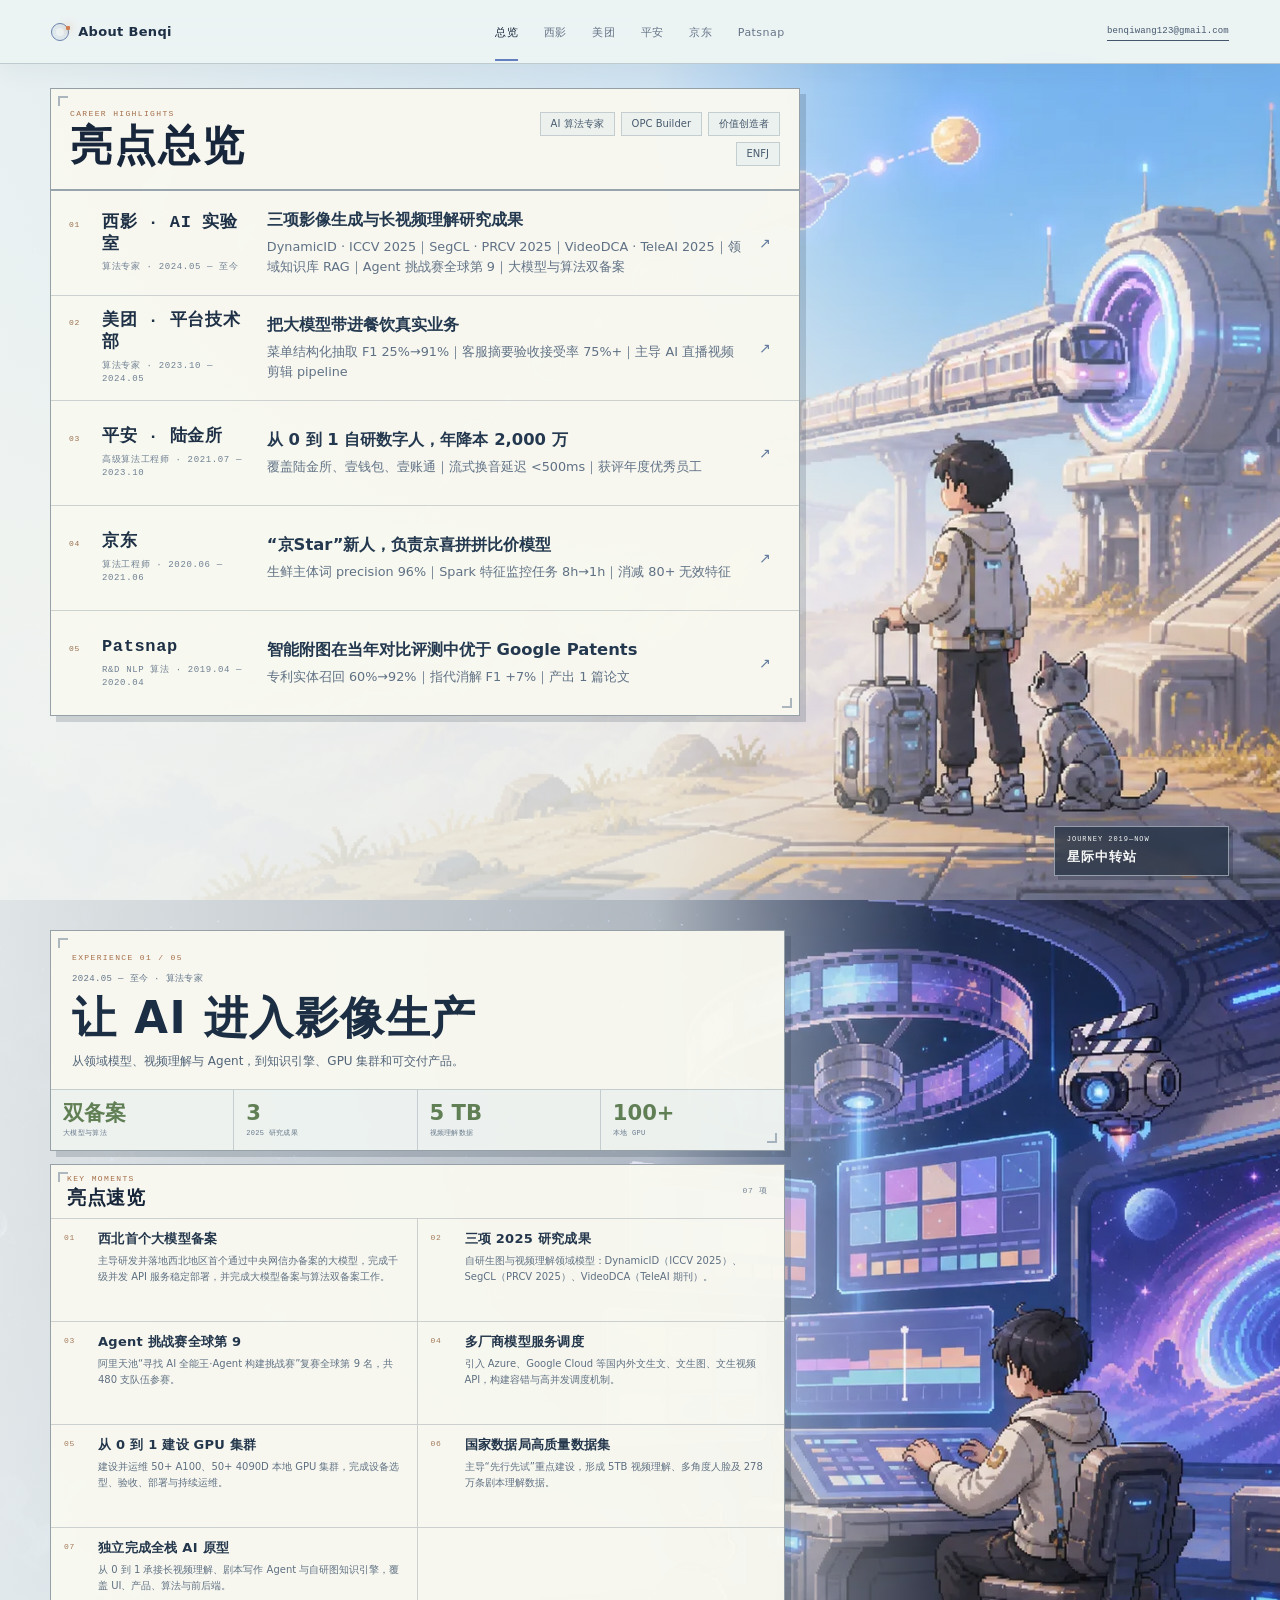
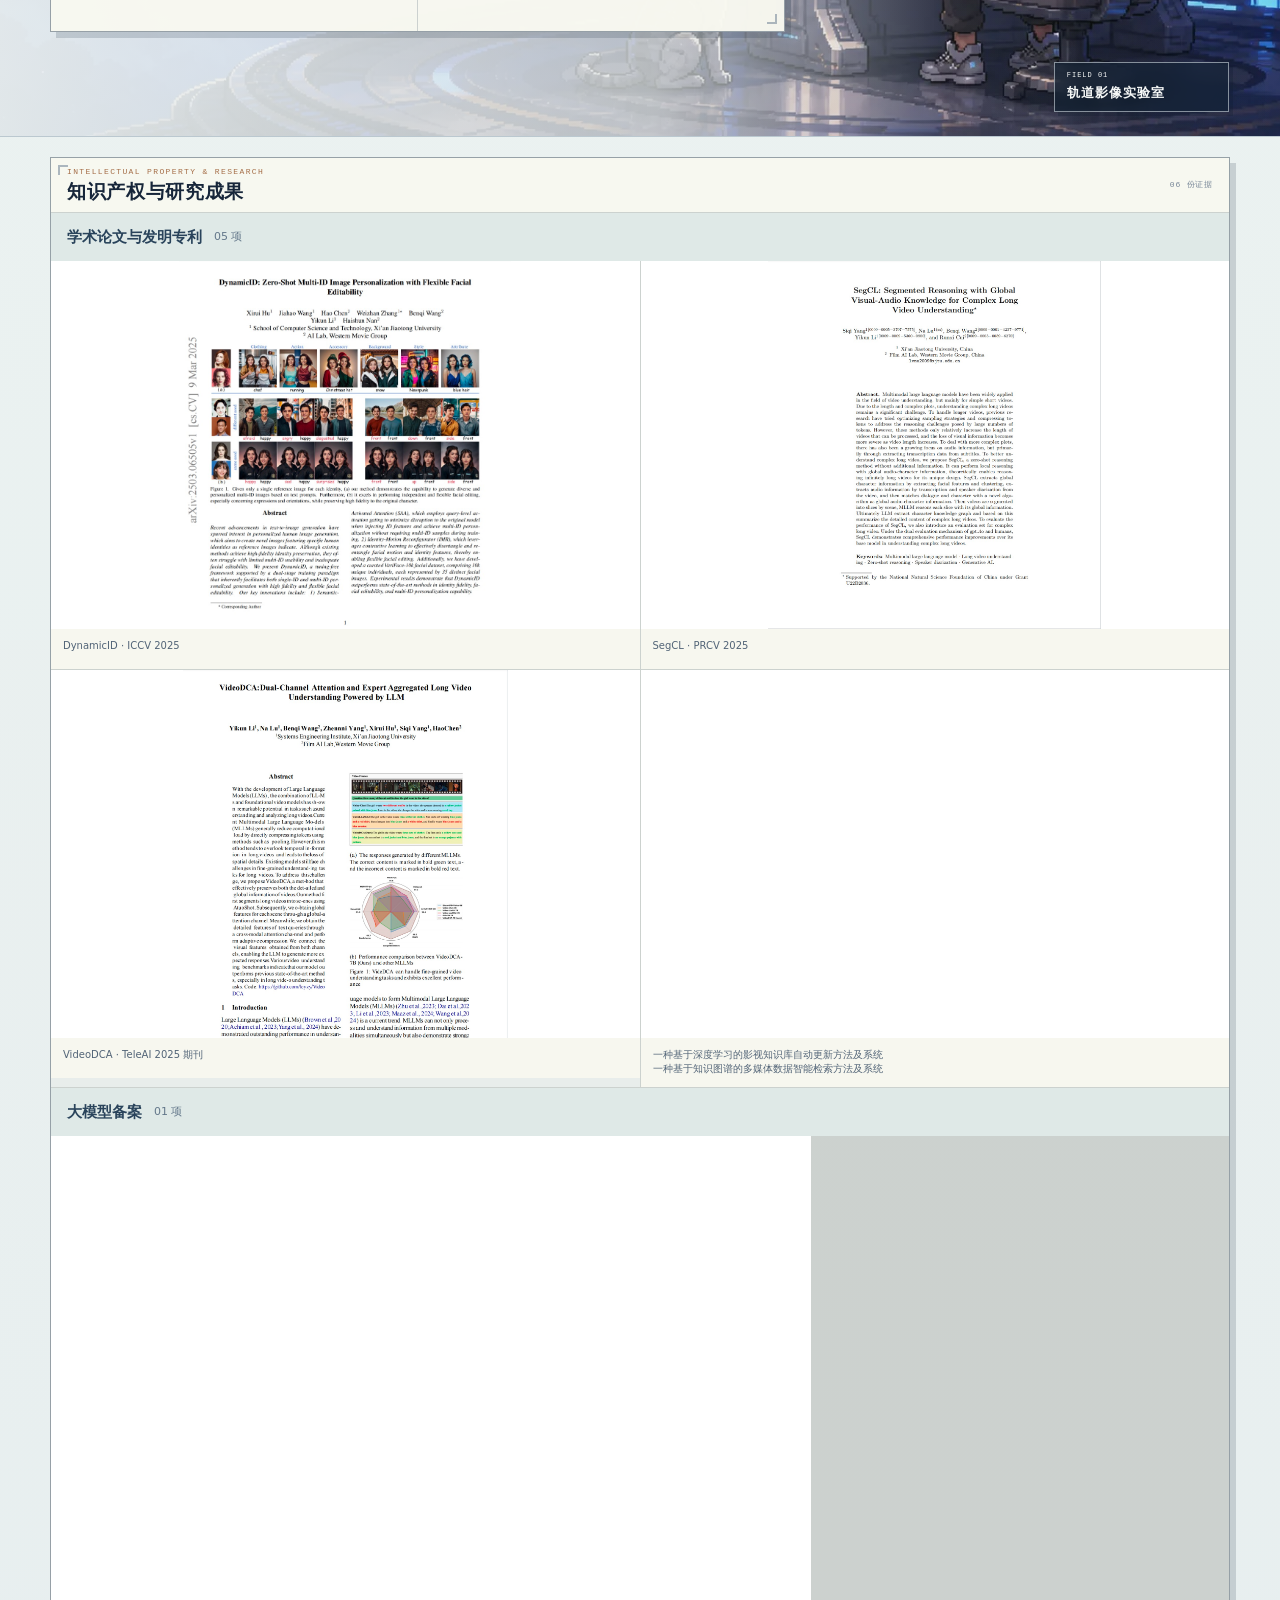
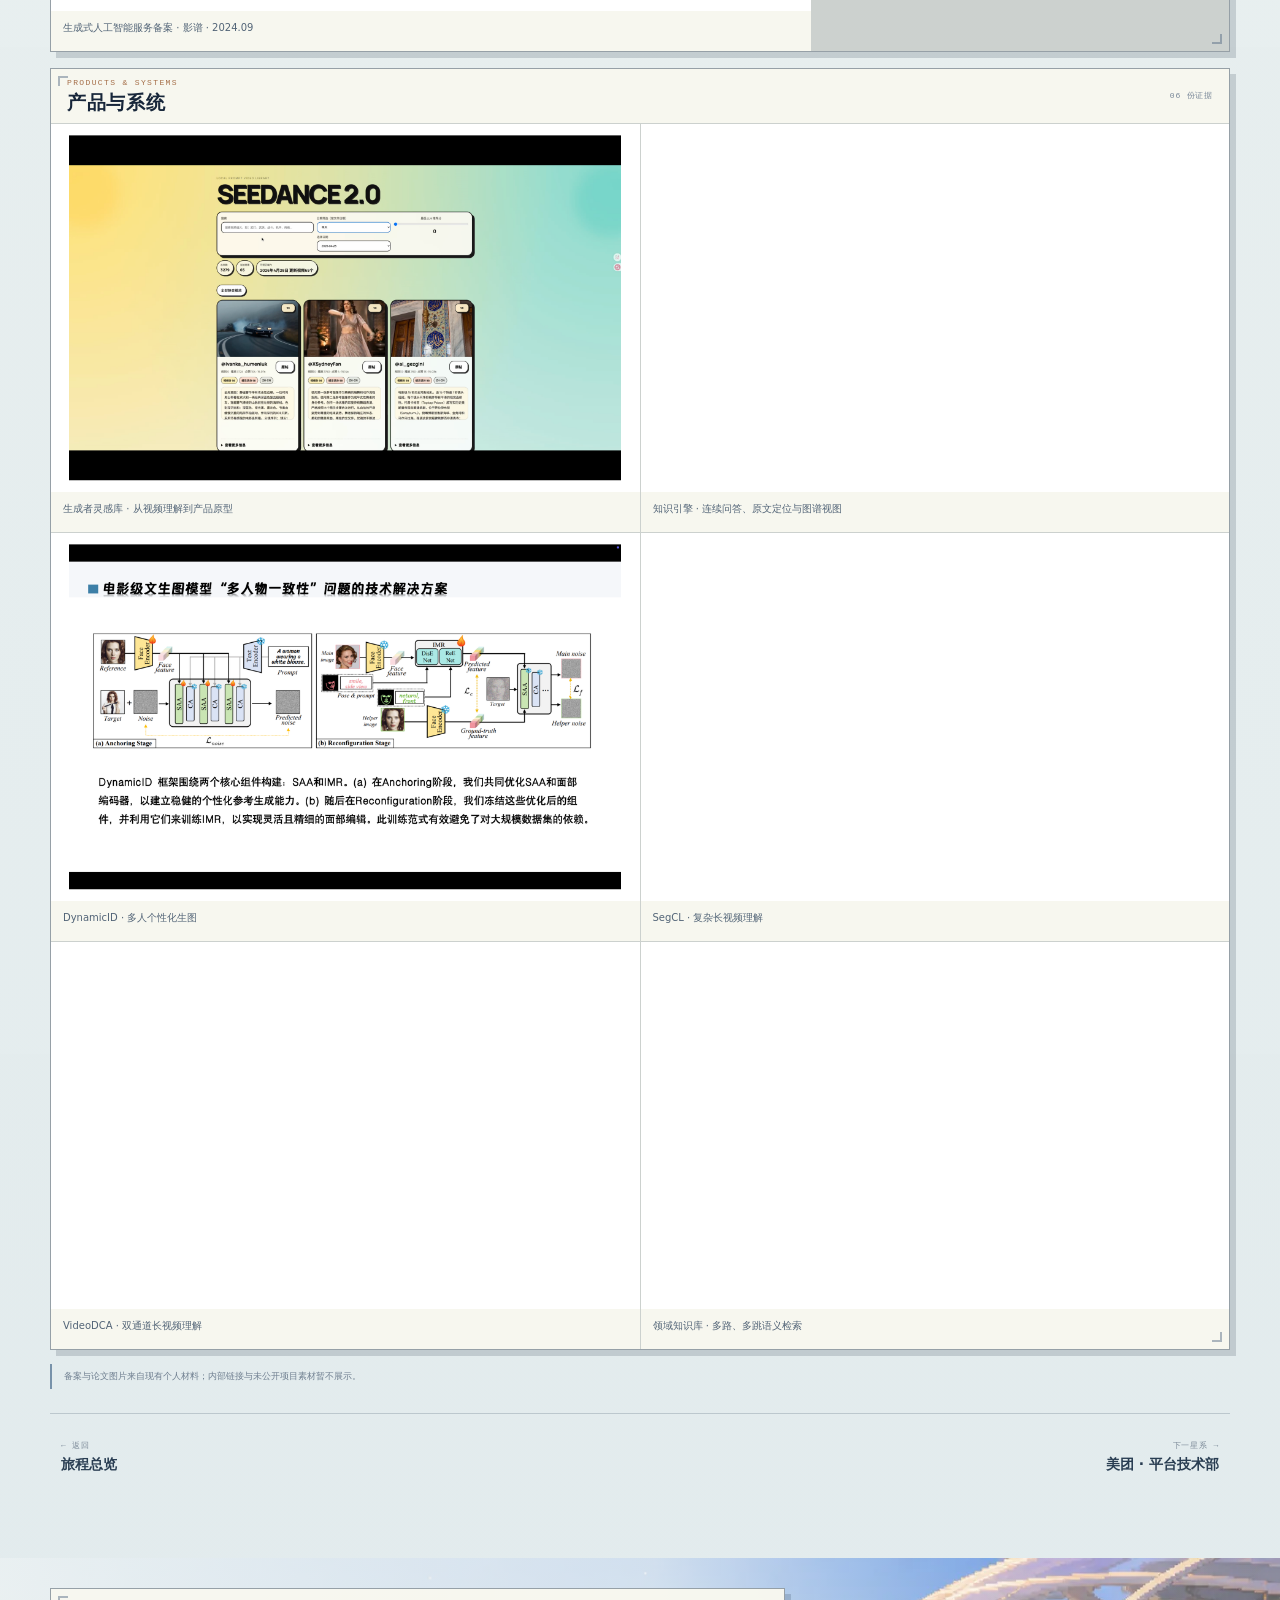
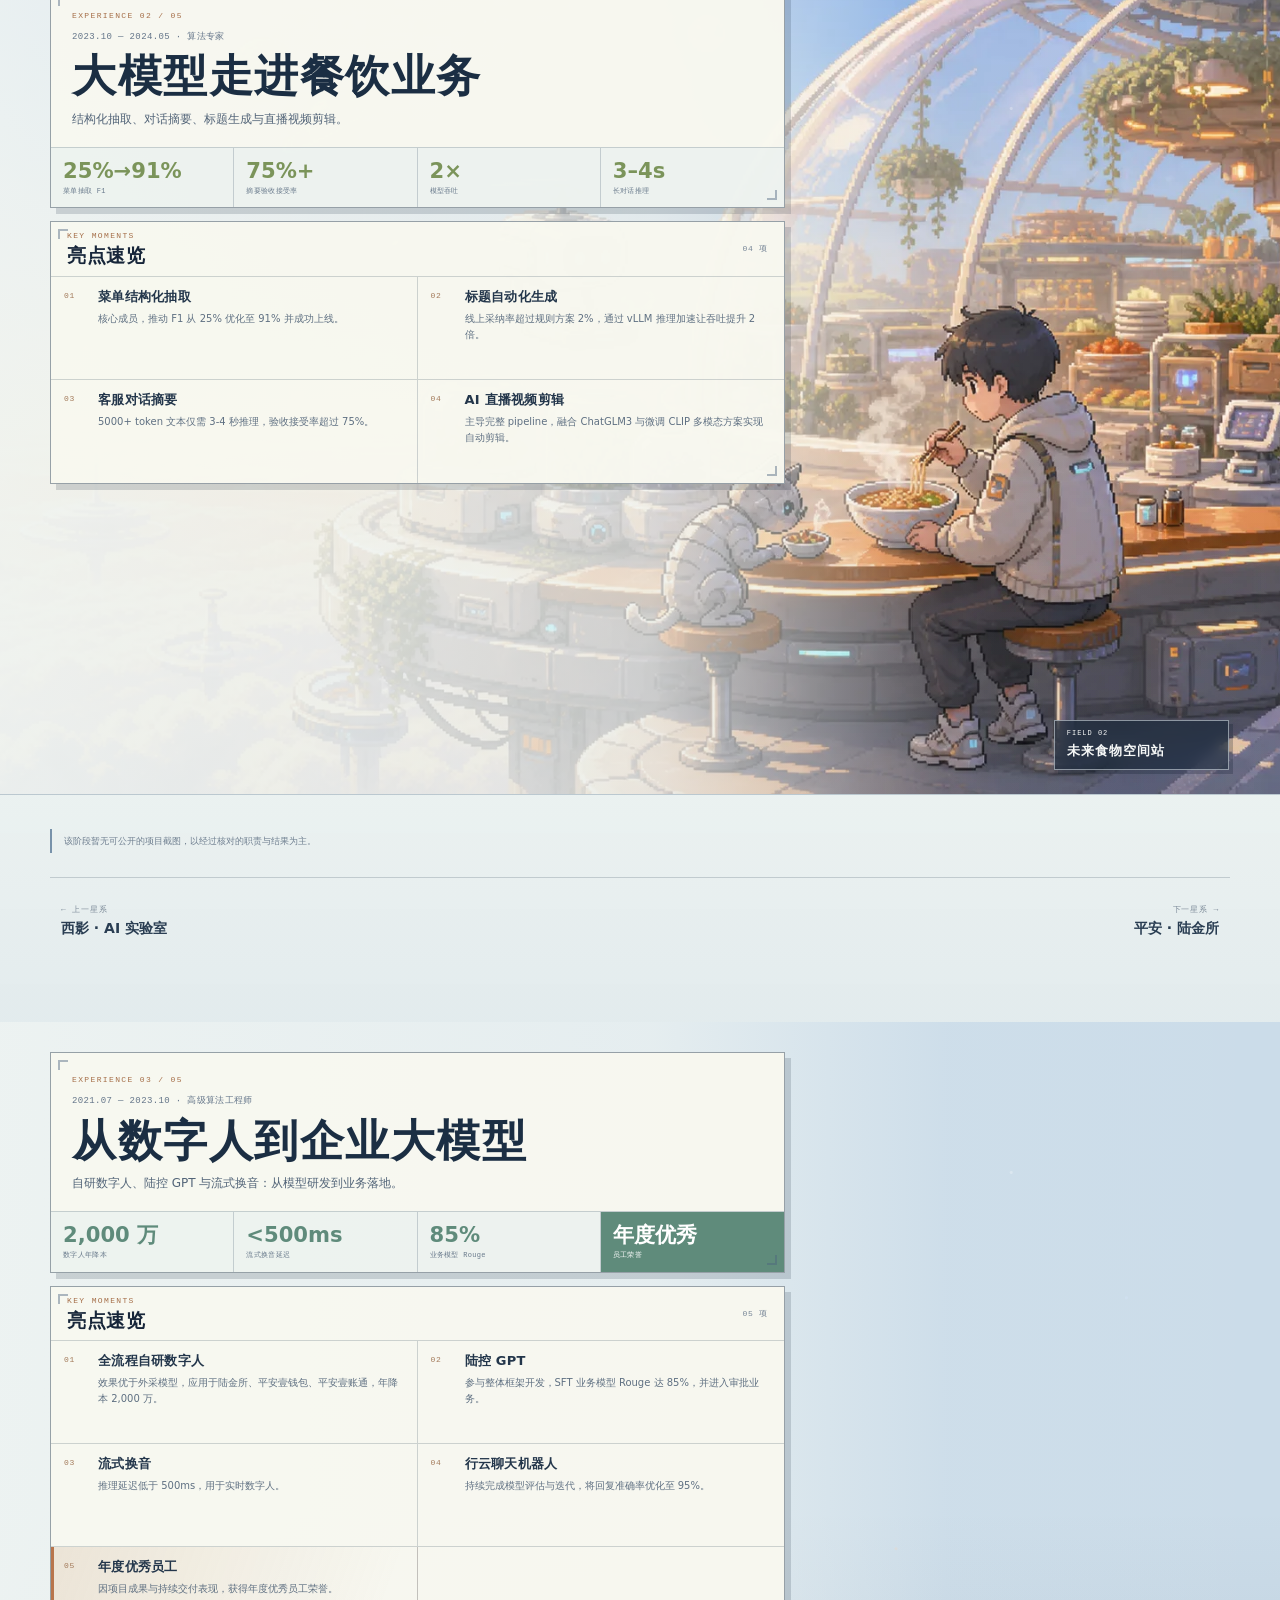
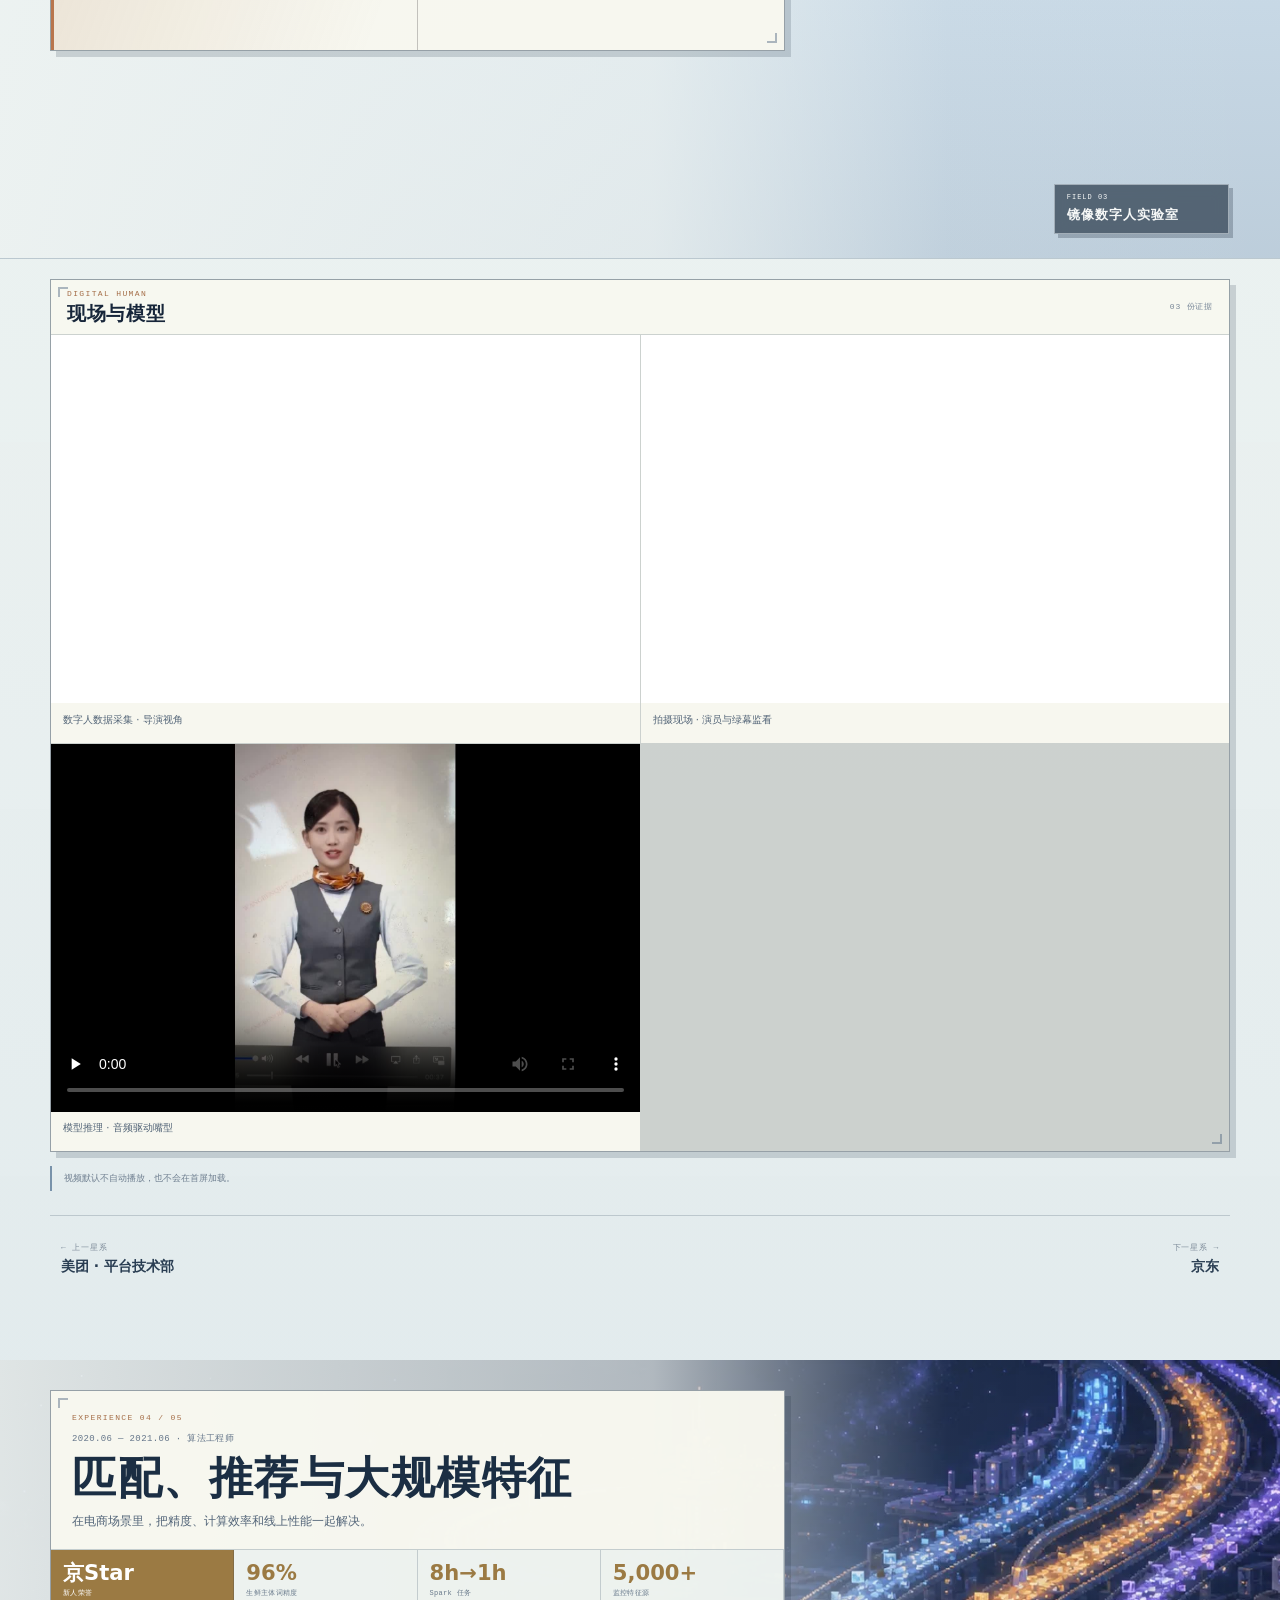
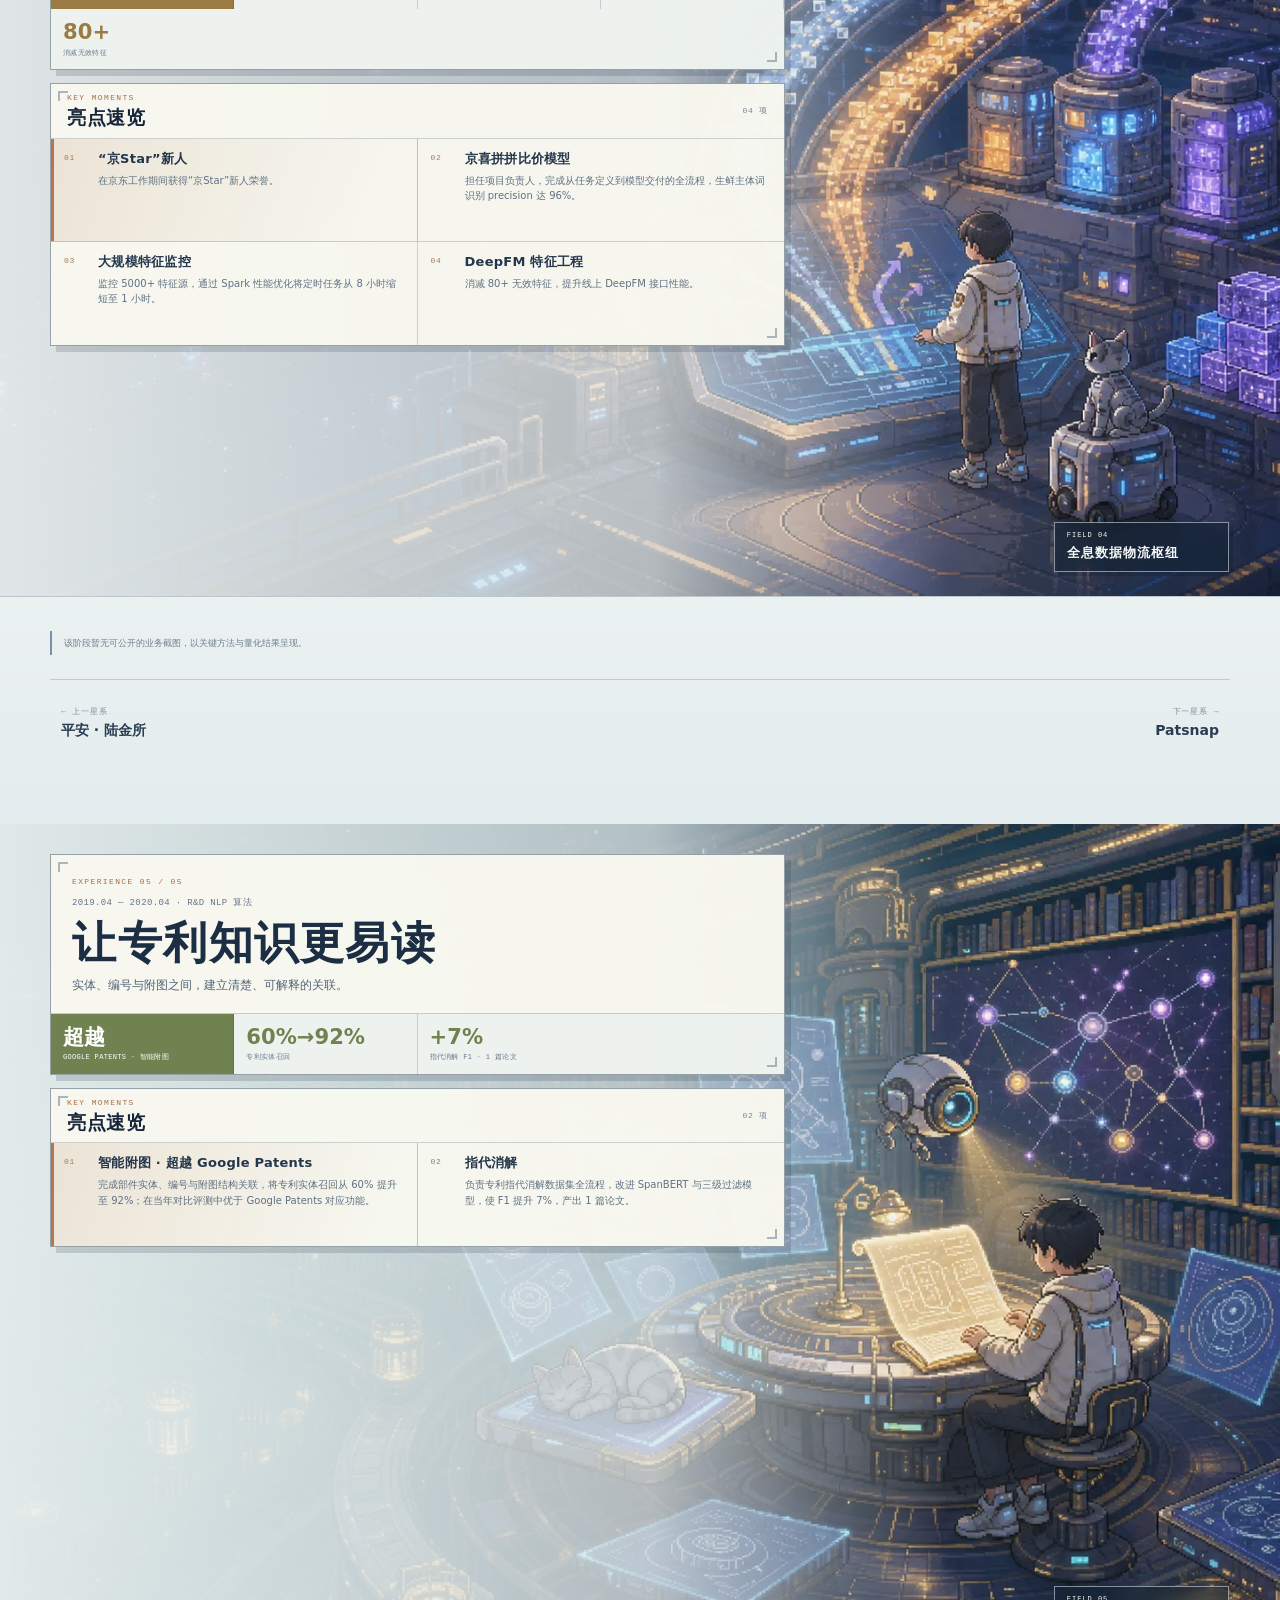
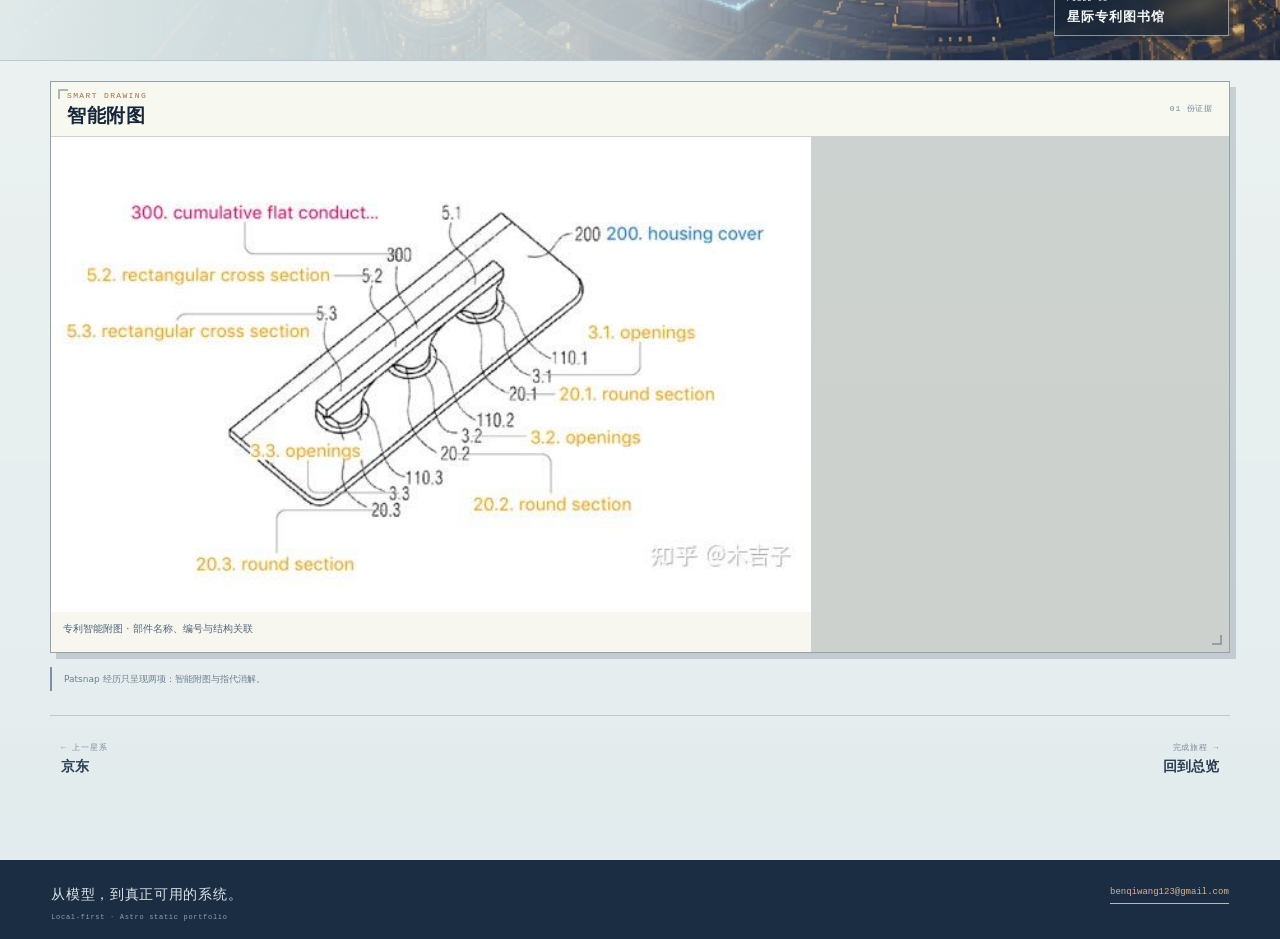
<file: index.html>
<!DOCTYPE html><html lang="zh-CN"> <head><meta charset="UTF-8"><meta name="viewport" content="width=device-width"><meta name="description" content="Benqi 的 AI 算法、产品构建与价值创造经历。"><meta name="theme-color" content="#dce9f3"><meta name="generator" content="Astro v5.18.2"><meta property="og:type" content="website"><meta property="og:title" content="Benqi｜AI 算法与产品实践"><meta property="og:description" content="Benqi 的 AI 算法、产品构建与价值创造经历。"><meta property="og:image" content="/art/home-02ca1697.webp"><meta name="twitter:card" content="summary_large_image"><meta name="twitter:title" content="Benqi｜AI 算法与产品实践"><meta name="twitter:description" content="Benqi 的 AI 算法、产品构建与价值创造经历。"><meta name="twitter:image" content="/art/home-02ca1697.webp"><link rel="icon" href="/favicon.svg"><title>本淇｜星际工作经历</title><link rel="stylesheet" href="/_astro/index.66VgeNl4.css"></head> <body class="journey-page"> <a class="skip-link" href="#content">跳到正文</a> <header class="topbar"> <a href="/#top" class="site-mark" data-journey-nav="home" aria-label="About Benqi，返回旅程总览"> <span class="site-orbit" aria-hidden="true"></span> <span>About Benqi</span> </a> <nav class="desktop-nav" aria-label="主导航"> <a class="nav-home active" data-journey-nav="home" href="/#top">总览</a> <a data-journey-nav="xfilm" href="/#xfilm"> 西影 </a><a data-journey-nav="meituan" href="/#meituan"> 美团 </a><a data-journey-nav="pingan" href="/#pingan"> 平安 </a><a data-journey-nav="jd" href="/#jd"> 京东 </a><a data-journey-nav="patsnap" href="/#patsnap"> Patsnap </a> </nav> <a class="mail-link" href="mailto:benqiwang123@gmail.com" aria-label="发送邮件">benqiwang123@gmail.com</a> <nav class="mobile-nav" aria-label="移动端章节导航"> <a class="active" data-journey-nav="home" href="/#top">总览</a> <a data-journey-nav="xfilm" href="/#xfilm"> 西影 </a><a data-journey-nav="meituan" href="/#meituan"> 美团 </a><a data-journey-nav="pingan" href="/#pingan"> 平安 </a><a data-journey-nav="jd" href="/#jd"> 京东 </a><a data-journey-nav="patsnap" href="/#patsnap"> Patsnap </a> </nav> </header> <main id="content">  <article class="portfolio-journey" data-journey-root data-initial-section> <section id="top" class="journey-intro journey-section" data-journey-section="home" aria-labelledby="highlights-title"> <figure class="home-scene"> <img src="/art/home-02ca1697.webp" alt="像素插画：星际算法旅人与机械猫站在环形列车前，准备沿五枚航标前往不同星系。" width="1672" height="941" loading="eager" decoding="async" fetchpriority="high"> <span class="scene-stars" aria-hidden="true"></span> <figcaption><span>JOURNEY 2019—NOW</span><b>星际中转站</b></figcaption> </figure> <div class="home-overview section-shell"> <section class="career-overview-panel pixel-panel"> <header class="career-overview-heading"> <div> <p>CAREER HIGHLIGHTS</p> <h1 id="highlights-title">亮点总览</h1> </div> <ul class="skill-tags" aria-label="我的标签"> <li>AI 算法专家</li><li>OPC Builder</li><li>价值创造者</li><li>ENFJ</li> </ul> </header> <ol class="career-overview-list"> <li> <a href="/#xfilm"> <span class="overview-company"> <span>01</span> <span class="overview-company-copy"> <b>西影 · AI 实验室</b> <small>算法专家 · 2024.05 — 至今</small> </span> </span> <span class="overview-copy"> <strong>三项影像生成与长视频理解研究成果</strong> <span>DynamicID · ICCV 2025｜SegCL · PRCV 2025｜VideoDCA · TeleAI 2025｜领域知识库 RAG｜Agent 挑战赛全球第 9｜大模型与算法双备案</span> </span> <span class="overview-arrow" aria-hidden="true">↗</span> </a> </li><li> <a href="/#meituan"> <span class="overview-company"> <span>02</span> <span class="overview-company-copy"> <b>美团 · 平台技术部</b> <small>算法专家 · 2023.10 — 2024.05</small> </span> </span> <span class="overview-copy"> <strong>把大模型带进餐饮真实业务</strong> <span>菜单结构化抽取 F1 25%→91%｜客服摘要验收接受率 75%+｜主导 AI 直播视频剪辑 pipeline</span> </span> <span class="overview-arrow" aria-hidden="true">↗</span> </a> </li><li> <a href="/#pingan"> <span class="overview-company"> <span>03</span> <span class="overview-company-copy"> <b>平安 · 陆金所</b> <small>高级算法工程师 · 2021.07 — 2023.10</small> </span> </span> <span class="overview-copy"> <strong>从 0 到 1 自研数字人，年降本 2,000 万</strong> <span>覆盖陆金所、壹钱包、壹账通｜流式换音延迟 &lt;500ms｜获评年度优秀员工</span> </span> <span class="overview-arrow" aria-hidden="true">↗</span> </a> </li><li> <a href="/#jd"> <span class="overview-company"> <span>04</span> <span class="overview-company-copy"> <b>京东</b> <small>算法工程师 · 2020.06 — 2021.06</small> </span> </span> <span class="overview-copy"> <strong>“京Star”新人，负责京喜拼拼比价模型</strong> <span>生鲜主体词 precision 96%｜Spark 特征监控任务 8h→1h｜消减 80+ 无效特征</span> </span> <span class="overview-arrow" aria-hidden="true">↗</span> </a> </li><li> <a href="/#patsnap"> <span class="overview-company"> <span>05</span> <span class="overview-company-copy"> <b>Patsnap</b> <small>R&amp;D NLP 算法 · 2019.04 — 2020.04</small> </span> </span> <span class="overview-copy"> <strong>智能附图在当年对比评测中优于 Google Patents</strong> <span>专利实体召回 60%→92%｜指代消解 F1 +7%｜产出 1 篇论文</span> </span> <span class="overview-arrow" aria-hidden="true">↗</span> </a> </li> </ol> </section> </div> </section> <section id="xfilm" class="experience-section journey-section" data-journey-section="xfilm" style="--page-accent:#617f55;--scene-position:76% center;--scene-position-mobile:75% center" aria-labelledby="xfilm-title"> <div class="experience-stage"> <figure class="scene-media"> <img src="/art/xfilm-ee9f83ce.webp" alt="像素插画：星际算法旅人在轨道影像实验室操作多块创作屏幕，机械猫在一旁观察。" width="1672" height="941" loading="lazy" decoding="async"> <span class="scene-stars" aria-hidden="true"></span> <figcaption> <span>FIELD 01</span> <b>轨道影像实验室</b> </figcaption> </figure> <div class="experience-overview section-shell"> <div class="experience-content-deck"> <header class="experience-summary pixel-panel"> <div class="experience-copy"> <p class="eyebrow">EXPERIENCE 01 / 05</p> <span class="experience-label">2024.05 — 至今 · 算法专家</span> <h2 id="xfilm-title">让 AI 进入影像生产</h2> <p class="experience-lede">从领域模型、视频理解与 Agent，到知识引擎、GPU 集群和可交付产品。</p> </div> <div class="experience-stats" aria-label="关键数据"> <div> <strong>双备案</strong> <span>大模型与算法</span> </div><div> <strong>3</strong> <span>2025 研究成果</span> </div><div> <strong>5 TB</strong> <span>视频理解数据</span> </div><div> <strong>100+</strong> <span>本地 GPU</span> </div> </div> </header> <section class="highlight-panel pixel-panel" aria-labelledby="xfilm-highlights"> <header class="compact-heading"> <div> <p>KEY MOMENTS</p> <h3 id="xfilm-highlights">亮点速览</h3> </div> <span>07 项</span> </header> <ol class="highlight-grid"> <li> <span>01</span> <div> <h4>西北首个大模型备案</h4> <p>主导研发并落地西北地区首个通过中央网信办备案的大模型，完成千级并发 API 服务稳定部署，并完成大模型备案与算法双备案工作。</p> </div> </li><li> <span>02</span> <div> <h4>三项 2025 研究成果</h4> <p>自研生图与视频理解领域模型：DynamicID（ICCV 2025）、SegCL（PRCV 2025）、VideoDCA（TeleAI 期刊）。</p> </div> </li><li> <span>03</span> <div> <h4>Agent 挑战赛全球第 9</h4> <p>阿里天池“寻找 AI 全能王·Agent 构建挑战赛”复赛全球第 9 名，共 480 支队伍参赛。</p> </div> </li><li> <span>04</span> <div> <h4>多厂商模型服务调度</h4> <p>引入 Azure、Google Cloud 等国内外文生文、文生图、文生视频 API，构建容错与高并发调度机制。</p> </div> </li><li> <span>05</span> <div> <h4>从 0 到 1 建设 GPU 集群</h4> <p>建设并运维 50+ A100、50+ 4090D 本地 GPU 集群，完成设备选型、验收、部署与持续运维。</p> </div> </li><li> <span>06</span> <div> <h4>国家数据局高质量数据集</h4> <p>主导“先行先试”重点建设，形成 5TB 视频理解、多角度人脸及 278 万条剧本理解数据。</p> </div> </li><li> <span>07</span> <div> <h4>独立完成全栈 AI 原型</h4> <p>从 0 到 1 承接长视频理解、剧本写作 Agent 与自研图知识引擎，覆盖 UI、产品、算法与前后端。</p> </div> </li> </ol> </section> </div> </div> </div> <div class="experience-evidence"> <div class="section-shell"> <section class="media-section pixel-panel" aria-labelledby="xfilm-media-0"> <header class="compact-heading"> <div> <p>Intellectual Property &amp; Research</p> <h3 id="xfilm-media-0">知识产权与研究成果</h3> </div> <span>06 份证据</span> </header> <div class="media-category"> <h4 class="media-category-heading" id="xfilm-media-0-category-0"> 学术论文与发明专利<span>05 项</span> </h4> <div class="media-grid"> <figure class="media-card contain"> <img src="/media/xfilm/dynamicid-iccv-2025.jpg" alt="DynamicID ICCV 2025 论文成果图" loading="eager" decoding="async"> <figcaption>DynamicID · ICCV 2025</figcaption> </figure><figure class="media-card contain"> <img src="/media/xfilm/segcl-prcv-2025.jpg" alt="SegCL PRCV 2025 论文成果图" loading="eager" decoding="async"> <figcaption>SegCL · PRCV 2025</figcaption> </figure><figure class="media-card contain"> <img src="/media/xfilm/videodca-teleai-2025.jpg" alt="VideoDCA TeleAI 2025 期刊成果图" loading="eager" decoding="async"> <figcaption>VideoDCA · TeleAI 2025 期刊</figcaption> </figure> <figure class="media-card paired-documents" id="xfilm-patents" aria-label="发明专利 · 2 项"> <div class="document-pair"> <a class="media-original-link" href="/media/xfilm/patent-film-knowledge-update-cn121350046b.png" target="_blank" rel="noopener noreferrer" aria-label="查看《一种基于深度学习的影视知识库自动更新方法及系统》证书原图（新标签页）"> <img src="/media/xfilm/patent-film-knowledge-update-cn121350046b.png" alt="发明专利证书：一种基于深度学习的影视知识库自动更新方法及系统" loading="lazy" decoding="async"> </a><a class="media-original-link" href="/media/xfilm/patent-knowledge-graph-search-cn121350282b.png" target="_blank" rel="noopener noreferrer" aria-label="查看《一种基于知识图谱的多媒体数据智能检索方法及系统》证书原图（新标签页）"> <img src="/media/xfilm/patent-knowledge-graph-search-cn121350282b.png" alt="发明专利证书：一种基于知识图谱的多媒体数据智能检索方法及系统" loading="lazy" decoding="async"> </a> </div> <figcaption><span>一种基于深度学习的影视知识库自动更新方法及系统</span><span>一种基于知识图谱的多媒体数据智能检索方法及系统</span></figcaption> </figure> </div> </div><div class="media-category"> <h4 class="media-category-heading" id="xfilm-media-0-category-1"> 大模型备案<span>01 项</span> </h4> <div class="media-grid single"> <figure class="media-card contain"> <img src="/media/xfilm/filing-yingpu-2024.jpg" alt="影谱生成式人工智能服务备案公告材料" loading="eager" decoding="async"> <figcaption>生成式人工智能服务备案 · 影谱 · 2024.09</figcaption> </figure>  </div> </div> </section><section class="media-section pixel-panel" aria-labelledby="xfilm-media-1"> <header class="compact-heading"> <div> <p>Products &amp; Systems</p> <h3 id="xfilm-media-1">产品与系统</h3> </div> <span>06 份证据</span> </header> <div>  <div class="media-grid"> <figure class="media-card contain"> <img src="/media/xfilm/video-wall.png" alt="生成者灵感库视频墙应用界面" loading="lazy" decoding="async"> <figcaption>生成者灵感库 · 从视频理解到产品原型</figcaption> </figure><figure class="media-card contain"> <img src="/media/xfilm/knowledge-app.png" alt="AI 知识引擎应用界面" loading="lazy" decoding="async"> <figcaption>知识引擎 · 连续问答、原文定位与图谱视图</figcaption> </figure><figure class="media-card contain"> <img src="/media/xfilm/dynamicid.png" alt="DynamicID 模型架构图" loading="lazy" decoding="async"> <figcaption>DynamicID · 多人个性化生图</figcaption> </figure><figure class="media-card contain"> <img src="/media/xfilm/segcl.png" alt="SegCL 视频理解架构图" loading="lazy" decoding="async"> <figcaption>SegCL · 复杂长视频理解</figcaption> </figure><figure class="media-card contain"> <img src="/media/xfilm/videodca.png" alt="VideoDCA 模型架构图" loading="lazy" decoding="async"> <figcaption>VideoDCA · 双通道长视频理解</figcaption> </figure><figure class="media-card contain"> <img src="/media/xfilm/knowledge-rag.png" alt="知识库 RAG 架构图" loading="lazy" decoding="async"> <figcaption>领域知识库 · 多路、多跳语义检索</figcaption> </figure>  </div> </div> </section> <aside class="evidence-note">备案与论文图片来自现有个人材料；内部链接与未公开项目素材暂不展示。</aside> <nav class="page-switcher" aria-label="轨道影像实验室章节导航"> <a class="previous" href="/#top"> <span>← 返回</span><b>旅程总览</b> </a> <a class="next" href="/#meituan"> <span>下一星系 →</span><b>美团 · 平台技术部</b> </a> </nav> </div> </div> </section><section id="meituan" class="experience-section journey-section" data-journey-section="meituan" style="--page-accent:#7b945a;--scene-position:78% center;--scene-position-mobile:76% center" aria-labelledby="meituan-title"> <div class="experience-stage"> <figure class="scene-media"> <img src="/art/meituan-61b2670e.webp" alt="像素插画：星际算法旅人在未来食物空间站品尝餐食，机械猫探向自己的小碗。" width="1672" height="941" loading="lazy" decoding="async"> <span class="scene-stars" aria-hidden="true"></span> <figcaption> <span>FIELD 02</span> <b>未来食物空间站</b> </figcaption> </figure> <div class="experience-overview section-shell"> <div class="experience-content-deck"> <header class="experience-summary pixel-panel"> <div class="experience-copy"> <p class="eyebrow">EXPERIENCE 02 / 05</p> <span class="experience-label">2023.10 — 2024.05 · 算法专家</span> <h2 id="meituan-title">大模型走进餐饮业务</h2> <p class="experience-lede">结构化抽取、对话摘要、标题生成与直播视频剪辑。</p> </div> <div class="experience-stats" aria-label="关键数据"> <div> <strong>25%→91%</strong> <span>菜单抽取 F1</span> </div><div> <strong>75%+</strong> <span>摘要验收接受率</span> </div><div> <strong>2×</strong> <span>模型吞吐</span> </div><div> <strong>3–4s</strong> <span>长对话推理</span> </div> </div> </header> <section class="highlight-panel pixel-panel" aria-labelledby="meituan-highlights"> <header class="compact-heading"> <div> <p>KEY MOMENTS</p> <h3 id="meituan-highlights">亮点速览</h3> </div> <span>04 项</span> </header> <ol class="highlight-grid"> <li> <span>01</span> <div> <h4>菜单结构化抽取</h4> <p>核心成员，推动 F1 从 25% 优化至 91% 并成功上线。</p> </div> </li><li> <span>02</span> <div> <h4>标题自动化生成</h4> <p>线上采纳率超过规则方案 2%，通过 vLLM 推理加速让吞吐提升 2 倍。</p> </div> </li><li> <span>03</span> <div> <h4>客服对话摘要</h4> <p>5000+ token 文本仅需 3-4 秒推理，验收接受率超过 75%。</p> </div> </li><li> <span>04</span> <div> <h4>AI 直播视频剪辑</h4> <p>主导完整 pipeline，融合 ChatGLM3 与微调 CLIP 多模态方案实现自动剪辑。</p> </div> </li> </ol> </section> </div> </div> </div> <div class="experience-evidence"> <div class="section-shell">  <aside class="evidence-note">该阶段暂无可公开的项目截图，以经过核对的职责与结果为主。</aside> <nav class="page-switcher" aria-label="未来食物空间站章节导航"> <a class="previous" href="/#xfilm"> <span>← 上一星系</span><b>西影 · AI 实验室</b> </a> <a class="next" href="/#pingan"> <span>下一星系 →</span><b>平安 · 陆金所</b> </a> </nav> </div> </div> </section><section id="pingan" class="experience-section journey-section" data-journey-section="pingan" style="--page-accent:#5f8b7b;--scene-position:79% center;--scene-position-mobile:76% center" aria-labelledby="pingan-title"> <div class="experience-stage"> <figure class="scene-media"> <img src="/art/pingan-f9a6052d.webp" alt="像素插画：星际算法旅人在镜像实验室开发数字人，机械猫注视自己的全息镜像。" width="1672" height="941" loading="lazy" decoding="async"> <span class="scene-stars" aria-hidden="true"></span> <figcaption> <span>FIELD 03</span> <b>镜像数字人实验室</b> </figcaption> </figure> <div class="experience-overview section-shell"> <div class="experience-content-deck"> <header class="experience-summary pixel-panel"> <div class="experience-copy"> <p class="eyebrow">EXPERIENCE 03 / 05</p> <span class="experience-label">2021.07 — 2023.10 · 高级算法工程师</span> <h2 id="pingan-title">从数字人到企业大模型</h2> <p class="experience-lede">自研数字人、陆控 GPT 与流式换音：从模型研发到业务落地。</p> </div> <div class="experience-stats" aria-label="关键数据"> <div> <strong>2,000 万</strong> <span>数字人年降本</span> </div><div> <strong>&lt;500ms</strong> <span>流式换音延迟</span> </div><div> <strong>85%</strong> <span>业务模型 Rouge</span> </div><div class="emphasis"> <strong>年度优秀</strong> <span>员工荣誉</span> </div> </div> </header> <section class="highlight-panel pixel-panel" aria-labelledby="pingan-highlights"> <header class="compact-heading"> <div> <p>KEY MOMENTS</p> <h3 id="pingan-highlights">亮点速览</h3> </div> <span>05 项</span> </header> <ol class="highlight-grid"> <li> <span>01</span> <div> <h4>全流程自研数字人</h4> <p>效果优于外采模型，应用于陆金所、平安壹钱包、平安壹账通，年降本 2,000 万。</p> </div> </li><li> <span>02</span> <div> <h4>陆控 GPT</h4> <p>参与整体框架开发，SFT 业务模型 Rouge 达 85%，并进入审批业务。</p> </div> </li><li> <span>03</span> <div> <h4>流式换音</h4> <p>推理延迟低于 500ms，用于实时数字人。</p> </div> </li><li> <span>04</span> <div> <h4>行云聊天机器人</h4> <p>持续完成模型评估与迭代，将回复准确率优化至 95%。</p> </div> </li><li class="emphasis"> <span>05</span> <div> <h4>年度优秀员工</h4> <p>因项目成果与持续交付表现，获得年度优秀员工荣誉。</p> </div> </li> </ol> </section> </div> </div> </div> <div class="experience-evidence"> <div class="section-shell"> <section class="media-section pixel-panel" aria-labelledby="pingan-media-0"> <header class="compact-heading"> <div> <p>Digital Human</p> <h3 id="pingan-media-0">现场与模型</h3> </div> <span>03 份证据</span> </header> <div>  <div class="media-grid"> <figure class="media-card contain"> <img src="/media/pingan/shoot-director.jpg" alt="数字人现场拍摄导演视角" loading="eager" decoding="async"> <figcaption>数字人数据采集 · 导演视角</figcaption> </figure><figure class="media-card contain"> <img src="/media/pingan/shoot-monitor.jpg" alt="数字人拍摄现场监看画面" loading="eager" decoding="async"> <figcaption>拍摄现场 · 演员与绿幕监看</figcaption> </figure><figure class="media-card focus-upper"> <video controls preload="none" poster="/media/pingan/digital-human-cover.jpg" playsinline aria-label="音频驱动嘴型模型效果演示"> <source src="/media/pingan/digital-human-demo.mp4" type="video/mp4">
您的浏览器不支持视频播放。
</video> <figcaption>模型推理 · 音频驱动嘴型</figcaption> </figure>  </div> </div> </section> <aside class="evidence-note">视频默认不自动播放，也不会在首屏加载。</aside> <nav class="page-switcher" aria-label="镜像数字人实验室章节导航"> <a class="previous" href="/#meituan"> <span>← 上一星系</span><b>美团 · 平台技术部</b> </a> <a class="next" href="/#jd"> <span>下一星系 →</span><b>京东</b> </a> </nav> </div> </div> </section><section id="jd" class="experience-section journey-section" data-journey-section="jd" style="--page-accent:#9b7a43;--scene-position:80% center;--scene-position-mobile:78% center" aria-labelledby="jd-title"> <div class="experience-stage"> <figure class="scene-media"> <img src="/art/jd-b56f42d9.webp" alt="像素插画：星际算法旅人在全息数据枢纽调度三条数据流，机械猫乘坐数据小车。" width="1672" height="941" loading="lazy" decoding="async"> <span class="scene-stars" aria-hidden="true"></span> <figcaption> <span>FIELD 04</span> <b>全息数据物流枢纽</b> </figcaption> </figure> <div class="experience-overview section-shell"> <div class="experience-content-deck"> <header class="experience-summary pixel-panel"> <div class="experience-copy"> <p class="eyebrow">EXPERIENCE 04 / 05</p> <span class="experience-label">2020.06 — 2021.06 · 算法工程师</span> <h2 id="jd-title">匹配、推荐与大规模特征</h2> <p class="experience-lede">在电商场景里，把精度、计算效率和线上性能一起解决。</p> </div> <div class="experience-stats" aria-label="关键数据"> <div class="emphasis"> <strong>京Star</strong> <span>新人荣誉</span> </div><div> <strong>96%</strong> <span>生鲜主体词精度</span> </div><div> <strong>8h→1h</strong> <span>Spark 任务</span> </div><div> <strong>5,000+</strong> <span>监控特征源</span> </div><div> <strong>80+</strong> <span>消减无效特征</span> </div> </div> </header> <section class="highlight-panel pixel-panel" aria-labelledby="jd-highlights"> <header class="compact-heading"> <div> <p>KEY MOMENTS</p> <h3 id="jd-highlights">亮点速览</h3> </div> <span>04 项</span> </header> <ol class="highlight-grid"> <li class="emphasis"> <span>01</span> <div> <h4>“京Star”新人</h4> <p>在京东工作期间获得“京Star”新人荣誉。</p> </div> </li><li> <span>02</span> <div> <h4>京喜拼拼比价模型</h4> <p>担任项目负责人，完成从任务定义到模型交付的全流程，生鲜主体词识别 precision 达 96%。</p> </div> </li><li> <span>03</span> <div> <h4>大规模特征监控</h4> <p>监控 5000+ 特征源，通过 Spark 性能优化将定时任务从 8 小时缩短至 1 小时。</p> </div> </li><li> <span>04</span> <div> <h4>DeepFM 特征工程</h4> <p>消减 80+ 无效特征，提升线上 DeepFM 接口性能。</p> </div> </li> </ol> </section> </div> </div> </div> <div class="experience-evidence"> <div class="section-shell">  <aside class="evidence-note">该阶段暂无可公开的业务截图，以关键方法与量化结果呈现。</aside> <nav class="page-switcher" aria-label="全息数据物流枢纽章节导航"> <a class="previous" href="/#pingan"> <span>← 上一星系</span><b>平安 · 陆金所</b> </a> <a class="next" href="/#patsnap"> <span>下一星系 →</span><b>Patsnap</b> </a> </nav> </div> </div> </section><section id="patsnap" class="experience-section journey-section" data-journey-section="patsnap" style="--page-accent:#718251;--scene-position:79% center;--scene-position-mobile:76% center" aria-labelledby="patsnap-title"> <div class="experience-stage"> <figure class="scene-media"> <img src="/art/patsnap-aebcb5ea.webp" alt="像素插画：星际算法旅人在环形专利图书馆研究发光附图，机械猫睡在悬浮书页上。" width="1672" height="941" loading="lazy" decoding="async"> <span class="scene-stars" aria-hidden="true"></span> <figcaption> <span>FIELD 05</span> <b>星际专利图书馆</b> </figcaption> </figure> <div class="experience-overview section-shell"> <div class="experience-content-deck"> <header class="experience-summary pixel-panel"> <div class="experience-copy"> <p class="eyebrow">EXPERIENCE 05 / 05</p> <span class="experience-label">2019.04 — 2020.04 · R&amp;D NLP 算法</span> <h2 id="patsnap-title">让专利知识更易读</h2> <p class="experience-lede">实体、编号与附图之间，建立清楚、可解释的关联。</p> </div> <div class="experience-stats" aria-label="关键数据"> <div class="emphasis"> <strong>超越</strong> <span>GOOGLE PATENTS · 智能附图</span> </div><div> <strong>60%→92%</strong> <span>专利实体召回</span> </div><div> <strong>+7%</strong> <span>指代消解 F1 · 1 篇论文</span> </div> </div> </header> <section class="highlight-panel pixel-panel" aria-labelledby="patsnap-highlights"> <header class="compact-heading"> <div> <p>KEY MOMENTS</p> <h3 id="patsnap-highlights">亮点速览</h3> </div> <span>02 项</span> </header> <ol class="highlight-grid"> <li class="emphasis"> <span>01</span> <div> <h4>智能附图 · 超越 Google Patents</h4> <p>完成部件实体、编号与附图结构关联，将专利实体召回从 60% 提升至 92%；在当年对比评测中优于 Google Patents 对应功能。</p> </div> </li><li> <span>02</span> <div> <h4>指代消解</h4> <p>负责专利指代消解数据集全流程，改进 SpanBERT 与三级过滤模型，使 F1 提升 7%，产出 1 篇论文。</p> </div> </li> </ol> </section> </div> </div> </div> <div class="experience-evidence"> <div class="section-shell"> <section class="media-section pixel-panel" aria-labelledby="patsnap-media-0"> <header class="compact-heading"> <div> <p>Smart Drawing</p> <h3 id="patsnap-media-0">智能附图</h3> </div> <span>01 份证据</span> </header> <div>  <div class="media-grid single"> <figure class="media-card contain"> <img src="/media/patsnap/smart-drawing.png" alt="专利智能附图中的部件实体关联示例" loading="eager" decoding="async"> <figcaption>专利智能附图 · 部件名称、编号与结构关联</figcaption> </figure>  </div> </div> </section> <aside class="evidence-note">Patsnap 经历只呈现两项：智能附图与指代消解。</aside> <nav class="page-switcher" aria-label="星际专利图书馆章节导航"> <a class="previous" href="/#jd"> <span>← 上一星系</span><b>京东</b> </a> <a class="next" href="/#top"> <span>完成旅程 →</span><b>回到总览</b> </a> </nav> </div> </div> </section> </article>  </main> <footer class="site-footer"> <p>从模型，到真正可用的系统。</p> <a href="mailto:benqiwang123@gmail.com">benqiwang123@gmail.com</a> <small>Local-first · Astro static portfolio</small> </footer> <script>
      (() => {
        const journey = document.querySelector('[data-journey-root]');
        if (!journey) return;

        const initialSection = journey.getAttribute('data-initial-section');
        const navLinks = [...document.querySelectorAll('[data-journey-nav]')];
        const sections = [...document.querySelectorAll('[data-journey-section]')];

        const activate = (slug, updateUrl = true) => {
          navLinks.forEach((link) => {
            const current = link.getAttribute('data-journey-nav') === slug;
            link.classList.toggle('active', current);
            if (current) link.setAttribute('aria-current', 'location');
            else link.removeAttribute('aria-current');
          });

          if (!updateUrl) return;
          const nextUrl = slug === 'home' ? '/' : `/#${slug}`;
          if (`${location.pathname}${location.hash}` !== nextUrl) {
            history.replaceState(history.state, '', nextUrl);
          }
        };

        const requestedSection = initialSection || location.hash.slice(1);
        if (requestedSection) {
          if (initialSection) history.replaceState(history.state, '', `/#${initialSection}`);
          requestAnimationFrame(() => requestAnimationFrame(() => {
            document.getElementById(requestedSection)?.scrollIntoView({ block: 'start', behavior: 'instant' });
          }));
        }

        const syncActiveSection = () => {
          const marker = Math.min(innerHeight * .34, 320) + 8;
          let current = sections[0];
          sections.forEach((section) => {
            if (section.getBoundingClientRect().top <= marker) current = section;
          });
          activate(current?.getAttribute('data-journey-section') || 'home');
        };

        let ticking = false;
        const requestSync = () => {
          if (ticking) return;
          ticking = true;
          requestAnimationFrame(() => {
            syncActiveSection();
            ticking = false;
          });
        };

        const observer = new IntersectionObserver(() => {
          requestSync();
        }, {
          rootMargin: '-18% 0px -58% 0px',
          threshold: [0, .05, .2]
        });

        sections.forEach((section) => observer.observe(section));
        window.addEventListener('scroll', requestSync, { passive: true });
        window.addEventListener('resize', requestSync, { passive: true });
        activate(requestedSection || 'home', false);
      })();
    </script> </body> </html>
</file>
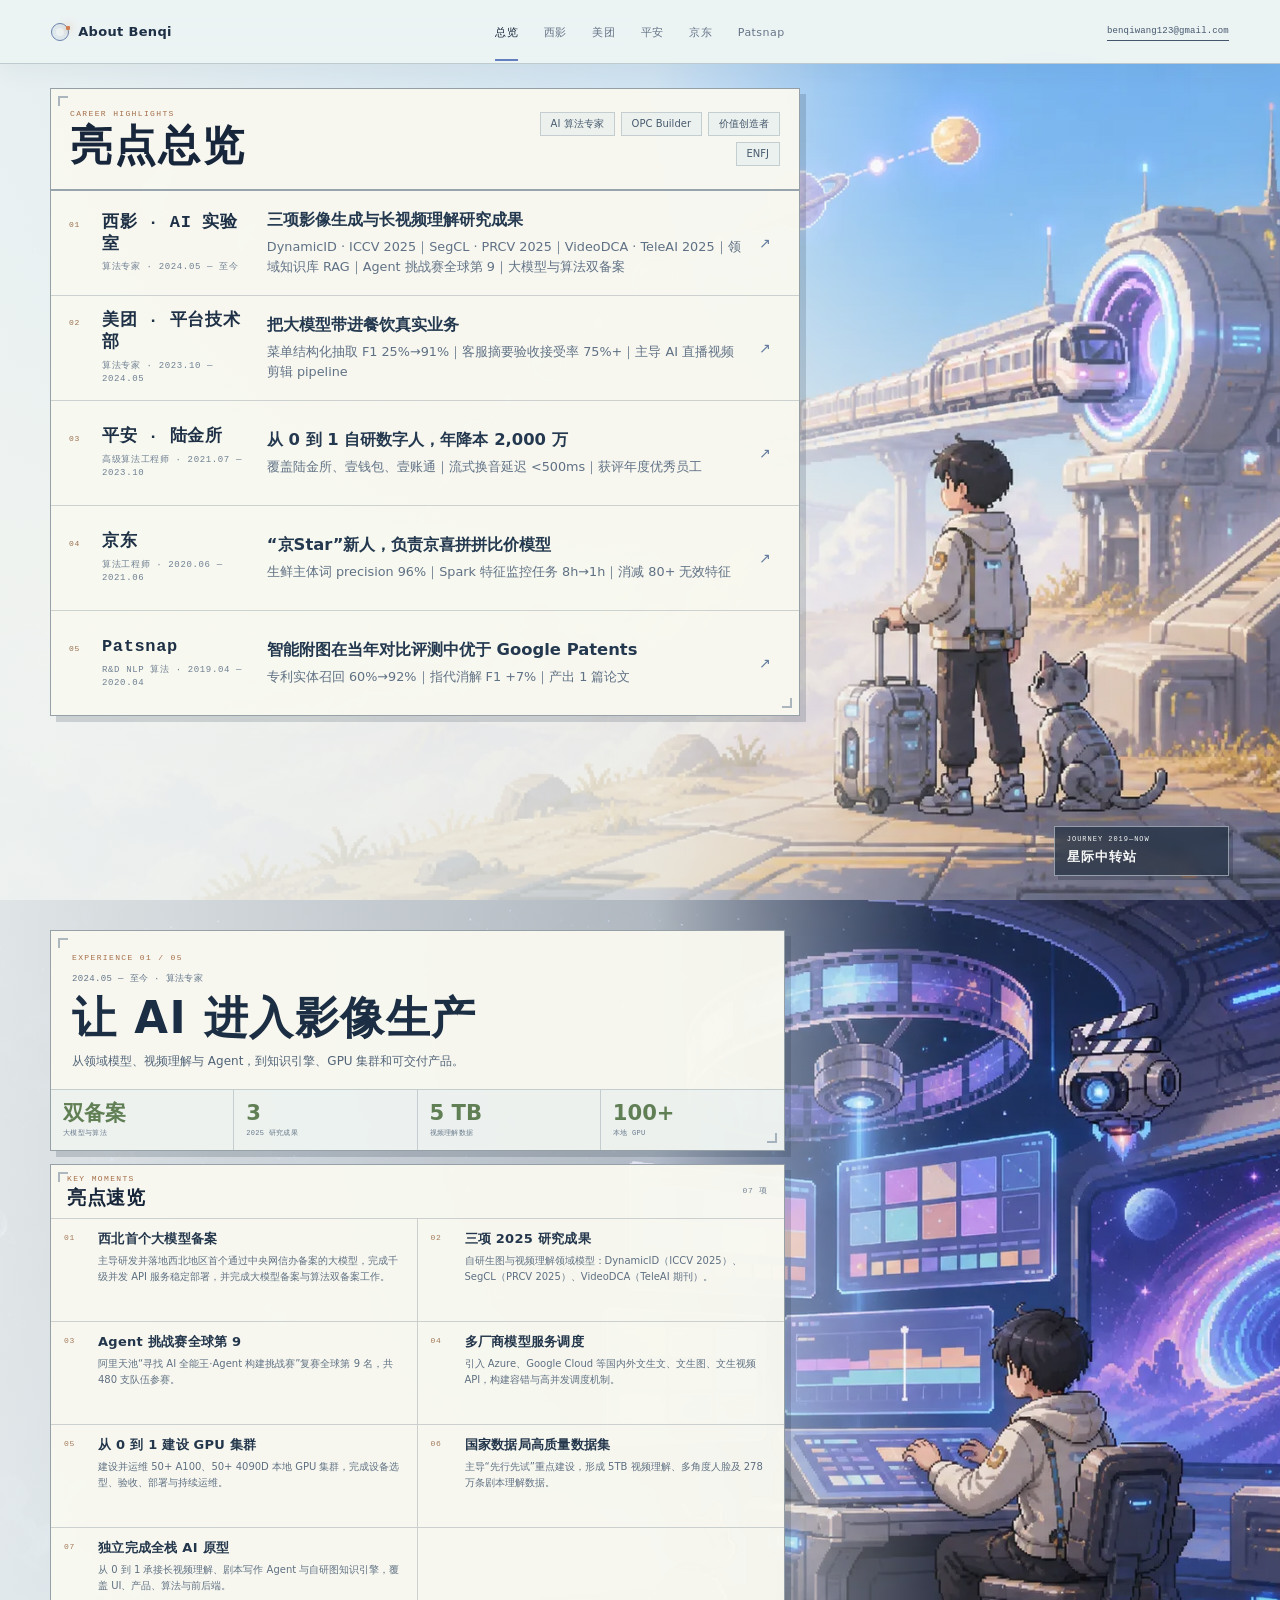
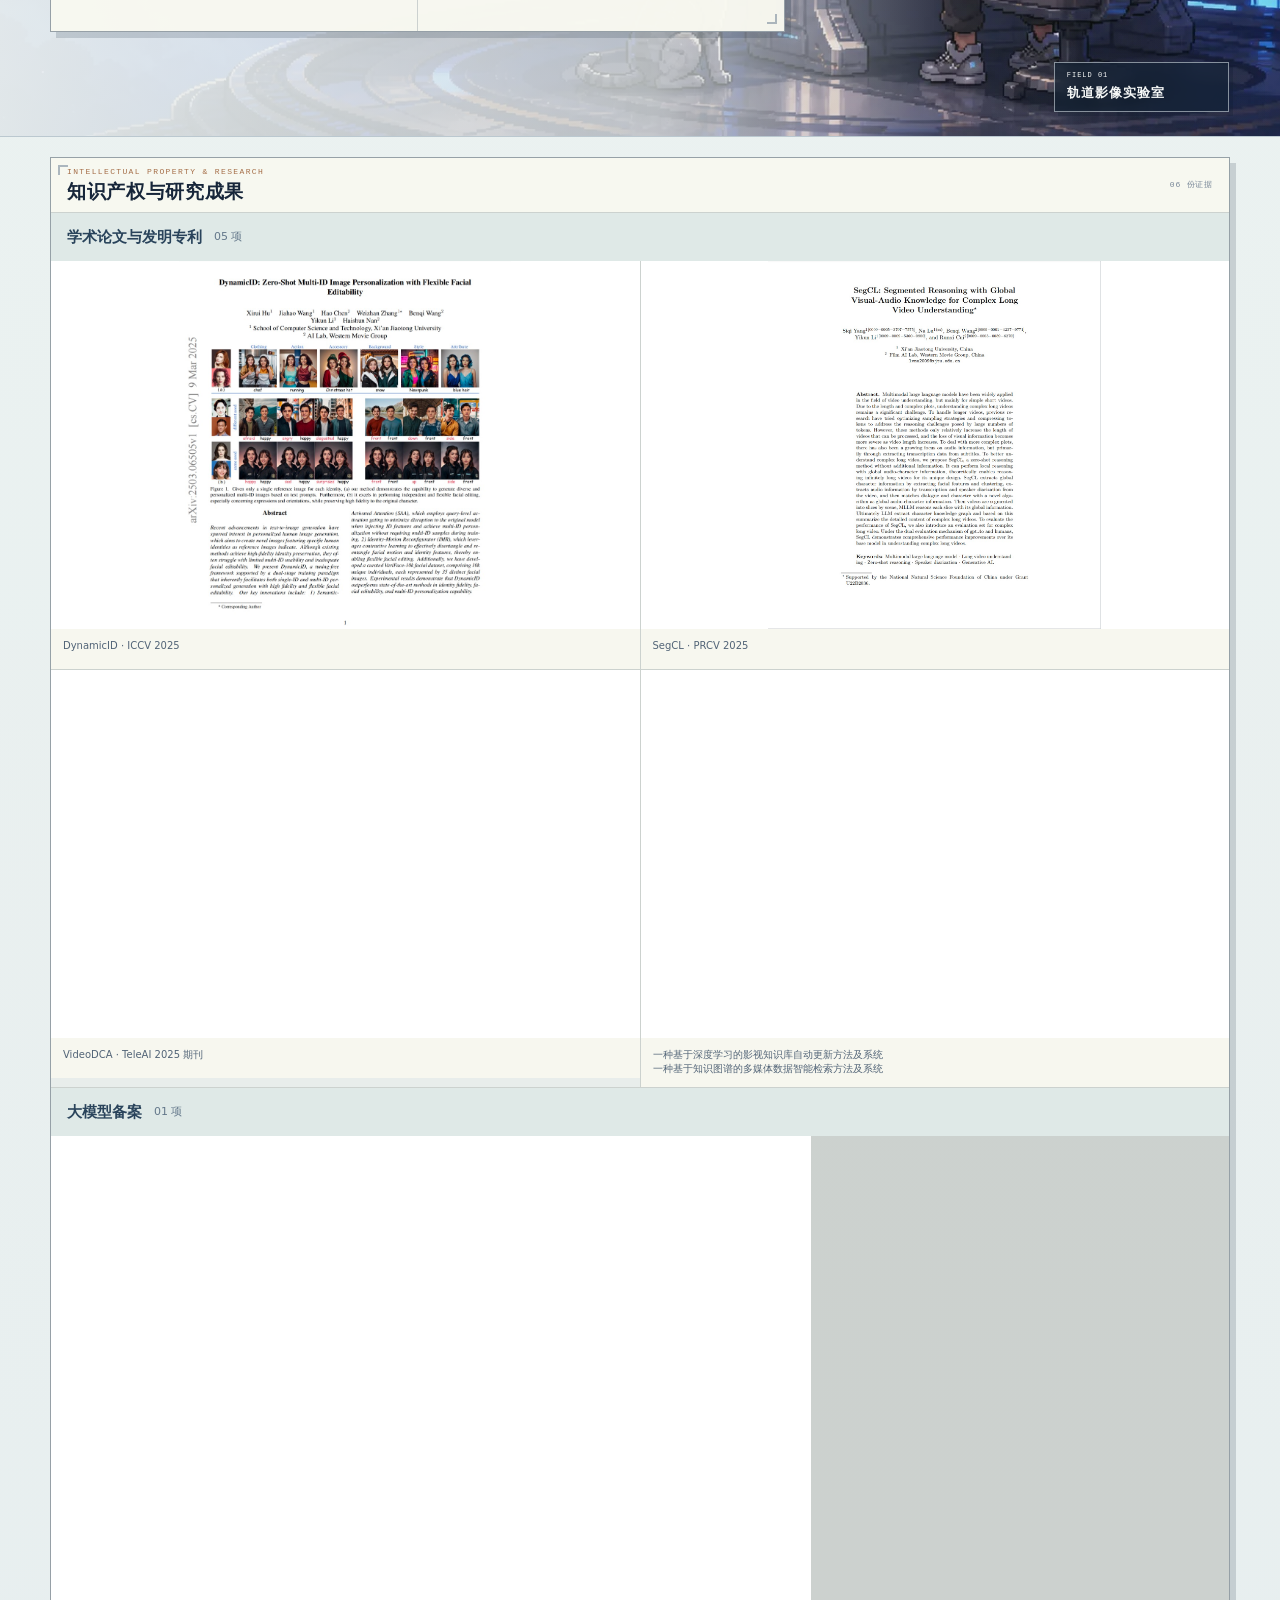
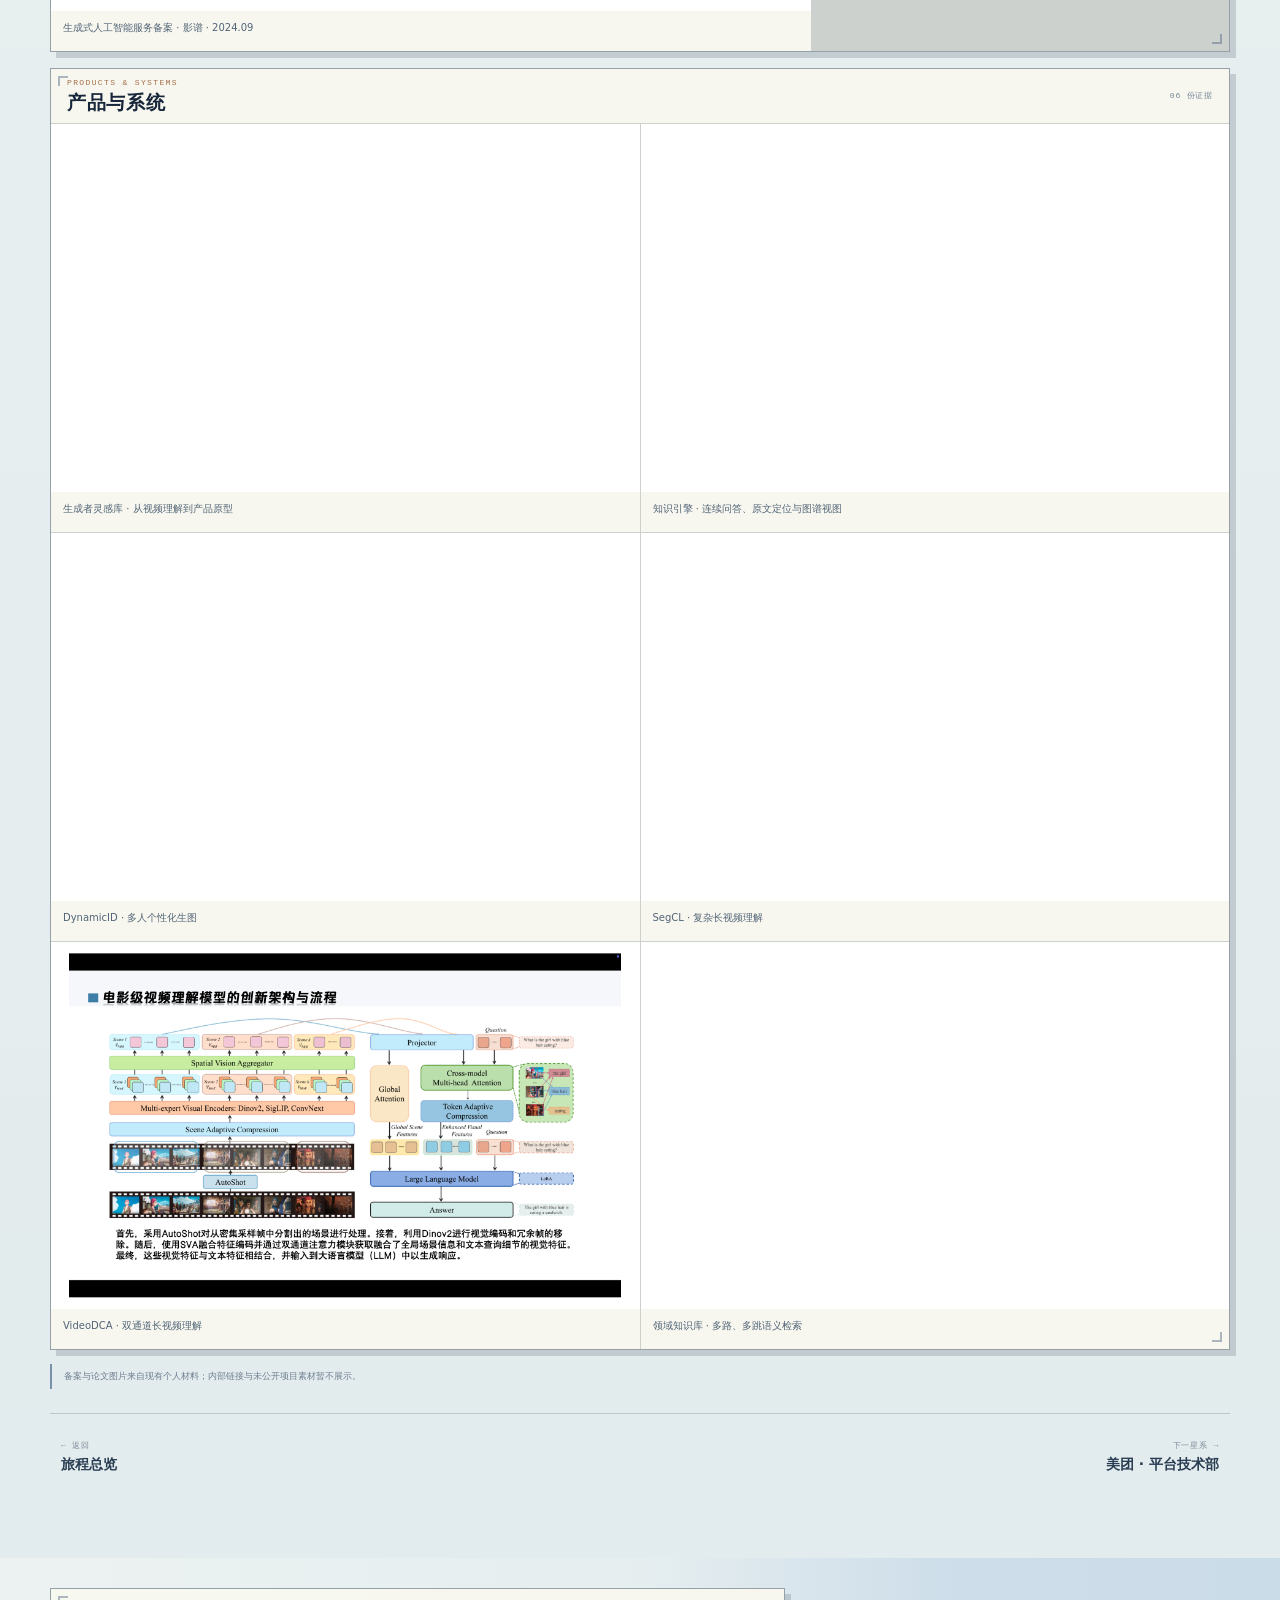
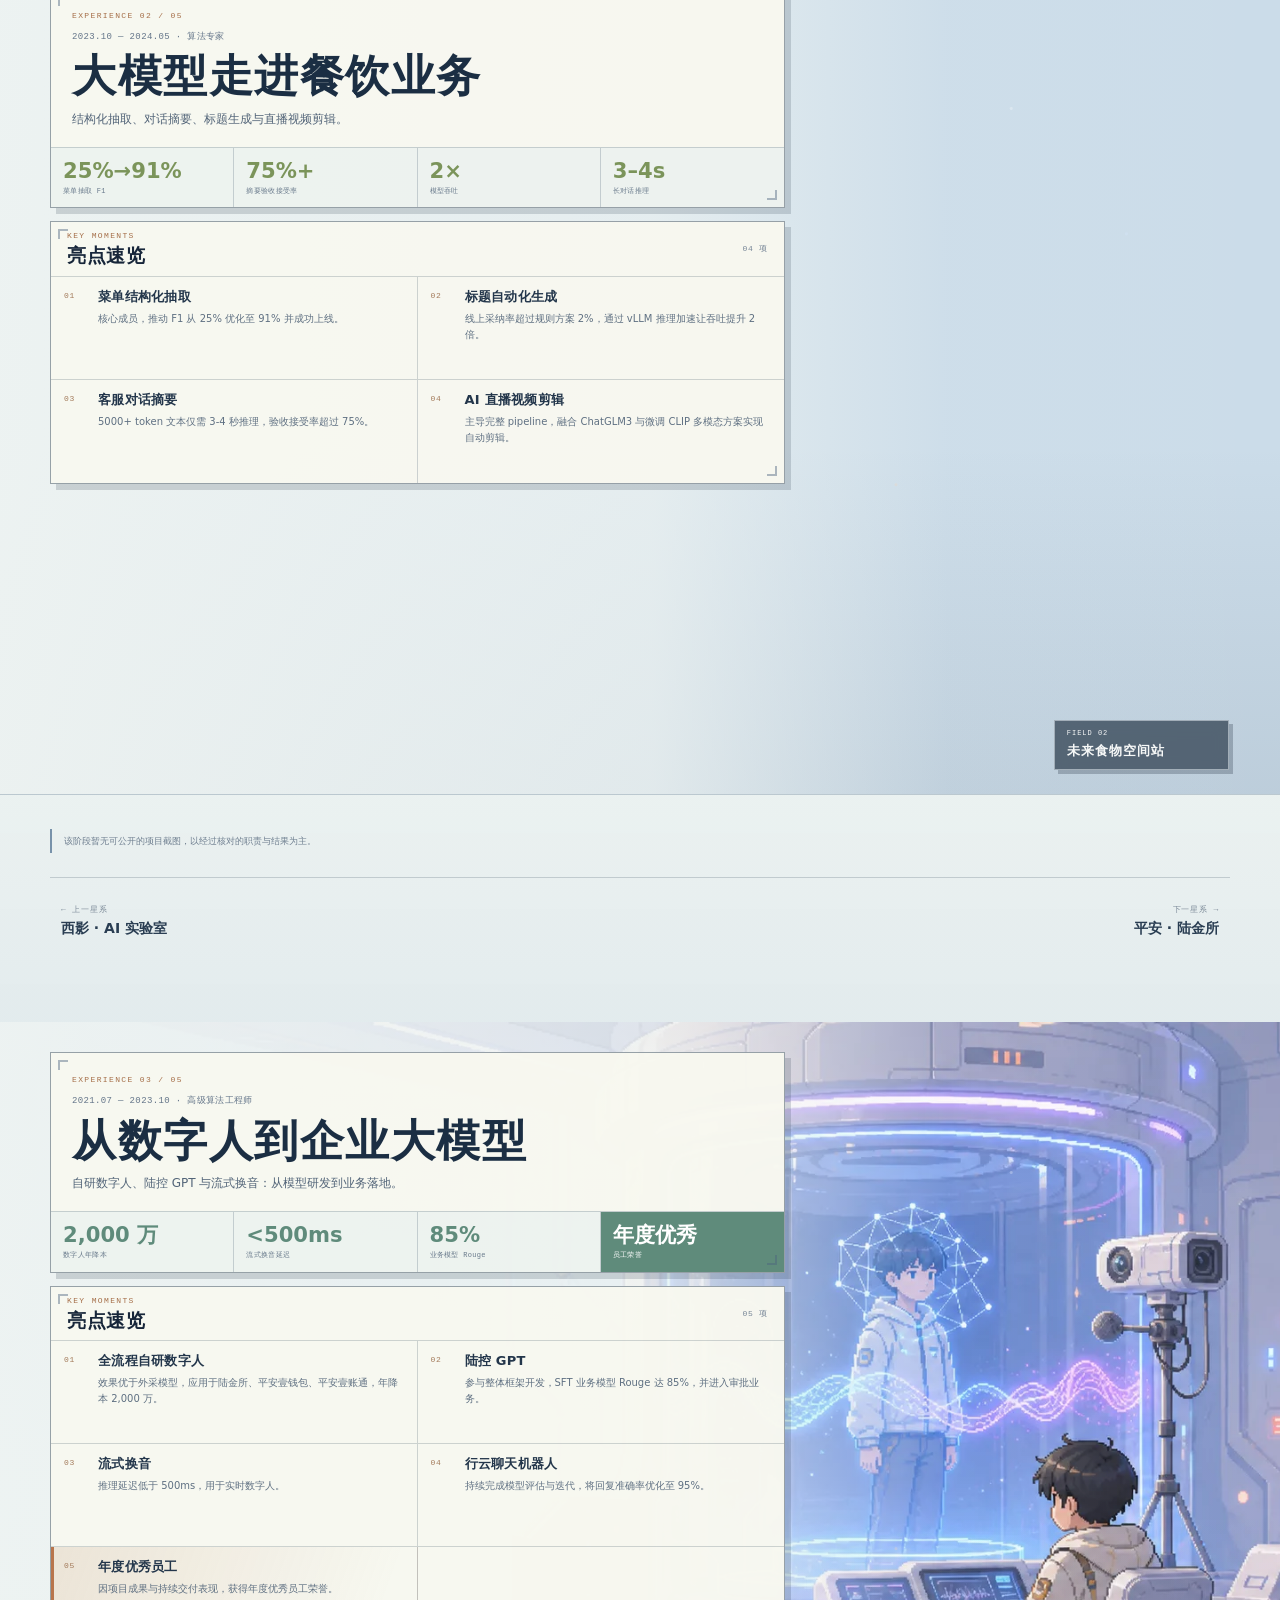
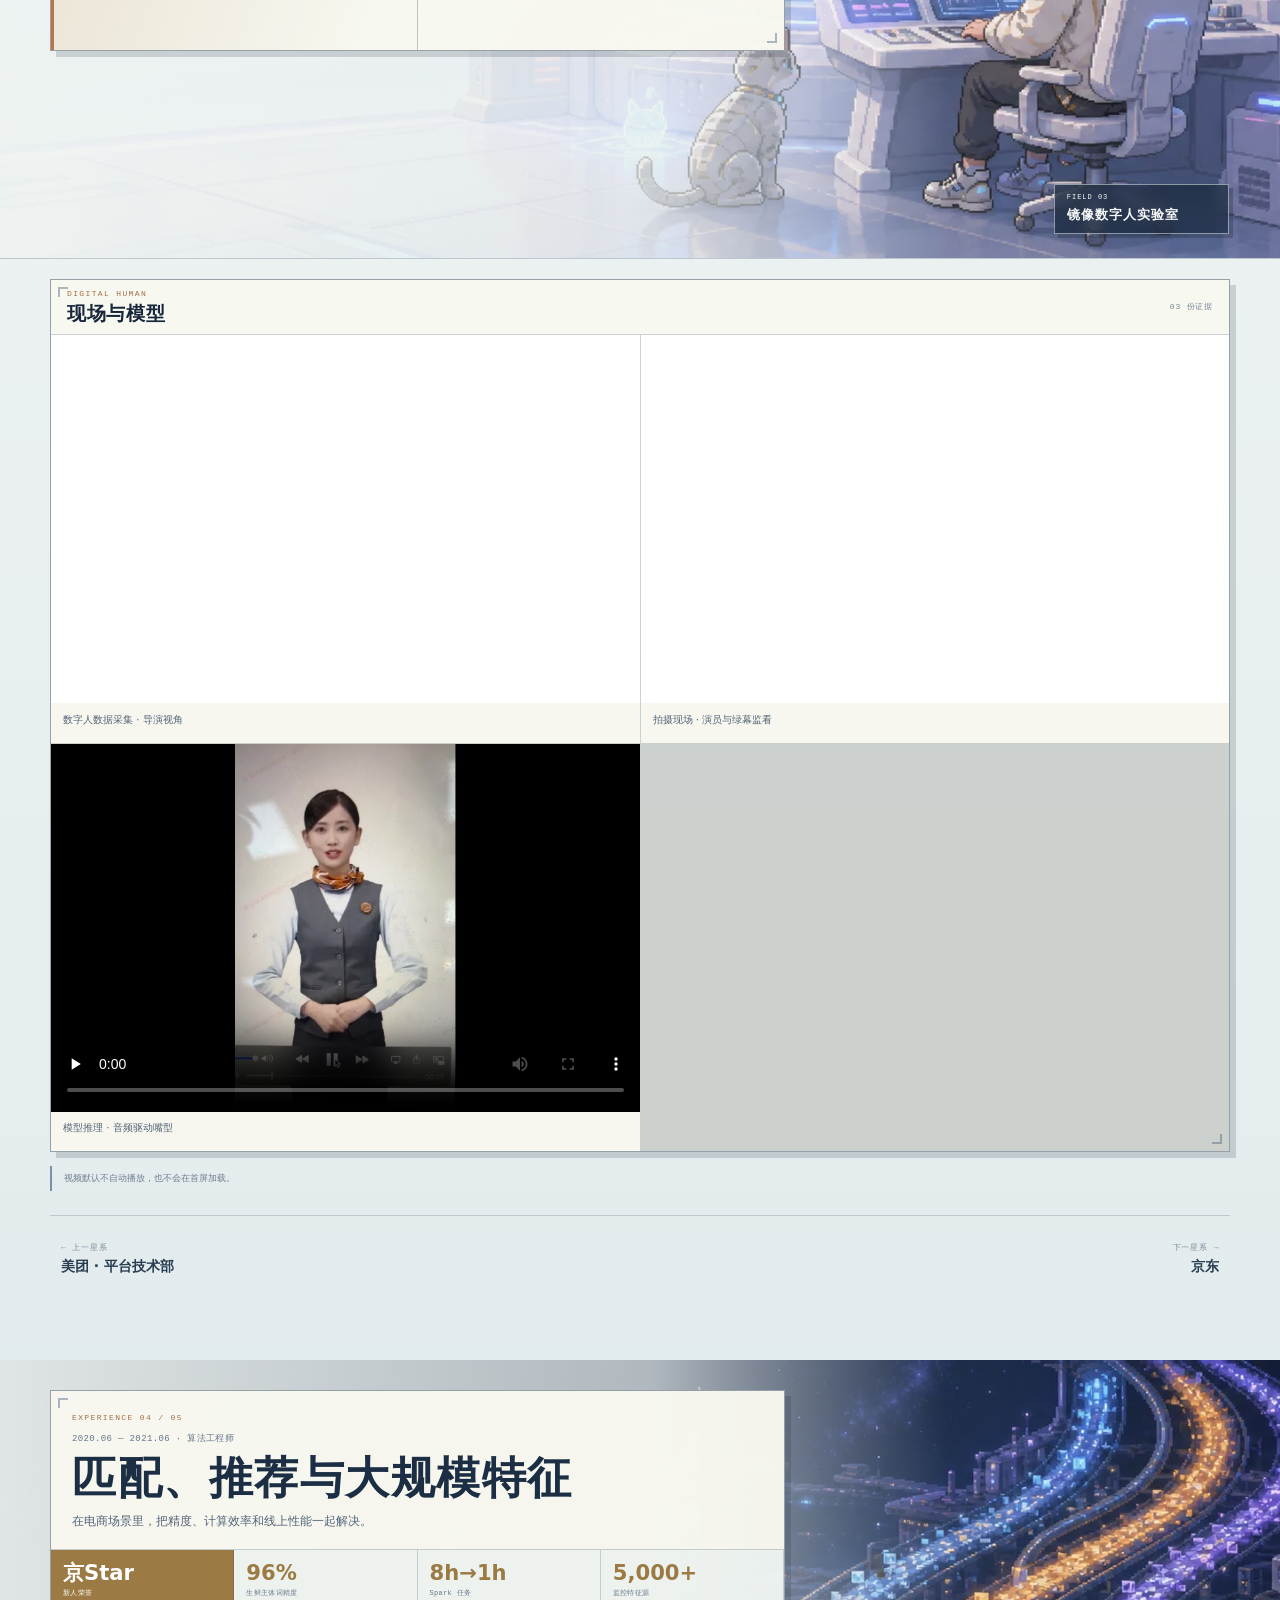
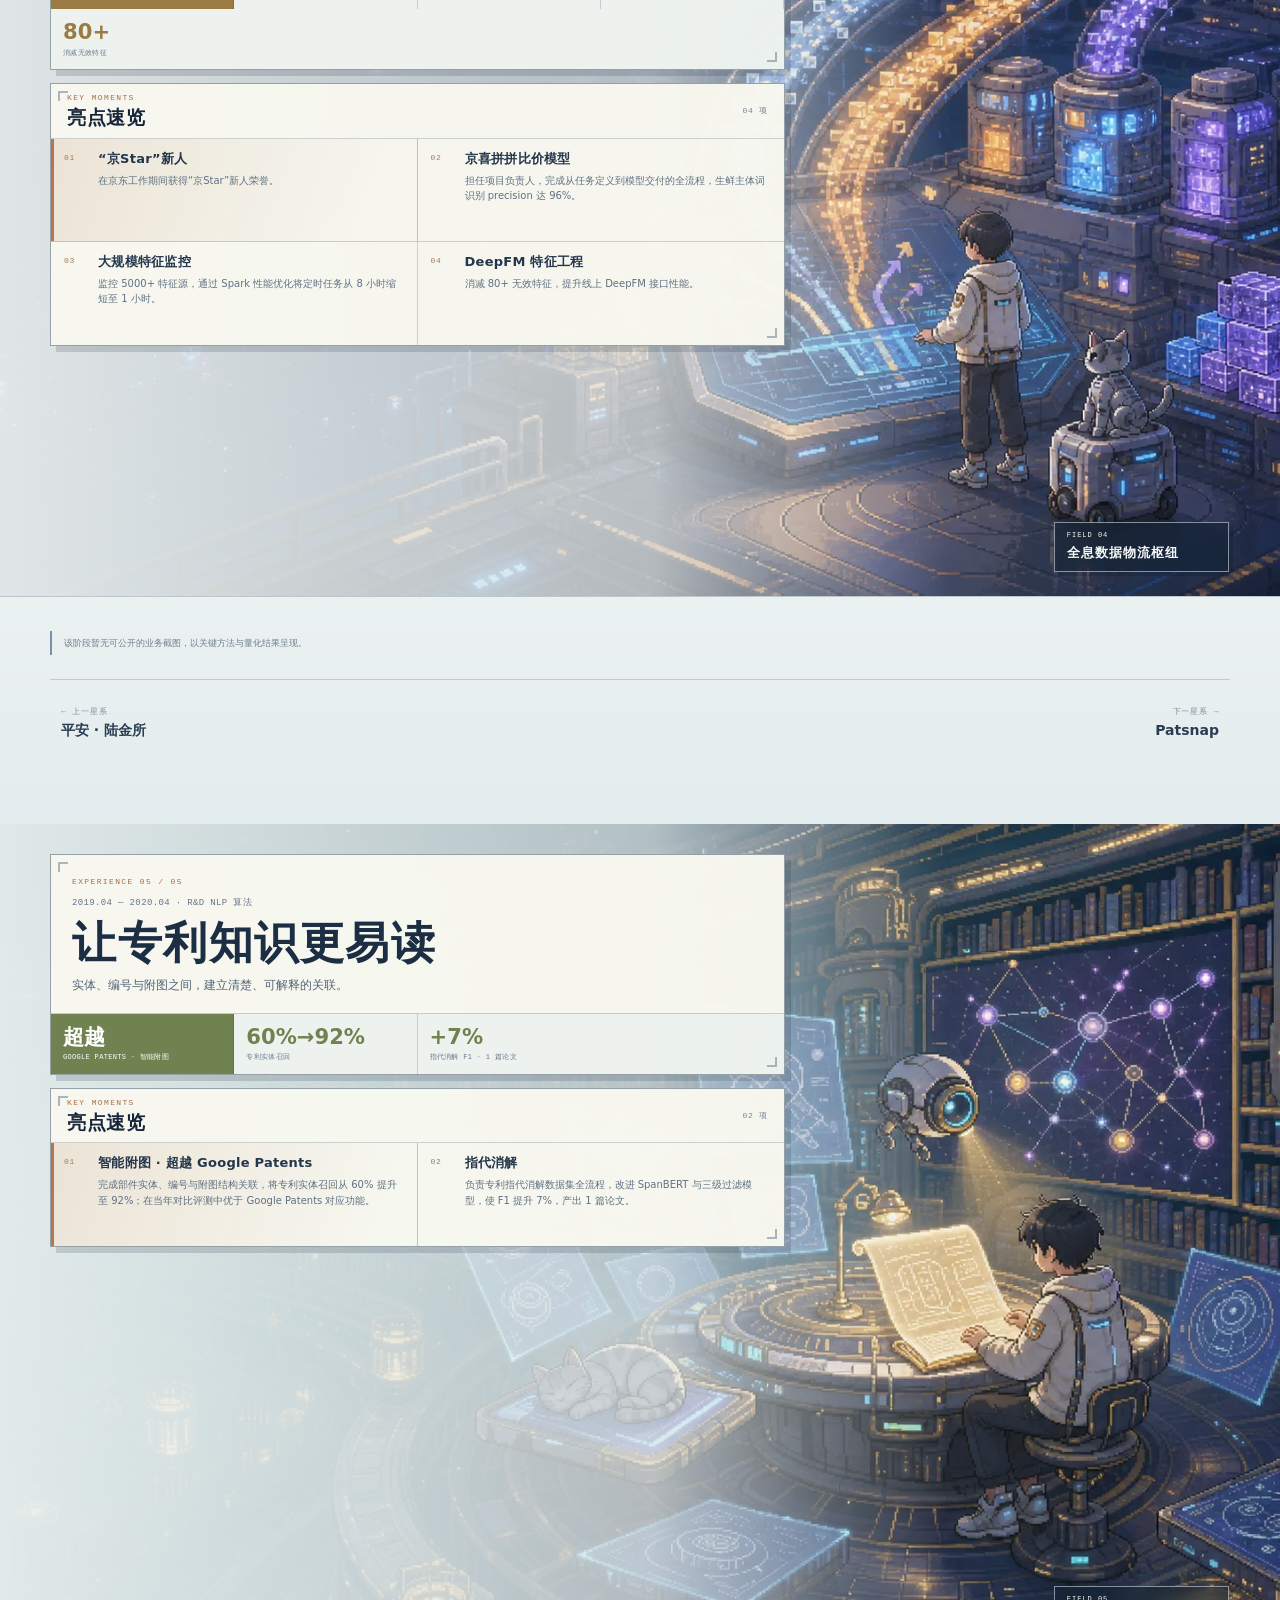
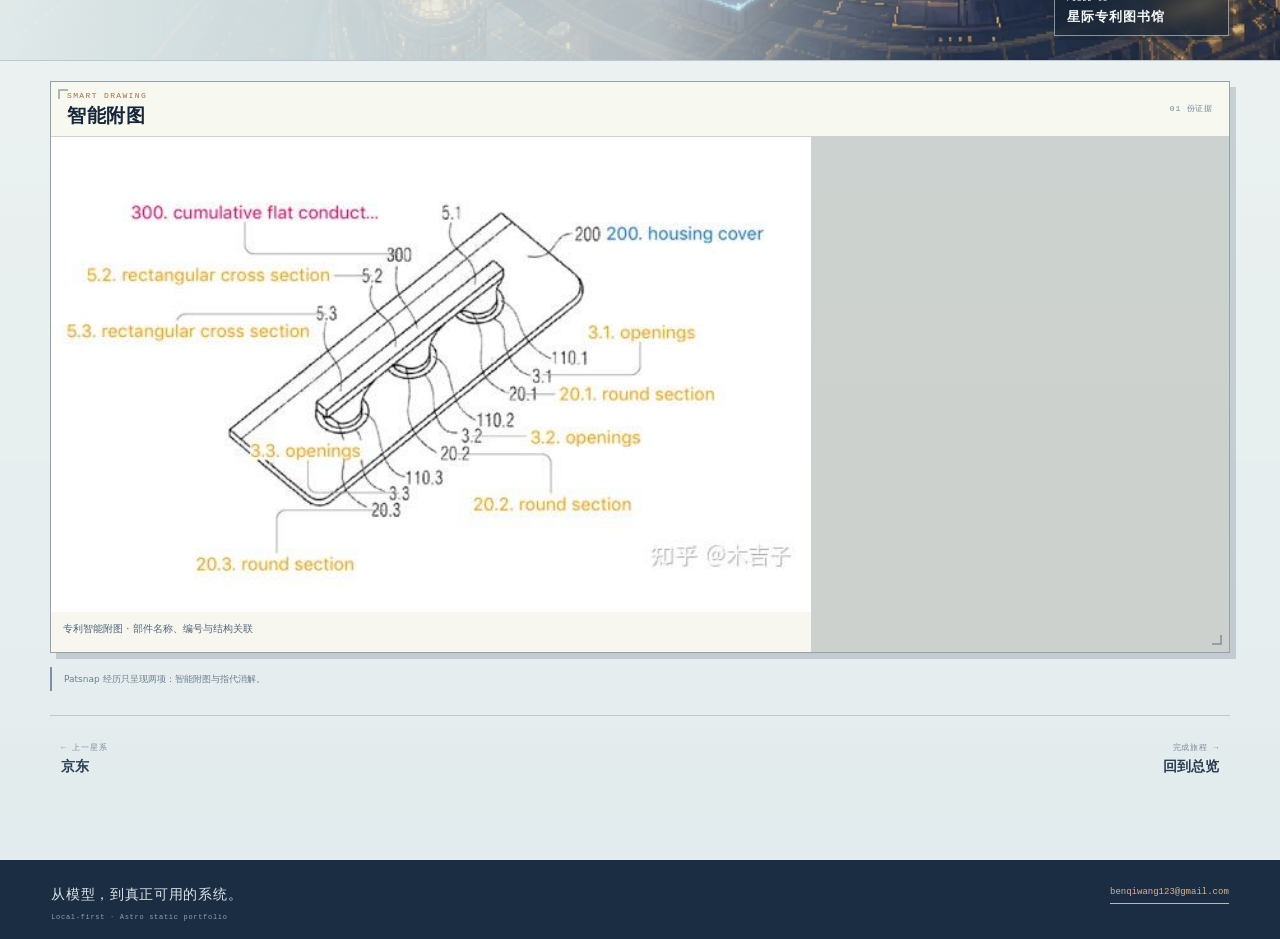
<file: jd/index.html>
<!DOCTYPE html><html lang="zh-CN"> <head><meta charset="UTF-8"><meta name="viewport" content="width=device-width"><meta name="description" content="在电商场景里，把精度、计算效率和线上性能一起解决。"><meta name="theme-color" content="#dce9f3"><meta name="generator" content="Astro v5.18.2"><meta property="og:type" content="website"><meta property="og:title" content="京东｜AI 算法与产品实践"><meta property="og:description" content="在电商场景里，把精度、计算效率和线上性能一起解决。"><meta property="og:image" content="/art/home-02ca1697.webp"><meta name="twitter:card" content="summary_large_image"><meta name="twitter:title" content="京东｜AI 算法与产品实践"><meta name="twitter:description" content="在电商场景里，把精度、计算效率和线上性能一起解决。"><meta name="twitter:image" content="/art/home-02ca1697.webp"><link rel="icon" href="/favicon.svg"><title>本淇｜星际工作经历</title><link rel="stylesheet" href="/_astro/index.66VgeNl4.css"></head> <body class="journey-page"> <a class="skip-link" href="#content">跳到正文</a> <header class="topbar"> <a href="/#top" class="site-mark" data-journey-nav="home" aria-label="About Benqi，返回旅程总览"> <span class="site-orbit" aria-hidden="true"></span> <span>About Benqi</span> </a> <nav class="desktop-nav" aria-label="主导航"> <a class="nav-home" data-journey-nav="home" href="/#top">总览</a> <a data-journey-nav="xfilm" href="/#xfilm"> 西影 </a><a data-journey-nav="meituan" href="/#meituan"> 美团 </a><a data-journey-nav="pingan" href="/#pingan"> 平安 </a><a class="active" data-journey-nav="jd" href="/#jd"> 京东 </a><a data-journey-nav="patsnap" href="/#patsnap"> Patsnap </a> </nav> <a class="mail-link" href="mailto:benqiwang123@gmail.com" aria-label="发送邮件">benqiwang123@gmail.com</a> <nav class="mobile-nav" aria-label="移动端章节导航"> <a data-journey-nav="home" href="/#top">总览</a> <a data-journey-nav="xfilm" href="/#xfilm"> 西影 </a><a data-journey-nav="meituan" href="/#meituan"> 美团 </a><a data-journey-nav="pingan" href="/#pingan"> 平安 </a><a class="active" data-journey-nav="jd" href="/#jd"> 京东 </a><a data-journey-nav="patsnap" href="/#patsnap"> Patsnap </a> </nav> </header> <main id="content">  <article class="portfolio-journey" data-journey-root data-initial-section="jd"> <section id="top" class="journey-intro journey-section" data-journey-section="home" aria-labelledby="highlights-title"> <figure class="home-scene"> <img src="/art/home-02ca1697.webp" alt="像素插画：星际算法旅人与机械猫站在环形列车前，准备沿五枚航标前往不同星系。" width="1672" height="941" loading="eager" decoding="async" fetchpriority="high"> <span class="scene-stars" aria-hidden="true"></span> <figcaption><span>JOURNEY 2019—NOW</span><b>星际中转站</b></figcaption> </figure> <div class="home-overview section-shell"> <section class="career-overview-panel pixel-panel"> <header class="career-overview-heading"> <div> <p>CAREER HIGHLIGHTS</p> <h1 id="highlights-title">亮点总览</h1> </div> <ul class="skill-tags" aria-label="我的标签"> <li>AI 算法专家</li><li>OPC Builder</li><li>价值创造者</li><li>ENFJ</li> </ul> </header> <ol class="career-overview-list"> <li> <a href="/#xfilm"> <span class="overview-company"> <span>01</span> <span class="overview-company-copy"> <b>西影 · AI 实验室</b> <small>算法专家 · 2024.05 — 至今</small> </span> </span> <span class="overview-copy"> <strong>三项影像生成与长视频理解研究成果</strong> <span>DynamicID · ICCV 2025｜SegCL · PRCV 2025｜VideoDCA · TeleAI 2025｜领域知识库 RAG｜Agent 挑战赛全球第 9｜大模型与算法双备案</span> </span> <span class="overview-arrow" aria-hidden="true">↗</span> </a> </li><li> <a href="/#meituan"> <span class="overview-company"> <span>02</span> <span class="overview-company-copy"> <b>美团 · 平台技术部</b> <small>算法专家 · 2023.10 — 2024.05</small> </span> </span> <span class="overview-copy"> <strong>把大模型带进餐饮真实业务</strong> <span>菜单结构化抽取 F1 25%→91%｜客服摘要验收接受率 75%+｜主导 AI 直播视频剪辑 pipeline</span> </span> <span class="overview-arrow" aria-hidden="true">↗</span> </a> </li><li> <a href="/#pingan"> <span class="overview-company"> <span>03</span> <span class="overview-company-copy"> <b>平安 · 陆金所</b> <small>高级算法工程师 · 2021.07 — 2023.10</small> </span> </span> <span class="overview-copy"> <strong>从 0 到 1 自研数字人，年降本 2,000 万</strong> <span>覆盖陆金所、壹钱包、壹账通｜流式换音延迟 &lt;500ms｜获评年度优秀员工</span> </span> <span class="overview-arrow" aria-hidden="true">↗</span> </a> </li><li> <a href="/#jd"> <span class="overview-company"> <span>04</span> <span class="overview-company-copy"> <b>京东</b> <small>算法工程师 · 2020.06 — 2021.06</small> </span> </span> <span class="overview-copy"> <strong>“京Star”新人，负责京喜拼拼比价模型</strong> <span>生鲜主体词 precision 96%｜Spark 特征监控任务 8h→1h｜消减 80+ 无效特征</span> </span> <span class="overview-arrow" aria-hidden="true">↗</span> </a> </li><li> <a href="/#patsnap"> <span class="overview-company"> <span>05</span> <span class="overview-company-copy"> <b>Patsnap</b> <small>R&amp;D NLP 算法 · 2019.04 — 2020.04</small> </span> </span> <span class="overview-copy"> <strong>智能附图在当年对比评测中优于 Google Patents</strong> <span>专利实体召回 60%→92%｜指代消解 F1 +7%｜产出 1 篇论文</span> </span> <span class="overview-arrow" aria-hidden="true">↗</span> </a> </li> </ol> </section> </div> </section> <section id="xfilm" class="experience-section journey-section" data-journey-section="xfilm" style="--page-accent:#617f55;--scene-position:76% center;--scene-position-mobile:75% center" aria-labelledby="xfilm-title"> <div class="experience-stage"> <figure class="scene-media"> <img src="/art/xfilm-ee9f83ce.webp" alt="像素插画：星际算法旅人在轨道影像实验室操作多块创作屏幕，机械猫在一旁观察。" width="1672" height="941" loading="lazy" decoding="async"> <span class="scene-stars" aria-hidden="true"></span> <figcaption> <span>FIELD 01</span> <b>轨道影像实验室</b> </figcaption> </figure> <div class="experience-overview section-shell"> <div class="experience-content-deck"> <header class="experience-summary pixel-panel"> <div class="experience-copy"> <p class="eyebrow">EXPERIENCE 01 / 05</p> <span class="experience-label">2024.05 — 至今 · 算法专家</span> <h2 id="xfilm-title">让 AI 进入影像生产</h2> <p class="experience-lede">从领域模型、视频理解与 Agent，到知识引擎、GPU 集群和可交付产品。</p> </div> <div class="experience-stats" aria-label="关键数据"> <div> <strong>双备案</strong> <span>大模型与算法</span> </div><div> <strong>3</strong> <span>2025 研究成果</span> </div><div> <strong>5 TB</strong> <span>视频理解数据</span> </div><div> <strong>100+</strong> <span>本地 GPU</span> </div> </div> </header> <section class="highlight-panel pixel-panel" aria-labelledby="xfilm-highlights"> <header class="compact-heading"> <div> <p>KEY MOMENTS</p> <h3 id="xfilm-highlights">亮点速览</h3> </div> <span>07 项</span> </header> <ol class="highlight-grid"> <li> <span>01</span> <div> <h4>西北首个大模型备案</h4> <p>主导研发并落地西北地区首个通过中央网信办备案的大模型，完成千级并发 API 服务稳定部署，并完成大模型备案与算法双备案工作。</p> </div> </li><li> <span>02</span> <div> <h4>三项 2025 研究成果</h4> <p>自研生图与视频理解领域模型：DynamicID（ICCV 2025）、SegCL（PRCV 2025）、VideoDCA（TeleAI 期刊）。</p> </div> </li><li> <span>03</span> <div> <h4>Agent 挑战赛全球第 9</h4> <p>阿里天池“寻找 AI 全能王·Agent 构建挑战赛”复赛全球第 9 名，共 480 支队伍参赛。</p> </div> </li><li> <span>04</span> <div> <h4>多厂商模型服务调度</h4> <p>引入 Azure、Google Cloud 等国内外文生文、文生图、文生视频 API，构建容错与高并发调度机制。</p> </div> </li><li> <span>05</span> <div> <h4>从 0 到 1 建设 GPU 集群</h4> <p>建设并运维 50+ A100、50+ 4090D 本地 GPU 集群，完成设备选型、验收、部署与持续运维。</p> </div> </li><li> <span>06</span> <div> <h4>国家数据局高质量数据集</h4> <p>主导“先行先试”重点建设，形成 5TB 视频理解、多角度人脸及 278 万条剧本理解数据。</p> </div> </li><li> <span>07</span> <div> <h4>独立完成全栈 AI 原型</h4> <p>从 0 到 1 承接长视频理解、剧本写作 Agent 与自研图知识引擎，覆盖 UI、产品、算法与前后端。</p> </div> </li> </ol> </section> </div> </div> </div> <div class="experience-evidence"> <div class="section-shell"> <section class="media-section pixel-panel" aria-labelledby="xfilm-media-0"> <header class="compact-heading"> <div> <p>Intellectual Property &amp; Research</p> <h3 id="xfilm-media-0">知识产权与研究成果</h3> </div> <span>06 份证据</span> </header> <div class="media-category"> <h4 class="media-category-heading" id="xfilm-media-0-category-0"> 学术论文与发明专利<span>05 项</span> </h4> <div class="media-grid"> <figure class="media-card contain"> <img src="/media/xfilm/dynamicid-iccv-2025.jpg" alt="DynamicID ICCV 2025 论文成果图" loading="eager" decoding="async"> <figcaption>DynamicID · ICCV 2025</figcaption> </figure><figure class="media-card contain"> <img src="/media/xfilm/segcl-prcv-2025.jpg" alt="SegCL PRCV 2025 论文成果图" loading="eager" decoding="async"> <figcaption>SegCL · PRCV 2025</figcaption> </figure><figure class="media-card contain"> <img src="/media/xfilm/videodca-teleai-2025.jpg" alt="VideoDCA TeleAI 2025 期刊成果图" loading="eager" decoding="async"> <figcaption>VideoDCA · TeleAI 2025 期刊</figcaption> </figure> <figure class="media-card paired-documents" id="xfilm-patents" aria-label="发明专利 · 2 项"> <div class="document-pair"> <a class="media-original-link" href="/media/xfilm/patent-film-knowledge-update-cn121350046b.png" target="_blank" rel="noopener noreferrer" aria-label="查看《一种基于深度学习的影视知识库自动更新方法及系统》证书原图（新标签页）"> <img src="/media/xfilm/patent-film-knowledge-update-cn121350046b.png" alt="发明专利证书：一种基于深度学习的影视知识库自动更新方法及系统" loading="lazy" decoding="async"> </a><a class="media-original-link" href="/media/xfilm/patent-knowledge-graph-search-cn121350282b.png" target="_blank" rel="noopener noreferrer" aria-label="查看《一种基于知识图谱的多媒体数据智能检索方法及系统》证书原图（新标签页）"> <img src="/media/xfilm/patent-knowledge-graph-search-cn121350282b.png" alt="发明专利证书：一种基于知识图谱的多媒体数据智能检索方法及系统" loading="lazy" decoding="async"> </a> </div> <figcaption><span>一种基于深度学习的影视知识库自动更新方法及系统</span><span>一种基于知识图谱的多媒体数据智能检索方法及系统</span></figcaption> </figure> </div> </div><div class="media-category"> <h4 class="media-category-heading" id="xfilm-media-0-category-1"> 大模型备案<span>01 项</span> </h4> <div class="media-grid single"> <figure class="media-card contain"> <img src="/media/xfilm/filing-yingpu-2024.jpg" alt="影谱生成式人工智能服务备案公告材料" loading="eager" decoding="async"> <figcaption>生成式人工智能服务备案 · 影谱 · 2024.09</figcaption> </figure>  </div> </div> </section><section class="media-section pixel-panel" aria-labelledby="xfilm-media-1"> <header class="compact-heading"> <div> <p>Products &amp; Systems</p> <h3 id="xfilm-media-1">产品与系统</h3> </div> <span>06 份证据</span> </header> <div>  <div class="media-grid"> <figure class="media-card contain"> <img src="/media/xfilm/video-wall.png" alt="生成者灵感库视频墙应用界面" loading="lazy" decoding="async"> <figcaption>生成者灵感库 · 从视频理解到产品原型</figcaption> </figure><figure class="media-card contain"> <img src="/media/xfilm/knowledge-app.png" alt="AI 知识引擎应用界面" loading="lazy" decoding="async"> <figcaption>知识引擎 · 连续问答、原文定位与图谱视图</figcaption> </figure><figure class="media-card contain"> <img src="/media/xfilm/dynamicid.png" alt="DynamicID 模型架构图" loading="lazy" decoding="async"> <figcaption>DynamicID · 多人个性化生图</figcaption> </figure><figure class="media-card contain"> <img src="/media/xfilm/segcl.png" alt="SegCL 视频理解架构图" loading="lazy" decoding="async"> <figcaption>SegCL · 复杂长视频理解</figcaption> </figure><figure class="media-card contain"> <img src="/media/xfilm/videodca.png" alt="VideoDCA 模型架构图" loading="lazy" decoding="async"> <figcaption>VideoDCA · 双通道长视频理解</figcaption> </figure><figure class="media-card contain"> <img src="/media/xfilm/knowledge-rag.png" alt="知识库 RAG 架构图" loading="lazy" decoding="async"> <figcaption>领域知识库 · 多路、多跳语义检索</figcaption> </figure>  </div> </div> </section> <aside class="evidence-note">备案与论文图片来自现有个人材料；内部链接与未公开项目素材暂不展示。</aside> <nav class="page-switcher" aria-label="轨道影像实验室章节导航"> <a class="previous" href="/#top"> <span>← 返回</span><b>旅程总览</b> </a> <a class="next" href="/#meituan"> <span>下一星系 →</span><b>美团 · 平台技术部</b> </a> </nav> </div> </div> </section><section id="meituan" class="experience-section journey-section" data-journey-section="meituan" style="--page-accent:#7b945a;--scene-position:78% center;--scene-position-mobile:76% center" aria-labelledby="meituan-title"> <div class="experience-stage"> <figure class="scene-media"> <img src="/art/meituan-61b2670e.webp" alt="像素插画：星际算法旅人在未来食物空间站品尝餐食，机械猫探向自己的小碗。" width="1672" height="941" loading="lazy" decoding="async"> <span class="scene-stars" aria-hidden="true"></span> <figcaption> <span>FIELD 02</span> <b>未来食物空间站</b> </figcaption> </figure> <div class="experience-overview section-shell"> <div class="experience-content-deck"> <header class="experience-summary pixel-panel"> <div class="experience-copy"> <p class="eyebrow">EXPERIENCE 02 / 05</p> <span class="experience-label">2023.10 — 2024.05 · 算法专家</span> <h2 id="meituan-title">大模型走进餐饮业务</h2> <p class="experience-lede">结构化抽取、对话摘要、标题生成与直播视频剪辑。</p> </div> <div class="experience-stats" aria-label="关键数据"> <div> <strong>25%→91%</strong> <span>菜单抽取 F1</span> </div><div> <strong>75%+</strong> <span>摘要验收接受率</span> </div><div> <strong>2×</strong> <span>模型吞吐</span> </div><div> <strong>3–4s</strong> <span>长对话推理</span> </div> </div> </header> <section class="highlight-panel pixel-panel" aria-labelledby="meituan-highlights"> <header class="compact-heading"> <div> <p>KEY MOMENTS</p> <h3 id="meituan-highlights">亮点速览</h3> </div> <span>04 项</span> </header> <ol class="highlight-grid"> <li> <span>01</span> <div> <h4>菜单结构化抽取</h4> <p>核心成员，推动 F1 从 25% 优化至 91% 并成功上线。</p> </div> </li><li> <span>02</span> <div> <h4>标题自动化生成</h4> <p>线上采纳率超过规则方案 2%，通过 vLLM 推理加速让吞吐提升 2 倍。</p> </div> </li><li> <span>03</span> <div> <h4>客服对话摘要</h4> <p>5000+ token 文本仅需 3-4 秒推理，验收接受率超过 75%。</p> </div> </li><li> <span>04</span> <div> <h4>AI 直播视频剪辑</h4> <p>主导完整 pipeline，融合 ChatGLM3 与微调 CLIP 多模态方案实现自动剪辑。</p> </div> </li> </ol> </section> </div> </div> </div> <div class="experience-evidence"> <div class="section-shell">  <aside class="evidence-note">该阶段暂无可公开的项目截图，以经过核对的职责与结果为主。</aside> <nav class="page-switcher" aria-label="未来食物空间站章节导航"> <a class="previous" href="/#xfilm"> <span>← 上一星系</span><b>西影 · AI 实验室</b> </a> <a class="next" href="/#pingan"> <span>下一星系 →</span><b>平安 · 陆金所</b> </a> </nav> </div> </div> </section><section id="pingan" class="experience-section journey-section" data-journey-section="pingan" style="--page-accent:#5f8b7b;--scene-position:79% center;--scene-position-mobile:76% center" aria-labelledby="pingan-title"> <div class="experience-stage"> <figure class="scene-media"> <img src="/art/pingan-f9a6052d.webp" alt="像素插画：星际算法旅人在镜像实验室开发数字人，机械猫注视自己的全息镜像。" width="1672" height="941" loading="lazy" decoding="async"> <span class="scene-stars" aria-hidden="true"></span> <figcaption> <span>FIELD 03</span> <b>镜像数字人实验室</b> </figcaption> </figure> <div class="experience-overview section-shell"> <div class="experience-content-deck"> <header class="experience-summary pixel-panel"> <div class="experience-copy"> <p class="eyebrow">EXPERIENCE 03 / 05</p> <span class="experience-label">2021.07 — 2023.10 · 高级算法工程师</span> <h2 id="pingan-title">从数字人到企业大模型</h2> <p class="experience-lede">自研数字人、陆控 GPT 与流式换音：从模型研发到业务落地。</p> </div> <div class="experience-stats" aria-label="关键数据"> <div> <strong>2,000 万</strong> <span>数字人年降本</span> </div><div> <strong>&lt;500ms</strong> <span>流式换音延迟</span> </div><div> <strong>85%</strong> <span>业务模型 Rouge</span> </div><div class="emphasis"> <strong>年度优秀</strong> <span>员工荣誉</span> </div> </div> </header> <section class="highlight-panel pixel-panel" aria-labelledby="pingan-highlights"> <header class="compact-heading"> <div> <p>KEY MOMENTS</p> <h3 id="pingan-highlights">亮点速览</h3> </div> <span>05 项</span> </header> <ol class="highlight-grid"> <li> <span>01</span> <div> <h4>全流程自研数字人</h4> <p>效果优于外采模型，应用于陆金所、平安壹钱包、平安壹账通，年降本 2,000 万。</p> </div> </li><li> <span>02</span> <div> <h4>陆控 GPT</h4> <p>参与整体框架开发，SFT 业务模型 Rouge 达 85%，并进入审批业务。</p> </div> </li><li> <span>03</span> <div> <h4>流式换音</h4> <p>推理延迟低于 500ms，用于实时数字人。</p> </div> </li><li> <span>04</span> <div> <h4>行云聊天机器人</h4> <p>持续完成模型评估与迭代，将回复准确率优化至 95%。</p> </div> </li><li class="emphasis"> <span>05</span> <div> <h4>年度优秀员工</h4> <p>因项目成果与持续交付表现，获得年度优秀员工荣誉。</p> </div> </li> </ol> </section> </div> </div> </div> <div class="experience-evidence"> <div class="section-shell"> <section class="media-section pixel-panel" aria-labelledby="pingan-media-0"> <header class="compact-heading"> <div> <p>Digital Human</p> <h3 id="pingan-media-0">现场与模型</h3> </div> <span>03 份证据</span> </header> <div>  <div class="media-grid"> <figure class="media-card contain"> <img src="/media/pingan/shoot-director.jpg" alt="数字人现场拍摄导演视角" loading="eager" decoding="async"> <figcaption>数字人数据采集 · 导演视角</figcaption> </figure><figure class="media-card contain"> <img src="/media/pingan/shoot-monitor.jpg" alt="数字人拍摄现场监看画面" loading="eager" decoding="async"> <figcaption>拍摄现场 · 演员与绿幕监看</figcaption> </figure><figure class="media-card focus-upper"> <video controls preload="none" poster="/media/pingan/digital-human-cover.jpg" playsinline aria-label="音频驱动嘴型模型效果演示"> <source src="/media/pingan/digital-human-demo.mp4" type="video/mp4">
您的浏览器不支持视频播放。
</video> <figcaption>模型推理 · 音频驱动嘴型</figcaption> </figure>  </div> </div> </section> <aside class="evidence-note">视频默认不自动播放，也不会在首屏加载。</aside> <nav class="page-switcher" aria-label="镜像数字人实验室章节导航"> <a class="previous" href="/#meituan"> <span>← 上一星系</span><b>美团 · 平台技术部</b> </a> <a class="next" href="/#jd"> <span>下一星系 →</span><b>京东</b> </a> </nav> </div> </div> </section><section id="jd" class="experience-section journey-section" data-journey-section="jd" style="--page-accent:#9b7a43;--scene-position:80% center;--scene-position-mobile:78% center" aria-labelledby="jd-title"> <div class="experience-stage"> <figure class="scene-media"> <img src="/art/jd-b56f42d9.webp" alt="像素插画：星际算法旅人在全息数据枢纽调度三条数据流，机械猫乘坐数据小车。" width="1672" height="941" loading="lazy" decoding="async"> <span class="scene-stars" aria-hidden="true"></span> <figcaption> <span>FIELD 04</span> <b>全息数据物流枢纽</b> </figcaption> </figure> <div class="experience-overview section-shell"> <div class="experience-content-deck"> <header class="experience-summary pixel-panel"> <div class="experience-copy"> <p class="eyebrow">EXPERIENCE 04 / 05</p> <span class="experience-label">2020.06 — 2021.06 · 算法工程师</span> <h2 id="jd-title">匹配、推荐与大规模特征</h2> <p class="experience-lede">在电商场景里，把精度、计算效率和线上性能一起解决。</p> </div> <div class="experience-stats" aria-label="关键数据"> <div class="emphasis"> <strong>京Star</strong> <span>新人荣誉</span> </div><div> <strong>96%</strong> <span>生鲜主体词精度</span> </div><div> <strong>8h→1h</strong> <span>Spark 任务</span> </div><div> <strong>5,000+</strong> <span>监控特征源</span> </div><div> <strong>80+</strong> <span>消减无效特征</span> </div> </div> </header> <section class="highlight-panel pixel-panel" aria-labelledby="jd-highlights"> <header class="compact-heading"> <div> <p>KEY MOMENTS</p> <h3 id="jd-highlights">亮点速览</h3> </div> <span>04 项</span> </header> <ol class="highlight-grid"> <li class="emphasis"> <span>01</span> <div> <h4>“京Star”新人</h4> <p>在京东工作期间获得“京Star”新人荣誉。</p> </div> </li><li> <span>02</span> <div> <h4>京喜拼拼比价模型</h4> <p>担任项目负责人，完成从任务定义到模型交付的全流程，生鲜主体词识别 precision 达 96%。</p> </div> </li><li> <span>03</span> <div> <h4>大规模特征监控</h4> <p>监控 5000+ 特征源，通过 Spark 性能优化将定时任务从 8 小时缩短至 1 小时。</p> </div> </li><li> <span>04</span> <div> <h4>DeepFM 特征工程</h4> <p>消减 80+ 无效特征，提升线上 DeepFM 接口性能。</p> </div> </li> </ol> </section> </div> </div> </div> <div class="experience-evidence"> <div class="section-shell">  <aside class="evidence-note">该阶段暂无可公开的业务截图，以关键方法与量化结果呈现。</aside> <nav class="page-switcher" aria-label="全息数据物流枢纽章节导航"> <a class="previous" href="/#pingan"> <span>← 上一星系</span><b>平安 · 陆金所</b> </a> <a class="next" href="/#patsnap"> <span>下一星系 →</span><b>Patsnap</b> </a> </nav> </div> </div> </section><section id="patsnap" class="experience-section journey-section" data-journey-section="patsnap" style="--page-accent:#718251;--scene-position:79% center;--scene-position-mobile:76% center" aria-labelledby="patsnap-title"> <div class="experience-stage"> <figure class="scene-media"> <img src="/art/patsnap-aebcb5ea.webp" alt="像素插画：星际算法旅人在环形专利图书馆研究发光附图，机械猫睡在悬浮书页上。" width="1672" height="941" loading="lazy" decoding="async"> <span class="scene-stars" aria-hidden="true"></span> <figcaption> <span>FIELD 05</span> <b>星际专利图书馆</b> </figcaption> </figure> <div class="experience-overview section-shell"> <div class="experience-content-deck"> <header class="experience-summary pixel-panel"> <div class="experience-copy"> <p class="eyebrow">EXPERIENCE 05 / 05</p> <span class="experience-label">2019.04 — 2020.04 · R&amp;D NLP 算法</span> <h2 id="patsnap-title">让专利知识更易读</h2> <p class="experience-lede">实体、编号与附图之间，建立清楚、可解释的关联。</p> </div> <div class="experience-stats" aria-label="关键数据"> <div class="emphasis"> <strong>超越</strong> <span>GOOGLE PATENTS · 智能附图</span> </div><div> <strong>60%→92%</strong> <span>专利实体召回</span> </div><div> <strong>+7%</strong> <span>指代消解 F1 · 1 篇论文</span> </div> </div> </header> <section class="highlight-panel pixel-panel" aria-labelledby="patsnap-highlights"> <header class="compact-heading"> <div> <p>KEY MOMENTS</p> <h3 id="patsnap-highlights">亮点速览</h3> </div> <span>02 项</span> </header> <ol class="highlight-grid"> <li class="emphasis"> <span>01</span> <div> <h4>智能附图 · 超越 Google Patents</h4> <p>完成部件实体、编号与附图结构关联，将专利实体召回从 60% 提升至 92%；在当年对比评测中优于 Google Patents 对应功能。</p> </div> </li><li> <span>02</span> <div> <h4>指代消解</h4> <p>负责专利指代消解数据集全流程，改进 SpanBERT 与三级过滤模型，使 F1 提升 7%，产出 1 篇论文。</p> </div> </li> </ol> </section> </div> </div> </div> <div class="experience-evidence"> <div class="section-shell"> <section class="media-section pixel-panel" aria-labelledby="patsnap-media-0"> <header class="compact-heading"> <div> <p>Smart Drawing</p> <h3 id="patsnap-media-0">智能附图</h3> </div> <span>01 份证据</span> </header> <div>  <div class="media-grid single"> <figure class="media-card contain"> <img src="/media/patsnap/smart-drawing.png" alt="专利智能附图中的部件实体关联示例" loading="eager" decoding="async"> <figcaption>专利智能附图 · 部件名称、编号与结构关联</figcaption> </figure>  </div> </div> </section> <aside class="evidence-note">Patsnap 经历只呈现两项：智能附图与指代消解。</aside> <nav class="page-switcher" aria-label="星际专利图书馆章节导航"> <a class="previous" href="/#jd"> <span>← 上一星系</span><b>京东</b> </a> <a class="next" href="/#top"> <span>完成旅程 →</span><b>回到总览</b> </a> </nav> </div> </div> </section> </article>  </main> <footer class="site-footer"> <p>从模型，到真正可用的系统。</p> <a href="mailto:benqiwang123@gmail.com">benqiwang123@gmail.com</a> <small>Local-first · Astro static portfolio</small> </footer> <script>
      (() => {
        const journey = document.querySelector('[data-journey-root]');
        if (!journey) return;

        const initialSection = journey.getAttribute('data-initial-section');
        const navLinks = [...document.querySelectorAll('[data-journey-nav]')];
        const sections = [...document.querySelectorAll('[data-journey-section]')];

        const activate = (slug, updateUrl = true) => {
          navLinks.forEach((link) => {
            const current = link.getAttribute('data-journey-nav') === slug;
            link.classList.toggle('active', current);
            if (current) link.setAttribute('aria-current', 'location');
            else link.removeAttribute('aria-current');
          });

          if (!updateUrl) return;
          const nextUrl = slug === 'home' ? '/' : `/#${slug}`;
          if (`${location.pathname}${location.hash}` !== nextUrl) {
            history.replaceState(history.state, '', nextUrl);
          }
        };

        const requestedSection = initialSection || location.hash.slice(1);
        if (requestedSection) {
          if (initialSection) history.replaceState(history.state, '', `/#${initialSection}`);
          requestAnimationFrame(() => requestAnimationFrame(() => {
            document.getElementById(requestedSection)?.scrollIntoView({ block: 'start', behavior: 'instant' });
          }));
        }

        const syncActiveSection = () => {
          const marker = Math.min(innerHeight * .34, 320) + 8;
          let current = sections[0];
          sections.forEach((section) => {
            if (section.getBoundingClientRect().top <= marker) current = section;
          });
          activate(current?.getAttribute('data-journey-section') || 'home');
        };

        let ticking = false;
        const requestSync = () => {
          if (ticking) return;
          ticking = true;
          requestAnimationFrame(() => {
            syncActiveSection();
            ticking = false;
          });
        };

        const observer = new IntersectionObserver(() => {
          requestSync();
        }, {
          rootMargin: '-18% 0px -58% 0px',
          threshold: [0, .05, .2]
        });

        sections.forEach((section) => observer.observe(section));
        window.addEventListener('scroll', requestSync, { passive: true });
        window.addEventListener('resize', requestSync, { passive: true });
        activate(requestedSection || 'home', false);
      })();
    </script> </body> </html>
</file>
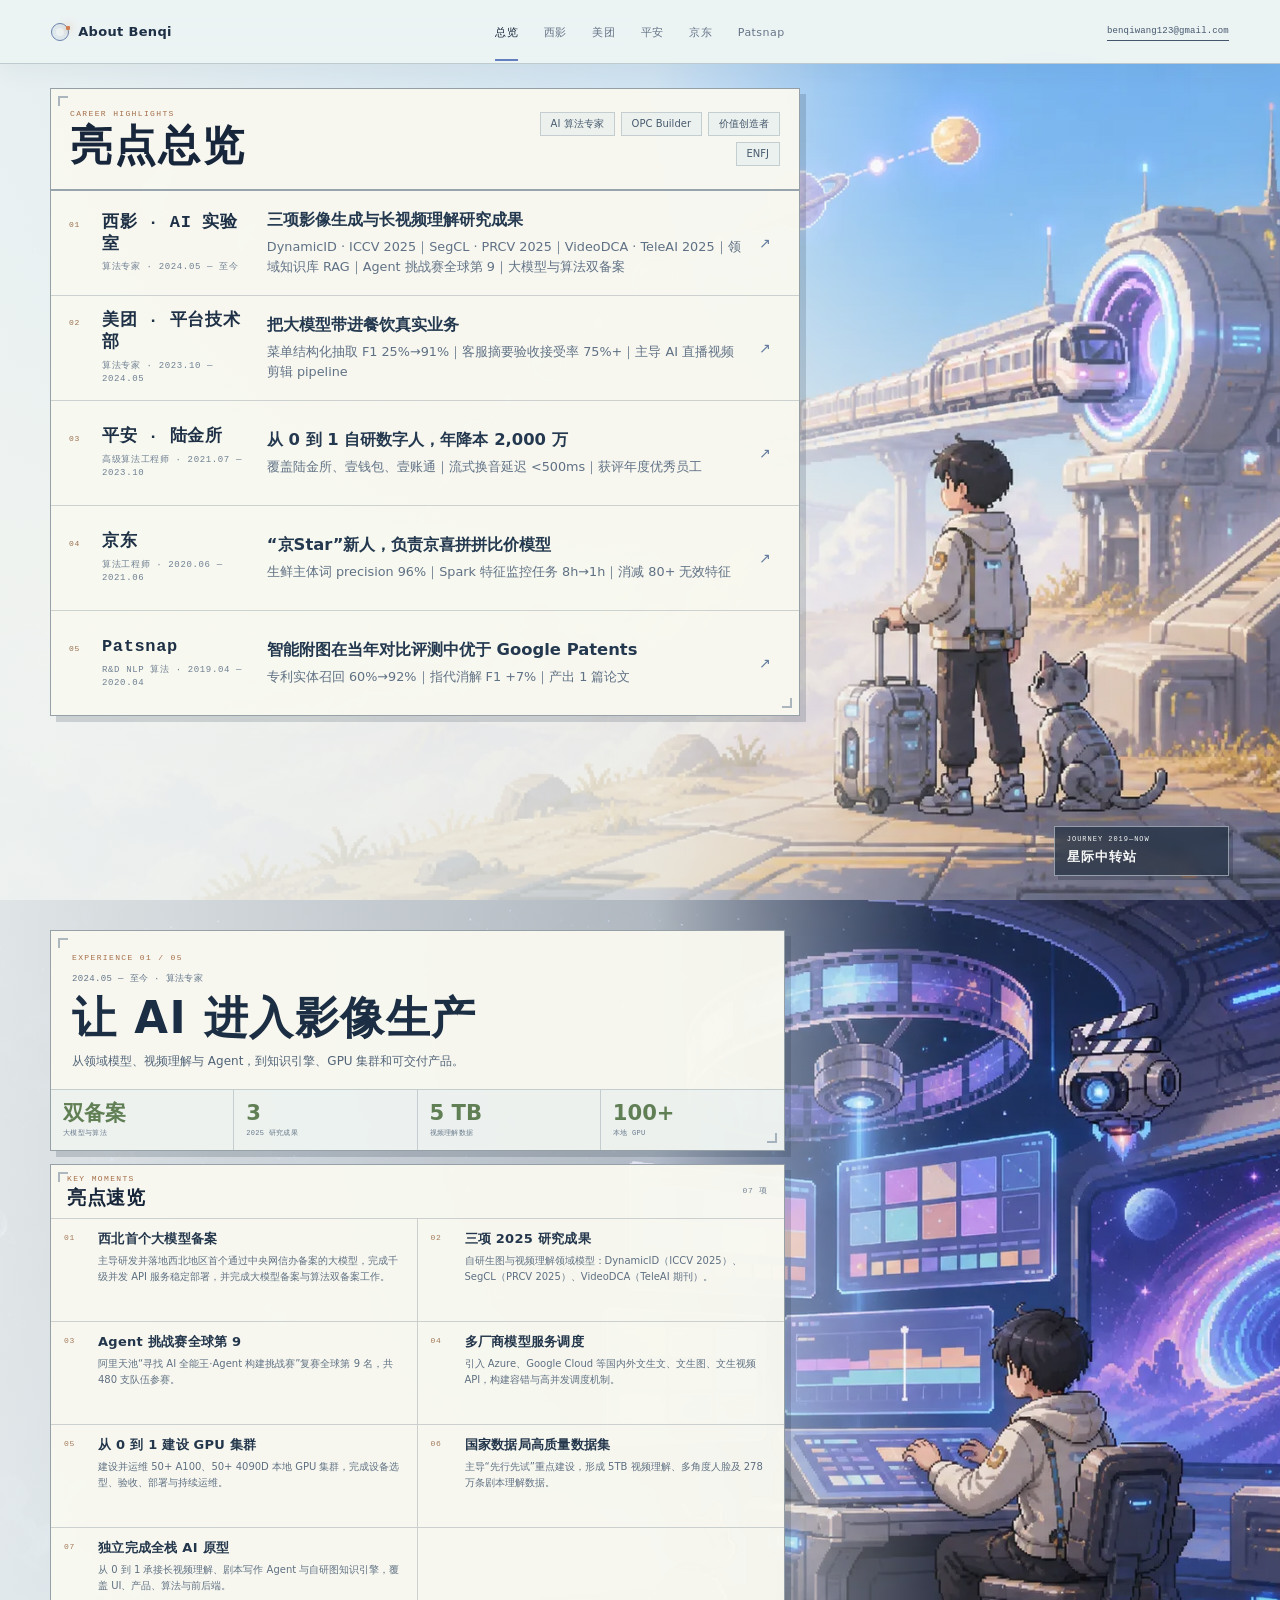
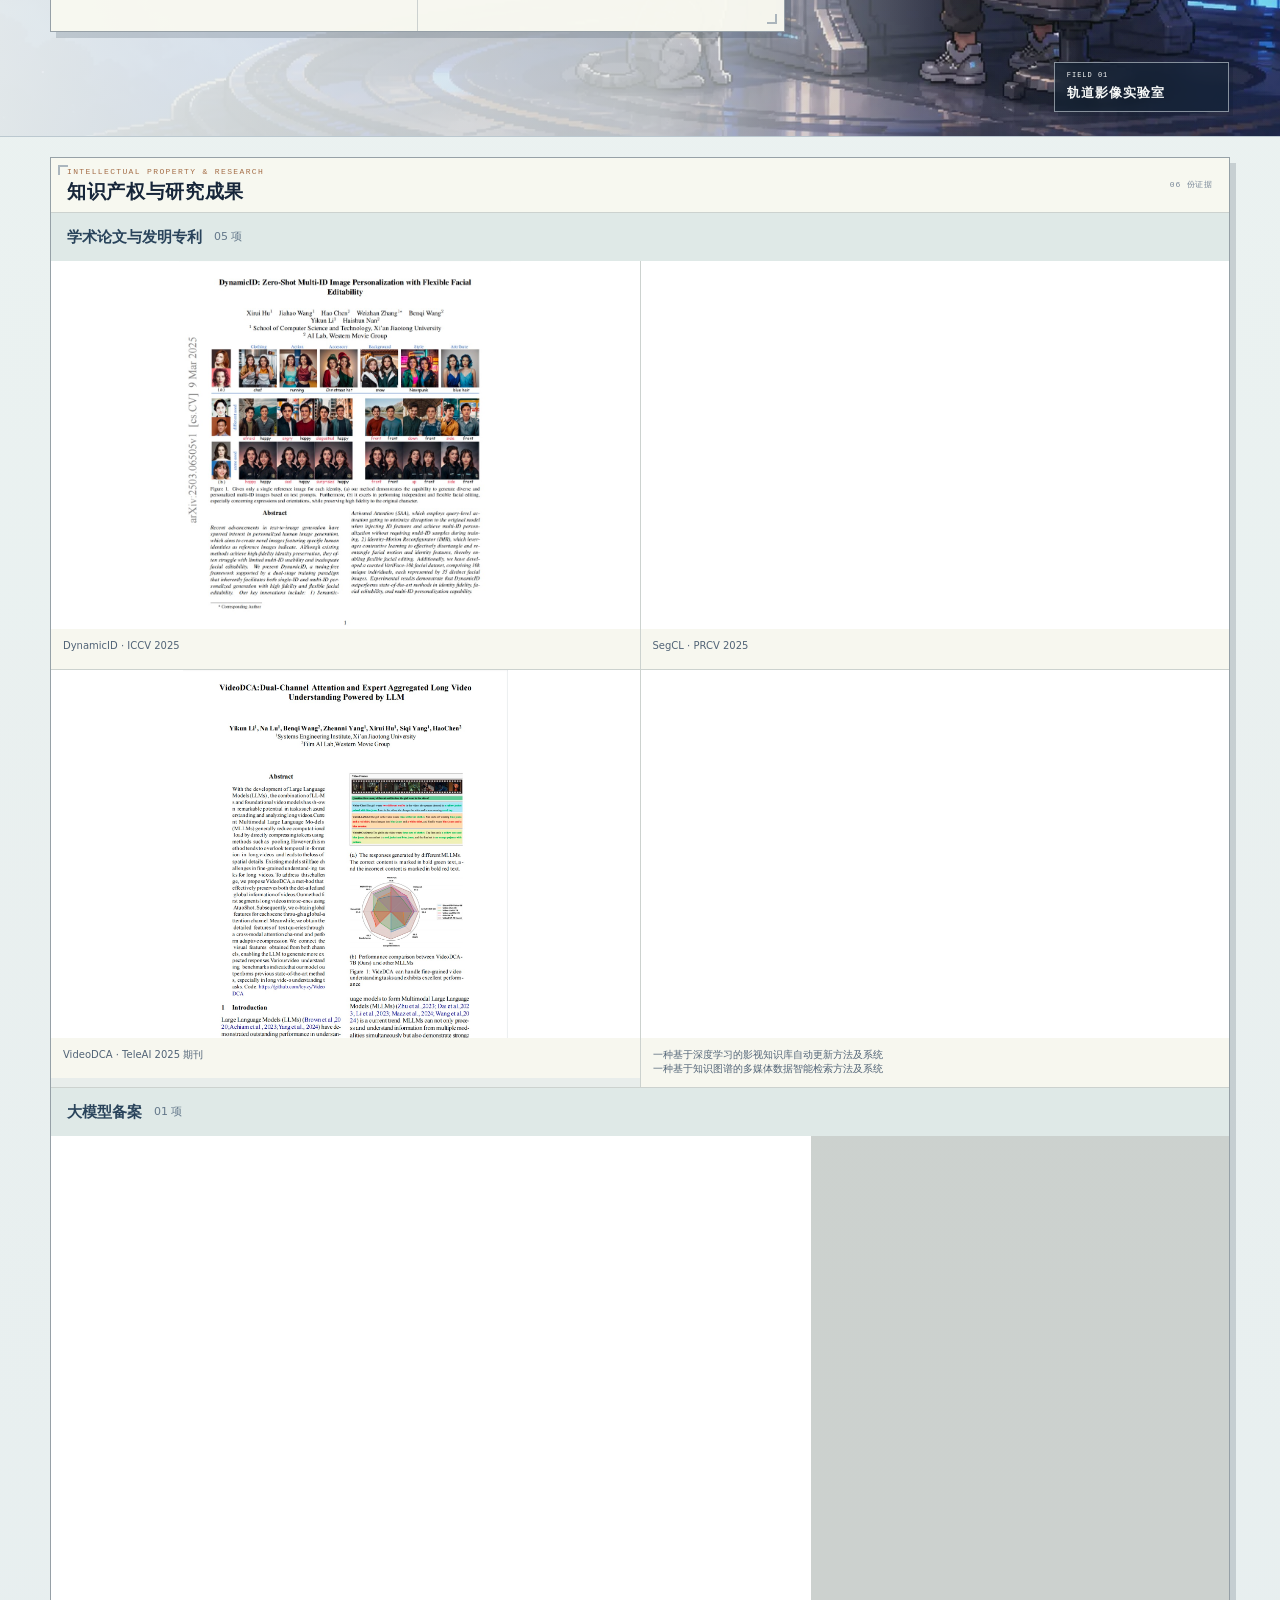
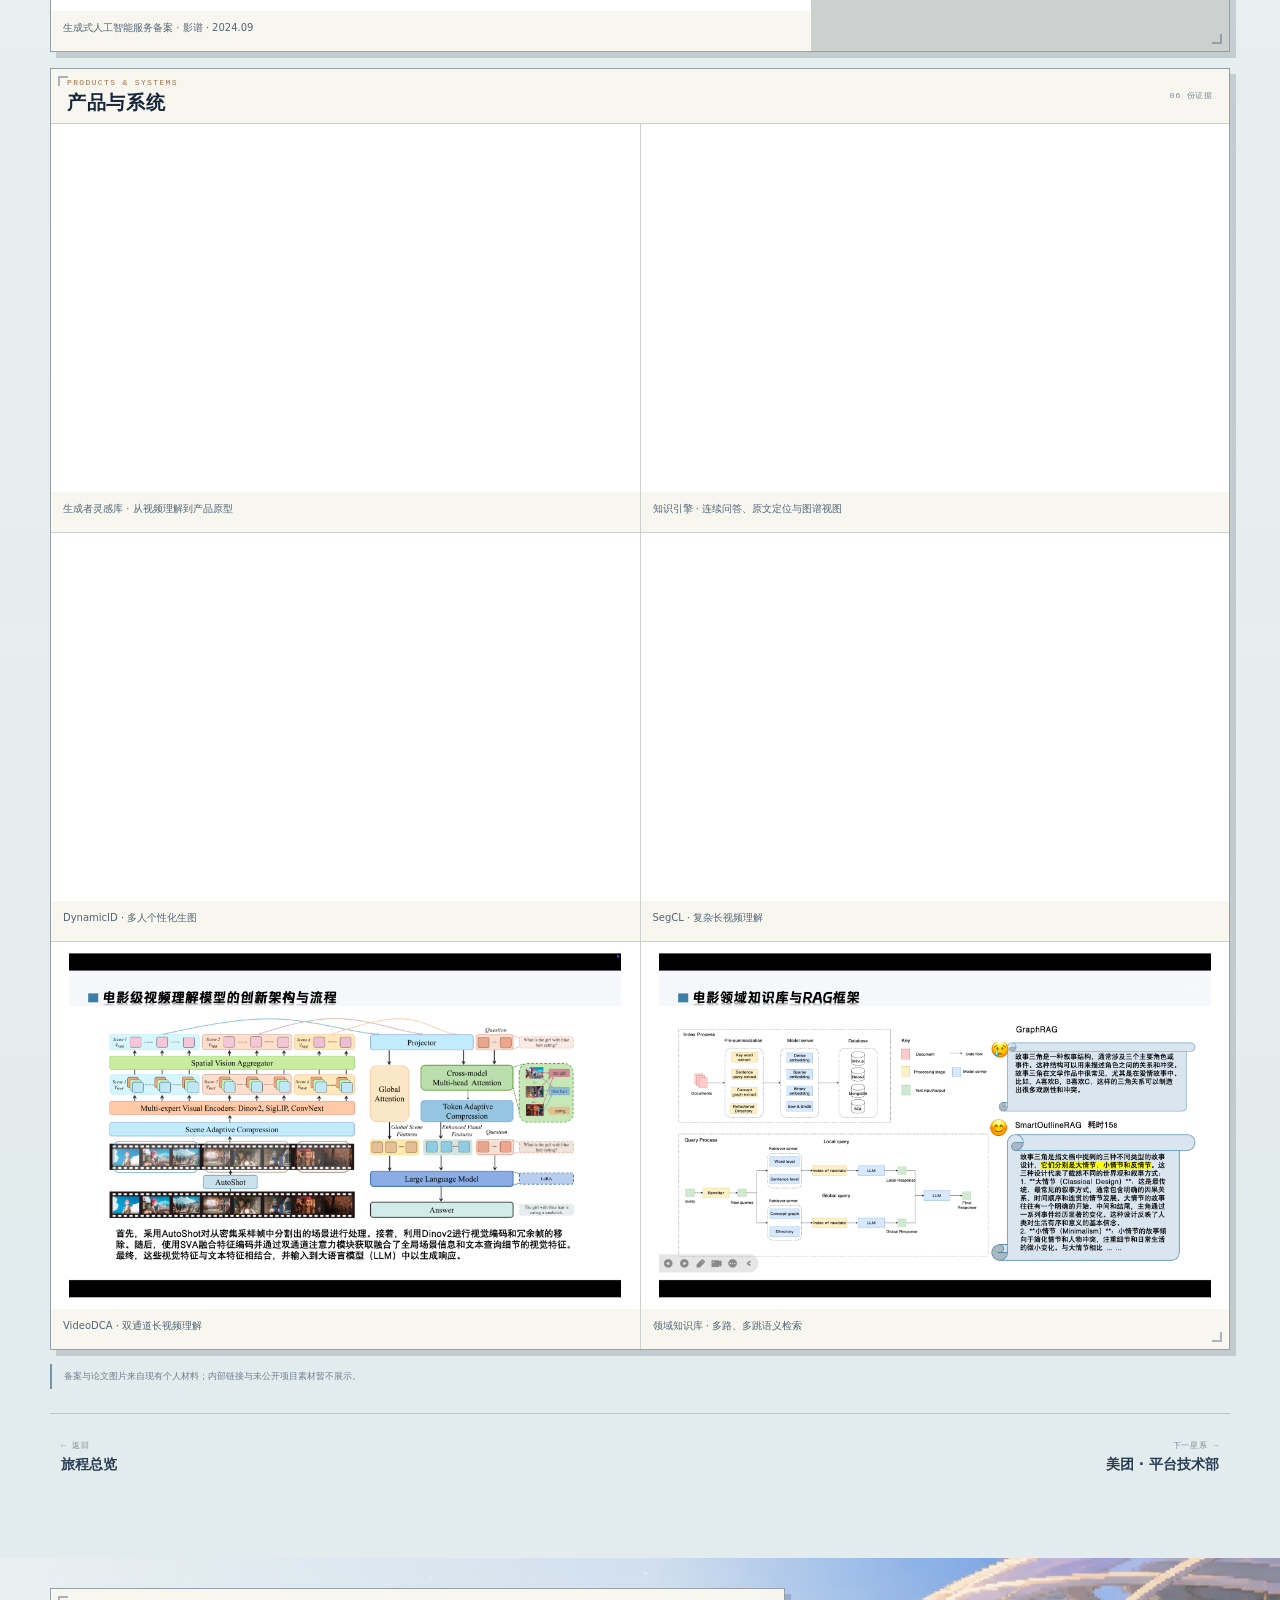
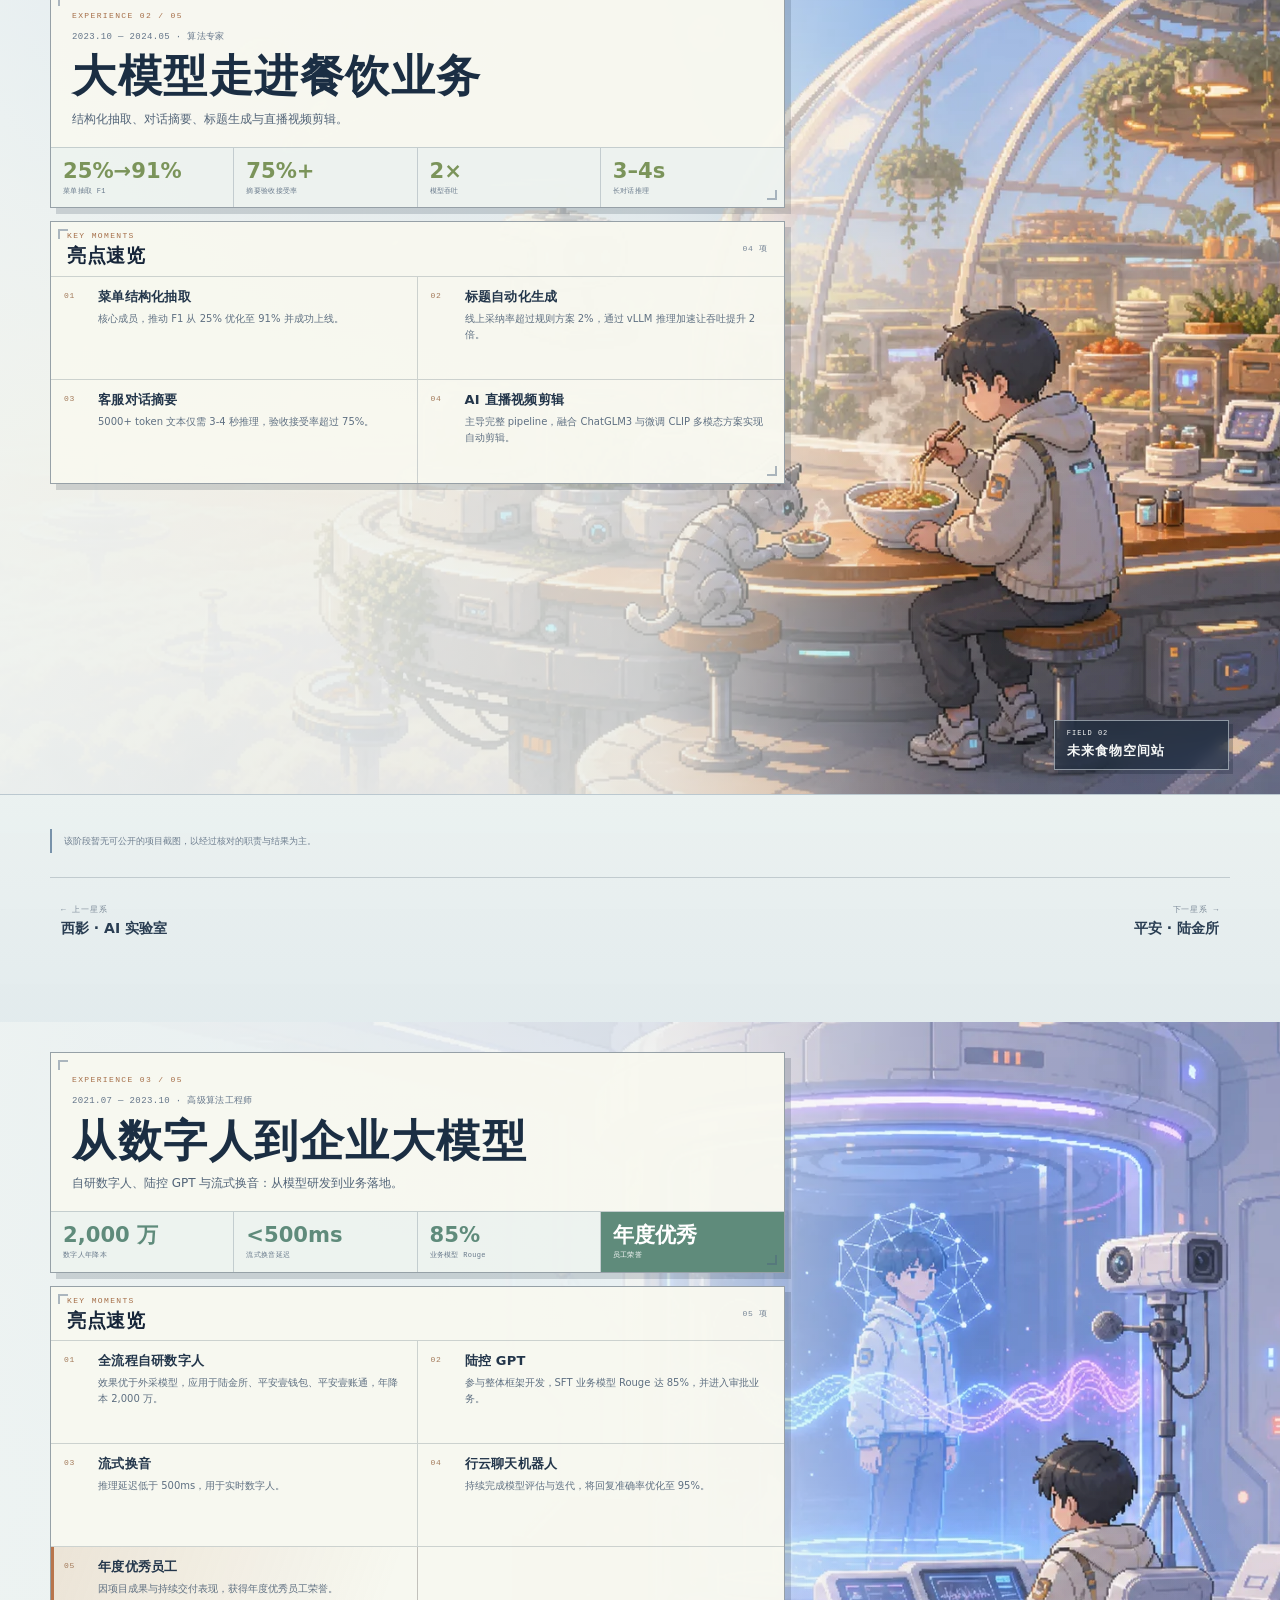
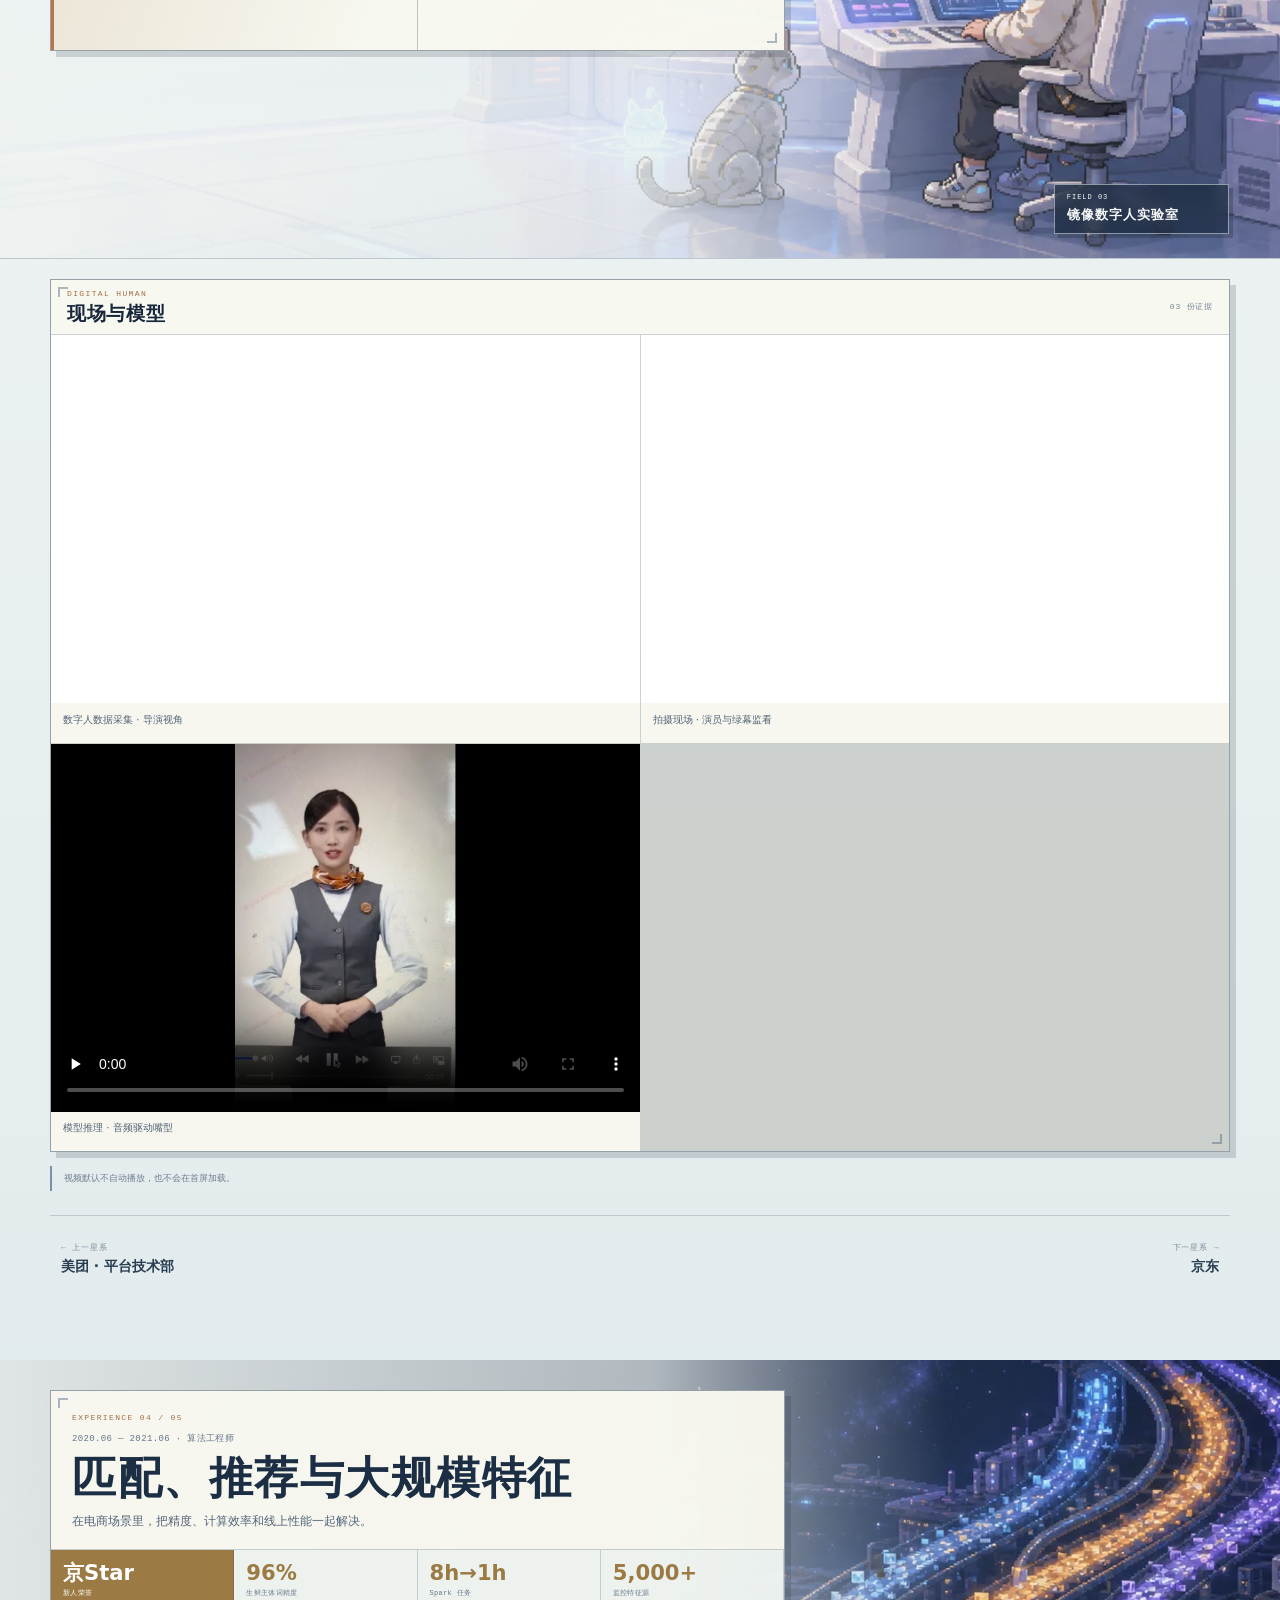
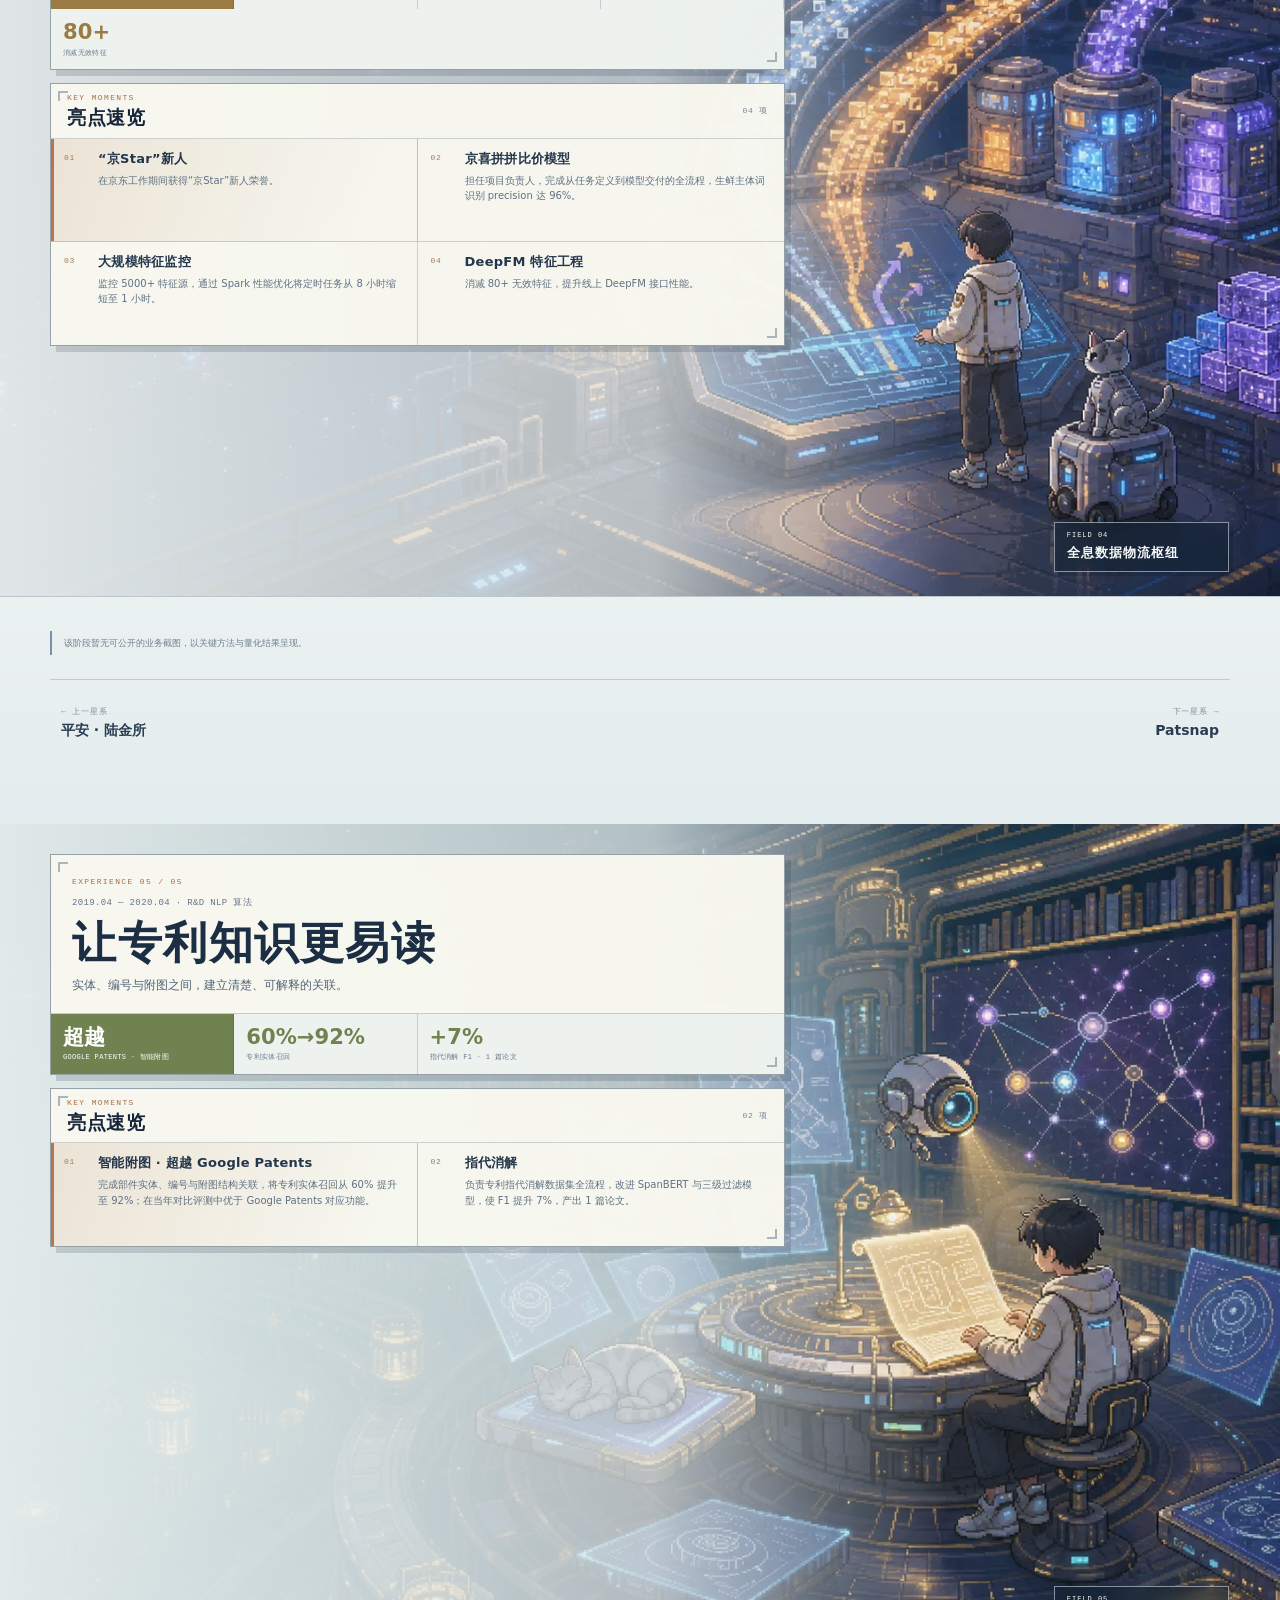
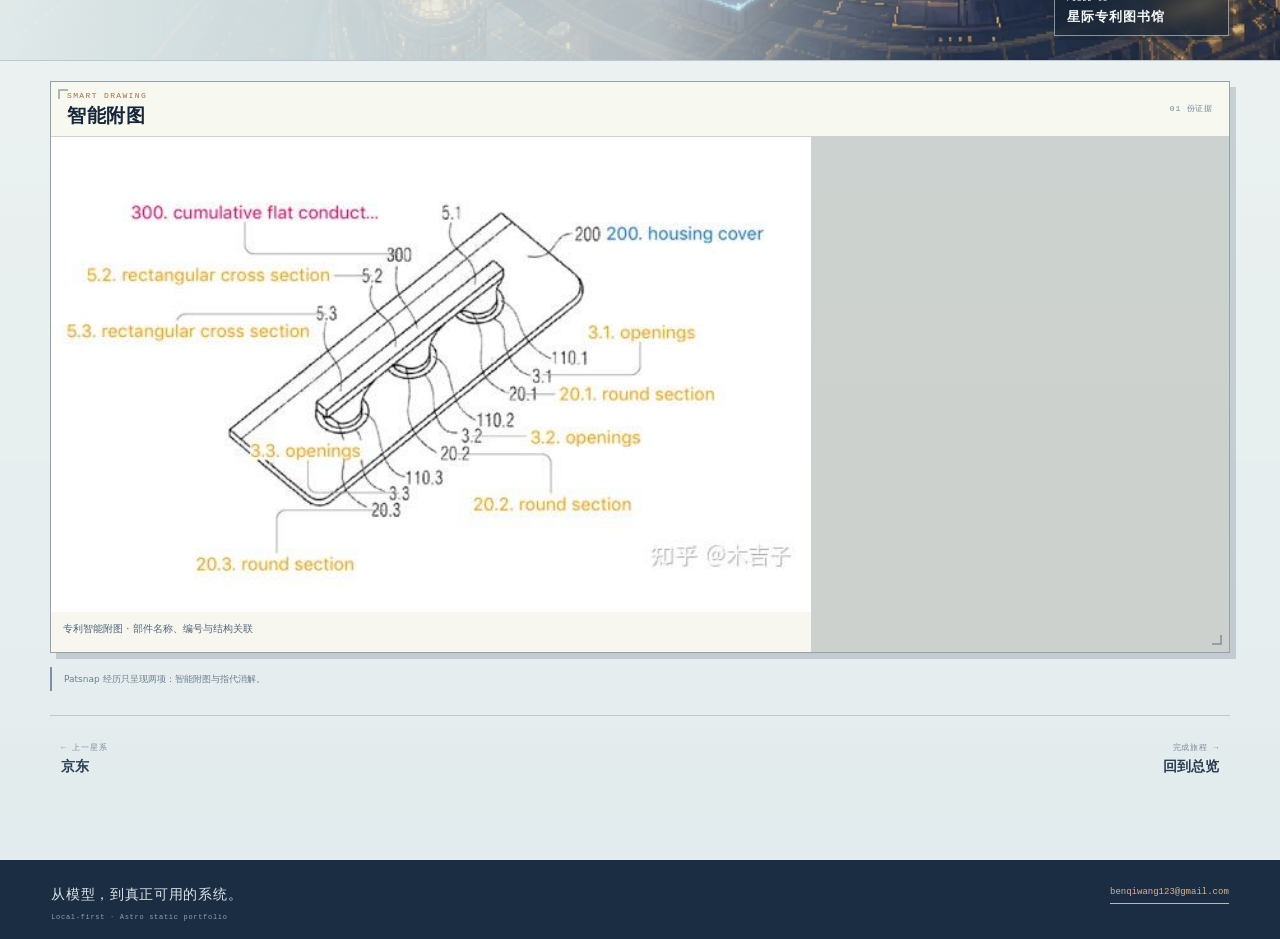
<file: meituan/index.html>
<!DOCTYPE html><html lang="zh-CN"> <head><meta charset="UTF-8"><meta name="viewport" content="width=device-width"><meta name="description" content="结构化抽取、对话摘要、标题生成与直播视频剪辑。"><meta name="theme-color" content="#dce9f3"><meta name="generator" content="Astro v5.18.2"><meta property="og:type" content="website"><meta property="og:title" content="美团｜AI 算法与产品实践"><meta property="og:description" content="结构化抽取、对话摘要、标题生成与直播视频剪辑。"><meta property="og:image" content="/art/home-02ca1697.webp"><meta name="twitter:card" content="summary_large_image"><meta name="twitter:title" content="美团｜AI 算法与产品实践"><meta name="twitter:description" content="结构化抽取、对话摘要、标题生成与直播视频剪辑。"><meta name="twitter:image" content="/art/home-02ca1697.webp"><link rel="icon" href="/favicon.svg"><title>本淇｜星际工作经历</title><link rel="stylesheet" href="/_astro/index.66VgeNl4.css"></head> <body class="journey-page"> <a class="skip-link" href="#content">跳到正文</a> <header class="topbar"> <a href="/#top" class="site-mark" data-journey-nav="home" aria-label="About Benqi，返回旅程总览"> <span class="site-orbit" aria-hidden="true"></span> <span>About Benqi</span> </a> <nav class="desktop-nav" aria-label="主导航"> <a class="nav-home" data-journey-nav="home" href="/#top">总览</a> <a data-journey-nav="xfilm" href="/#xfilm"> 西影 </a><a class="active" data-journey-nav="meituan" href="/#meituan"> 美团 </a><a data-journey-nav="pingan" href="/#pingan"> 平安 </a><a data-journey-nav="jd" href="/#jd"> 京东 </a><a data-journey-nav="patsnap" href="/#patsnap"> Patsnap </a> </nav> <a class="mail-link" href="mailto:benqiwang123@gmail.com" aria-label="发送邮件">benqiwang123@gmail.com</a> <nav class="mobile-nav" aria-label="移动端章节导航"> <a data-journey-nav="home" href="/#top">总览</a> <a data-journey-nav="xfilm" href="/#xfilm"> 西影 </a><a class="active" data-journey-nav="meituan" href="/#meituan"> 美团 </a><a data-journey-nav="pingan" href="/#pingan"> 平安 </a><a data-journey-nav="jd" href="/#jd"> 京东 </a><a data-journey-nav="patsnap" href="/#patsnap"> Patsnap </a> </nav> </header> <main id="content">  <article class="portfolio-journey" data-journey-root data-initial-section="meituan"> <section id="top" class="journey-intro journey-section" data-journey-section="home" aria-labelledby="highlights-title"> <figure class="home-scene"> <img src="/art/home-02ca1697.webp" alt="像素插画：星际算法旅人与机械猫站在环形列车前，准备沿五枚航标前往不同星系。" width="1672" height="941" loading="eager" decoding="async" fetchpriority="high"> <span class="scene-stars" aria-hidden="true"></span> <figcaption><span>JOURNEY 2019—NOW</span><b>星际中转站</b></figcaption> </figure> <div class="home-overview section-shell"> <section class="career-overview-panel pixel-panel"> <header class="career-overview-heading"> <div> <p>CAREER HIGHLIGHTS</p> <h1 id="highlights-title">亮点总览</h1> </div> <ul class="skill-tags" aria-label="我的标签"> <li>AI 算法专家</li><li>OPC Builder</li><li>价值创造者</li><li>ENFJ</li> </ul> </header> <ol class="career-overview-list"> <li> <a href="/#xfilm"> <span class="overview-company"> <span>01</span> <span class="overview-company-copy"> <b>西影 · AI 实验室</b> <small>算法专家 · 2024.05 — 至今</small> </span> </span> <span class="overview-copy"> <strong>三项影像生成与长视频理解研究成果</strong> <span>DynamicID · ICCV 2025｜SegCL · PRCV 2025｜VideoDCA · TeleAI 2025｜领域知识库 RAG｜Agent 挑战赛全球第 9｜大模型与算法双备案</span> </span> <span class="overview-arrow" aria-hidden="true">↗</span> </a> </li><li> <a href="/#meituan"> <span class="overview-company"> <span>02</span> <span class="overview-company-copy"> <b>美团 · 平台技术部</b> <small>算法专家 · 2023.10 — 2024.05</small> </span> </span> <span class="overview-copy"> <strong>把大模型带进餐饮真实业务</strong> <span>菜单结构化抽取 F1 25%→91%｜客服摘要验收接受率 75%+｜主导 AI 直播视频剪辑 pipeline</span> </span> <span class="overview-arrow" aria-hidden="true">↗</span> </a> </li><li> <a href="/#pingan"> <span class="overview-company"> <span>03</span> <span class="overview-company-copy"> <b>平安 · 陆金所</b> <small>高级算法工程师 · 2021.07 — 2023.10</small> </span> </span> <span class="overview-copy"> <strong>从 0 到 1 自研数字人，年降本 2,000 万</strong> <span>覆盖陆金所、壹钱包、壹账通｜流式换音延迟 &lt;500ms｜获评年度优秀员工</span> </span> <span class="overview-arrow" aria-hidden="true">↗</span> </a> </li><li> <a href="/#jd"> <span class="overview-company"> <span>04</span> <span class="overview-company-copy"> <b>京东</b> <small>算法工程师 · 2020.06 — 2021.06</small> </span> </span> <span class="overview-copy"> <strong>“京Star”新人，负责京喜拼拼比价模型</strong> <span>生鲜主体词 precision 96%｜Spark 特征监控任务 8h→1h｜消减 80+ 无效特征</span> </span> <span class="overview-arrow" aria-hidden="true">↗</span> </a> </li><li> <a href="/#patsnap"> <span class="overview-company"> <span>05</span> <span class="overview-company-copy"> <b>Patsnap</b> <small>R&amp;D NLP 算法 · 2019.04 — 2020.04</small> </span> </span> <span class="overview-copy"> <strong>智能附图在当年对比评测中优于 Google Patents</strong> <span>专利实体召回 60%→92%｜指代消解 F1 +7%｜产出 1 篇论文</span> </span> <span class="overview-arrow" aria-hidden="true">↗</span> </a> </li> </ol> </section> </div> </section> <section id="xfilm" class="experience-section journey-section" data-journey-section="xfilm" style="--page-accent:#617f55;--scene-position:76% center;--scene-position-mobile:75% center" aria-labelledby="xfilm-title"> <div class="experience-stage"> <figure class="scene-media"> <img src="/art/xfilm-ee9f83ce.webp" alt="像素插画：星际算法旅人在轨道影像实验室操作多块创作屏幕，机械猫在一旁观察。" width="1672" height="941" loading="lazy" decoding="async"> <span class="scene-stars" aria-hidden="true"></span> <figcaption> <span>FIELD 01</span> <b>轨道影像实验室</b> </figcaption> </figure> <div class="experience-overview section-shell"> <div class="experience-content-deck"> <header class="experience-summary pixel-panel"> <div class="experience-copy"> <p class="eyebrow">EXPERIENCE 01 / 05</p> <span class="experience-label">2024.05 — 至今 · 算法专家</span> <h2 id="xfilm-title">让 AI 进入影像生产</h2> <p class="experience-lede">从领域模型、视频理解与 Agent，到知识引擎、GPU 集群和可交付产品。</p> </div> <div class="experience-stats" aria-label="关键数据"> <div> <strong>双备案</strong> <span>大模型与算法</span> </div><div> <strong>3</strong> <span>2025 研究成果</span> </div><div> <strong>5 TB</strong> <span>视频理解数据</span> </div><div> <strong>100+</strong> <span>本地 GPU</span> </div> </div> </header> <section class="highlight-panel pixel-panel" aria-labelledby="xfilm-highlights"> <header class="compact-heading"> <div> <p>KEY MOMENTS</p> <h3 id="xfilm-highlights">亮点速览</h3> </div> <span>07 项</span> </header> <ol class="highlight-grid"> <li> <span>01</span> <div> <h4>西北首个大模型备案</h4> <p>主导研发并落地西北地区首个通过中央网信办备案的大模型，完成千级并发 API 服务稳定部署，并完成大模型备案与算法双备案工作。</p> </div> </li><li> <span>02</span> <div> <h4>三项 2025 研究成果</h4> <p>自研生图与视频理解领域模型：DynamicID（ICCV 2025）、SegCL（PRCV 2025）、VideoDCA（TeleAI 期刊）。</p> </div> </li><li> <span>03</span> <div> <h4>Agent 挑战赛全球第 9</h4> <p>阿里天池“寻找 AI 全能王·Agent 构建挑战赛”复赛全球第 9 名，共 480 支队伍参赛。</p> </div> </li><li> <span>04</span> <div> <h4>多厂商模型服务调度</h4> <p>引入 Azure、Google Cloud 等国内外文生文、文生图、文生视频 API，构建容错与高并发调度机制。</p> </div> </li><li> <span>05</span> <div> <h4>从 0 到 1 建设 GPU 集群</h4> <p>建设并运维 50+ A100、50+ 4090D 本地 GPU 集群，完成设备选型、验收、部署与持续运维。</p> </div> </li><li> <span>06</span> <div> <h4>国家数据局高质量数据集</h4> <p>主导“先行先试”重点建设，形成 5TB 视频理解、多角度人脸及 278 万条剧本理解数据。</p> </div> </li><li> <span>07</span> <div> <h4>独立完成全栈 AI 原型</h4> <p>从 0 到 1 承接长视频理解、剧本写作 Agent 与自研图知识引擎，覆盖 UI、产品、算法与前后端。</p> </div> </li> </ol> </section> </div> </div> </div> <div class="experience-evidence"> <div class="section-shell"> <section class="media-section pixel-panel" aria-labelledby="xfilm-media-0"> <header class="compact-heading"> <div> <p>Intellectual Property &amp; Research</p> <h3 id="xfilm-media-0">知识产权与研究成果</h3> </div> <span>06 份证据</span> </header> <div class="media-category"> <h4 class="media-category-heading" id="xfilm-media-0-category-0"> 学术论文与发明专利<span>05 项</span> </h4> <div class="media-grid"> <figure class="media-card contain"> <img src="/media/xfilm/dynamicid-iccv-2025.jpg" alt="DynamicID ICCV 2025 论文成果图" loading="eager" decoding="async"> <figcaption>DynamicID · ICCV 2025</figcaption> </figure><figure class="media-card contain"> <img src="/media/xfilm/segcl-prcv-2025.jpg" alt="SegCL PRCV 2025 论文成果图" loading="eager" decoding="async"> <figcaption>SegCL · PRCV 2025</figcaption> </figure><figure class="media-card contain"> <img src="/media/xfilm/videodca-teleai-2025.jpg" alt="VideoDCA TeleAI 2025 期刊成果图" loading="eager" decoding="async"> <figcaption>VideoDCA · TeleAI 2025 期刊</figcaption> </figure> <figure class="media-card paired-documents" id="xfilm-patents" aria-label="发明专利 · 2 项"> <div class="document-pair"> <a class="media-original-link" href="/media/xfilm/patent-film-knowledge-update-cn121350046b.png" target="_blank" rel="noopener noreferrer" aria-label="查看《一种基于深度学习的影视知识库自动更新方法及系统》证书原图（新标签页）"> <img src="/media/xfilm/patent-film-knowledge-update-cn121350046b.png" alt="发明专利证书：一种基于深度学习的影视知识库自动更新方法及系统" loading="lazy" decoding="async"> </a><a class="media-original-link" href="/media/xfilm/patent-knowledge-graph-search-cn121350282b.png" target="_blank" rel="noopener noreferrer" aria-label="查看《一种基于知识图谱的多媒体数据智能检索方法及系统》证书原图（新标签页）"> <img src="/media/xfilm/patent-knowledge-graph-search-cn121350282b.png" alt="发明专利证书：一种基于知识图谱的多媒体数据智能检索方法及系统" loading="lazy" decoding="async"> </a> </div> <figcaption><span>一种基于深度学习的影视知识库自动更新方法及系统</span><span>一种基于知识图谱的多媒体数据智能检索方法及系统</span></figcaption> </figure> </div> </div><div class="media-category"> <h4 class="media-category-heading" id="xfilm-media-0-category-1"> 大模型备案<span>01 项</span> </h4> <div class="media-grid single"> <figure class="media-card contain"> <img src="/media/xfilm/filing-yingpu-2024.jpg" alt="影谱生成式人工智能服务备案公告材料" loading="eager" decoding="async"> <figcaption>生成式人工智能服务备案 · 影谱 · 2024.09</figcaption> </figure>  </div> </div> </section><section class="media-section pixel-panel" aria-labelledby="xfilm-media-1"> <header class="compact-heading"> <div> <p>Products &amp; Systems</p> <h3 id="xfilm-media-1">产品与系统</h3> </div> <span>06 份证据</span> </header> <div>  <div class="media-grid"> <figure class="media-card contain"> <img src="/media/xfilm/video-wall.png" alt="生成者灵感库视频墙应用界面" loading="lazy" decoding="async"> <figcaption>生成者灵感库 · 从视频理解到产品原型</figcaption> </figure><figure class="media-card contain"> <img src="/media/xfilm/knowledge-app.png" alt="AI 知识引擎应用界面" loading="lazy" decoding="async"> <figcaption>知识引擎 · 连续问答、原文定位与图谱视图</figcaption> </figure><figure class="media-card contain"> <img src="/media/xfilm/dynamicid.png" alt="DynamicID 模型架构图" loading="lazy" decoding="async"> <figcaption>DynamicID · 多人个性化生图</figcaption> </figure><figure class="media-card contain"> <img src="/media/xfilm/segcl.png" alt="SegCL 视频理解架构图" loading="lazy" decoding="async"> <figcaption>SegCL · 复杂长视频理解</figcaption> </figure><figure class="media-card contain"> <img src="/media/xfilm/videodca.png" alt="VideoDCA 模型架构图" loading="lazy" decoding="async"> <figcaption>VideoDCA · 双通道长视频理解</figcaption> </figure><figure class="media-card contain"> <img src="/media/xfilm/knowledge-rag.png" alt="知识库 RAG 架构图" loading="lazy" decoding="async"> <figcaption>领域知识库 · 多路、多跳语义检索</figcaption> </figure>  </div> </div> </section> <aside class="evidence-note">备案与论文图片来自现有个人材料；内部链接与未公开项目素材暂不展示。</aside> <nav class="page-switcher" aria-label="轨道影像实验室章节导航"> <a class="previous" href="/#top"> <span>← 返回</span><b>旅程总览</b> </a> <a class="next" href="/#meituan"> <span>下一星系 →</span><b>美团 · 平台技术部</b> </a> </nav> </div> </div> </section><section id="meituan" class="experience-section journey-section" data-journey-section="meituan" style="--page-accent:#7b945a;--scene-position:78% center;--scene-position-mobile:76% center" aria-labelledby="meituan-title"> <div class="experience-stage"> <figure class="scene-media"> <img src="/art/meituan-61b2670e.webp" alt="像素插画：星际算法旅人在未来食物空间站品尝餐食，机械猫探向自己的小碗。" width="1672" height="941" loading="lazy" decoding="async"> <span class="scene-stars" aria-hidden="true"></span> <figcaption> <span>FIELD 02</span> <b>未来食物空间站</b> </figcaption> </figure> <div class="experience-overview section-shell"> <div class="experience-content-deck"> <header class="experience-summary pixel-panel"> <div class="experience-copy"> <p class="eyebrow">EXPERIENCE 02 / 05</p> <span class="experience-label">2023.10 — 2024.05 · 算法专家</span> <h2 id="meituan-title">大模型走进餐饮业务</h2> <p class="experience-lede">结构化抽取、对话摘要、标题生成与直播视频剪辑。</p> </div> <div class="experience-stats" aria-label="关键数据"> <div> <strong>25%→91%</strong> <span>菜单抽取 F1</span> </div><div> <strong>75%+</strong> <span>摘要验收接受率</span> </div><div> <strong>2×</strong> <span>模型吞吐</span> </div><div> <strong>3–4s</strong> <span>长对话推理</span> </div> </div> </header> <section class="highlight-panel pixel-panel" aria-labelledby="meituan-highlights"> <header class="compact-heading"> <div> <p>KEY MOMENTS</p> <h3 id="meituan-highlights">亮点速览</h3> </div> <span>04 项</span> </header> <ol class="highlight-grid"> <li> <span>01</span> <div> <h4>菜单结构化抽取</h4> <p>核心成员，推动 F1 从 25% 优化至 91% 并成功上线。</p> </div> </li><li> <span>02</span> <div> <h4>标题自动化生成</h4> <p>线上采纳率超过规则方案 2%，通过 vLLM 推理加速让吞吐提升 2 倍。</p> </div> </li><li> <span>03</span> <div> <h4>客服对话摘要</h4> <p>5000+ token 文本仅需 3-4 秒推理，验收接受率超过 75%。</p> </div> </li><li> <span>04</span> <div> <h4>AI 直播视频剪辑</h4> <p>主导完整 pipeline，融合 ChatGLM3 与微调 CLIP 多模态方案实现自动剪辑。</p> </div> </li> </ol> </section> </div> </div> </div> <div class="experience-evidence"> <div class="section-shell">  <aside class="evidence-note">该阶段暂无可公开的项目截图，以经过核对的职责与结果为主。</aside> <nav class="page-switcher" aria-label="未来食物空间站章节导航"> <a class="previous" href="/#xfilm"> <span>← 上一星系</span><b>西影 · AI 实验室</b> </a> <a class="next" href="/#pingan"> <span>下一星系 →</span><b>平安 · 陆金所</b> </a> </nav> </div> </div> </section><section id="pingan" class="experience-section journey-section" data-journey-section="pingan" style="--page-accent:#5f8b7b;--scene-position:79% center;--scene-position-mobile:76% center" aria-labelledby="pingan-title"> <div class="experience-stage"> <figure class="scene-media"> <img src="/art/pingan-f9a6052d.webp" alt="像素插画：星际算法旅人在镜像实验室开发数字人，机械猫注视自己的全息镜像。" width="1672" height="941" loading="lazy" decoding="async"> <span class="scene-stars" aria-hidden="true"></span> <figcaption> <span>FIELD 03</span> <b>镜像数字人实验室</b> </figcaption> </figure> <div class="experience-overview section-shell"> <div class="experience-content-deck"> <header class="experience-summary pixel-panel"> <div class="experience-copy"> <p class="eyebrow">EXPERIENCE 03 / 05</p> <span class="experience-label">2021.07 — 2023.10 · 高级算法工程师</span> <h2 id="pingan-title">从数字人到企业大模型</h2> <p class="experience-lede">自研数字人、陆控 GPT 与流式换音：从模型研发到业务落地。</p> </div> <div class="experience-stats" aria-label="关键数据"> <div> <strong>2,000 万</strong> <span>数字人年降本</span> </div><div> <strong>&lt;500ms</strong> <span>流式换音延迟</span> </div><div> <strong>85%</strong> <span>业务模型 Rouge</span> </div><div class="emphasis"> <strong>年度优秀</strong> <span>员工荣誉</span> </div> </div> </header> <section class="highlight-panel pixel-panel" aria-labelledby="pingan-highlights"> <header class="compact-heading"> <div> <p>KEY MOMENTS</p> <h3 id="pingan-highlights">亮点速览</h3> </div> <span>05 项</span> </header> <ol class="highlight-grid"> <li> <span>01</span> <div> <h4>全流程自研数字人</h4> <p>效果优于外采模型，应用于陆金所、平安壹钱包、平安壹账通，年降本 2,000 万。</p> </div> </li><li> <span>02</span> <div> <h4>陆控 GPT</h4> <p>参与整体框架开发，SFT 业务模型 Rouge 达 85%，并进入审批业务。</p> </div> </li><li> <span>03</span> <div> <h4>流式换音</h4> <p>推理延迟低于 500ms，用于实时数字人。</p> </div> </li><li> <span>04</span> <div> <h4>行云聊天机器人</h4> <p>持续完成模型评估与迭代，将回复准确率优化至 95%。</p> </div> </li><li class="emphasis"> <span>05</span> <div> <h4>年度优秀员工</h4> <p>因项目成果与持续交付表现，获得年度优秀员工荣誉。</p> </div> </li> </ol> </section> </div> </div> </div> <div class="experience-evidence"> <div class="section-shell"> <section class="media-section pixel-panel" aria-labelledby="pingan-media-0"> <header class="compact-heading"> <div> <p>Digital Human</p> <h3 id="pingan-media-0">现场与模型</h3> </div> <span>03 份证据</span> </header> <div>  <div class="media-grid"> <figure class="media-card contain"> <img src="/media/pingan/shoot-director.jpg" alt="数字人现场拍摄导演视角" loading="eager" decoding="async"> <figcaption>数字人数据采集 · 导演视角</figcaption> </figure><figure class="media-card contain"> <img src="/media/pingan/shoot-monitor.jpg" alt="数字人拍摄现场监看画面" loading="eager" decoding="async"> <figcaption>拍摄现场 · 演员与绿幕监看</figcaption> </figure><figure class="media-card focus-upper"> <video controls preload="none" poster="/media/pingan/digital-human-cover.jpg" playsinline aria-label="音频驱动嘴型模型效果演示"> <source src="/media/pingan/digital-human-demo.mp4" type="video/mp4">
您的浏览器不支持视频播放。
</video> <figcaption>模型推理 · 音频驱动嘴型</figcaption> </figure>  </div> </div> </section> <aside class="evidence-note">视频默认不自动播放，也不会在首屏加载。</aside> <nav class="page-switcher" aria-label="镜像数字人实验室章节导航"> <a class="previous" href="/#meituan"> <span>← 上一星系</span><b>美团 · 平台技术部</b> </a> <a class="next" href="/#jd"> <span>下一星系 →</span><b>京东</b> </a> </nav> </div> </div> </section><section id="jd" class="experience-section journey-section" data-journey-section="jd" style="--page-accent:#9b7a43;--scene-position:80% center;--scene-position-mobile:78% center" aria-labelledby="jd-title"> <div class="experience-stage"> <figure class="scene-media"> <img src="/art/jd-b56f42d9.webp" alt="像素插画：星际算法旅人在全息数据枢纽调度三条数据流，机械猫乘坐数据小车。" width="1672" height="941" loading="lazy" decoding="async"> <span class="scene-stars" aria-hidden="true"></span> <figcaption> <span>FIELD 04</span> <b>全息数据物流枢纽</b> </figcaption> </figure> <div class="experience-overview section-shell"> <div class="experience-content-deck"> <header class="experience-summary pixel-panel"> <div class="experience-copy"> <p class="eyebrow">EXPERIENCE 04 / 05</p> <span class="experience-label">2020.06 — 2021.06 · 算法工程师</span> <h2 id="jd-title">匹配、推荐与大规模特征</h2> <p class="experience-lede">在电商场景里，把精度、计算效率和线上性能一起解决。</p> </div> <div class="experience-stats" aria-label="关键数据"> <div class="emphasis"> <strong>京Star</strong> <span>新人荣誉</span> </div><div> <strong>96%</strong> <span>生鲜主体词精度</span> </div><div> <strong>8h→1h</strong> <span>Spark 任务</span> </div><div> <strong>5,000+</strong> <span>监控特征源</span> </div><div> <strong>80+</strong> <span>消减无效特征</span> </div> </div> </header> <section class="highlight-panel pixel-panel" aria-labelledby="jd-highlights"> <header class="compact-heading"> <div> <p>KEY MOMENTS</p> <h3 id="jd-highlights">亮点速览</h3> </div> <span>04 项</span> </header> <ol class="highlight-grid"> <li class="emphasis"> <span>01</span> <div> <h4>“京Star”新人</h4> <p>在京东工作期间获得“京Star”新人荣誉。</p> </div> </li><li> <span>02</span> <div> <h4>京喜拼拼比价模型</h4> <p>担任项目负责人，完成从任务定义到模型交付的全流程，生鲜主体词识别 precision 达 96%。</p> </div> </li><li> <span>03</span> <div> <h4>大规模特征监控</h4> <p>监控 5000+ 特征源，通过 Spark 性能优化将定时任务从 8 小时缩短至 1 小时。</p> </div> </li><li> <span>04</span> <div> <h4>DeepFM 特征工程</h4> <p>消减 80+ 无效特征，提升线上 DeepFM 接口性能。</p> </div> </li> </ol> </section> </div> </div> </div> <div class="experience-evidence"> <div class="section-shell">  <aside class="evidence-note">该阶段暂无可公开的业务截图，以关键方法与量化结果呈现。</aside> <nav class="page-switcher" aria-label="全息数据物流枢纽章节导航"> <a class="previous" href="/#pingan"> <span>← 上一星系</span><b>平安 · 陆金所</b> </a> <a class="next" href="/#patsnap"> <span>下一星系 →</span><b>Patsnap</b> </a> </nav> </div> </div> </section><section id="patsnap" class="experience-section journey-section" data-journey-section="patsnap" style="--page-accent:#718251;--scene-position:79% center;--scene-position-mobile:76% center" aria-labelledby="patsnap-title"> <div class="experience-stage"> <figure class="scene-media"> <img src="/art/patsnap-aebcb5ea.webp" alt="像素插画：星际算法旅人在环形专利图书馆研究发光附图，机械猫睡在悬浮书页上。" width="1672" height="941" loading="lazy" decoding="async"> <span class="scene-stars" aria-hidden="true"></span> <figcaption> <span>FIELD 05</span> <b>星际专利图书馆</b> </figcaption> </figure> <div class="experience-overview section-shell"> <div class="experience-content-deck"> <header class="experience-summary pixel-panel"> <div class="experience-copy"> <p class="eyebrow">EXPERIENCE 05 / 05</p> <span class="experience-label">2019.04 — 2020.04 · R&amp;D NLP 算法</span> <h2 id="patsnap-title">让专利知识更易读</h2> <p class="experience-lede">实体、编号与附图之间，建立清楚、可解释的关联。</p> </div> <div class="experience-stats" aria-label="关键数据"> <div class="emphasis"> <strong>超越</strong> <span>GOOGLE PATENTS · 智能附图</span> </div><div> <strong>60%→92%</strong> <span>专利实体召回</span> </div><div> <strong>+7%</strong> <span>指代消解 F1 · 1 篇论文</span> </div> </div> </header> <section class="highlight-panel pixel-panel" aria-labelledby="patsnap-highlights"> <header class="compact-heading"> <div> <p>KEY MOMENTS</p> <h3 id="patsnap-highlights">亮点速览</h3> </div> <span>02 项</span> </header> <ol class="highlight-grid"> <li class="emphasis"> <span>01</span> <div> <h4>智能附图 · 超越 Google Patents</h4> <p>完成部件实体、编号与附图结构关联，将专利实体召回从 60% 提升至 92%；在当年对比评测中优于 Google Patents 对应功能。</p> </div> </li><li> <span>02</span> <div> <h4>指代消解</h4> <p>负责专利指代消解数据集全流程，改进 SpanBERT 与三级过滤模型，使 F1 提升 7%，产出 1 篇论文。</p> </div> </li> </ol> </section> </div> </div> </div> <div class="experience-evidence"> <div class="section-shell"> <section class="media-section pixel-panel" aria-labelledby="patsnap-media-0"> <header class="compact-heading"> <div> <p>Smart Drawing</p> <h3 id="patsnap-media-0">智能附图</h3> </div> <span>01 份证据</span> </header> <div>  <div class="media-grid single"> <figure class="media-card contain"> <img src="/media/patsnap/smart-drawing.png" alt="专利智能附图中的部件实体关联示例" loading="eager" decoding="async"> <figcaption>专利智能附图 · 部件名称、编号与结构关联</figcaption> </figure>  </div> </div> </section> <aside class="evidence-note">Patsnap 经历只呈现两项：智能附图与指代消解。</aside> <nav class="page-switcher" aria-label="星际专利图书馆章节导航"> <a class="previous" href="/#jd"> <span>← 上一星系</span><b>京东</b> </a> <a class="next" href="/#top"> <span>完成旅程 →</span><b>回到总览</b> </a> </nav> </div> </div> </section> </article>  </main> <footer class="site-footer"> <p>从模型，到真正可用的系统。</p> <a href="mailto:benqiwang123@gmail.com">benqiwang123@gmail.com</a> <small>Local-first · Astro static portfolio</small> </footer> <script>
      (() => {
        const journey = document.querySelector('[data-journey-root]');
        if (!journey) return;

        const initialSection = journey.getAttribute('data-initial-section');
        const navLinks = [...document.querySelectorAll('[data-journey-nav]')];
        const sections = [...document.querySelectorAll('[data-journey-section]')];

        const activate = (slug, updateUrl = true) => {
          navLinks.forEach((link) => {
            const current = link.getAttribute('data-journey-nav') === slug;
            link.classList.toggle('active', current);
            if (current) link.setAttribute('aria-current', 'location');
            else link.removeAttribute('aria-current');
          });

          if (!updateUrl) return;
          const nextUrl = slug === 'home' ? '/' : `/#${slug}`;
          if (`${location.pathname}${location.hash}` !== nextUrl) {
            history.replaceState(history.state, '', nextUrl);
          }
        };

        const requestedSection = initialSection || location.hash.slice(1);
        if (requestedSection) {
          if (initialSection) history.replaceState(history.state, '', `/#${initialSection}`);
          requestAnimationFrame(() => requestAnimationFrame(() => {
            document.getElementById(requestedSection)?.scrollIntoView({ block: 'start', behavior: 'instant' });
          }));
        }

        const syncActiveSection = () => {
          const marker = Math.min(innerHeight * .34, 320) + 8;
          let current = sections[0];
          sections.forEach((section) => {
            if (section.getBoundingClientRect().top <= marker) current = section;
          });
          activate(current?.getAttribute('data-journey-section') || 'home');
        };

        let ticking = false;
        const requestSync = () => {
          if (ticking) return;
          ticking = true;
          requestAnimationFrame(() => {
            syncActiveSection();
            ticking = false;
          });
        };

        const observer = new IntersectionObserver(() => {
          requestSync();
        }, {
          rootMargin: '-18% 0px -58% 0px',
          threshold: [0, .05, .2]
        });

        sections.forEach((section) => observer.observe(section));
        window.addEventListener('scroll', requestSync, { passive: true });
        window.addEventListener('resize', requestSync, { passive: true });
        activate(requestedSection || 'home', false);
      })();
    </script> </body> </html>
</file>
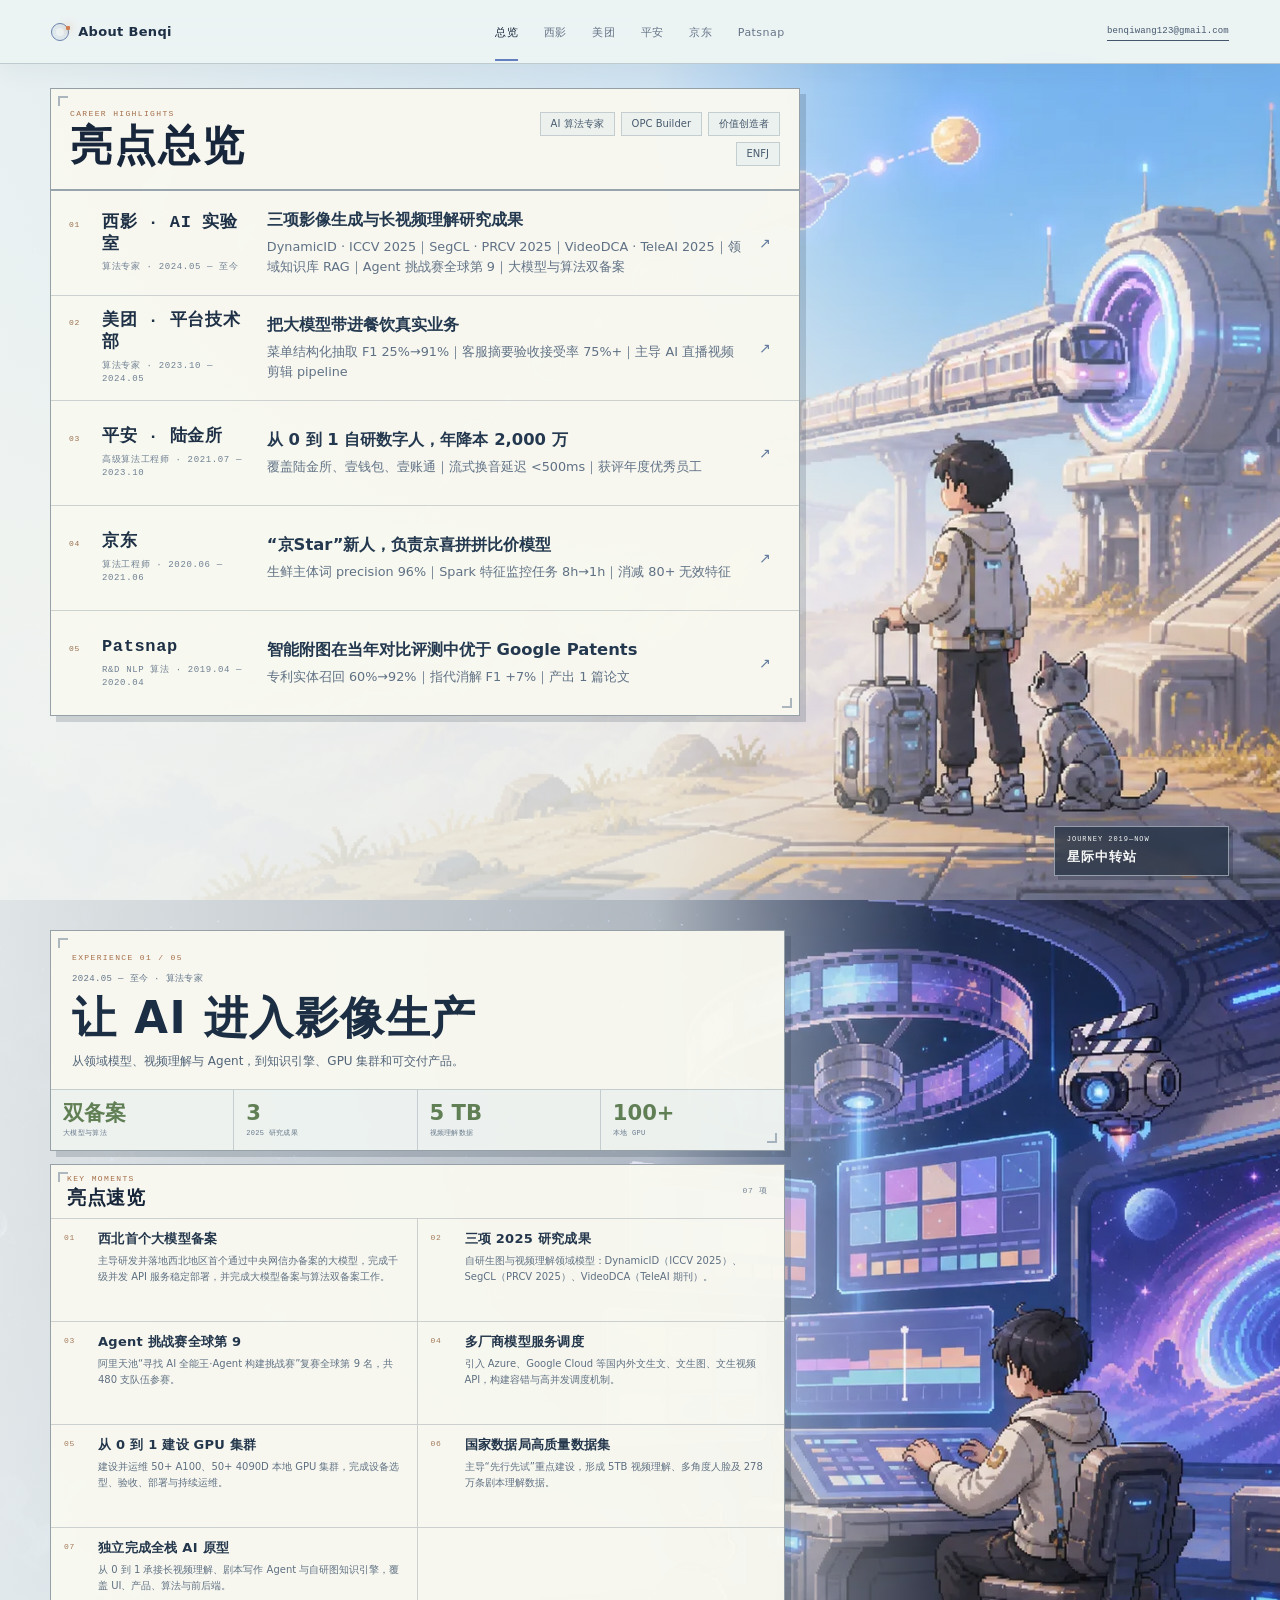
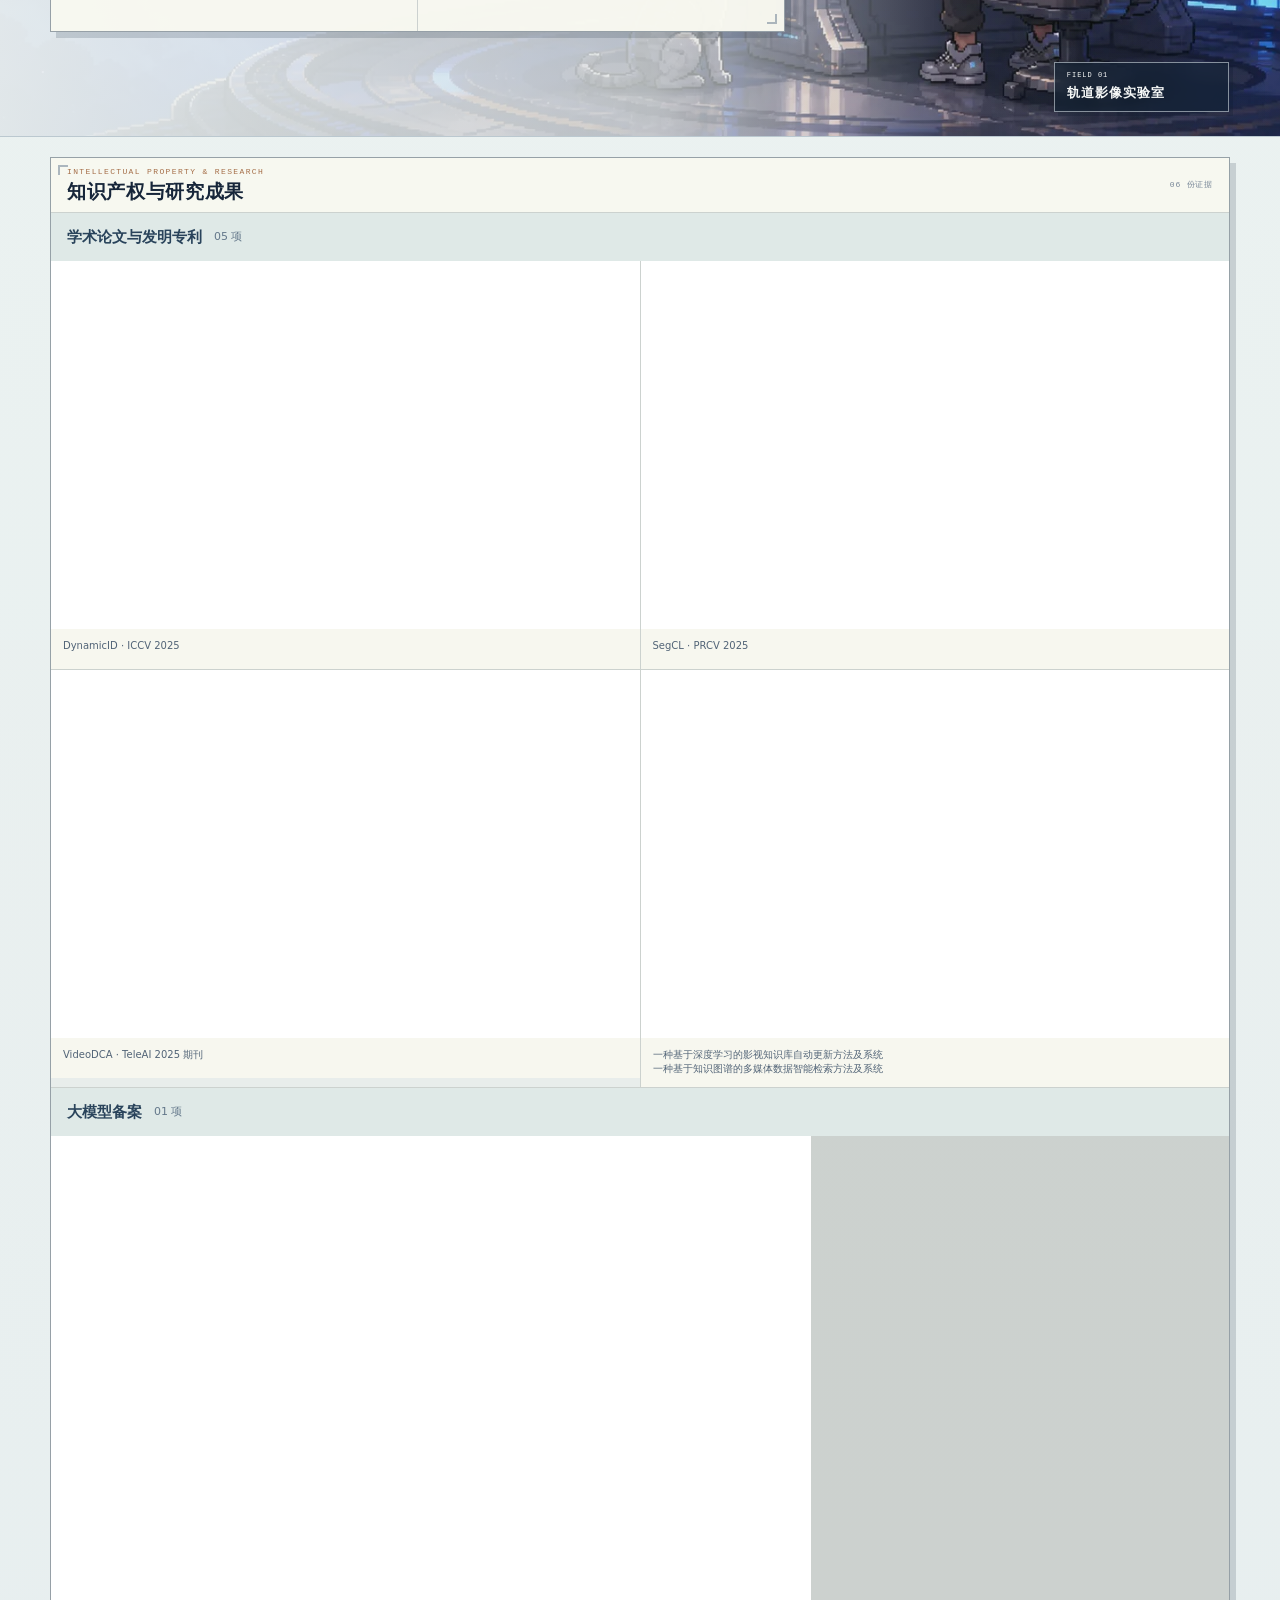
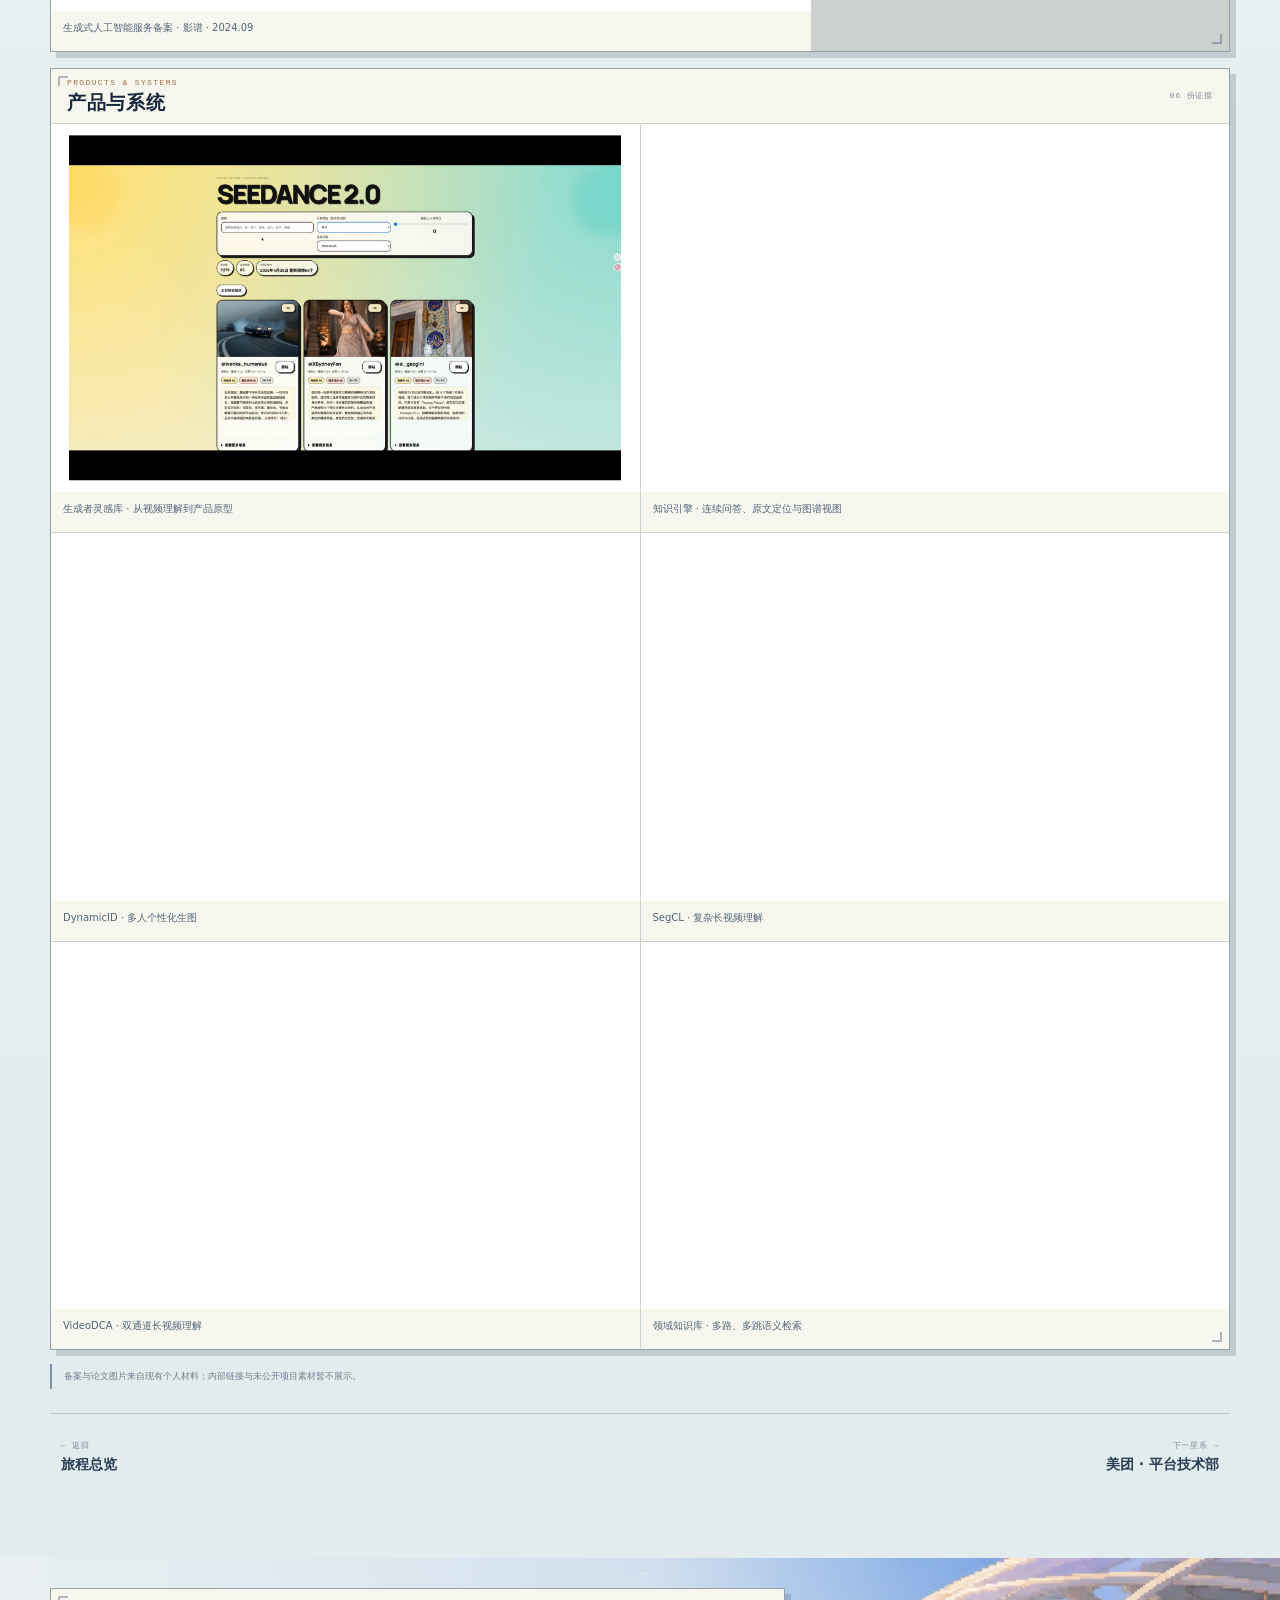
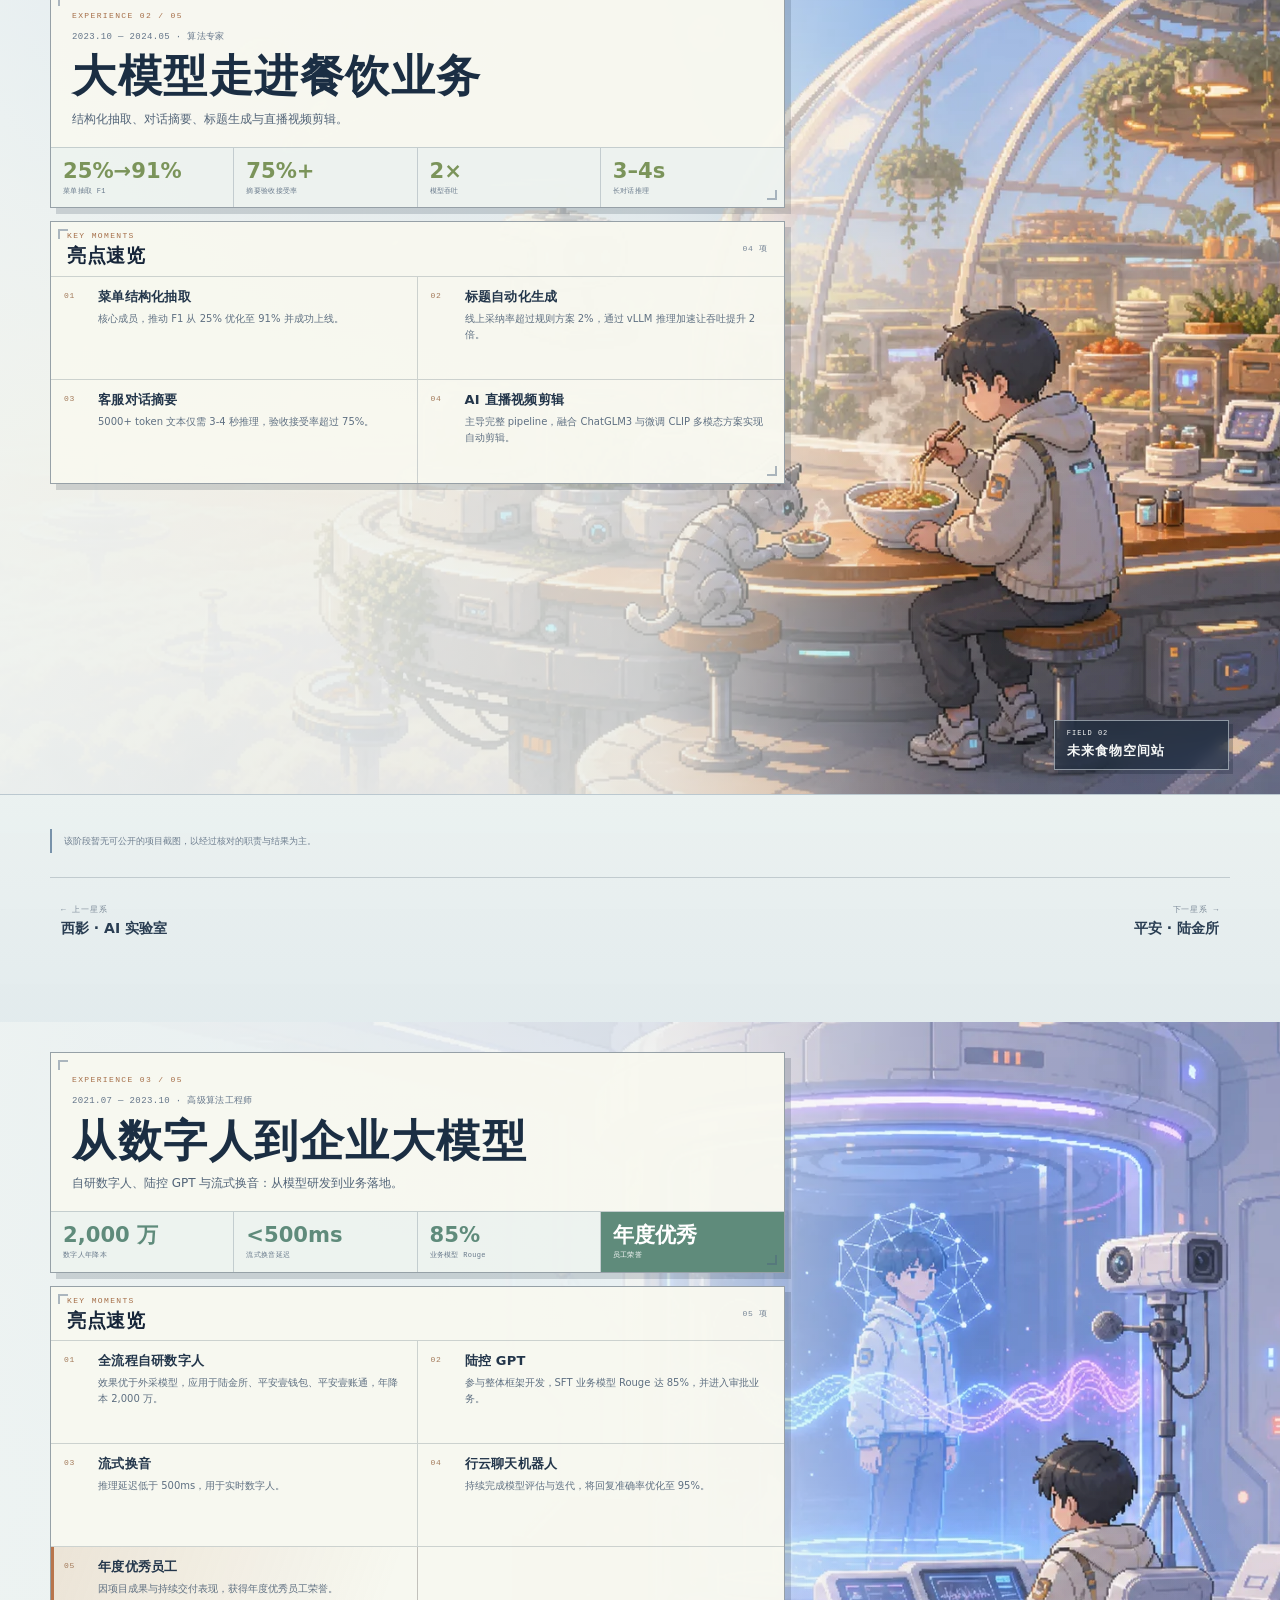
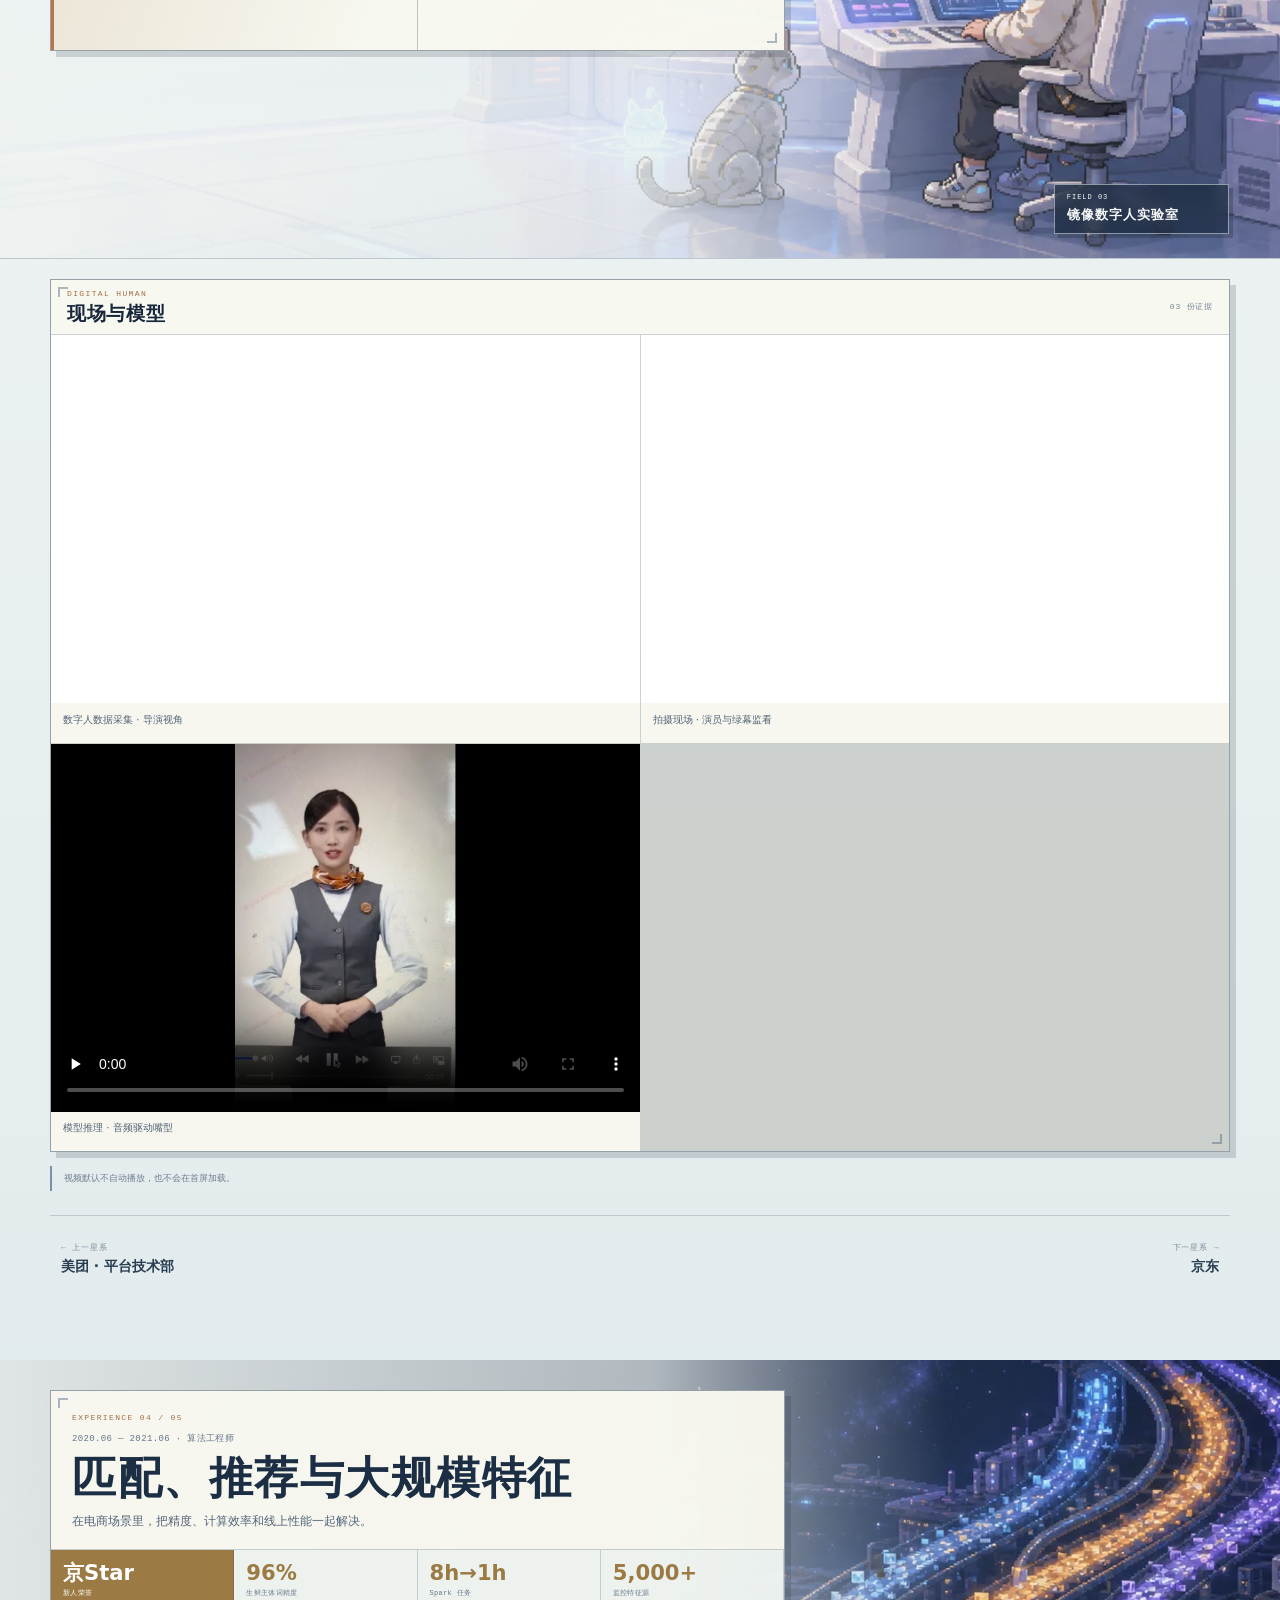
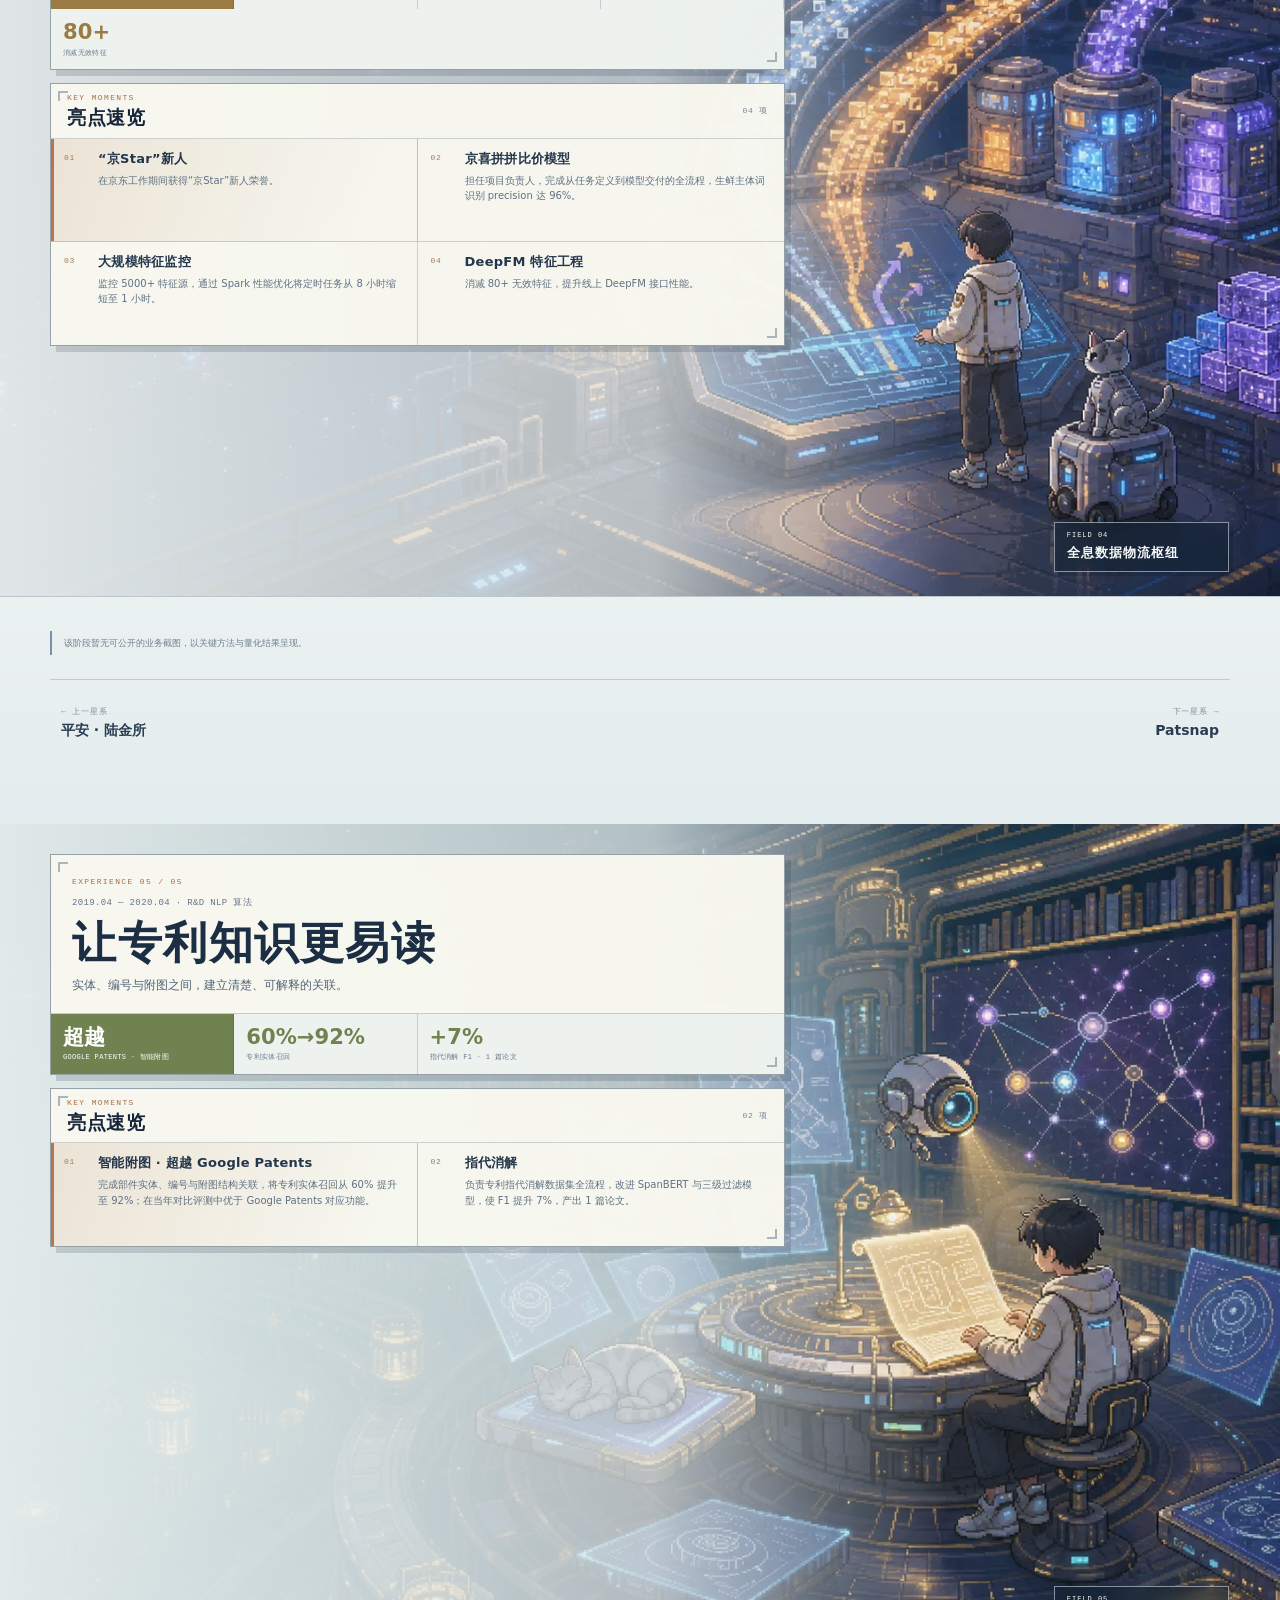
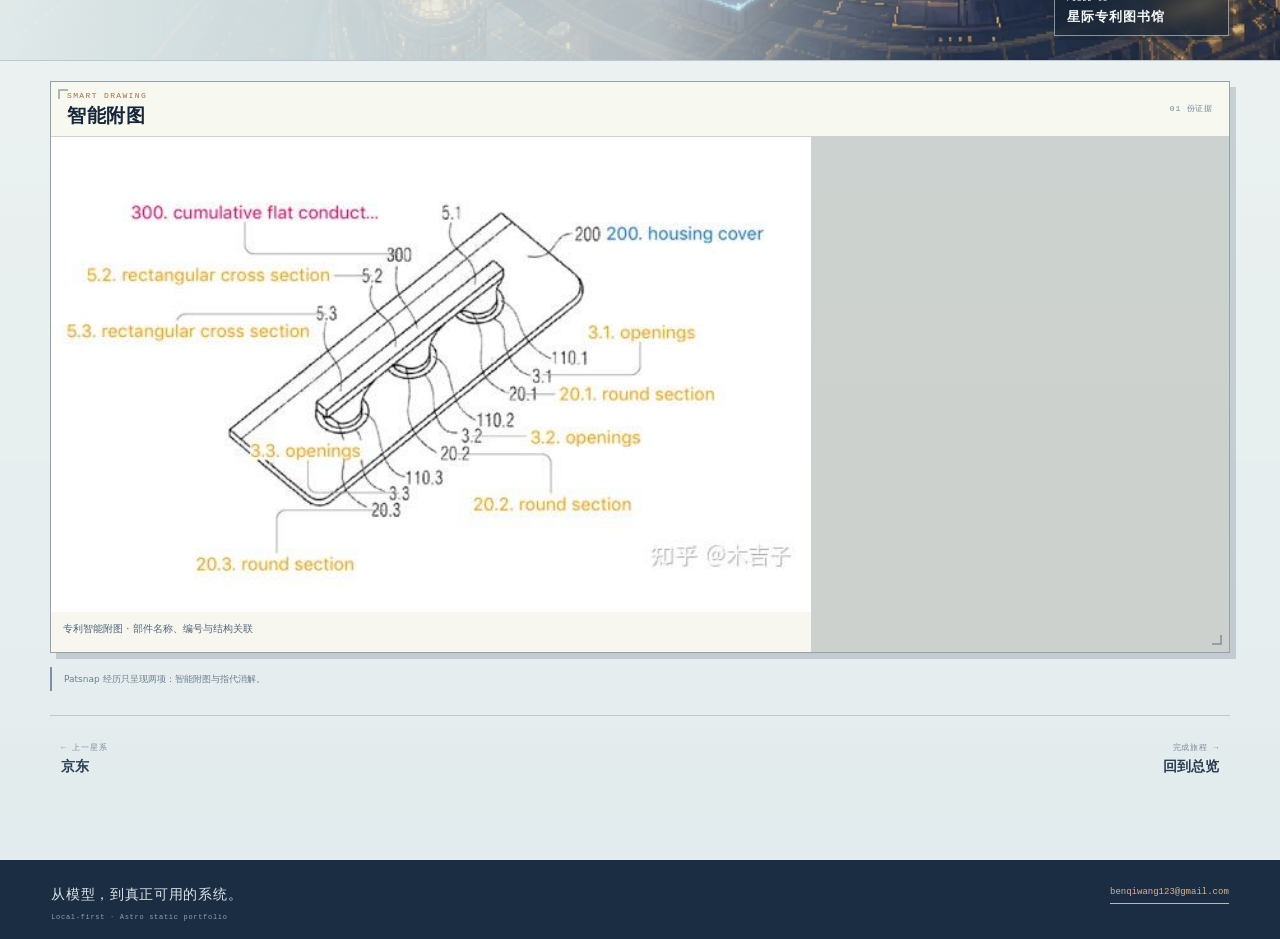
<file: patsnap/index.html>
<!DOCTYPE html><html lang="zh-CN"> <head><meta charset="UTF-8"><meta name="viewport" content="width=device-width"><meta name="description" content="实体、编号与附图之间，建立清楚、可解释的关联。"><meta name="theme-color" content="#dce9f3"><meta name="generator" content="Astro v5.18.2"><meta property="og:type" content="website"><meta property="og:title" content="Patsnap｜AI 算法与产品实践"><meta property="og:description" content="实体、编号与附图之间，建立清楚、可解释的关联。"><meta property="og:image" content="/art/home-02ca1697.webp"><meta name="twitter:card" content="summary_large_image"><meta name="twitter:title" content="Patsnap｜AI 算法与产品实践"><meta name="twitter:description" content="实体、编号与附图之间，建立清楚、可解释的关联。"><meta name="twitter:image" content="/art/home-02ca1697.webp"><link rel="icon" href="/favicon.svg"><title>本淇｜星际工作经历</title><link rel="stylesheet" href="/_astro/index.66VgeNl4.css"></head> <body class="journey-page"> <a class="skip-link" href="#content">跳到正文</a> <header class="topbar"> <a href="/#top" class="site-mark" data-journey-nav="home" aria-label="About Benqi，返回旅程总览"> <span class="site-orbit" aria-hidden="true"></span> <span>About Benqi</span> </a> <nav class="desktop-nav" aria-label="主导航"> <a class="nav-home" data-journey-nav="home" href="/#top">总览</a> <a data-journey-nav="xfilm" href="/#xfilm"> 西影 </a><a data-journey-nav="meituan" href="/#meituan"> 美团 </a><a data-journey-nav="pingan" href="/#pingan"> 平安 </a><a data-journey-nav="jd" href="/#jd"> 京东 </a><a class="active" data-journey-nav="patsnap" href="/#patsnap"> Patsnap </a> </nav> <a class="mail-link" href="mailto:benqiwang123@gmail.com" aria-label="发送邮件">benqiwang123@gmail.com</a> <nav class="mobile-nav" aria-label="移动端章节导航"> <a data-journey-nav="home" href="/#top">总览</a> <a data-journey-nav="xfilm" href="/#xfilm"> 西影 </a><a data-journey-nav="meituan" href="/#meituan"> 美团 </a><a data-journey-nav="pingan" href="/#pingan"> 平安 </a><a data-journey-nav="jd" href="/#jd"> 京东 </a><a class="active" data-journey-nav="patsnap" href="/#patsnap"> Patsnap </a> </nav> </header> <main id="content">  <article class="portfolio-journey" data-journey-root data-initial-section="patsnap"> <section id="top" class="journey-intro journey-section" data-journey-section="home" aria-labelledby="highlights-title"> <figure class="home-scene"> <img src="/art/home-02ca1697.webp" alt="像素插画：星际算法旅人与机械猫站在环形列车前，准备沿五枚航标前往不同星系。" width="1672" height="941" loading="eager" decoding="async" fetchpriority="high"> <span class="scene-stars" aria-hidden="true"></span> <figcaption><span>JOURNEY 2019—NOW</span><b>星际中转站</b></figcaption> </figure> <div class="home-overview section-shell"> <section class="career-overview-panel pixel-panel"> <header class="career-overview-heading"> <div> <p>CAREER HIGHLIGHTS</p> <h1 id="highlights-title">亮点总览</h1> </div> <ul class="skill-tags" aria-label="我的标签"> <li>AI 算法专家</li><li>OPC Builder</li><li>价值创造者</li><li>ENFJ</li> </ul> </header> <ol class="career-overview-list"> <li> <a href="/#xfilm"> <span class="overview-company"> <span>01</span> <span class="overview-company-copy"> <b>西影 · AI 实验室</b> <small>算法专家 · 2024.05 — 至今</small> </span> </span> <span class="overview-copy"> <strong>三项影像生成与长视频理解研究成果</strong> <span>DynamicID · ICCV 2025｜SegCL · PRCV 2025｜VideoDCA · TeleAI 2025｜领域知识库 RAG｜Agent 挑战赛全球第 9｜大模型与算法双备案</span> </span> <span class="overview-arrow" aria-hidden="true">↗</span> </a> </li><li> <a href="/#meituan"> <span class="overview-company"> <span>02</span> <span class="overview-company-copy"> <b>美团 · 平台技术部</b> <small>算法专家 · 2023.10 — 2024.05</small> </span> </span> <span class="overview-copy"> <strong>把大模型带进餐饮真实业务</strong> <span>菜单结构化抽取 F1 25%→91%｜客服摘要验收接受率 75%+｜主导 AI 直播视频剪辑 pipeline</span> </span> <span class="overview-arrow" aria-hidden="true">↗</span> </a> </li><li> <a href="/#pingan"> <span class="overview-company"> <span>03</span> <span class="overview-company-copy"> <b>平安 · 陆金所</b> <small>高级算法工程师 · 2021.07 — 2023.10</small> </span> </span> <span class="overview-copy"> <strong>从 0 到 1 自研数字人，年降本 2,000 万</strong> <span>覆盖陆金所、壹钱包、壹账通｜流式换音延迟 &lt;500ms｜获评年度优秀员工</span> </span> <span class="overview-arrow" aria-hidden="true">↗</span> </a> </li><li> <a href="/#jd"> <span class="overview-company"> <span>04</span> <span class="overview-company-copy"> <b>京东</b> <small>算法工程师 · 2020.06 — 2021.06</small> </span> </span> <span class="overview-copy"> <strong>“京Star”新人，负责京喜拼拼比价模型</strong> <span>生鲜主体词 precision 96%｜Spark 特征监控任务 8h→1h｜消减 80+ 无效特征</span> </span> <span class="overview-arrow" aria-hidden="true">↗</span> </a> </li><li> <a href="/#patsnap"> <span class="overview-company"> <span>05</span> <span class="overview-company-copy"> <b>Patsnap</b> <small>R&amp;D NLP 算法 · 2019.04 — 2020.04</small> </span> </span> <span class="overview-copy"> <strong>智能附图在当年对比评测中优于 Google Patents</strong> <span>专利实体召回 60%→92%｜指代消解 F1 +7%｜产出 1 篇论文</span> </span> <span class="overview-arrow" aria-hidden="true">↗</span> </a> </li> </ol> </section> </div> </section> <section id="xfilm" class="experience-section journey-section" data-journey-section="xfilm" style="--page-accent:#617f55;--scene-position:76% center;--scene-position-mobile:75% center" aria-labelledby="xfilm-title"> <div class="experience-stage"> <figure class="scene-media"> <img src="/art/xfilm-ee9f83ce.webp" alt="像素插画：星际算法旅人在轨道影像实验室操作多块创作屏幕，机械猫在一旁观察。" width="1672" height="941" loading="lazy" decoding="async"> <span class="scene-stars" aria-hidden="true"></span> <figcaption> <span>FIELD 01</span> <b>轨道影像实验室</b> </figcaption> </figure> <div class="experience-overview section-shell"> <div class="experience-content-deck"> <header class="experience-summary pixel-panel"> <div class="experience-copy"> <p class="eyebrow">EXPERIENCE 01 / 05</p> <span class="experience-label">2024.05 — 至今 · 算法专家</span> <h2 id="xfilm-title">让 AI 进入影像生产</h2> <p class="experience-lede">从领域模型、视频理解与 Agent，到知识引擎、GPU 集群和可交付产品。</p> </div> <div class="experience-stats" aria-label="关键数据"> <div> <strong>双备案</strong> <span>大模型与算法</span> </div><div> <strong>3</strong> <span>2025 研究成果</span> </div><div> <strong>5 TB</strong> <span>视频理解数据</span> </div><div> <strong>100+</strong> <span>本地 GPU</span> </div> </div> </header> <section class="highlight-panel pixel-panel" aria-labelledby="xfilm-highlights"> <header class="compact-heading"> <div> <p>KEY MOMENTS</p> <h3 id="xfilm-highlights">亮点速览</h3> </div> <span>07 项</span> </header> <ol class="highlight-grid"> <li> <span>01</span> <div> <h4>西北首个大模型备案</h4> <p>主导研发并落地西北地区首个通过中央网信办备案的大模型，完成千级并发 API 服务稳定部署，并完成大模型备案与算法双备案工作。</p> </div> </li><li> <span>02</span> <div> <h4>三项 2025 研究成果</h4> <p>自研生图与视频理解领域模型：DynamicID（ICCV 2025）、SegCL（PRCV 2025）、VideoDCA（TeleAI 期刊）。</p> </div> </li><li> <span>03</span> <div> <h4>Agent 挑战赛全球第 9</h4> <p>阿里天池“寻找 AI 全能王·Agent 构建挑战赛”复赛全球第 9 名，共 480 支队伍参赛。</p> </div> </li><li> <span>04</span> <div> <h4>多厂商模型服务调度</h4> <p>引入 Azure、Google Cloud 等国内外文生文、文生图、文生视频 API，构建容错与高并发调度机制。</p> </div> </li><li> <span>05</span> <div> <h4>从 0 到 1 建设 GPU 集群</h4> <p>建设并运维 50+ A100、50+ 4090D 本地 GPU 集群，完成设备选型、验收、部署与持续运维。</p> </div> </li><li> <span>06</span> <div> <h4>国家数据局高质量数据集</h4> <p>主导“先行先试”重点建设，形成 5TB 视频理解、多角度人脸及 278 万条剧本理解数据。</p> </div> </li><li> <span>07</span> <div> <h4>独立完成全栈 AI 原型</h4> <p>从 0 到 1 承接长视频理解、剧本写作 Agent 与自研图知识引擎，覆盖 UI、产品、算法与前后端。</p> </div> </li> </ol> </section> </div> </div> </div> <div class="experience-evidence"> <div class="section-shell"> <section class="media-section pixel-panel" aria-labelledby="xfilm-media-0"> <header class="compact-heading"> <div> <p>Intellectual Property &amp; Research</p> <h3 id="xfilm-media-0">知识产权与研究成果</h3> </div> <span>06 份证据</span> </header> <div class="media-category"> <h4 class="media-category-heading" id="xfilm-media-0-category-0"> 学术论文与发明专利<span>05 项</span> </h4> <div class="media-grid"> <figure class="media-card contain"> <img src="/media/xfilm/dynamicid-iccv-2025.jpg" alt="DynamicID ICCV 2025 论文成果图" loading="eager" decoding="async"> <figcaption>DynamicID · ICCV 2025</figcaption> </figure><figure class="media-card contain"> <img src="/media/xfilm/segcl-prcv-2025.jpg" alt="SegCL PRCV 2025 论文成果图" loading="eager" decoding="async"> <figcaption>SegCL · PRCV 2025</figcaption> </figure><figure class="media-card contain"> <img src="/media/xfilm/videodca-teleai-2025.jpg" alt="VideoDCA TeleAI 2025 期刊成果图" loading="eager" decoding="async"> <figcaption>VideoDCA · TeleAI 2025 期刊</figcaption> </figure> <figure class="media-card paired-documents" id="xfilm-patents" aria-label="发明专利 · 2 项"> <div class="document-pair"> <a class="media-original-link" href="/media/xfilm/patent-film-knowledge-update-cn121350046b.png" target="_blank" rel="noopener noreferrer" aria-label="查看《一种基于深度学习的影视知识库自动更新方法及系统》证书原图（新标签页）"> <img src="/media/xfilm/patent-film-knowledge-update-cn121350046b.png" alt="发明专利证书：一种基于深度学习的影视知识库自动更新方法及系统" loading="lazy" decoding="async"> </a><a class="media-original-link" href="/media/xfilm/patent-knowledge-graph-search-cn121350282b.png" target="_blank" rel="noopener noreferrer" aria-label="查看《一种基于知识图谱的多媒体数据智能检索方法及系统》证书原图（新标签页）"> <img src="/media/xfilm/patent-knowledge-graph-search-cn121350282b.png" alt="发明专利证书：一种基于知识图谱的多媒体数据智能检索方法及系统" loading="lazy" decoding="async"> </a> </div> <figcaption><span>一种基于深度学习的影视知识库自动更新方法及系统</span><span>一种基于知识图谱的多媒体数据智能检索方法及系统</span></figcaption> </figure> </div> </div><div class="media-category"> <h4 class="media-category-heading" id="xfilm-media-0-category-1"> 大模型备案<span>01 项</span> </h4> <div class="media-grid single"> <figure class="media-card contain"> <img src="/media/xfilm/filing-yingpu-2024.jpg" alt="影谱生成式人工智能服务备案公告材料" loading="eager" decoding="async"> <figcaption>生成式人工智能服务备案 · 影谱 · 2024.09</figcaption> </figure>  </div> </div> </section><section class="media-section pixel-panel" aria-labelledby="xfilm-media-1"> <header class="compact-heading"> <div> <p>Products &amp; Systems</p> <h3 id="xfilm-media-1">产品与系统</h3> </div> <span>06 份证据</span> </header> <div>  <div class="media-grid"> <figure class="media-card contain"> <img src="/media/xfilm/video-wall.png" alt="生成者灵感库视频墙应用界面" loading="lazy" decoding="async"> <figcaption>生成者灵感库 · 从视频理解到产品原型</figcaption> </figure><figure class="media-card contain"> <img src="/media/xfilm/knowledge-app.png" alt="AI 知识引擎应用界面" loading="lazy" decoding="async"> <figcaption>知识引擎 · 连续问答、原文定位与图谱视图</figcaption> </figure><figure class="media-card contain"> <img src="/media/xfilm/dynamicid.png" alt="DynamicID 模型架构图" loading="lazy" decoding="async"> <figcaption>DynamicID · 多人个性化生图</figcaption> </figure><figure class="media-card contain"> <img src="/media/xfilm/segcl.png" alt="SegCL 视频理解架构图" loading="lazy" decoding="async"> <figcaption>SegCL · 复杂长视频理解</figcaption> </figure><figure class="media-card contain"> <img src="/media/xfilm/videodca.png" alt="VideoDCA 模型架构图" loading="lazy" decoding="async"> <figcaption>VideoDCA · 双通道长视频理解</figcaption> </figure><figure class="media-card contain"> <img src="/media/xfilm/knowledge-rag.png" alt="知识库 RAG 架构图" loading="lazy" decoding="async"> <figcaption>领域知识库 · 多路、多跳语义检索</figcaption> </figure>  </div> </div> </section> <aside class="evidence-note">备案与论文图片来自现有个人材料；内部链接与未公开项目素材暂不展示。</aside> <nav class="page-switcher" aria-label="轨道影像实验室章节导航"> <a class="previous" href="/#top"> <span>← 返回</span><b>旅程总览</b> </a> <a class="next" href="/#meituan"> <span>下一星系 →</span><b>美团 · 平台技术部</b> </a> </nav> </div> </div> </section><section id="meituan" class="experience-section journey-section" data-journey-section="meituan" style="--page-accent:#7b945a;--scene-position:78% center;--scene-position-mobile:76% center" aria-labelledby="meituan-title"> <div class="experience-stage"> <figure class="scene-media"> <img src="/art/meituan-61b2670e.webp" alt="像素插画：星际算法旅人在未来食物空间站品尝餐食，机械猫探向自己的小碗。" width="1672" height="941" loading="lazy" decoding="async"> <span class="scene-stars" aria-hidden="true"></span> <figcaption> <span>FIELD 02</span> <b>未来食物空间站</b> </figcaption> </figure> <div class="experience-overview section-shell"> <div class="experience-content-deck"> <header class="experience-summary pixel-panel"> <div class="experience-copy"> <p class="eyebrow">EXPERIENCE 02 / 05</p> <span class="experience-label">2023.10 — 2024.05 · 算法专家</span> <h2 id="meituan-title">大模型走进餐饮业务</h2> <p class="experience-lede">结构化抽取、对话摘要、标题生成与直播视频剪辑。</p> </div> <div class="experience-stats" aria-label="关键数据"> <div> <strong>25%→91%</strong> <span>菜单抽取 F1</span> </div><div> <strong>75%+</strong> <span>摘要验收接受率</span> </div><div> <strong>2×</strong> <span>模型吞吐</span> </div><div> <strong>3–4s</strong> <span>长对话推理</span> </div> </div> </header> <section class="highlight-panel pixel-panel" aria-labelledby="meituan-highlights"> <header class="compact-heading"> <div> <p>KEY MOMENTS</p> <h3 id="meituan-highlights">亮点速览</h3> </div> <span>04 项</span> </header> <ol class="highlight-grid"> <li> <span>01</span> <div> <h4>菜单结构化抽取</h4> <p>核心成员，推动 F1 从 25% 优化至 91% 并成功上线。</p> </div> </li><li> <span>02</span> <div> <h4>标题自动化生成</h4> <p>线上采纳率超过规则方案 2%，通过 vLLM 推理加速让吞吐提升 2 倍。</p> </div> </li><li> <span>03</span> <div> <h4>客服对话摘要</h4> <p>5000+ token 文本仅需 3-4 秒推理，验收接受率超过 75%。</p> </div> </li><li> <span>04</span> <div> <h4>AI 直播视频剪辑</h4> <p>主导完整 pipeline，融合 ChatGLM3 与微调 CLIP 多模态方案实现自动剪辑。</p> </div> </li> </ol> </section> </div> </div> </div> <div class="experience-evidence"> <div class="section-shell">  <aside class="evidence-note">该阶段暂无可公开的项目截图，以经过核对的职责与结果为主。</aside> <nav class="page-switcher" aria-label="未来食物空间站章节导航"> <a class="previous" href="/#xfilm"> <span>← 上一星系</span><b>西影 · AI 实验室</b> </a> <a class="next" href="/#pingan"> <span>下一星系 →</span><b>平安 · 陆金所</b> </a> </nav> </div> </div> </section><section id="pingan" class="experience-section journey-section" data-journey-section="pingan" style="--page-accent:#5f8b7b;--scene-position:79% center;--scene-position-mobile:76% center" aria-labelledby="pingan-title"> <div class="experience-stage"> <figure class="scene-media"> <img src="/art/pingan-f9a6052d.webp" alt="像素插画：星际算法旅人在镜像实验室开发数字人，机械猫注视自己的全息镜像。" width="1672" height="941" loading="lazy" decoding="async"> <span class="scene-stars" aria-hidden="true"></span> <figcaption> <span>FIELD 03</span> <b>镜像数字人实验室</b> </figcaption> </figure> <div class="experience-overview section-shell"> <div class="experience-content-deck"> <header class="experience-summary pixel-panel"> <div class="experience-copy"> <p class="eyebrow">EXPERIENCE 03 / 05</p> <span class="experience-label">2021.07 — 2023.10 · 高级算法工程师</span> <h2 id="pingan-title">从数字人到企业大模型</h2> <p class="experience-lede">自研数字人、陆控 GPT 与流式换音：从模型研发到业务落地。</p> </div> <div class="experience-stats" aria-label="关键数据"> <div> <strong>2,000 万</strong> <span>数字人年降本</span> </div><div> <strong>&lt;500ms</strong> <span>流式换音延迟</span> </div><div> <strong>85%</strong> <span>业务模型 Rouge</span> </div><div class="emphasis"> <strong>年度优秀</strong> <span>员工荣誉</span> </div> </div> </header> <section class="highlight-panel pixel-panel" aria-labelledby="pingan-highlights"> <header class="compact-heading"> <div> <p>KEY MOMENTS</p> <h3 id="pingan-highlights">亮点速览</h3> </div> <span>05 项</span> </header> <ol class="highlight-grid"> <li> <span>01</span> <div> <h4>全流程自研数字人</h4> <p>效果优于外采模型，应用于陆金所、平安壹钱包、平安壹账通，年降本 2,000 万。</p> </div> </li><li> <span>02</span> <div> <h4>陆控 GPT</h4> <p>参与整体框架开发，SFT 业务模型 Rouge 达 85%，并进入审批业务。</p> </div> </li><li> <span>03</span> <div> <h4>流式换音</h4> <p>推理延迟低于 500ms，用于实时数字人。</p> </div> </li><li> <span>04</span> <div> <h4>行云聊天机器人</h4> <p>持续完成模型评估与迭代，将回复准确率优化至 95%。</p> </div> </li><li class="emphasis"> <span>05</span> <div> <h4>年度优秀员工</h4> <p>因项目成果与持续交付表现，获得年度优秀员工荣誉。</p> </div> </li> </ol> </section> </div> </div> </div> <div class="experience-evidence"> <div class="section-shell"> <section class="media-section pixel-panel" aria-labelledby="pingan-media-0"> <header class="compact-heading"> <div> <p>Digital Human</p> <h3 id="pingan-media-0">现场与模型</h3> </div> <span>03 份证据</span> </header> <div>  <div class="media-grid"> <figure class="media-card contain"> <img src="/media/pingan/shoot-director.jpg" alt="数字人现场拍摄导演视角" loading="eager" decoding="async"> <figcaption>数字人数据采集 · 导演视角</figcaption> </figure><figure class="media-card contain"> <img src="/media/pingan/shoot-monitor.jpg" alt="数字人拍摄现场监看画面" loading="eager" decoding="async"> <figcaption>拍摄现场 · 演员与绿幕监看</figcaption> </figure><figure class="media-card focus-upper"> <video controls preload="none" poster="/media/pingan/digital-human-cover.jpg" playsinline aria-label="音频驱动嘴型模型效果演示"> <source src="/media/pingan/digital-human-demo.mp4" type="video/mp4">
您的浏览器不支持视频播放。
</video> <figcaption>模型推理 · 音频驱动嘴型</figcaption> </figure>  </div> </div> </section> <aside class="evidence-note">视频默认不自动播放，也不会在首屏加载。</aside> <nav class="page-switcher" aria-label="镜像数字人实验室章节导航"> <a class="previous" href="/#meituan"> <span>← 上一星系</span><b>美团 · 平台技术部</b> </a> <a class="next" href="/#jd"> <span>下一星系 →</span><b>京东</b> </a> </nav> </div> </div> </section><section id="jd" class="experience-section journey-section" data-journey-section="jd" style="--page-accent:#9b7a43;--scene-position:80% center;--scene-position-mobile:78% center" aria-labelledby="jd-title"> <div class="experience-stage"> <figure class="scene-media"> <img src="/art/jd-b56f42d9.webp" alt="像素插画：星际算法旅人在全息数据枢纽调度三条数据流，机械猫乘坐数据小车。" width="1672" height="941" loading="lazy" decoding="async"> <span class="scene-stars" aria-hidden="true"></span> <figcaption> <span>FIELD 04</span> <b>全息数据物流枢纽</b> </figcaption> </figure> <div class="experience-overview section-shell"> <div class="experience-content-deck"> <header class="experience-summary pixel-panel"> <div class="experience-copy"> <p class="eyebrow">EXPERIENCE 04 / 05</p> <span class="experience-label">2020.06 — 2021.06 · 算法工程师</span> <h2 id="jd-title">匹配、推荐与大规模特征</h2> <p class="experience-lede">在电商场景里，把精度、计算效率和线上性能一起解决。</p> </div> <div class="experience-stats" aria-label="关键数据"> <div class="emphasis"> <strong>京Star</strong> <span>新人荣誉</span> </div><div> <strong>96%</strong> <span>生鲜主体词精度</span> </div><div> <strong>8h→1h</strong> <span>Spark 任务</span> </div><div> <strong>5,000+</strong> <span>监控特征源</span> </div><div> <strong>80+</strong> <span>消减无效特征</span> </div> </div> </header> <section class="highlight-panel pixel-panel" aria-labelledby="jd-highlights"> <header class="compact-heading"> <div> <p>KEY MOMENTS</p> <h3 id="jd-highlights">亮点速览</h3> </div> <span>04 项</span> </header> <ol class="highlight-grid"> <li class="emphasis"> <span>01</span> <div> <h4>“京Star”新人</h4> <p>在京东工作期间获得“京Star”新人荣誉。</p> </div> </li><li> <span>02</span> <div> <h4>京喜拼拼比价模型</h4> <p>担任项目负责人，完成从任务定义到模型交付的全流程，生鲜主体词识别 precision 达 96%。</p> </div> </li><li> <span>03</span> <div> <h4>大规模特征监控</h4> <p>监控 5000+ 特征源，通过 Spark 性能优化将定时任务从 8 小时缩短至 1 小时。</p> </div> </li><li> <span>04</span> <div> <h4>DeepFM 特征工程</h4> <p>消减 80+ 无效特征，提升线上 DeepFM 接口性能。</p> </div> </li> </ol> </section> </div> </div> </div> <div class="experience-evidence"> <div class="section-shell">  <aside class="evidence-note">该阶段暂无可公开的业务截图，以关键方法与量化结果呈现。</aside> <nav class="page-switcher" aria-label="全息数据物流枢纽章节导航"> <a class="previous" href="/#pingan"> <span>← 上一星系</span><b>平安 · 陆金所</b> </a> <a class="next" href="/#patsnap"> <span>下一星系 →</span><b>Patsnap</b> </a> </nav> </div> </div> </section><section id="patsnap" class="experience-section journey-section" data-journey-section="patsnap" style="--page-accent:#718251;--scene-position:79% center;--scene-position-mobile:76% center" aria-labelledby="patsnap-title"> <div class="experience-stage"> <figure class="scene-media"> <img src="/art/patsnap-aebcb5ea.webp" alt="像素插画：星际算法旅人在环形专利图书馆研究发光附图，机械猫睡在悬浮书页上。" width="1672" height="941" loading="lazy" decoding="async"> <span class="scene-stars" aria-hidden="true"></span> <figcaption> <span>FIELD 05</span> <b>星际专利图书馆</b> </figcaption> </figure> <div class="experience-overview section-shell"> <div class="experience-content-deck"> <header class="experience-summary pixel-panel"> <div class="experience-copy"> <p class="eyebrow">EXPERIENCE 05 / 05</p> <span class="experience-label">2019.04 — 2020.04 · R&amp;D NLP 算法</span> <h2 id="patsnap-title">让专利知识更易读</h2> <p class="experience-lede">实体、编号与附图之间，建立清楚、可解释的关联。</p> </div> <div class="experience-stats" aria-label="关键数据"> <div class="emphasis"> <strong>超越</strong> <span>GOOGLE PATENTS · 智能附图</span> </div><div> <strong>60%→92%</strong> <span>专利实体召回</span> </div><div> <strong>+7%</strong> <span>指代消解 F1 · 1 篇论文</span> </div> </div> </header> <section class="highlight-panel pixel-panel" aria-labelledby="patsnap-highlights"> <header class="compact-heading"> <div> <p>KEY MOMENTS</p> <h3 id="patsnap-highlights">亮点速览</h3> </div> <span>02 项</span> </header> <ol class="highlight-grid"> <li class="emphasis"> <span>01</span> <div> <h4>智能附图 · 超越 Google Patents</h4> <p>完成部件实体、编号与附图结构关联，将专利实体召回从 60% 提升至 92%；在当年对比评测中优于 Google Patents 对应功能。</p> </div> </li><li> <span>02</span> <div> <h4>指代消解</h4> <p>负责专利指代消解数据集全流程，改进 SpanBERT 与三级过滤模型，使 F1 提升 7%，产出 1 篇论文。</p> </div> </li> </ol> </section> </div> </div> </div> <div class="experience-evidence"> <div class="section-shell"> <section class="media-section pixel-panel" aria-labelledby="patsnap-media-0"> <header class="compact-heading"> <div> <p>Smart Drawing</p> <h3 id="patsnap-media-0">智能附图</h3> </div> <span>01 份证据</span> </header> <div>  <div class="media-grid single"> <figure class="media-card contain"> <img src="/media/patsnap/smart-drawing.png" alt="专利智能附图中的部件实体关联示例" loading="eager" decoding="async"> <figcaption>专利智能附图 · 部件名称、编号与结构关联</figcaption> </figure>  </div> </div> </section> <aside class="evidence-note">Patsnap 经历只呈现两项：智能附图与指代消解。</aside> <nav class="page-switcher" aria-label="星际专利图书馆章节导航"> <a class="previous" href="/#jd"> <span>← 上一星系</span><b>京东</b> </a> <a class="next" href="/#top"> <span>完成旅程 →</span><b>回到总览</b> </a> </nav> </div> </div> </section> </article>  </main> <footer class="site-footer"> <p>从模型，到真正可用的系统。</p> <a href="mailto:benqiwang123@gmail.com">benqiwang123@gmail.com</a> <small>Local-first · Astro static portfolio</small> </footer> <script>
      (() => {
        const journey = document.querySelector('[data-journey-root]');
        if (!journey) return;

        const initialSection = journey.getAttribute('data-initial-section');
        const navLinks = [...document.querySelectorAll('[data-journey-nav]')];
        const sections = [...document.querySelectorAll('[data-journey-section]')];

        const activate = (slug, updateUrl = true) => {
          navLinks.forEach((link) => {
            const current = link.getAttribute('data-journey-nav') === slug;
            link.classList.toggle('active', current);
            if (current) link.setAttribute('aria-current', 'location');
            else link.removeAttribute('aria-current');
          });

          if (!updateUrl) return;
          const nextUrl = slug === 'home' ? '/' : `/#${slug}`;
          if (`${location.pathname}${location.hash}` !== nextUrl) {
            history.replaceState(history.state, '', nextUrl);
          }
        };

        const requestedSection = initialSection || location.hash.slice(1);
        if (requestedSection) {
          if (initialSection) history.replaceState(history.state, '', `/#${initialSection}`);
          requestAnimationFrame(() => requestAnimationFrame(() => {
            document.getElementById(requestedSection)?.scrollIntoView({ block: 'start', behavior: 'instant' });
          }));
        }

        const syncActiveSection = () => {
          const marker = Math.min(innerHeight * .34, 320) + 8;
          let current = sections[0];
          sections.forEach((section) => {
            if (section.getBoundingClientRect().top <= marker) current = section;
          });
          activate(current?.getAttribute('data-journey-section') || 'home');
        };

        let ticking = false;
        const requestSync = () => {
          if (ticking) return;
          ticking = true;
          requestAnimationFrame(() => {
            syncActiveSection();
            ticking = false;
          });
        };

        const observer = new IntersectionObserver(() => {
          requestSync();
        }, {
          rootMargin: '-18% 0px -58% 0px',
          threshold: [0, .05, .2]
        });

        sections.forEach((section) => observer.observe(section));
        window.addEventListener('scroll', requestSync, { passive: true });
        window.addEventListener('resize', requestSync, { passive: true });
        activate(requestedSection || 'home', false);
      })();
    </script> </body> </html>
</file>
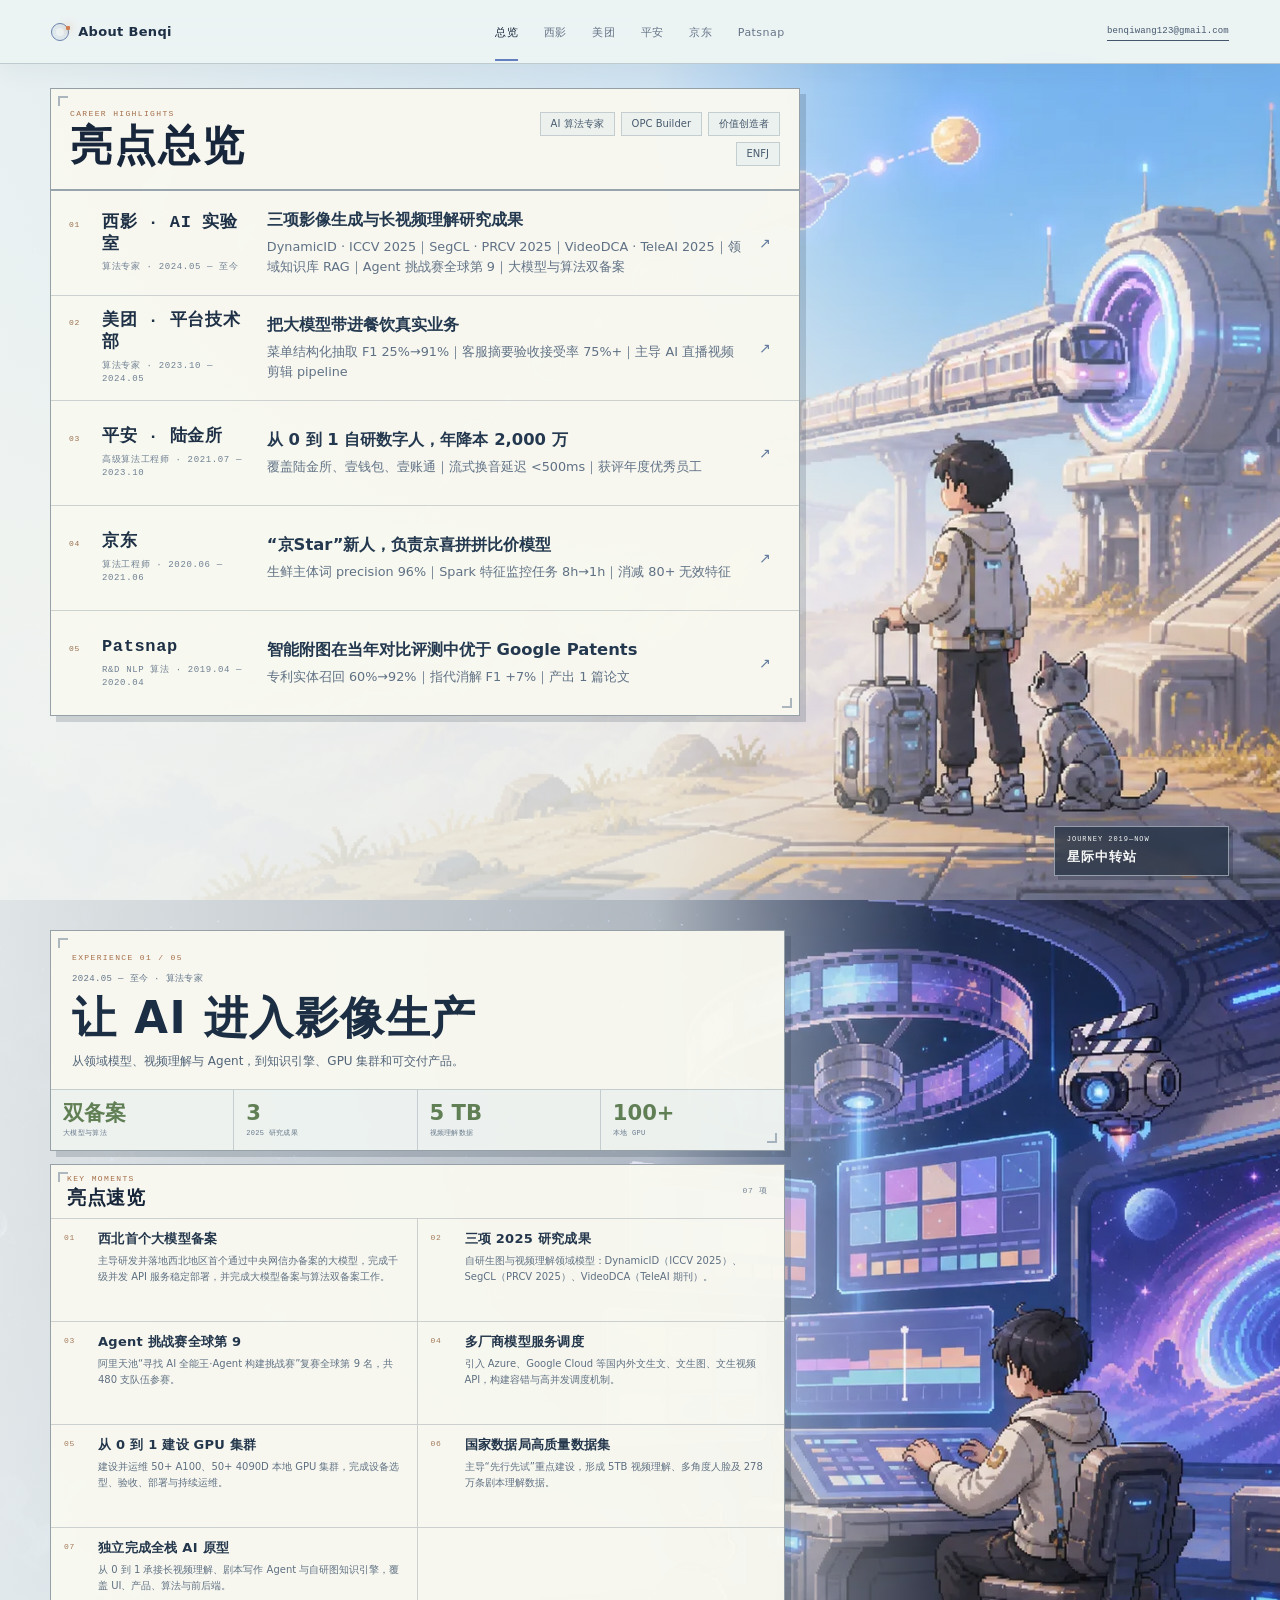
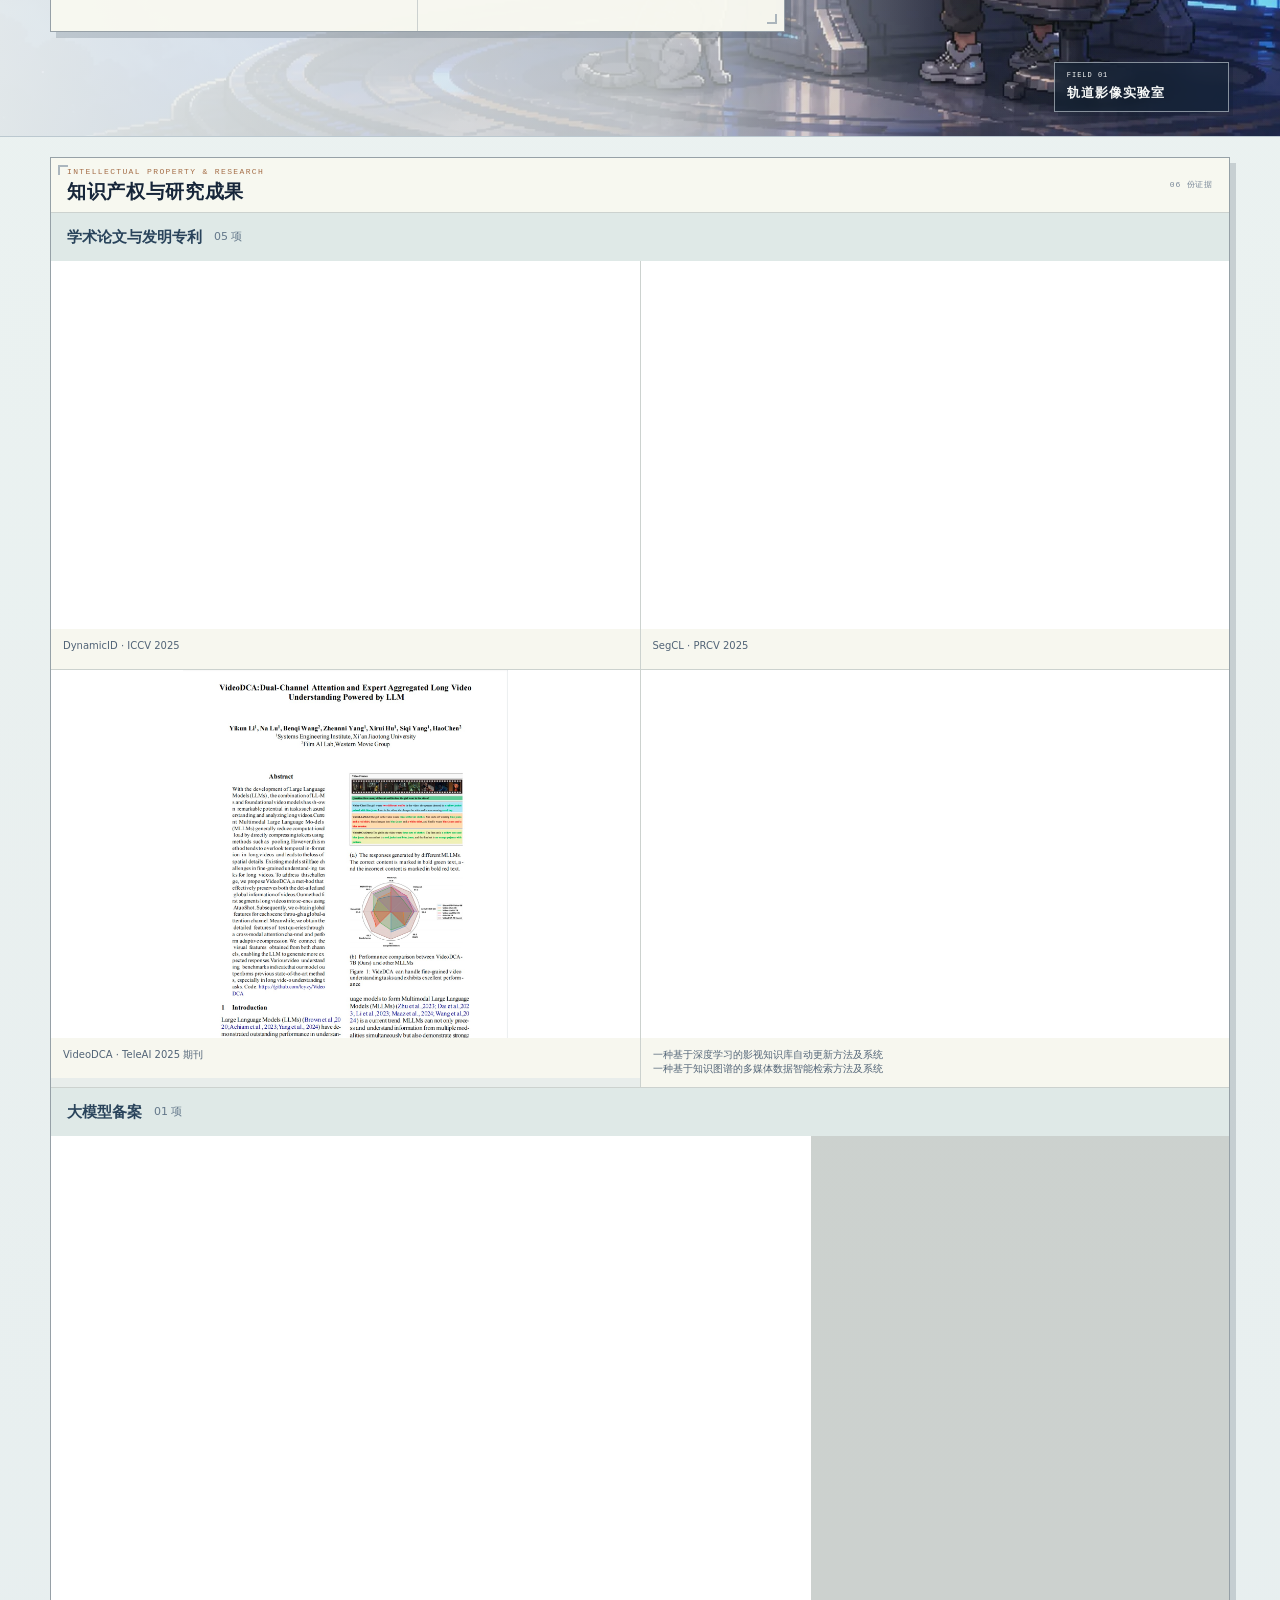
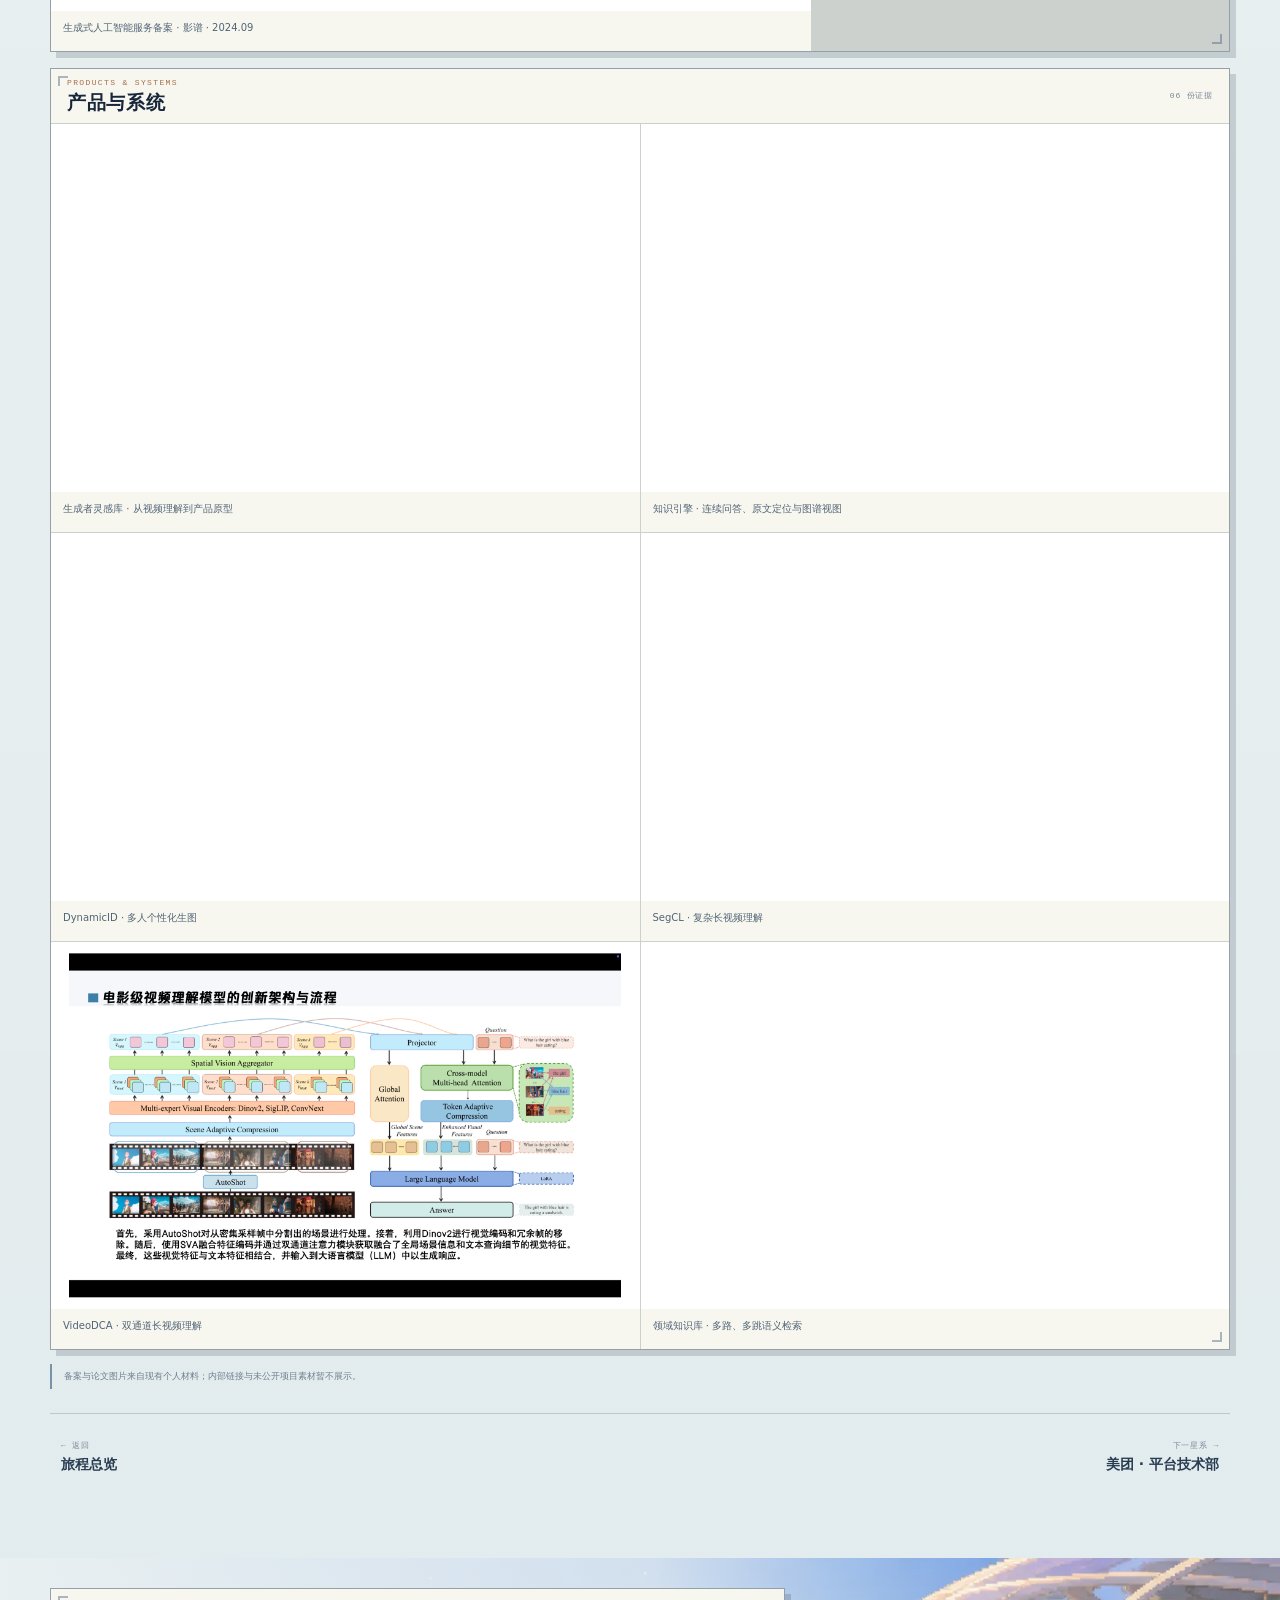
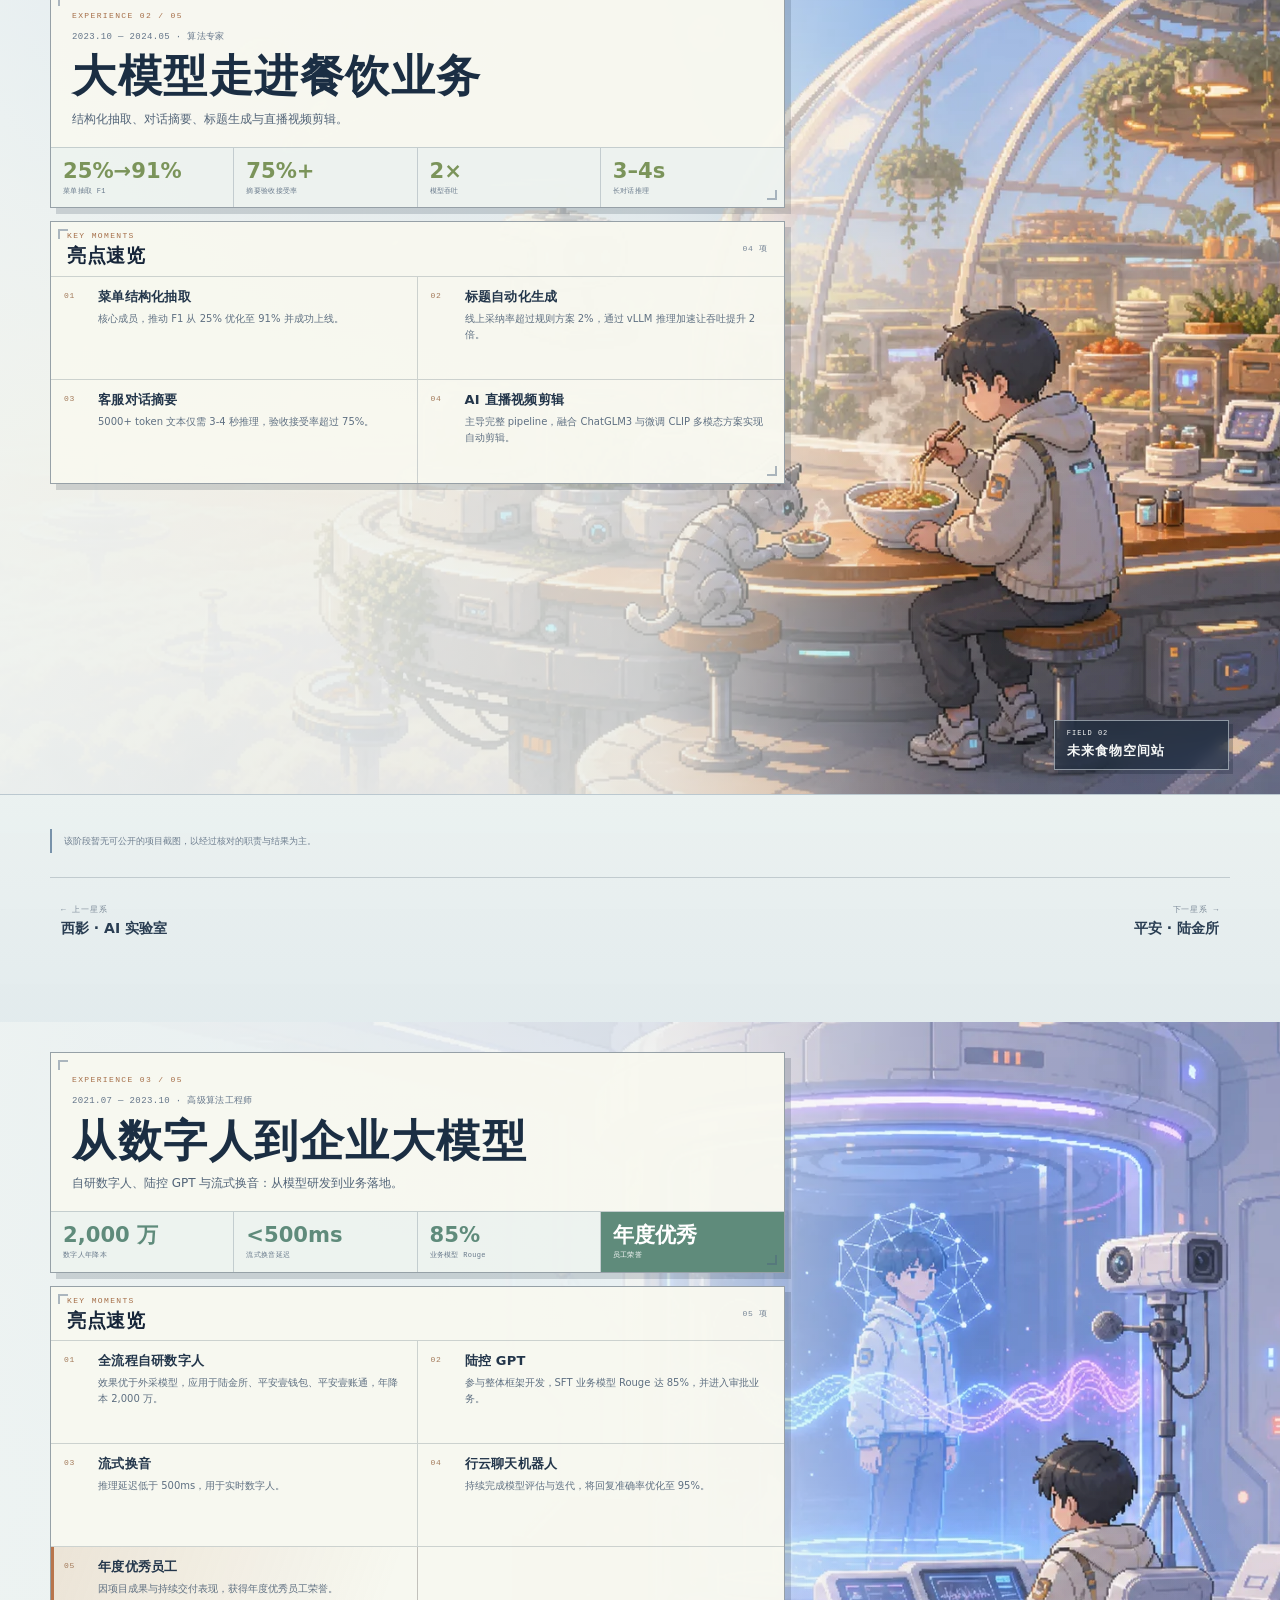
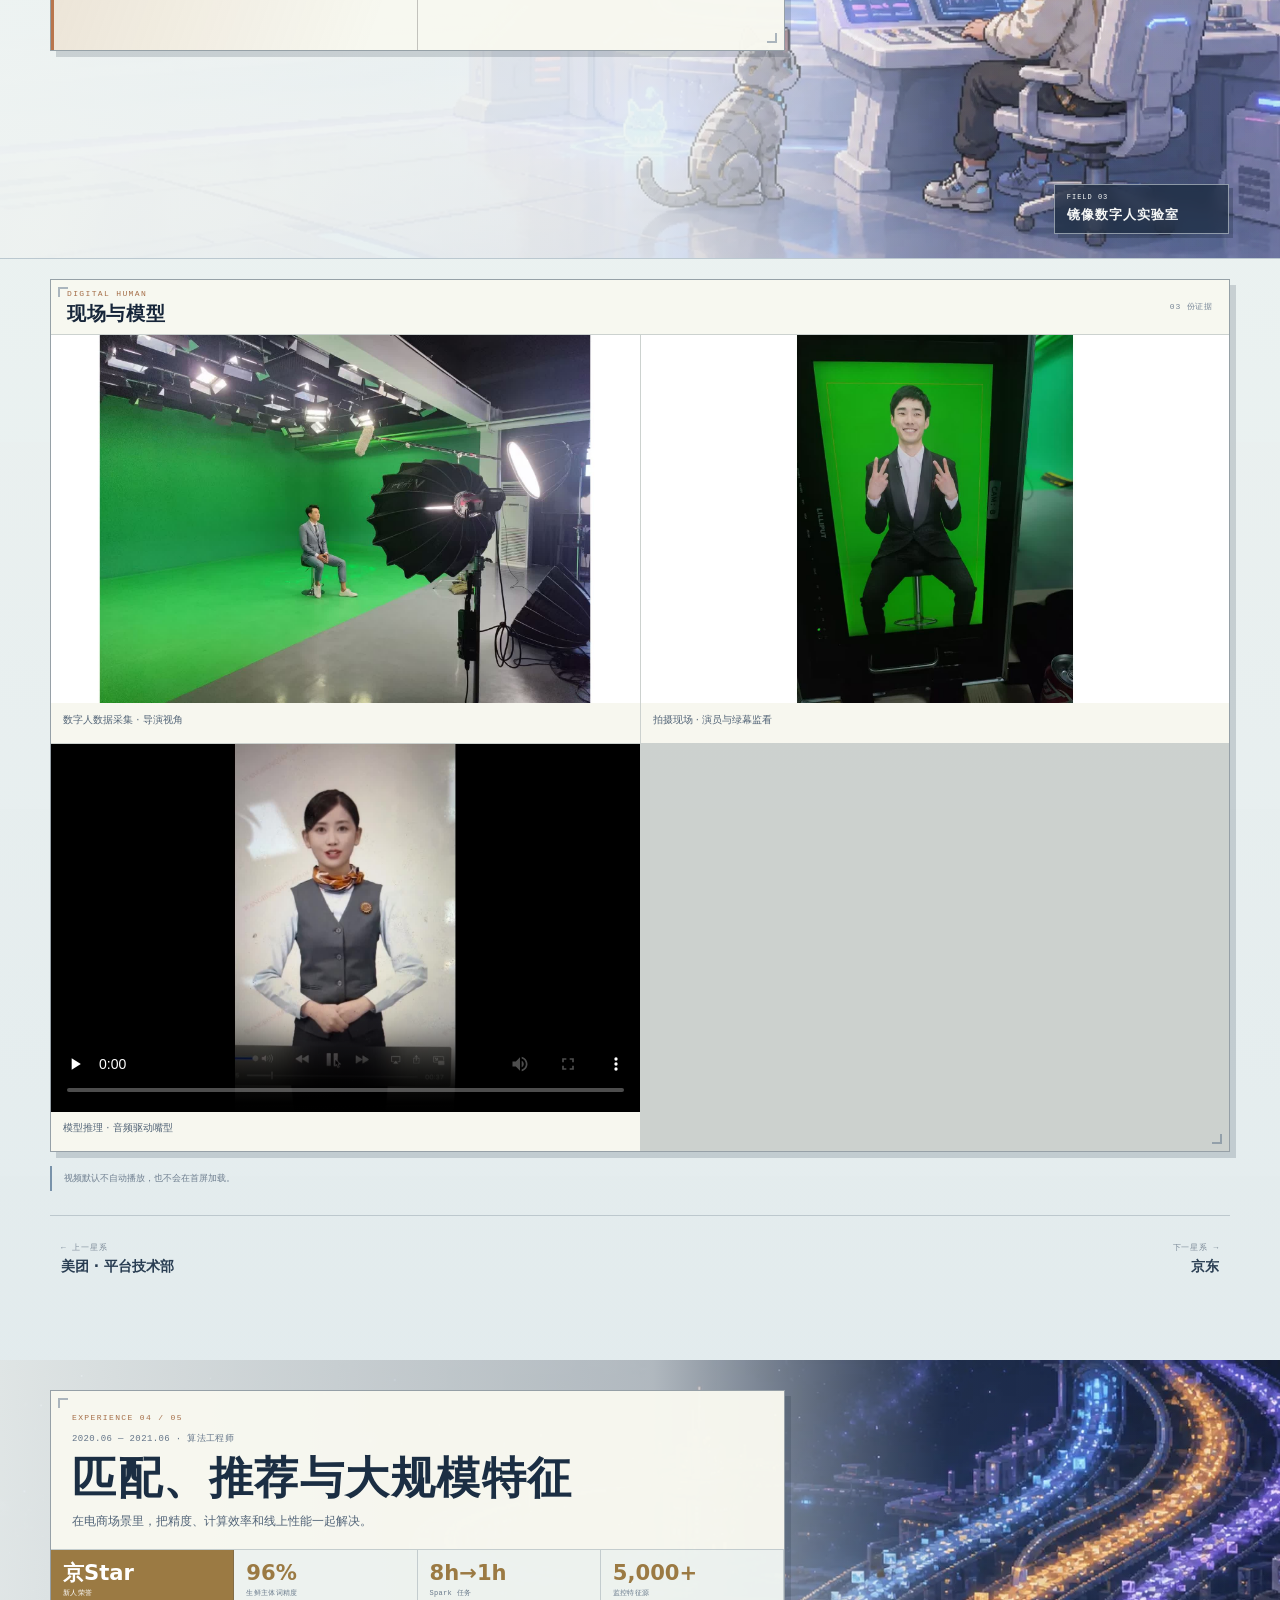
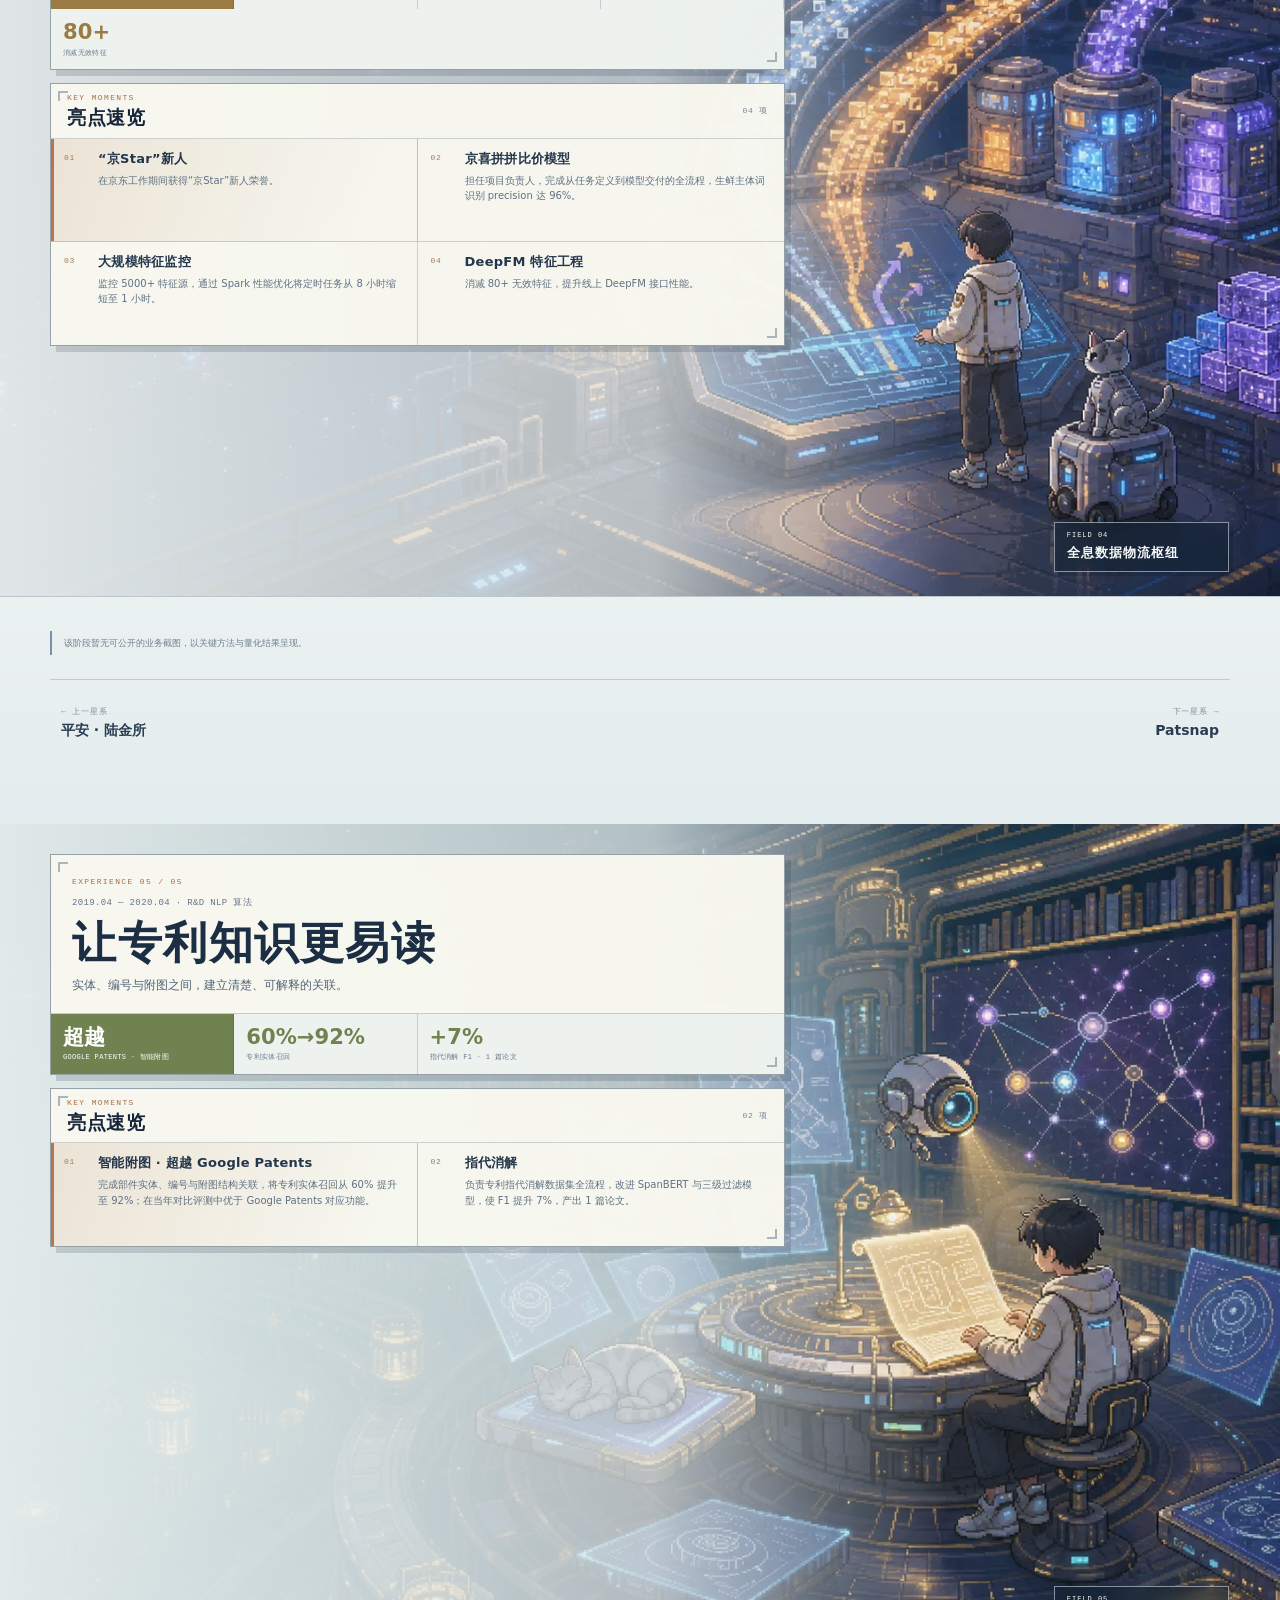
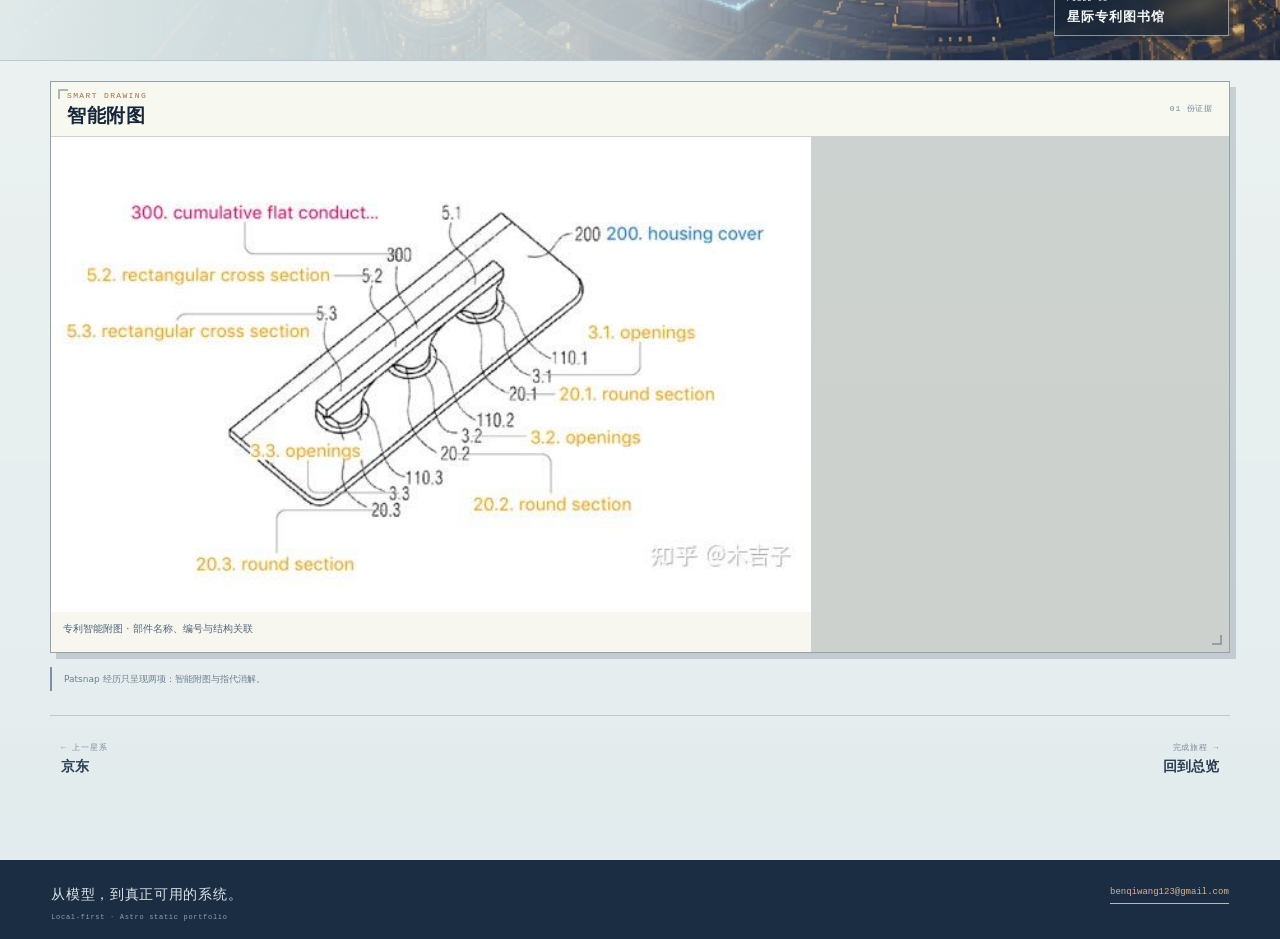
<file: pingan/index.html>
<!DOCTYPE html><html lang="zh-CN"> <head><meta charset="UTF-8"><meta name="viewport" content="width=device-width"><meta name="description" content="自研数字人、陆控 GPT 与流式换音：从模型研发到业务落地。"><meta name="theme-color" content="#dce9f3"><meta name="generator" content="Astro v5.18.2"><meta property="og:type" content="website"><meta property="og:title" content="平安陆金所｜AI 算法与产品实践"><meta property="og:description" content="自研数字人、陆控 GPT 与流式换音：从模型研发到业务落地。"><meta property="og:image" content="/art/home-02ca1697.webp"><meta name="twitter:card" content="summary_large_image"><meta name="twitter:title" content="平安陆金所｜AI 算法与产品实践"><meta name="twitter:description" content="自研数字人、陆控 GPT 与流式换音：从模型研发到业务落地。"><meta name="twitter:image" content="/art/home-02ca1697.webp"><link rel="icon" href="/favicon.svg"><title>本淇｜星际工作经历</title><link rel="stylesheet" href="/_astro/index.66VgeNl4.css"></head> <body class="journey-page"> <a class="skip-link" href="#content">跳到正文</a> <header class="topbar"> <a href="/#top" class="site-mark" data-journey-nav="home" aria-label="About Benqi，返回旅程总览"> <span class="site-orbit" aria-hidden="true"></span> <span>About Benqi</span> </a> <nav class="desktop-nav" aria-label="主导航"> <a class="nav-home" data-journey-nav="home" href="/#top">总览</a> <a data-journey-nav="xfilm" href="/#xfilm"> 西影 </a><a data-journey-nav="meituan" href="/#meituan"> 美团 </a><a class="active" data-journey-nav="pingan" href="/#pingan"> 平安 </a><a data-journey-nav="jd" href="/#jd"> 京东 </a><a data-journey-nav="patsnap" href="/#patsnap"> Patsnap </a> </nav> <a class="mail-link" href="mailto:benqiwang123@gmail.com" aria-label="发送邮件">benqiwang123@gmail.com</a> <nav class="mobile-nav" aria-label="移动端章节导航"> <a data-journey-nav="home" href="/#top">总览</a> <a data-journey-nav="xfilm" href="/#xfilm"> 西影 </a><a data-journey-nav="meituan" href="/#meituan"> 美团 </a><a class="active" data-journey-nav="pingan" href="/#pingan"> 平安 </a><a data-journey-nav="jd" href="/#jd"> 京东 </a><a data-journey-nav="patsnap" href="/#patsnap"> Patsnap </a> </nav> </header> <main id="content">  <article class="portfolio-journey" data-journey-root data-initial-section="pingan"> <section id="top" class="journey-intro journey-section" data-journey-section="home" aria-labelledby="highlights-title"> <figure class="home-scene"> <img src="/art/home-02ca1697.webp" alt="像素插画：星际算法旅人与机械猫站在环形列车前，准备沿五枚航标前往不同星系。" width="1672" height="941" loading="eager" decoding="async" fetchpriority="high"> <span class="scene-stars" aria-hidden="true"></span> <figcaption><span>JOURNEY 2019—NOW</span><b>星际中转站</b></figcaption> </figure> <div class="home-overview section-shell"> <section class="career-overview-panel pixel-panel"> <header class="career-overview-heading"> <div> <p>CAREER HIGHLIGHTS</p> <h1 id="highlights-title">亮点总览</h1> </div> <ul class="skill-tags" aria-label="我的标签"> <li>AI 算法专家</li><li>OPC Builder</li><li>价值创造者</li><li>ENFJ</li> </ul> </header> <ol class="career-overview-list"> <li> <a href="/#xfilm"> <span class="overview-company"> <span>01</span> <span class="overview-company-copy"> <b>西影 · AI 实验室</b> <small>算法专家 · 2024.05 — 至今</small> </span> </span> <span class="overview-copy"> <strong>三项影像生成与长视频理解研究成果</strong> <span>DynamicID · ICCV 2025｜SegCL · PRCV 2025｜VideoDCA · TeleAI 2025｜领域知识库 RAG｜Agent 挑战赛全球第 9｜大模型与算法双备案</span> </span> <span class="overview-arrow" aria-hidden="true">↗</span> </a> </li><li> <a href="/#meituan"> <span class="overview-company"> <span>02</span> <span class="overview-company-copy"> <b>美团 · 平台技术部</b> <small>算法专家 · 2023.10 — 2024.05</small> </span> </span> <span class="overview-copy"> <strong>把大模型带进餐饮真实业务</strong> <span>菜单结构化抽取 F1 25%→91%｜客服摘要验收接受率 75%+｜主导 AI 直播视频剪辑 pipeline</span> </span> <span class="overview-arrow" aria-hidden="true">↗</span> </a> </li><li> <a href="/#pingan"> <span class="overview-company"> <span>03</span> <span class="overview-company-copy"> <b>平安 · 陆金所</b> <small>高级算法工程师 · 2021.07 — 2023.10</small> </span> </span> <span class="overview-copy"> <strong>从 0 到 1 自研数字人，年降本 2,000 万</strong> <span>覆盖陆金所、壹钱包、壹账通｜流式换音延迟 &lt;500ms｜获评年度优秀员工</span> </span> <span class="overview-arrow" aria-hidden="true">↗</span> </a> </li><li> <a href="/#jd"> <span class="overview-company"> <span>04</span> <span class="overview-company-copy"> <b>京东</b> <small>算法工程师 · 2020.06 — 2021.06</small> </span> </span> <span class="overview-copy"> <strong>“京Star”新人，负责京喜拼拼比价模型</strong> <span>生鲜主体词 precision 96%｜Spark 特征监控任务 8h→1h｜消减 80+ 无效特征</span> </span> <span class="overview-arrow" aria-hidden="true">↗</span> </a> </li><li> <a href="/#patsnap"> <span class="overview-company"> <span>05</span> <span class="overview-company-copy"> <b>Patsnap</b> <small>R&amp;D NLP 算法 · 2019.04 — 2020.04</small> </span> </span> <span class="overview-copy"> <strong>智能附图在当年对比评测中优于 Google Patents</strong> <span>专利实体召回 60%→92%｜指代消解 F1 +7%｜产出 1 篇论文</span> </span> <span class="overview-arrow" aria-hidden="true">↗</span> </a> </li> </ol> </section> </div> </section> <section id="xfilm" class="experience-section journey-section" data-journey-section="xfilm" style="--page-accent:#617f55;--scene-position:76% center;--scene-position-mobile:75% center" aria-labelledby="xfilm-title"> <div class="experience-stage"> <figure class="scene-media"> <img src="/art/xfilm-ee9f83ce.webp" alt="像素插画：星际算法旅人在轨道影像实验室操作多块创作屏幕，机械猫在一旁观察。" width="1672" height="941" loading="lazy" decoding="async"> <span class="scene-stars" aria-hidden="true"></span> <figcaption> <span>FIELD 01</span> <b>轨道影像实验室</b> </figcaption> </figure> <div class="experience-overview section-shell"> <div class="experience-content-deck"> <header class="experience-summary pixel-panel"> <div class="experience-copy"> <p class="eyebrow">EXPERIENCE 01 / 05</p> <span class="experience-label">2024.05 — 至今 · 算法专家</span> <h2 id="xfilm-title">让 AI 进入影像生产</h2> <p class="experience-lede">从领域模型、视频理解与 Agent，到知识引擎、GPU 集群和可交付产品。</p> </div> <div class="experience-stats" aria-label="关键数据"> <div> <strong>双备案</strong> <span>大模型与算法</span> </div><div> <strong>3</strong> <span>2025 研究成果</span> </div><div> <strong>5 TB</strong> <span>视频理解数据</span> </div><div> <strong>100+</strong> <span>本地 GPU</span> </div> </div> </header> <section class="highlight-panel pixel-panel" aria-labelledby="xfilm-highlights"> <header class="compact-heading"> <div> <p>KEY MOMENTS</p> <h3 id="xfilm-highlights">亮点速览</h3> </div> <span>07 项</span> </header> <ol class="highlight-grid"> <li> <span>01</span> <div> <h4>西北首个大模型备案</h4> <p>主导研发并落地西北地区首个通过中央网信办备案的大模型，完成千级并发 API 服务稳定部署，并完成大模型备案与算法双备案工作。</p> </div> </li><li> <span>02</span> <div> <h4>三项 2025 研究成果</h4> <p>自研生图与视频理解领域模型：DynamicID（ICCV 2025）、SegCL（PRCV 2025）、VideoDCA（TeleAI 期刊）。</p> </div> </li><li> <span>03</span> <div> <h4>Agent 挑战赛全球第 9</h4> <p>阿里天池“寻找 AI 全能王·Agent 构建挑战赛”复赛全球第 9 名，共 480 支队伍参赛。</p> </div> </li><li> <span>04</span> <div> <h4>多厂商模型服务调度</h4> <p>引入 Azure、Google Cloud 等国内外文生文、文生图、文生视频 API，构建容错与高并发调度机制。</p> </div> </li><li> <span>05</span> <div> <h4>从 0 到 1 建设 GPU 集群</h4> <p>建设并运维 50+ A100、50+ 4090D 本地 GPU 集群，完成设备选型、验收、部署与持续运维。</p> </div> </li><li> <span>06</span> <div> <h4>国家数据局高质量数据集</h4> <p>主导“先行先试”重点建设，形成 5TB 视频理解、多角度人脸及 278 万条剧本理解数据。</p> </div> </li><li> <span>07</span> <div> <h4>独立完成全栈 AI 原型</h4> <p>从 0 到 1 承接长视频理解、剧本写作 Agent 与自研图知识引擎，覆盖 UI、产品、算法与前后端。</p> </div> </li> </ol> </section> </div> </div> </div> <div class="experience-evidence"> <div class="section-shell"> <section class="media-section pixel-panel" aria-labelledby="xfilm-media-0"> <header class="compact-heading"> <div> <p>Intellectual Property &amp; Research</p> <h3 id="xfilm-media-0">知识产权与研究成果</h3> </div> <span>06 份证据</span> </header> <div class="media-category"> <h4 class="media-category-heading" id="xfilm-media-0-category-0"> 学术论文与发明专利<span>05 项</span> </h4> <div class="media-grid"> <figure class="media-card contain"> <img src="/media/xfilm/dynamicid-iccv-2025.jpg" alt="DynamicID ICCV 2025 论文成果图" loading="eager" decoding="async"> <figcaption>DynamicID · ICCV 2025</figcaption> </figure><figure class="media-card contain"> <img src="/media/xfilm/segcl-prcv-2025.jpg" alt="SegCL PRCV 2025 论文成果图" loading="eager" decoding="async"> <figcaption>SegCL · PRCV 2025</figcaption> </figure><figure class="media-card contain"> <img src="/media/xfilm/videodca-teleai-2025.jpg" alt="VideoDCA TeleAI 2025 期刊成果图" loading="eager" decoding="async"> <figcaption>VideoDCA · TeleAI 2025 期刊</figcaption> </figure> <figure class="media-card paired-documents" id="xfilm-patents" aria-label="发明专利 · 2 项"> <div class="document-pair"> <a class="media-original-link" href="/media/xfilm/patent-film-knowledge-update-cn121350046b.png" target="_blank" rel="noopener noreferrer" aria-label="查看《一种基于深度学习的影视知识库自动更新方法及系统》证书原图（新标签页）"> <img src="/media/xfilm/patent-film-knowledge-update-cn121350046b.png" alt="发明专利证书：一种基于深度学习的影视知识库自动更新方法及系统" loading="lazy" decoding="async"> </a><a class="media-original-link" href="/media/xfilm/patent-knowledge-graph-search-cn121350282b.png" target="_blank" rel="noopener noreferrer" aria-label="查看《一种基于知识图谱的多媒体数据智能检索方法及系统》证书原图（新标签页）"> <img src="/media/xfilm/patent-knowledge-graph-search-cn121350282b.png" alt="发明专利证书：一种基于知识图谱的多媒体数据智能检索方法及系统" loading="lazy" decoding="async"> </a> </div> <figcaption><span>一种基于深度学习的影视知识库自动更新方法及系统</span><span>一种基于知识图谱的多媒体数据智能检索方法及系统</span></figcaption> </figure> </div> </div><div class="media-category"> <h4 class="media-category-heading" id="xfilm-media-0-category-1"> 大模型备案<span>01 项</span> </h4> <div class="media-grid single"> <figure class="media-card contain"> <img src="/media/xfilm/filing-yingpu-2024.jpg" alt="影谱生成式人工智能服务备案公告材料" loading="eager" decoding="async"> <figcaption>生成式人工智能服务备案 · 影谱 · 2024.09</figcaption> </figure>  </div> </div> </section><section class="media-section pixel-panel" aria-labelledby="xfilm-media-1"> <header class="compact-heading"> <div> <p>Products &amp; Systems</p> <h3 id="xfilm-media-1">产品与系统</h3> </div> <span>06 份证据</span> </header> <div>  <div class="media-grid"> <figure class="media-card contain"> <img src="/media/xfilm/video-wall.png" alt="生成者灵感库视频墙应用界面" loading="lazy" decoding="async"> <figcaption>生成者灵感库 · 从视频理解到产品原型</figcaption> </figure><figure class="media-card contain"> <img src="/media/xfilm/knowledge-app.png" alt="AI 知识引擎应用界面" loading="lazy" decoding="async"> <figcaption>知识引擎 · 连续问答、原文定位与图谱视图</figcaption> </figure><figure class="media-card contain"> <img src="/media/xfilm/dynamicid.png" alt="DynamicID 模型架构图" loading="lazy" decoding="async"> <figcaption>DynamicID · 多人个性化生图</figcaption> </figure><figure class="media-card contain"> <img src="/media/xfilm/segcl.png" alt="SegCL 视频理解架构图" loading="lazy" decoding="async"> <figcaption>SegCL · 复杂长视频理解</figcaption> </figure><figure class="media-card contain"> <img src="/media/xfilm/videodca.png" alt="VideoDCA 模型架构图" loading="lazy" decoding="async"> <figcaption>VideoDCA · 双通道长视频理解</figcaption> </figure><figure class="media-card contain"> <img src="/media/xfilm/knowledge-rag.png" alt="知识库 RAG 架构图" loading="lazy" decoding="async"> <figcaption>领域知识库 · 多路、多跳语义检索</figcaption> </figure>  </div> </div> </section> <aside class="evidence-note">备案与论文图片来自现有个人材料；内部链接与未公开项目素材暂不展示。</aside> <nav class="page-switcher" aria-label="轨道影像实验室章节导航"> <a class="previous" href="/#top"> <span>← 返回</span><b>旅程总览</b> </a> <a class="next" href="/#meituan"> <span>下一星系 →</span><b>美团 · 平台技术部</b> </a> </nav> </div> </div> </section><section id="meituan" class="experience-section journey-section" data-journey-section="meituan" style="--page-accent:#7b945a;--scene-position:78% center;--scene-position-mobile:76% center" aria-labelledby="meituan-title"> <div class="experience-stage"> <figure class="scene-media"> <img src="/art/meituan-61b2670e.webp" alt="像素插画：星际算法旅人在未来食物空间站品尝餐食，机械猫探向自己的小碗。" width="1672" height="941" loading="lazy" decoding="async"> <span class="scene-stars" aria-hidden="true"></span> <figcaption> <span>FIELD 02</span> <b>未来食物空间站</b> </figcaption> </figure> <div class="experience-overview section-shell"> <div class="experience-content-deck"> <header class="experience-summary pixel-panel"> <div class="experience-copy"> <p class="eyebrow">EXPERIENCE 02 / 05</p> <span class="experience-label">2023.10 — 2024.05 · 算法专家</span> <h2 id="meituan-title">大模型走进餐饮业务</h2> <p class="experience-lede">结构化抽取、对话摘要、标题生成与直播视频剪辑。</p> </div> <div class="experience-stats" aria-label="关键数据"> <div> <strong>25%→91%</strong> <span>菜单抽取 F1</span> </div><div> <strong>75%+</strong> <span>摘要验收接受率</span> </div><div> <strong>2×</strong> <span>模型吞吐</span> </div><div> <strong>3–4s</strong> <span>长对话推理</span> </div> </div> </header> <section class="highlight-panel pixel-panel" aria-labelledby="meituan-highlights"> <header class="compact-heading"> <div> <p>KEY MOMENTS</p> <h3 id="meituan-highlights">亮点速览</h3> </div> <span>04 项</span> </header> <ol class="highlight-grid"> <li> <span>01</span> <div> <h4>菜单结构化抽取</h4> <p>核心成员，推动 F1 从 25% 优化至 91% 并成功上线。</p> </div> </li><li> <span>02</span> <div> <h4>标题自动化生成</h4> <p>线上采纳率超过规则方案 2%，通过 vLLM 推理加速让吞吐提升 2 倍。</p> </div> </li><li> <span>03</span> <div> <h4>客服对话摘要</h4> <p>5000+ token 文本仅需 3-4 秒推理，验收接受率超过 75%。</p> </div> </li><li> <span>04</span> <div> <h4>AI 直播视频剪辑</h4> <p>主导完整 pipeline，融合 ChatGLM3 与微调 CLIP 多模态方案实现自动剪辑。</p> </div> </li> </ol> </section> </div> </div> </div> <div class="experience-evidence"> <div class="section-shell">  <aside class="evidence-note">该阶段暂无可公开的项目截图，以经过核对的职责与结果为主。</aside> <nav class="page-switcher" aria-label="未来食物空间站章节导航"> <a class="previous" href="/#xfilm"> <span>← 上一星系</span><b>西影 · AI 实验室</b> </a> <a class="next" href="/#pingan"> <span>下一星系 →</span><b>平安 · 陆金所</b> </a> </nav> </div> </div> </section><section id="pingan" class="experience-section journey-section" data-journey-section="pingan" style="--page-accent:#5f8b7b;--scene-position:79% center;--scene-position-mobile:76% center" aria-labelledby="pingan-title"> <div class="experience-stage"> <figure class="scene-media"> <img src="/art/pingan-f9a6052d.webp" alt="像素插画：星际算法旅人在镜像实验室开发数字人，机械猫注视自己的全息镜像。" width="1672" height="941" loading="lazy" decoding="async"> <span class="scene-stars" aria-hidden="true"></span> <figcaption> <span>FIELD 03</span> <b>镜像数字人实验室</b> </figcaption> </figure> <div class="experience-overview section-shell"> <div class="experience-content-deck"> <header class="experience-summary pixel-panel"> <div class="experience-copy"> <p class="eyebrow">EXPERIENCE 03 / 05</p> <span class="experience-label">2021.07 — 2023.10 · 高级算法工程师</span> <h2 id="pingan-title">从数字人到企业大模型</h2> <p class="experience-lede">自研数字人、陆控 GPT 与流式换音：从模型研发到业务落地。</p> </div> <div class="experience-stats" aria-label="关键数据"> <div> <strong>2,000 万</strong> <span>数字人年降本</span> </div><div> <strong>&lt;500ms</strong> <span>流式换音延迟</span> </div><div> <strong>85%</strong> <span>业务模型 Rouge</span> </div><div class="emphasis"> <strong>年度优秀</strong> <span>员工荣誉</span> </div> </div> </header> <section class="highlight-panel pixel-panel" aria-labelledby="pingan-highlights"> <header class="compact-heading"> <div> <p>KEY MOMENTS</p> <h3 id="pingan-highlights">亮点速览</h3> </div> <span>05 项</span> </header> <ol class="highlight-grid"> <li> <span>01</span> <div> <h4>全流程自研数字人</h4> <p>效果优于外采模型，应用于陆金所、平安壹钱包、平安壹账通，年降本 2,000 万。</p> </div> </li><li> <span>02</span> <div> <h4>陆控 GPT</h4> <p>参与整体框架开发，SFT 业务模型 Rouge 达 85%，并进入审批业务。</p> </div> </li><li> <span>03</span> <div> <h4>流式换音</h4> <p>推理延迟低于 500ms，用于实时数字人。</p> </div> </li><li> <span>04</span> <div> <h4>行云聊天机器人</h4> <p>持续完成模型评估与迭代，将回复准确率优化至 95%。</p> </div> </li><li class="emphasis"> <span>05</span> <div> <h4>年度优秀员工</h4> <p>因项目成果与持续交付表现，获得年度优秀员工荣誉。</p> </div> </li> </ol> </section> </div> </div> </div> <div class="experience-evidence"> <div class="section-shell"> <section class="media-section pixel-panel" aria-labelledby="pingan-media-0"> <header class="compact-heading"> <div> <p>Digital Human</p> <h3 id="pingan-media-0">现场与模型</h3> </div> <span>03 份证据</span> </header> <div>  <div class="media-grid"> <figure class="media-card contain"> <img src="/media/pingan/shoot-director.jpg" alt="数字人现场拍摄导演视角" loading="eager" decoding="async"> <figcaption>数字人数据采集 · 导演视角</figcaption> </figure><figure class="media-card contain"> <img src="/media/pingan/shoot-monitor.jpg" alt="数字人拍摄现场监看画面" loading="eager" decoding="async"> <figcaption>拍摄现场 · 演员与绿幕监看</figcaption> </figure><figure class="media-card focus-upper"> <video controls preload="none" poster="/media/pingan/digital-human-cover.jpg" playsinline aria-label="音频驱动嘴型模型效果演示"> <source src="/media/pingan/digital-human-demo.mp4" type="video/mp4">
您的浏览器不支持视频播放。
</video> <figcaption>模型推理 · 音频驱动嘴型</figcaption> </figure>  </div> </div> </section> <aside class="evidence-note">视频默认不自动播放，也不会在首屏加载。</aside> <nav class="page-switcher" aria-label="镜像数字人实验室章节导航"> <a class="previous" href="/#meituan"> <span>← 上一星系</span><b>美团 · 平台技术部</b> </a> <a class="next" href="/#jd"> <span>下一星系 →</span><b>京东</b> </a> </nav> </div> </div> </section><section id="jd" class="experience-section journey-section" data-journey-section="jd" style="--page-accent:#9b7a43;--scene-position:80% center;--scene-position-mobile:78% center" aria-labelledby="jd-title"> <div class="experience-stage"> <figure class="scene-media"> <img src="/art/jd-b56f42d9.webp" alt="像素插画：星际算法旅人在全息数据枢纽调度三条数据流，机械猫乘坐数据小车。" width="1672" height="941" loading="lazy" decoding="async"> <span class="scene-stars" aria-hidden="true"></span> <figcaption> <span>FIELD 04</span> <b>全息数据物流枢纽</b> </figcaption> </figure> <div class="experience-overview section-shell"> <div class="experience-content-deck"> <header class="experience-summary pixel-panel"> <div class="experience-copy"> <p class="eyebrow">EXPERIENCE 04 / 05</p> <span class="experience-label">2020.06 — 2021.06 · 算法工程师</span> <h2 id="jd-title">匹配、推荐与大规模特征</h2> <p class="experience-lede">在电商场景里，把精度、计算效率和线上性能一起解决。</p> </div> <div class="experience-stats" aria-label="关键数据"> <div class="emphasis"> <strong>京Star</strong> <span>新人荣誉</span> </div><div> <strong>96%</strong> <span>生鲜主体词精度</span> </div><div> <strong>8h→1h</strong> <span>Spark 任务</span> </div><div> <strong>5,000+</strong> <span>监控特征源</span> </div><div> <strong>80+</strong> <span>消减无效特征</span> </div> </div> </header> <section class="highlight-panel pixel-panel" aria-labelledby="jd-highlights"> <header class="compact-heading"> <div> <p>KEY MOMENTS</p> <h3 id="jd-highlights">亮点速览</h3> </div> <span>04 项</span> </header> <ol class="highlight-grid"> <li class="emphasis"> <span>01</span> <div> <h4>“京Star”新人</h4> <p>在京东工作期间获得“京Star”新人荣誉。</p> </div> </li><li> <span>02</span> <div> <h4>京喜拼拼比价模型</h4> <p>担任项目负责人，完成从任务定义到模型交付的全流程，生鲜主体词识别 precision 达 96%。</p> </div> </li><li> <span>03</span> <div> <h4>大规模特征监控</h4> <p>监控 5000+ 特征源，通过 Spark 性能优化将定时任务从 8 小时缩短至 1 小时。</p> </div> </li><li> <span>04</span> <div> <h4>DeepFM 特征工程</h4> <p>消减 80+ 无效特征，提升线上 DeepFM 接口性能。</p> </div> </li> </ol> </section> </div> </div> </div> <div class="experience-evidence"> <div class="section-shell">  <aside class="evidence-note">该阶段暂无可公开的业务截图，以关键方法与量化结果呈现。</aside> <nav class="page-switcher" aria-label="全息数据物流枢纽章节导航"> <a class="previous" href="/#pingan"> <span>← 上一星系</span><b>平安 · 陆金所</b> </a> <a class="next" href="/#patsnap"> <span>下一星系 →</span><b>Patsnap</b> </a> </nav> </div> </div> </section><section id="patsnap" class="experience-section journey-section" data-journey-section="patsnap" style="--page-accent:#718251;--scene-position:79% center;--scene-position-mobile:76% center" aria-labelledby="patsnap-title"> <div class="experience-stage"> <figure class="scene-media"> <img src="/art/patsnap-aebcb5ea.webp" alt="像素插画：星际算法旅人在环形专利图书馆研究发光附图，机械猫睡在悬浮书页上。" width="1672" height="941" loading="lazy" decoding="async"> <span class="scene-stars" aria-hidden="true"></span> <figcaption> <span>FIELD 05</span> <b>星际专利图书馆</b> </figcaption> </figure> <div class="experience-overview section-shell"> <div class="experience-content-deck"> <header class="experience-summary pixel-panel"> <div class="experience-copy"> <p class="eyebrow">EXPERIENCE 05 / 05</p> <span class="experience-label">2019.04 — 2020.04 · R&amp;D NLP 算法</span> <h2 id="patsnap-title">让专利知识更易读</h2> <p class="experience-lede">实体、编号与附图之间，建立清楚、可解释的关联。</p> </div> <div class="experience-stats" aria-label="关键数据"> <div class="emphasis"> <strong>超越</strong> <span>GOOGLE PATENTS · 智能附图</span> </div><div> <strong>60%→92%</strong> <span>专利实体召回</span> </div><div> <strong>+7%</strong> <span>指代消解 F1 · 1 篇论文</span> </div> </div> </header> <section class="highlight-panel pixel-panel" aria-labelledby="patsnap-highlights"> <header class="compact-heading"> <div> <p>KEY MOMENTS</p> <h3 id="patsnap-highlights">亮点速览</h3> </div> <span>02 项</span> </header> <ol class="highlight-grid"> <li class="emphasis"> <span>01</span> <div> <h4>智能附图 · 超越 Google Patents</h4> <p>完成部件实体、编号与附图结构关联，将专利实体召回从 60% 提升至 92%；在当年对比评测中优于 Google Patents 对应功能。</p> </div> </li><li> <span>02</span> <div> <h4>指代消解</h4> <p>负责专利指代消解数据集全流程，改进 SpanBERT 与三级过滤模型，使 F1 提升 7%，产出 1 篇论文。</p> </div> </li> </ol> </section> </div> </div> </div> <div class="experience-evidence"> <div class="section-shell"> <section class="media-section pixel-panel" aria-labelledby="patsnap-media-0"> <header class="compact-heading"> <div> <p>Smart Drawing</p> <h3 id="patsnap-media-0">智能附图</h3> </div> <span>01 份证据</span> </header> <div>  <div class="media-grid single"> <figure class="media-card contain"> <img src="/media/patsnap/smart-drawing.png" alt="专利智能附图中的部件实体关联示例" loading="eager" decoding="async"> <figcaption>专利智能附图 · 部件名称、编号与结构关联</figcaption> </figure>  </div> </div> </section> <aside class="evidence-note">Patsnap 经历只呈现两项：智能附图与指代消解。</aside> <nav class="page-switcher" aria-label="星际专利图书馆章节导航"> <a class="previous" href="/#jd"> <span>← 上一星系</span><b>京东</b> </a> <a class="next" href="/#top"> <span>完成旅程 →</span><b>回到总览</b> </a> </nav> </div> </div> </section> </article>  </main> <footer class="site-footer"> <p>从模型，到真正可用的系统。</p> <a href="mailto:benqiwang123@gmail.com">benqiwang123@gmail.com</a> <small>Local-first · Astro static portfolio</small> </footer> <script>
      (() => {
        const journey = document.querySelector('[data-journey-root]');
        if (!journey) return;

        const initialSection = journey.getAttribute('data-initial-section');
        const navLinks = [...document.querySelectorAll('[data-journey-nav]')];
        const sections = [...document.querySelectorAll('[data-journey-section]')];

        const activate = (slug, updateUrl = true) => {
          navLinks.forEach((link) => {
            const current = link.getAttribute('data-journey-nav') === slug;
            link.classList.toggle('active', current);
            if (current) link.setAttribute('aria-current', 'location');
            else link.removeAttribute('aria-current');
          });

          if (!updateUrl) return;
          const nextUrl = slug === 'home' ? '/' : `/#${slug}`;
          if (`${location.pathname}${location.hash}` !== nextUrl) {
            history.replaceState(history.state, '', nextUrl);
          }
        };

        const requestedSection = initialSection || location.hash.slice(1);
        if (requestedSection) {
          if (initialSection) history.replaceState(history.state, '', `/#${initialSection}`);
          requestAnimationFrame(() => requestAnimationFrame(() => {
            document.getElementById(requestedSection)?.scrollIntoView({ block: 'start', behavior: 'instant' });
          }));
        }

        const syncActiveSection = () => {
          const marker = Math.min(innerHeight * .34, 320) + 8;
          let current = sections[0];
          sections.forEach((section) => {
            if (section.getBoundingClientRect().top <= marker) current = section;
          });
          activate(current?.getAttribute('data-journey-section') || 'home');
        };

        let ticking = false;
        const requestSync = () => {
          if (ticking) return;
          ticking = true;
          requestAnimationFrame(() => {
            syncActiveSection();
            ticking = false;
          });
        };

        const observer = new IntersectionObserver(() => {
          requestSync();
        }, {
          rootMargin: '-18% 0px -58% 0px',
          threshold: [0, .05, .2]
        });

        sections.forEach((section) => observer.observe(section));
        window.addEventListener('scroll', requestSync, { passive: true });
        window.addEventListener('resize', requestSync, { passive: true });
        activate(requestedSection || 'home', false);
      })();
    </script> </body> </html>
</file>
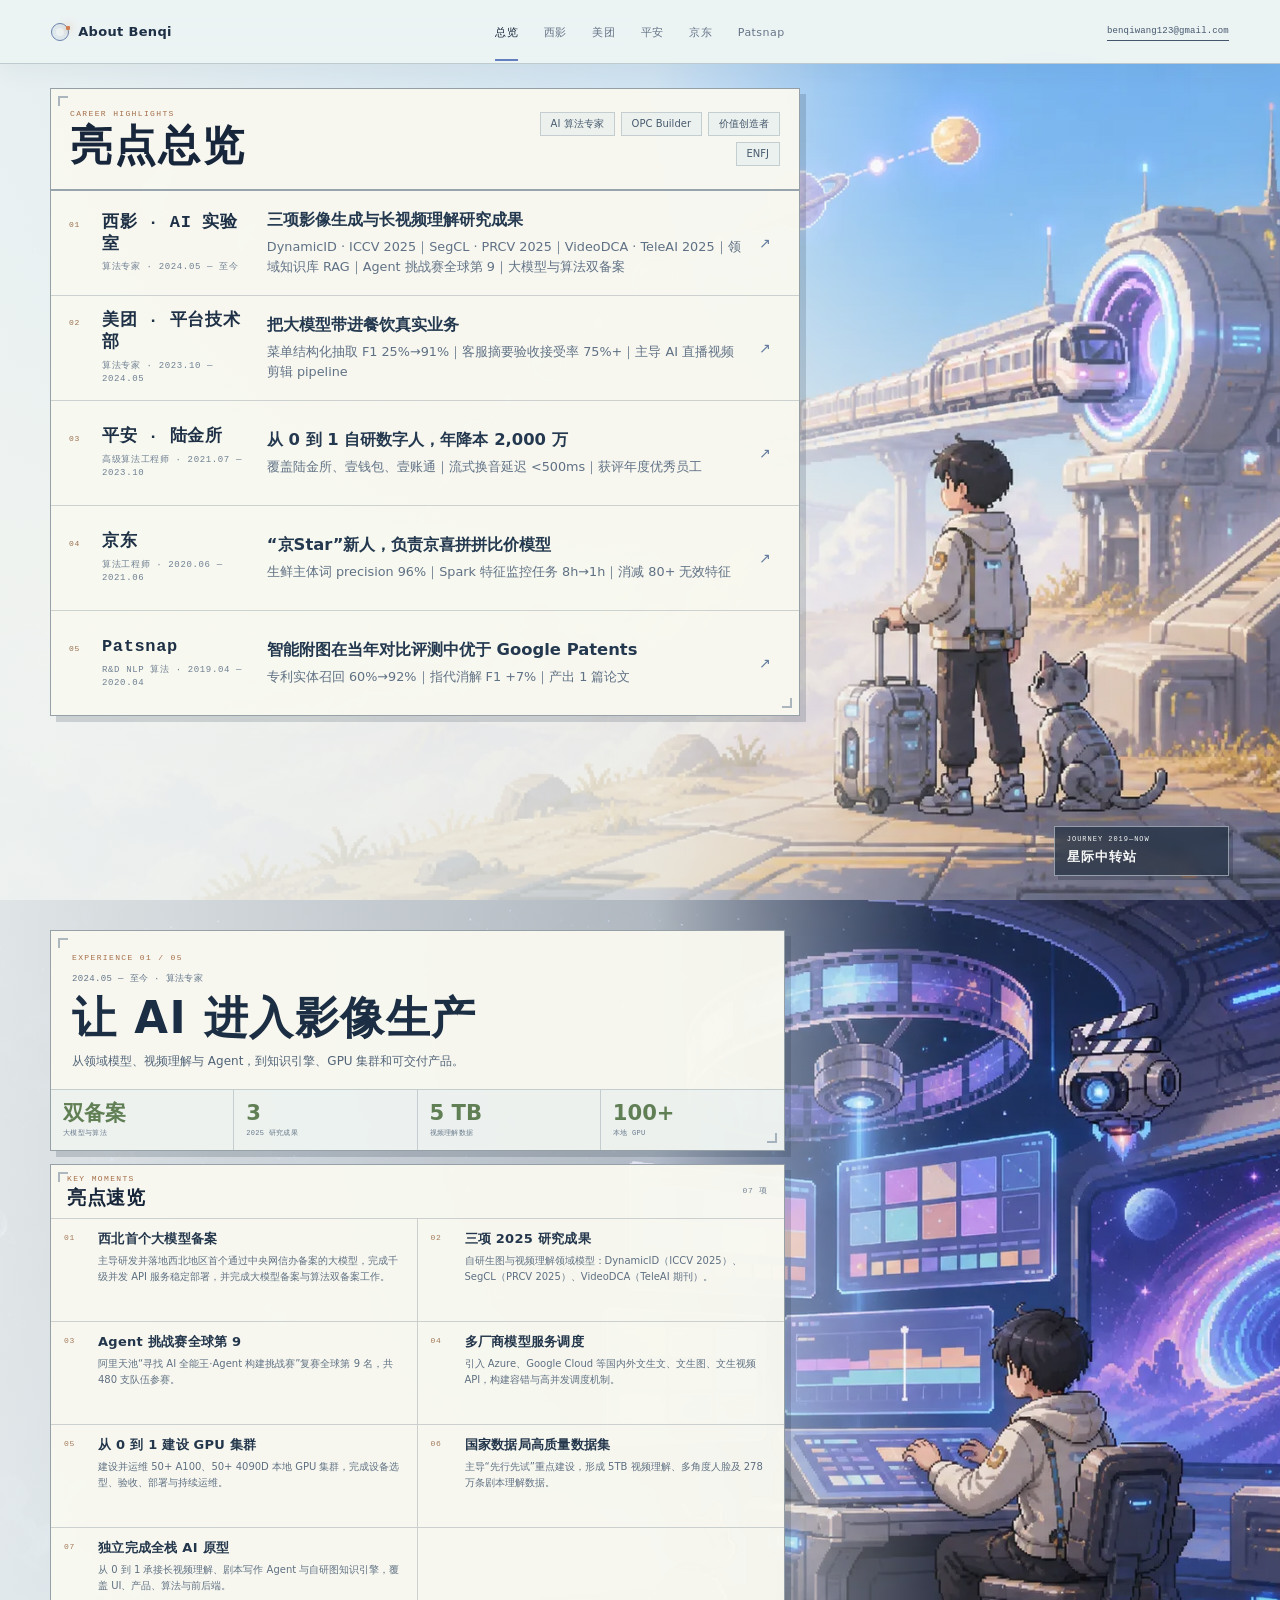
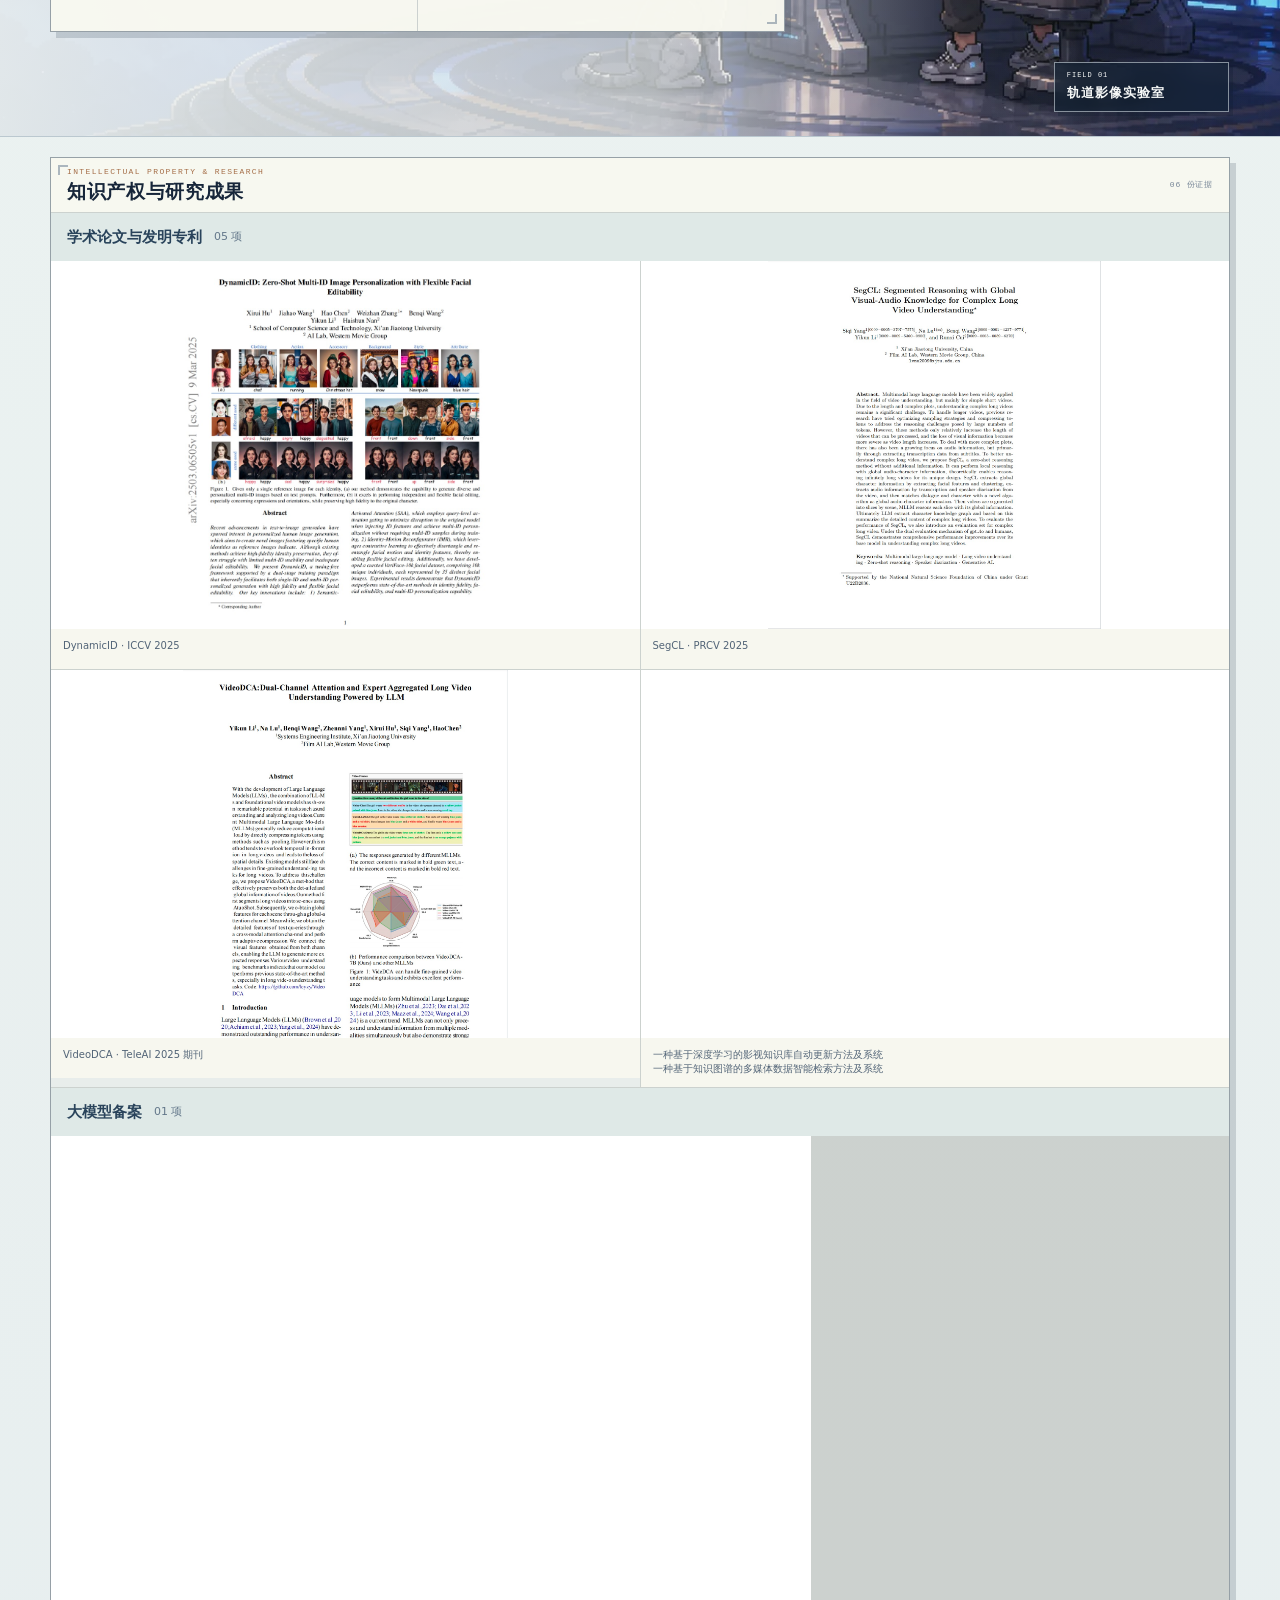
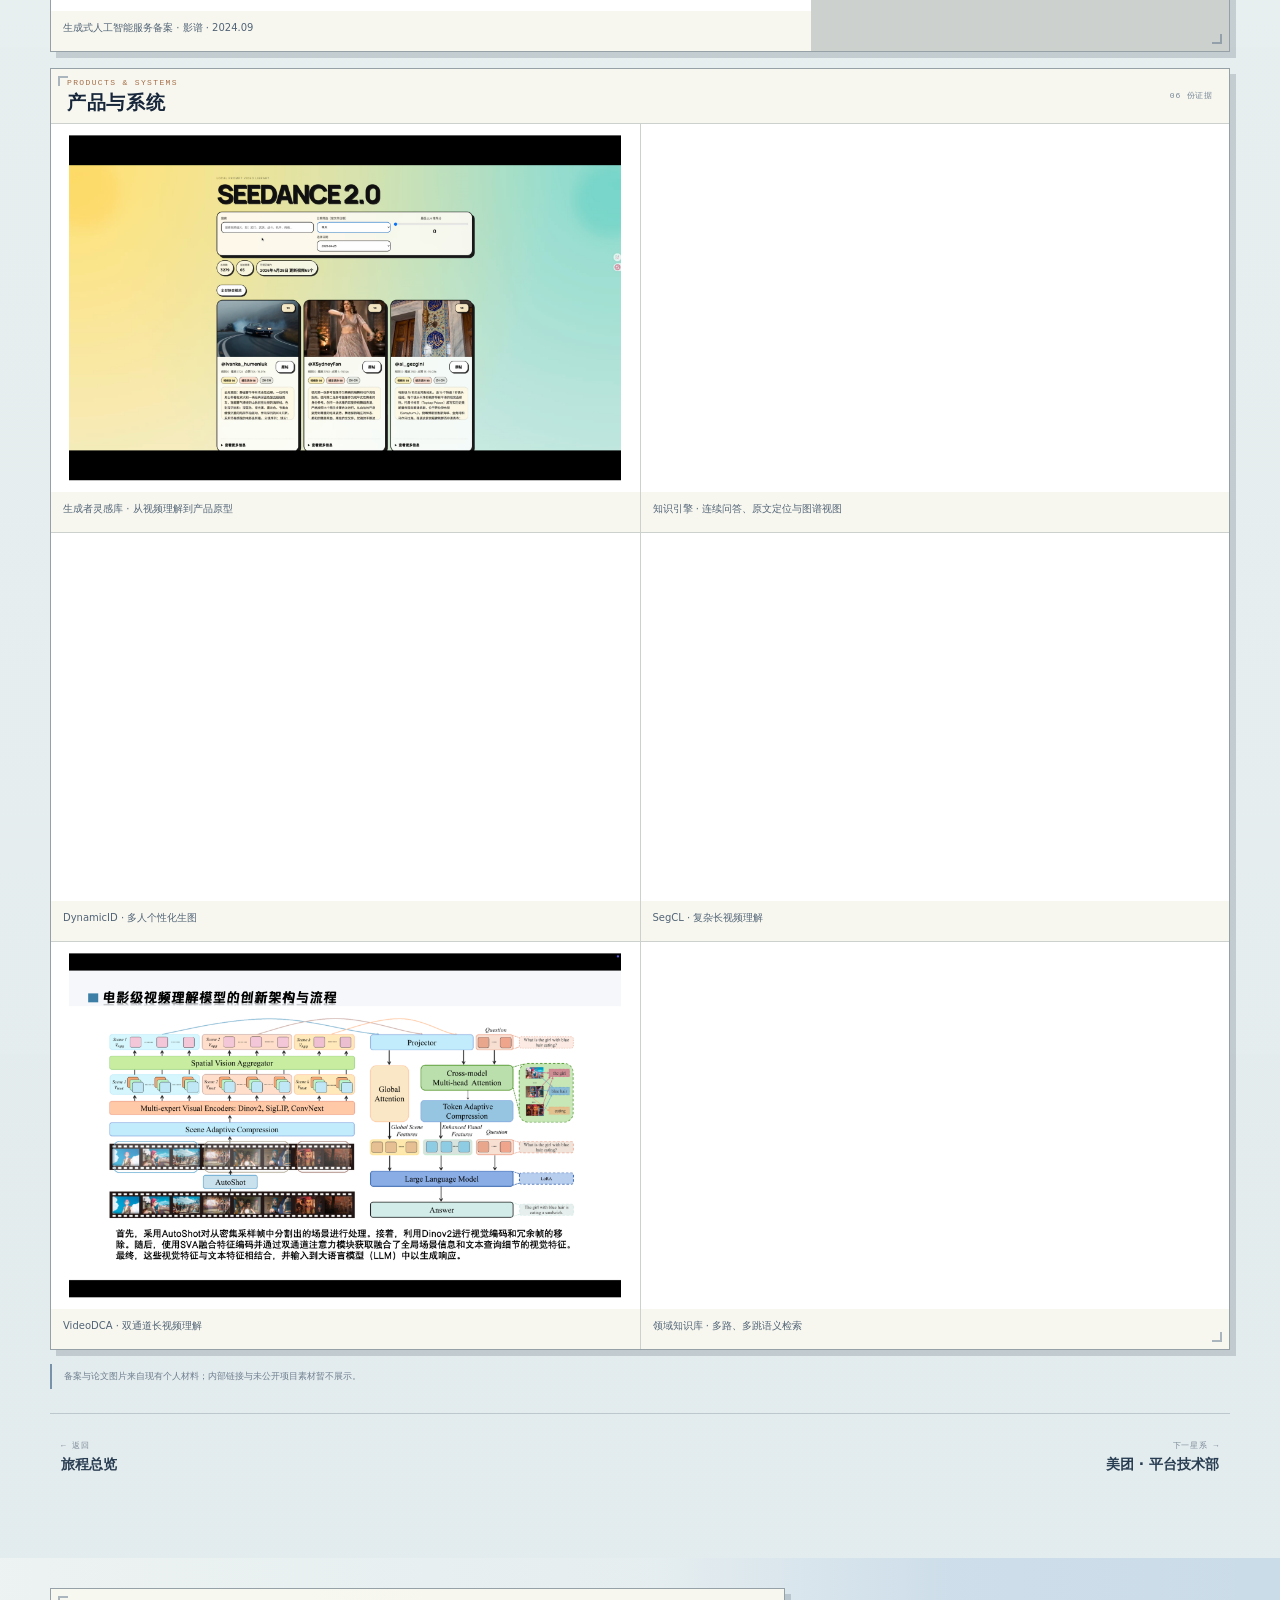
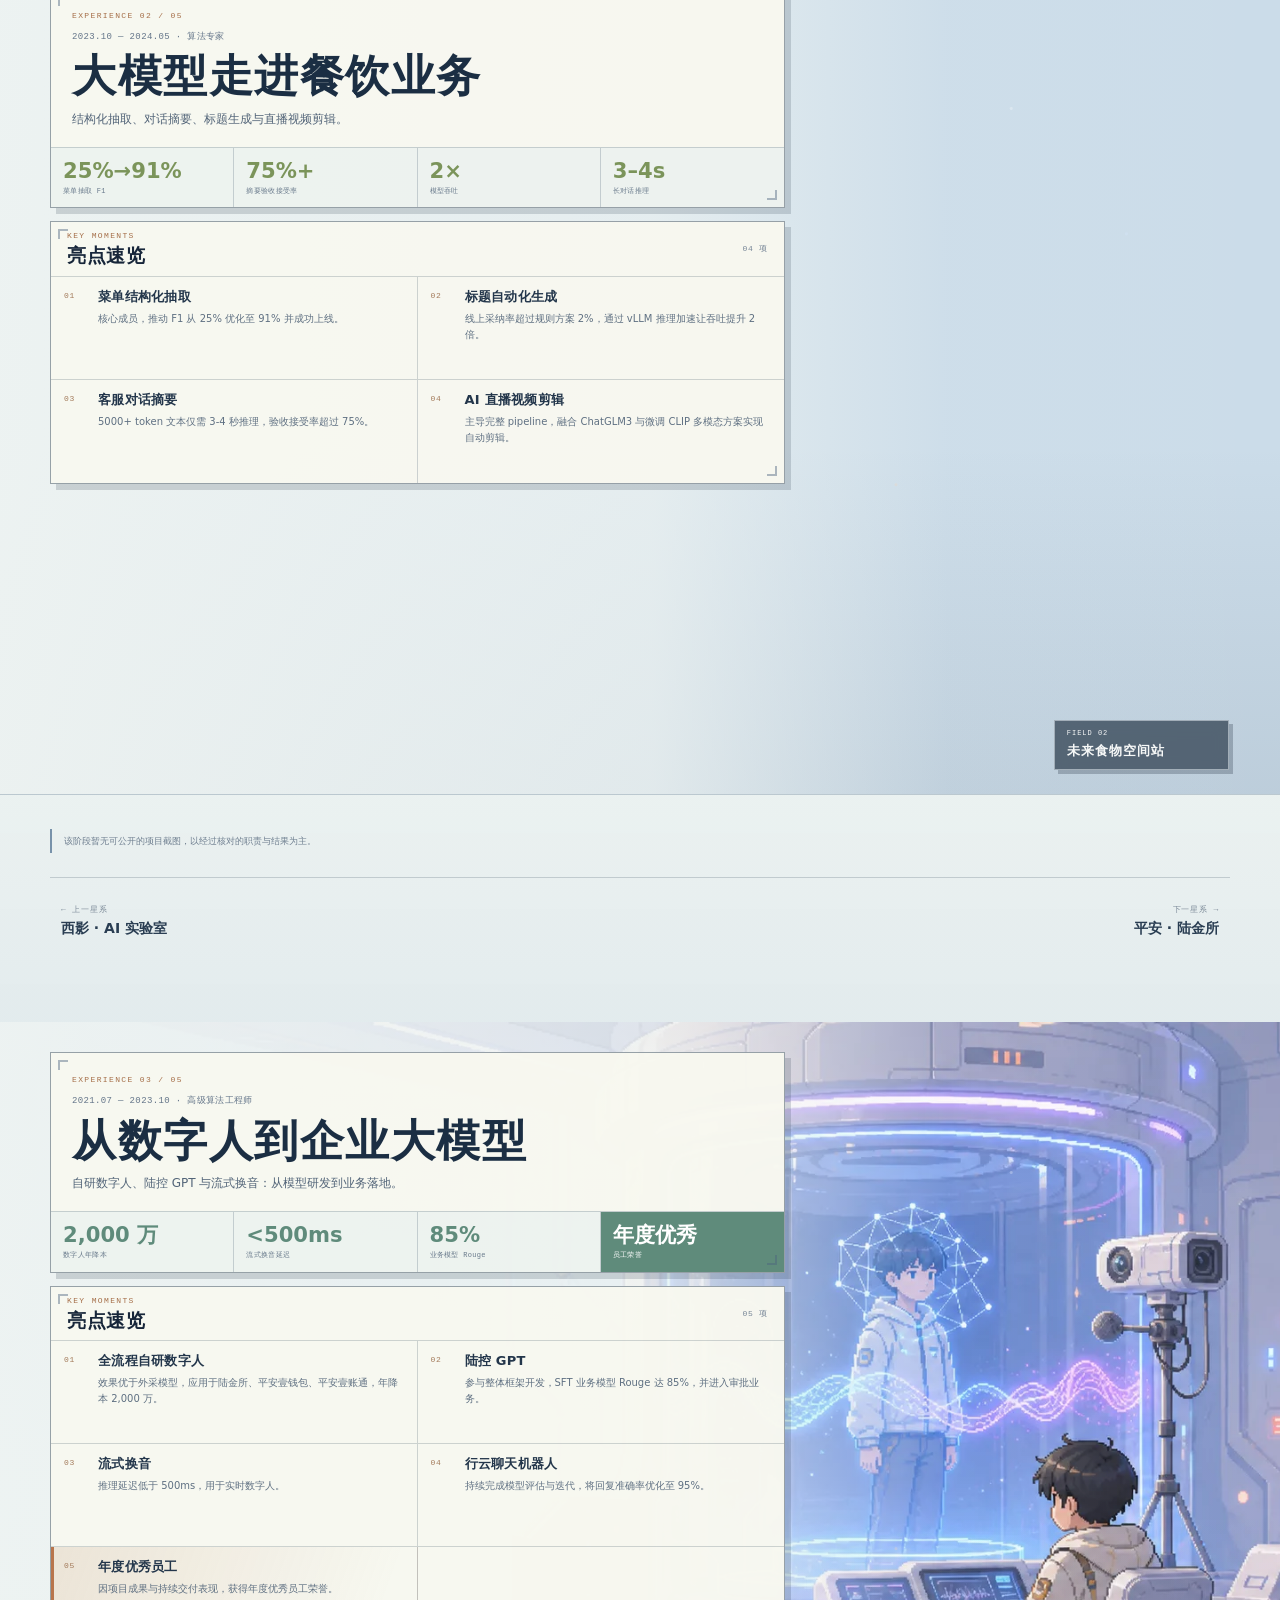
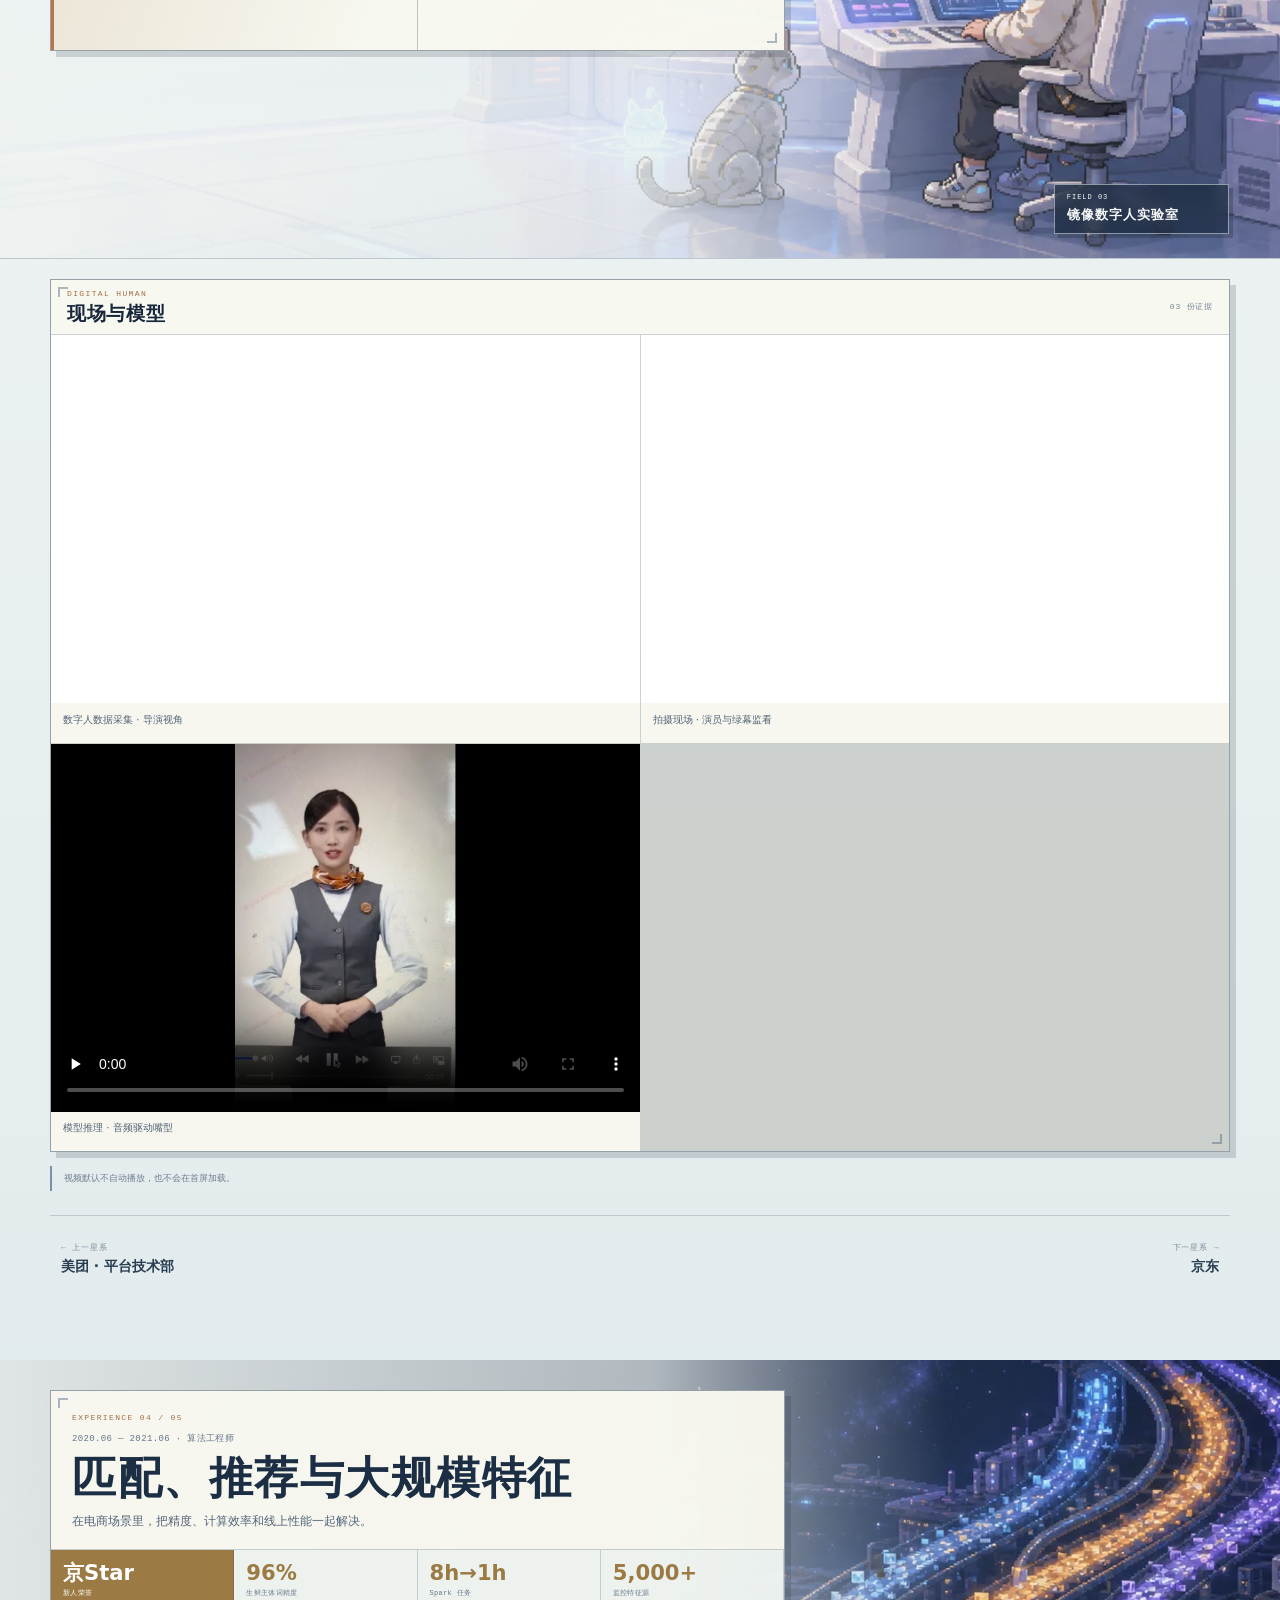
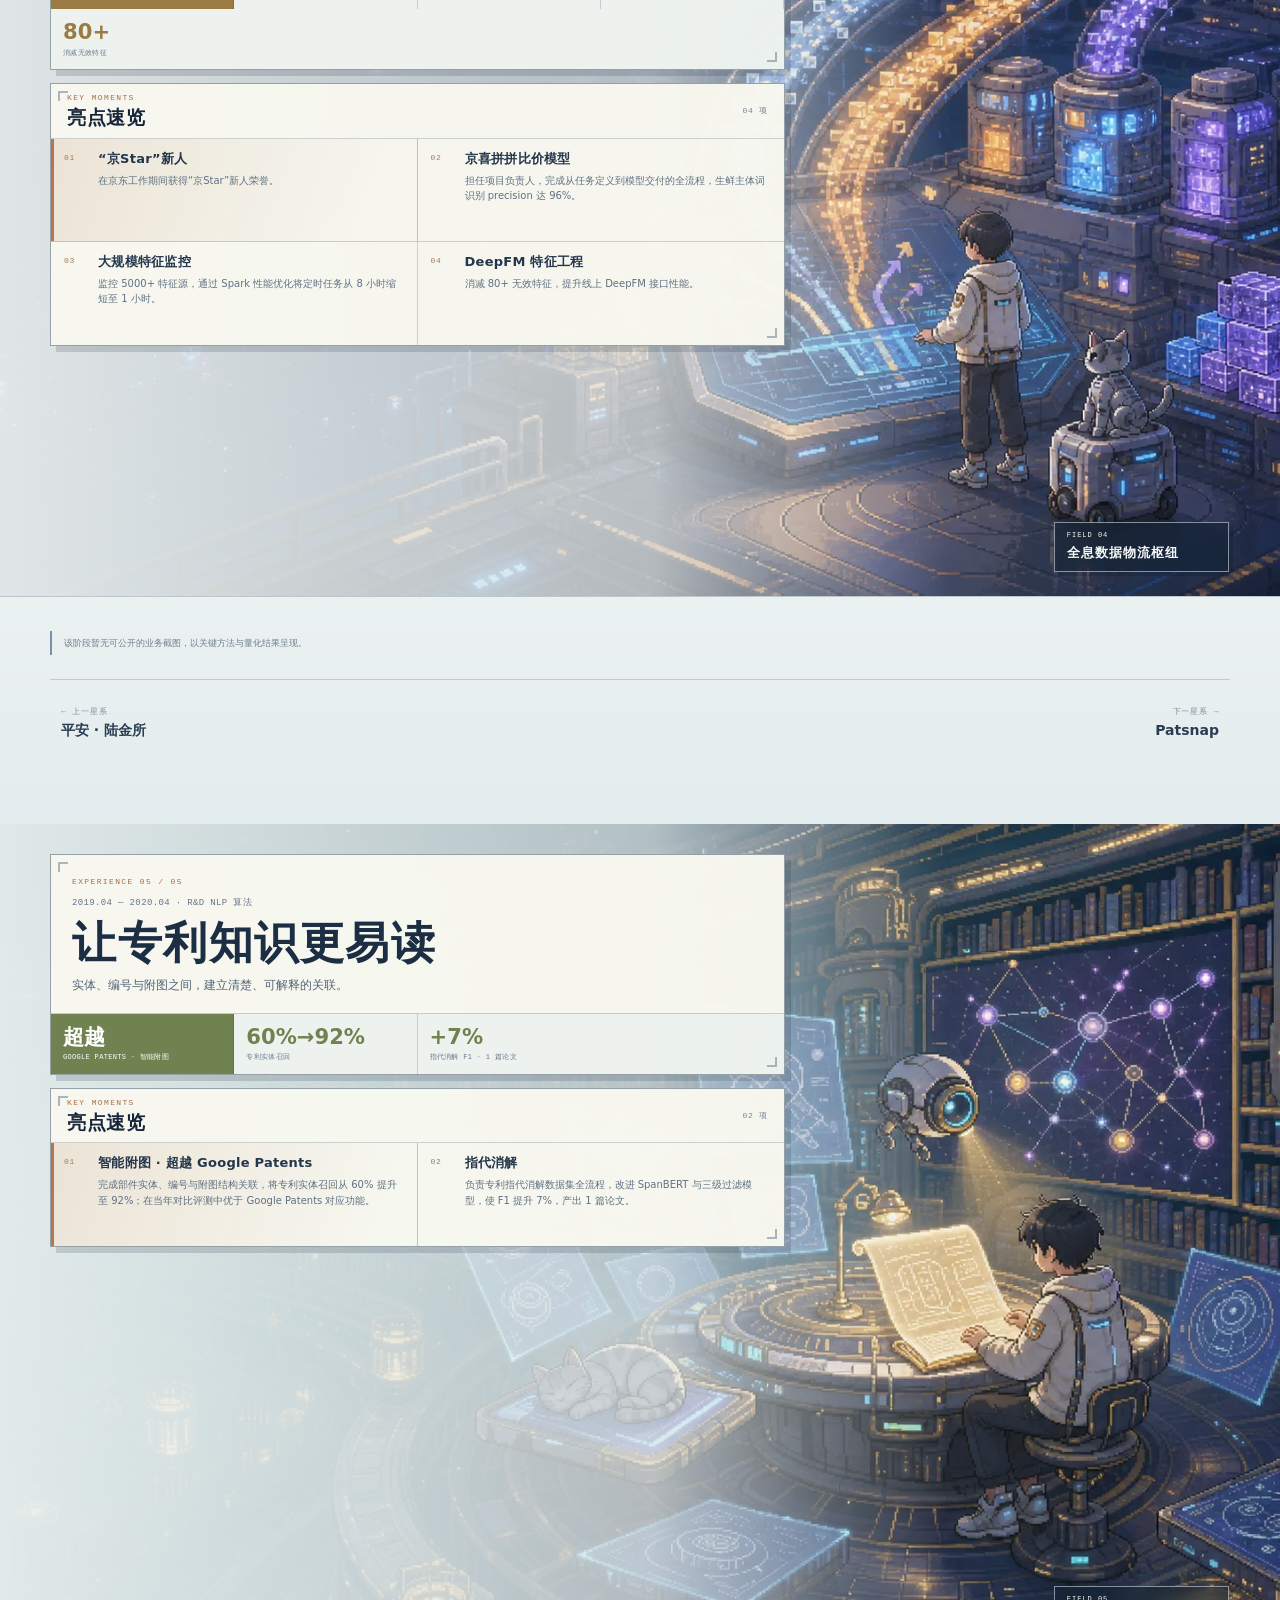
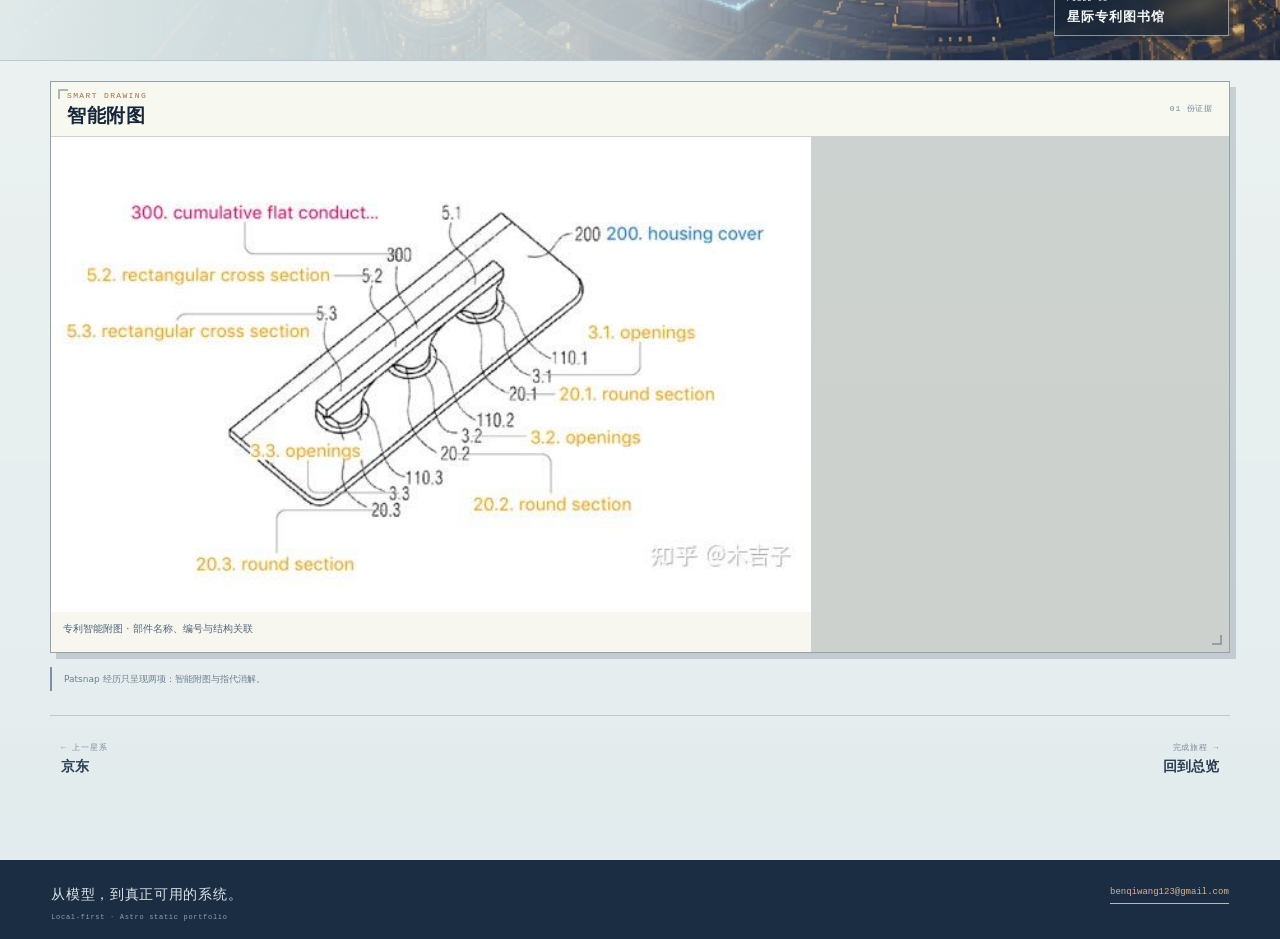
<file: xfilm/index.html>
<!DOCTYPE html><html lang="zh-CN"> <head><meta charset="UTF-8"><meta name="viewport" content="width=device-width"><meta name="description" content="从领域模型、视频理解与 Agent，到知识引擎、GPU 集群和可交付产品。"><meta name="theme-color" content="#dce9f3"><meta name="generator" content="Astro v5.18.2"><meta property="og:type" content="website"><meta property="og:title" content="西影 AI 实验室｜AI 算法与产品实践"><meta property="og:description" content="从领域模型、视频理解与 Agent，到知识引擎、GPU 集群和可交付产品。"><meta property="og:image" content="/art/home-02ca1697.webp"><meta name="twitter:card" content="summary_large_image"><meta name="twitter:title" content="西影 AI 实验室｜AI 算法与产品实践"><meta name="twitter:description" content="从领域模型、视频理解与 Agent，到知识引擎、GPU 集群和可交付产品。"><meta name="twitter:image" content="/art/home-02ca1697.webp"><link rel="icon" href="/favicon.svg"><title>本淇｜星际工作经历</title><link rel="stylesheet" href="/_astro/index.66VgeNl4.css"></head> <body class="journey-page"> <a class="skip-link" href="#content">跳到正文</a> <header class="topbar"> <a href="/#top" class="site-mark" data-journey-nav="home" aria-label="About Benqi，返回旅程总览"> <span class="site-orbit" aria-hidden="true"></span> <span>About Benqi</span> </a> <nav class="desktop-nav" aria-label="主导航"> <a class="nav-home" data-journey-nav="home" href="/#top">总览</a> <a class="active" data-journey-nav="xfilm" href="/#xfilm"> 西影 </a><a data-journey-nav="meituan" href="/#meituan"> 美团 </a><a data-journey-nav="pingan" href="/#pingan"> 平安 </a><a data-journey-nav="jd" href="/#jd"> 京东 </a><a data-journey-nav="patsnap" href="/#patsnap"> Patsnap </a> </nav> <a class="mail-link" href="mailto:benqiwang123@gmail.com" aria-label="发送邮件">benqiwang123@gmail.com</a> <nav class="mobile-nav" aria-label="移动端章节导航"> <a data-journey-nav="home" href="/#top">总览</a> <a class="active" data-journey-nav="xfilm" href="/#xfilm"> 西影 </a><a data-journey-nav="meituan" href="/#meituan"> 美团 </a><a data-journey-nav="pingan" href="/#pingan"> 平安 </a><a data-journey-nav="jd" href="/#jd"> 京东 </a><a data-journey-nav="patsnap" href="/#patsnap"> Patsnap </a> </nav> </header> <main id="content">  <article class="portfolio-journey" data-journey-root data-initial-section="xfilm"> <section id="top" class="journey-intro journey-section" data-journey-section="home" aria-labelledby="highlights-title"> <figure class="home-scene"> <img src="/art/home-02ca1697.webp" alt="像素插画：星际算法旅人与机械猫站在环形列车前，准备沿五枚航标前往不同星系。" width="1672" height="941" loading="eager" decoding="async" fetchpriority="high"> <span class="scene-stars" aria-hidden="true"></span> <figcaption><span>JOURNEY 2019—NOW</span><b>星际中转站</b></figcaption> </figure> <div class="home-overview section-shell"> <section class="career-overview-panel pixel-panel"> <header class="career-overview-heading"> <div> <p>CAREER HIGHLIGHTS</p> <h1 id="highlights-title">亮点总览</h1> </div> <ul class="skill-tags" aria-label="我的标签"> <li>AI 算法专家</li><li>OPC Builder</li><li>价值创造者</li><li>ENFJ</li> </ul> </header> <ol class="career-overview-list"> <li> <a href="/#xfilm"> <span class="overview-company"> <span>01</span> <span class="overview-company-copy"> <b>西影 · AI 实验室</b> <small>算法专家 · 2024.05 — 至今</small> </span> </span> <span class="overview-copy"> <strong>三项影像生成与长视频理解研究成果</strong> <span>DynamicID · ICCV 2025｜SegCL · PRCV 2025｜VideoDCA · TeleAI 2025｜领域知识库 RAG｜Agent 挑战赛全球第 9｜大模型与算法双备案</span> </span> <span class="overview-arrow" aria-hidden="true">↗</span> </a> </li><li> <a href="/#meituan"> <span class="overview-company"> <span>02</span> <span class="overview-company-copy"> <b>美团 · 平台技术部</b> <small>算法专家 · 2023.10 — 2024.05</small> </span> </span> <span class="overview-copy"> <strong>把大模型带进餐饮真实业务</strong> <span>菜单结构化抽取 F1 25%→91%｜客服摘要验收接受率 75%+｜主导 AI 直播视频剪辑 pipeline</span> </span> <span class="overview-arrow" aria-hidden="true">↗</span> </a> </li><li> <a href="/#pingan"> <span class="overview-company"> <span>03</span> <span class="overview-company-copy"> <b>平安 · 陆金所</b> <small>高级算法工程师 · 2021.07 — 2023.10</small> </span> </span> <span class="overview-copy"> <strong>从 0 到 1 自研数字人，年降本 2,000 万</strong> <span>覆盖陆金所、壹钱包、壹账通｜流式换音延迟 &lt;500ms｜获评年度优秀员工</span> </span> <span class="overview-arrow" aria-hidden="true">↗</span> </a> </li><li> <a href="/#jd"> <span class="overview-company"> <span>04</span> <span class="overview-company-copy"> <b>京东</b> <small>算法工程师 · 2020.06 — 2021.06</small> </span> </span> <span class="overview-copy"> <strong>“京Star”新人，负责京喜拼拼比价模型</strong> <span>生鲜主体词 precision 96%｜Spark 特征监控任务 8h→1h｜消减 80+ 无效特征</span> </span> <span class="overview-arrow" aria-hidden="true">↗</span> </a> </li><li> <a href="/#patsnap"> <span class="overview-company"> <span>05</span> <span class="overview-company-copy"> <b>Patsnap</b> <small>R&amp;D NLP 算法 · 2019.04 — 2020.04</small> </span> </span> <span class="overview-copy"> <strong>智能附图在当年对比评测中优于 Google Patents</strong> <span>专利实体召回 60%→92%｜指代消解 F1 +7%｜产出 1 篇论文</span> </span> <span class="overview-arrow" aria-hidden="true">↗</span> </a> </li> </ol> </section> </div> </section> <section id="xfilm" class="experience-section journey-section" data-journey-section="xfilm" style="--page-accent:#617f55;--scene-position:76% center;--scene-position-mobile:75% center" aria-labelledby="xfilm-title"> <div class="experience-stage"> <figure class="scene-media"> <img src="/art/xfilm-ee9f83ce.webp" alt="像素插画：星际算法旅人在轨道影像实验室操作多块创作屏幕，机械猫在一旁观察。" width="1672" height="941" loading="lazy" decoding="async"> <span class="scene-stars" aria-hidden="true"></span> <figcaption> <span>FIELD 01</span> <b>轨道影像实验室</b> </figcaption> </figure> <div class="experience-overview section-shell"> <div class="experience-content-deck"> <header class="experience-summary pixel-panel"> <div class="experience-copy"> <p class="eyebrow">EXPERIENCE 01 / 05</p> <span class="experience-label">2024.05 — 至今 · 算法专家</span> <h2 id="xfilm-title">让 AI 进入影像生产</h2> <p class="experience-lede">从领域模型、视频理解与 Agent，到知识引擎、GPU 集群和可交付产品。</p> </div> <div class="experience-stats" aria-label="关键数据"> <div> <strong>双备案</strong> <span>大模型与算法</span> </div><div> <strong>3</strong> <span>2025 研究成果</span> </div><div> <strong>5 TB</strong> <span>视频理解数据</span> </div><div> <strong>100+</strong> <span>本地 GPU</span> </div> </div> </header> <section class="highlight-panel pixel-panel" aria-labelledby="xfilm-highlights"> <header class="compact-heading"> <div> <p>KEY MOMENTS</p> <h3 id="xfilm-highlights">亮点速览</h3> </div> <span>07 项</span> </header> <ol class="highlight-grid"> <li> <span>01</span> <div> <h4>西北首个大模型备案</h4> <p>主导研发并落地西北地区首个通过中央网信办备案的大模型，完成千级并发 API 服务稳定部署，并完成大模型备案与算法双备案工作。</p> </div> </li><li> <span>02</span> <div> <h4>三项 2025 研究成果</h4> <p>自研生图与视频理解领域模型：DynamicID（ICCV 2025）、SegCL（PRCV 2025）、VideoDCA（TeleAI 期刊）。</p> </div> </li><li> <span>03</span> <div> <h4>Agent 挑战赛全球第 9</h4> <p>阿里天池“寻找 AI 全能王·Agent 构建挑战赛”复赛全球第 9 名，共 480 支队伍参赛。</p> </div> </li><li> <span>04</span> <div> <h4>多厂商模型服务调度</h4> <p>引入 Azure、Google Cloud 等国内外文生文、文生图、文生视频 API，构建容错与高并发调度机制。</p> </div> </li><li> <span>05</span> <div> <h4>从 0 到 1 建设 GPU 集群</h4> <p>建设并运维 50+ A100、50+ 4090D 本地 GPU 集群，完成设备选型、验收、部署与持续运维。</p> </div> </li><li> <span>06</span> <div> <h4>国家数据局高质量数据集</h4> <p>主导“先行先试”重点建设，形成 5TB 视频理解、多角度人脸及 278 万条剧本理解数据。</p> </div> </li><li> <span>07</span> <div> <h4>独立完成全栈 AI 原型</h4> <p>从 0 到 1 承接长视频理解、剧本写作 Agent 与自研图知识引擎，覆盖 UI、产品、算法与前后端。</p> </div> </li> </ol> </section> </div> </div> </div> <div class="experience-evidence"> <div class="section-shell"> <section class="media-section pixel-panel" aria-labelledby="xfilm-media-0"> <header class="compact-heading"> <div> <p>Intellectual Property &amp; Research</p> <h3 id="xfilm-media-0">知识产权与研究成果</h3> </div> <span>06 份证据</span> </header> <div class="media-category"> <h4 class="media-category-heading" id="xfilm-media-0-category-0"> 学术论文与发明专利<span>05 项</span> </h4> <div class="media-grid"> <figure class="media-card contain"> <img src="/media/xfilm/dynamicid-iccv-2025.jpg" alt="DynamicID ICCV 2025 论文成果图" loading="eager" decoding="async"> <figcaption>DynamicID · ICCV 2025</figcaption> </figure><figure class="media-card contain"> <img src="/media/xfilm/segcl-prcv-2025.jpg" alt="SegCL PRCV 2025 论文成果图" loading="eager" decoding="async"> <figcaption>SegCL · PRCV 2025</figcaption> </figure><figure class="media-card contain"> <img src="/media/xfilm/videodca-teleai-2025.jpg" alt="VideoDCA TeleAI 2025 期刊成果图" loading="eager" decoding="async"> <figcaption>VideoDCA · TeleAI 2025 期刊</figcaption> </figure> <figure class="media-card paired-documents" id="xfilm-patents" aria-label="发明专利 · 2 项"> <div class="document-pair"> <a class="media-original-link" href="/media/xfilm/patent-film-knowledge-update-cn121350046b.png" target="_blank" rel="noopener noreferrer" aria-label="查看《一种基于深度学习的影视知识库自动更新方法及系统》证书原图（新标签页）"> <img src="/media/xfilm/patent-film-knowledge-update-cn121350046b.png" alt="发明专利证书：一种基于深度学习的影视知识库自动更新方法及系统" loading="lazy" decoding="async"> </a><a class="media-original-link" href="/media/xfilm/patent-knowledge-graph-search-cn121350282b.png" target="_blank" rel="noopener noreferrer" aria-label="查看《一种基于知识图谱的多媒体数据智能检索方法及系统》证书原图（新标签页）"> <img src="/media/xfilm/patent-knowledge-graph-search-cn121350282b.png" alt="发明专利证书：一种基于知识图谱的多媒体数据智能检索方法及系统" loading="lazy" decoding="async"> </a> </div> <figcaption><span>一种基于深度学习的影视知识库自动更新方法及系统</span><span>一种基于知识图谱的多媒体数据智能检索方法及系统</span></figcaption> </figure> </div> </div><div class="media-category"> <h4 class="media-category-heading" id="xfilm-media-0-category-1"> 大模型备案<span>01 项</span> </h4> <div class="media-grid single"> <figure class="media-card contain"> <img src="/media/xfilm/filing-yingpu-2024.jpg" alt="影谱生成式人工智能服务备案公告材料" loading="eager" decoding="async"> <figcaption>生成式人工智能服务备案 · 影谱 · 2024.09</figcaption> </figure>  </div> </div> </section><section class="media-section pixel-panel" aria-labelledby="xfilm-media-1"> <header class="compact-heading"> <div> <p>Products &amp; Systems</p> <h3 id="xfilm-media-1">产品与系统</h3> </div> <span>06 份证据</span> </header> <div>  <div class="media-grid"> <figure class="media-card contain"> <img src="/media/xfilm/video-wall.png" alt="生成者灵感库视频墙应用界面" loading="lazy" decoding="async"> <figcaption>生成者灵感库 · 从视频理解到产品原型</figcaption> </figure><figure class="media-card contain"> <img src="/media/xfilm/knowledge-app.png" alt="AI 知识引擎应用界面" loading="lazy" decoding="async"> <figcaption>知识引擎 · 连续问答、原文定位与图谱视图</figcaption> </figure><figure class="media-card contain"> <img src="/media/xfilm/dynamicid.png" alt="DynamicID 模型架构图" loading="lazy" decoding="async"> <figcaption>DynamicID · 多人个性化生图</figcaption> </figure><figure class="media-card contain"> <img src="/media/xfilm/segcl.png" alt="SegCL 视频理解架构图" loading="lazy" decoding="async"> <figcaption>SegCL · 复杂长视频理解</figcaption> </figure><figure class="media-card contain"> <img src="/media/xfilm/videodca.png" alt="VideoDCA 模型架构图" loading="lazy" decoding="async"> <figcaption>VideoDCA · 双通道长视频理解</figcaption> </figure><figure class="media-card contain"> <img src="/media/xfilm/knowledge-rag.png" alt="知识库 RAG 架构图" loading="lazy" decoding="async"> <figcaption>领域知识库 · 多路、多跳语义检索</figcaption> </figure>  </div> </div> </section> <aside class="evidence-note">备案与论文图片来自现有个人材料；内部链接与未公开项目素材暂不展示。</aside> <nav class="page-switcher" aria-label="轨道影像实验室章节导航"> <a class="previous" href="/#top"> <span>← 返回</span><b>旅程总览</b> </a> <a class="next" href="/#meituan"> <span>下一星系 →</span><b>美团 · 平台技术部</b> </a> </nav> </div> </div> </section><section id="meituan" class="experience-section journey-section" data-journey-section="meituan" style="--page-accent:#7b945a;--scene-position:78% center;--scene-position-mobile:76% center" aria-labelledby="meituan-title"> <div class="experience-stage"> <figure class="scene-media"> <img src="/art/meituan-61b2670e.webp" alt="像素插画：星际算法旅人在未来食物空间站品尝餐食，机械猫探向自己的小碗。" width="1672" height="941" loading="lazy" decoding="async"> <span class="scene-stars" aria-hidden="true"></span> <figcaption> <span>FIELD 02</span> <b>未来食物空间站</b> </figcaption> </figure> <div class="experience-overview section-shell"> <div class="experience-content-deck"> <header class="experience-summary pixel-panel"> <div class="experience-copy"> <p class="eyebrow">EXPERIENCE 02 / 05</p> <span class="experience-label">2023.10 — 2024.05 · 算法专家</span> <h2 id="meituan-title">大模型走进餐饮业务</h2> <p class="experience-lede">结构化抽取、对话摘要、标题生成与直播视频剪辑。</p> </div> <div class="experience-stats" aria-label="关键数据"> <div> <strong>25%→91%</strong> <span>菜单抽取 F1</span> </div><div> <strong>75%+</strong> <span>摘要验收接受率</span> </div><div> <strong>2×</strong> <span>模型吞吐</span> </div><div> <strong>3–4s</strong> <span>长对话推理</span> </div> </div> </header> <section class="highlight-panel pixel-panel" aria-labelledby="meituan-highlights"> <header class="compact-heading"> <div> <p>KEY MOMENTS</p> <h3 id="meituan-highlights">亮点速览</h3> </div> <span>04 项</span> </header> <ol class="highlight-grid"> <li> <span>01</span> <div> <h4>菜单结构化抽取</h4> <p>核心成员，推动 F1 从 25% 优化至 91% 并成功上线。</p> </div> </li><li> <span>02</span> <div> <h4>标题自动化生成</h4> <p>线上采纳率超过规则方案 2%，通过 vLLM 推理加速让吞吐提升 2 倍。</p> </div> </li><li> <span>03</span> <div> <h4>客服对话摘要</h4> <p>5000+ token 文本仅需 3-4 秒推理，验收接受率超过 75%。</p> </div> </li><li> <span>04</span> <div> <h4>AI 直播视频剪辑</h4> <p>主导完整 pipeline，融合 ChatGLM3 与微调 CLIP 多模态方案实现自动剪辑。</p> </div> </li> </ol> </section> </div> </div> </div> <div class="experience-evidence"> <div class="section-shell">  <aside class="evidence-note">该阶段暂无可公开的项目截图，以经过核对的职责与结果为主。</aside> <nav class="page-switcher" aria-label="未来食物空间站章节导航"> <a class="previous" href="/#xfilm"> <span>← 上一星系</span><b>西影 · AI 实验室</b> </a> <a class="next" href="/#pingan"> <span>下一星系 →</span><b>平安 · 陆金所</b> </a> </nav> </div> </div> </section><section id="pingan" class="experience-section journey-section" data-journey-section="pingan" style="--page-accent:#5f8b7b;--scene-position:79% center;--scene-position-mobile:76% center" aria-labelledby="pingan-title"> <div class="experience-stage"> <figure class="scene-media"> <img src="/art/pingan-f9a6052d.webp" alt="像素插画：星际算法旅人在镜像实验室开发数字人，机械猫注视自己的全息镜像。" width="1672" height="941" loading="lazy" decoding="async"> <span class="scene-stars" aria-hidden="true"></span> <figcaption> <span>FIELD 03</span> <b>镜像数字人实验室</b> </figcaption> </figure> <div class="experience-overview section-shell"> <div class="experience-content-deck"> <header class="experience-summary pixel-panel"> <div class="experience-copy"> <p class="eyebrow">EXPERIENCE 03 / 05</p> <span class="experience-label">2021.07 — 2023.10 · 高级算法工程师</span> <h2 id="pingan-title">从数字人到企业大模型</h2> <p class="experience-lede">自研数字人、陆控 GPT 与流式换音：从模型研发到业务落地。</p> </div> <div class="experience-stats" aria-label="关键数据"> <div> <strong>2,000 万</strong> <span>数字人年降本</span> </div><div> <strong>&lt;500ms</strong> <span>流式换音延迟</span> </div><div> <strong>85%</strong> <span>业务模型 Rouge</span> </div><div class="emphasis"> <strong>年度优秀</strong> <span>员工荣誉</span> </div> </div> </header> <section class="highlight-panel pixel-panel" aria-labelledby="pingan-highlights"> <header class="compact-heading"> <div> <p>KEY MOMENTS</p> <h3 id="pingan-highlights">亮点速览</h3> </div> <span>05 项</span> </header> <ol class="highlight-grid"> <li> <span>01</span> <div> <h4>全流程自研数字人</h4> <p>效果优于外采模型，应用于陆金所、平安壹钱包、平安壹账通，年降本 2,000 万。</p> </div> </li><li> <span>02</span> <div> <h4>陆控 GPT</h4> <p>参与整体框架开发，SFT 业务模型 Rouge 达 85%，并进入审批业务。</p> </div> </li><li> <span>03</span> <div> <h4>流式换音</h4> <p>推理延迟低于 500ms，用于实时数字人。</p> </div> </li><li> <span>04</span> <div> <h4>行云聊天机器人</h4> <p>持续完成模型评估与迭代，将回复准确率优化至 95%。</p> </div> </li><li class="emphasis"> <span>05</span> <div> <h4>年度优秀员工</h4> <p>因项目成果与持续交付表现，获得年度优秀员工荣誉。</p> </div> </li> </ol> </section> </div> </div> </div> <div class="experience-evidence"> <div class="section-shell"> <section class="media-section pixel-panel" aria-labelledby="pingan-media-0"> <header class="compact-heading"> <div> <p>Digital Human</p> <h3 id="pingan-media-0">现场与模型</h3> </div> <span>03 份证据</span> </header> <div>  <div class="media-grid"> <figure class="media-card contain"> <img src="/media/pingan/shoot-director.jpg" alt="数字人现场拍摄导演视角" loading="eager" decoding="async"> <figcaption>数字人数据采集 · 导演视角</figcaption> </figure><figure class="media-card contain"> <img src="/media/pingan/shoot-monitor.jpg" alt="数字人拍摄现场监看画面" loading="eager" decoding="async"> <figcaption>拍摄现场 · 演员与绿幕监看</figcaption> </figure><figure class="media-card focus-upper"> <video controls preload="none" poster="/media/pingan/digital-human-cover.jpg" playsinline aria-label="音频驱动嘴型模型效果演示"> <source src="/media/pingan/digital-human-demo.mp4" type="video/mp4">
您的浏览器不支持视频播放。
</video> <figcaption>模型推理 · 音频驱动嘴型</figcaption> </figure>  </div> </div> </section> <aside class="evidence-note">视频默认不自动播放，也不会在首屏加载。</aside> <nav class="page-switcher" aria-label="镜像数字人实验室章节导航"> <a class="previous" href="/#meituan"> <span>← 上一星系</span><b>美团 · 平台技术部</b> </a> <a class="next" href="/#jd"> <span>下一星系 →</span><b>京东</b> </a> </nav> </div> </div> </section><section id="jd" class="experience-section journey-section" data-journey-section="jd" style="--page-accent:#9b7a43;--scene-position:80% center;--scene-position-mobile:78% center" aria-labelledby="jd-title"> <div class="experience-stage"> <figure class="scene-media"> <img src="/art/jd-b56f42d9.webp" alt="像素插画：星际算法旅人在全息数据枢纽调度三条数据流，机械猫乘坐数据小车。" width="1672" height="941" loading="lazy" decoding="async"> <span class="scene-stars" aria-hidden="true"></span> <figcaption> <span>FIELD 04</span> <b>全息数据物流枢纽</b> </figcaption> </figure> <div class="experience-overview section-shell"> <div class="experience-content-deck"> <header class="experience-summary pixel-panel"> <div class="experience-copy"> <p class="eyebrow">EXPERIENCE 04 / 05</p> <span class="experience-label">2020.06 — 2021.06 · 算法工程师</span> <h2 id="jd-title">匹配、推荐与大规模特征</h2> <p class="experience-lede">在电商场景里，把精度、计算效率和线上性能一起解决。</p> </div> <div class="experience-stats" aria-label="关键数据"> <div class="emphasis"> <strong>京Star</strong> <span>新人荣誉</span> </div><div> <strong>96%</strong> <span>生鲜主体词精度</span> </div><div> <strong>8h→1h</strong> <span>Spark 任务</span> </div><div> <strong>5,000+</strong> <span>监控特征源</span> </div><div> <strong>80+</strong> <span>消减无效特征</span> </div> </div> </header> <section class="highlight-panel pixel-panel" aria-labelledby="jd-highlights"> <header class="compact-heading"> <div> <p>KEY MOMENTS</p> <h3 id="jd-highlights">亮点速览</h3> </div> <span>04 项</span> </header> <ol class="highlight-grid"> <li class="emphasis"> <span>01</span> <div> <h4>“京Star”新人</h4> <p>在京东工作期间获得“京Star”新人荣誉。</p> </div> </li><li> <span>02</span> <div> <h4>京喜拼拼比价模型</h4> <p>担任项目负责人，完成从任务定义到模型交付的全流程，生鲜主体词识别 precision 达 96%。</p> </div> </li><li> <span>03</span> <div> <h4>大规模特征监控</h4> <p>监控 5000+ 特征源，通过 Spark 性能优化将定时任务从 8 小时缩短至 1 小时。</p> </div> </li><li> <span>04</span> <div> <h4>DeepFM 特征工程</h4> <p>消减 80+ 无效特征，提升线上 DeepFM 接口性能。</p> </div> </li> </ol> </section> </div> </div> </div> <div class="experience-evidence"> <div class="section-shell">  <aside class="evidence-note">该阶段暂无可公开的业务截图，以关键方法与量化结果呈现。</aside> <nav class="page-switcher" aria-label="全息数据物流枢纽章节导航"> <a class="previous" href="/#pingan"> <span>← 上一星系</span><b>平安 · 陆金所</b> </a> <a class="next" href="/#patsnap"> <span>下一星系 →</span><b>Patsnap</b> </a> </nav> </div> </div> </section><section id="patsnap" class="experience-section journey-section" data-journey-section="patsnap" style="--page-accent:#718251;--scene-position:79% center;--scene-position-mobile:76% center" aria-labelledby="patsnap-title"> <div class="experience-stage"> <figure class="scene-media"> <img src="/art/patsnap-aebcb5ea.webp" alt="像素插画：星际算法旅人在环形专利图书馆研究发光附图，机械猫睡在悬浮书页上。" width="1672" height="941" loading="lazy" decoding="async"> <span class="scene-stars" aria-hidden="true"></span> <figcaption> <span>FIELD 05</span> <b>星际专利图书馆</b> </figcaption> </figure> <div class="experience-overview section-shell"> <div class="experience-content-deck"> <header class="experience-summary pixel-panel"> <div class="experience-copy"> <p class="eyebrow">EXPERIENCE 05 / 05</p> <span class="experience-label">2019.04 — 2020.04 · R&amp;D NLP 算法</span> <h2 id="patsnap-title">让专利知识更易读</h2> <p class="experience-lede">实体、编号与附图之间，建立清楚、可解释的关联。</p> </div> <div class="experience-stats" aria-label="关键数据"> <div class="emphasis"> <strong>超越</strong> <span>GOOGLE PATENTS · 智能附图</span> </div><div> <strong>60%→92%</strong> <span>专利实体召回</span> </div><div> <strong>+7%</strong> <span>指代消解 F1 · 1 篇论文</span> </div> </div> </header> <section class="highlight-panel pixel-panel" aria-labelledby="patsnap-highlights"> <header class="compact-heading"> <div> <p>KEY MOMENTS</p> <h3 id="patsnap-highlights">亮点速览</h3> </div> <span>02 项</span> </header> <ol class="highlight-grid"> <li class="emphasis"> <span>01</span> <div> <h4>智能附图 · 超越 Google Patents</h4> <p>完成部件实体、编号与附图结构关联，将专利实体召回从 60% 提升至 92%；在当年对比评测中优于 Google Patents 对应功能。</p> </div> </li><li> <span>02</span> <div> <h4>指代消解</h4> <p>负责专利指代消解数据集全流程，改进 SpanBERT 与三级过滤模型，使 F1 提升 7%，产出 1 篇论文。</p> </div> </li> </ol> </section> </div> </div> </div> <div class="experience-evidence"> <div class="section-shell"> <section class="media-section pixel-panel" aria-labelledby="patsnap-media-0"> <header class="compact-heading"> <div> <p>Smart Drawing</p> <h3 id="patsnap-media-0">智能附图</h3> </div> <span>01 份证据</span> </header> <div>  <div class="media-grid single"> <figure class="media-card contain"> <img src="/media/patsnap/smart-drawing.png" alt="专利智能附图中的部件实体关联示例" loading="eager" decoding="async"> <figcaption>专利智能附图 · 部件名称、编号与结构关联</figcaption> </figure>  </div> </div> </section> <aside class="evidence-note">Patsnap 经历只呈现两项：智能附图与指代消解。</aside> <nav class="page-switcher" aria-label="星际专利图书馆章节导航"> <a class="previous" href="/#jd"> <span>← 上一星系</span><b>京东</b> </a> <a class="next" href="/#top"> <span>完成旅程 →</span><b>回到总览</b> </a> </nav> </div> </div> </section> </article>  </main> <footer class="site-footer"> <p>从模型，到真正可用的系统。</p> <a href="mailto:benqiwang123@gmail.com">benqiwang123@gmail.com</a> <small>Local-first · Astro static portfolio</small> </footer> <script>
      (() => {
        const journey = document.querySelector('[data-journey-root]');
        if (!journey) return;

        const initialSection = journey.getAttribute('data-initial-section');
        const navLinks = [...document.querySelectorAll('[data-journey-nav]')];
        const sections = [...document.querySelectorAll('[data-journey-section]')];

        const activate = (slug, updateUrl = true) => {
          navLinks.forEach((link) => {
            const current = link.getAttribute('data-journey-nav') === slug;
            link.classList.toggle('active', current);
            if (current) link.setAttribute('aria-current', 'location');
            else link.removeAttribute('aria-current');
          });

          if (!updateUrl) return;
          const nextUrl = slug === 'home' ? '/' : `/#${slug}`;
          if (`${location.pathname}${location.hash}` !== nextUrl) {
            history.replaceState(history.state, '', nextUrl);
          }
        };

        const requestedSection = initialSection || location.hash.slice(1);
        if (requestedSection) {
          if (initialSection) history.replaceState(history.state, '', `/#${initialSection}`);
          requestAnimationFrame(() => requestAnimationFrame(() => {
            document.getElementById(requestedSection)?.scrollIntoView({ block: 'start', behavior: 'instant' });
          }));
        }

        const syncActiveSection = () => {
          const marker = Math.min(innerHeight * .34, 320) + 8;
          let current = sections[0];
          sections.forEach((section) => {
            if (section.getBoundingClientRect().top <= marker) current = section;
          });
          activate(current?.getAttribute('data-journey-section') || 'home');
        };

        let ticking = false;
        const requestSync = () => {
          if (ticking) return;
          ticking = true;
          requestAnimationFrame(() => {
            syncActiveSection();
            ticking = false;
          });
        };

        const observer = new IntersectionObserver(() => {
          requestSync();
        }, {
          rootMargin: '-18% 0px -58% 0px',
          threshold: [0, .05, .2]
        });

        sections.forEach((section) => observer.observe(section));
        window.addEventListener('scroll', requestSync, { passive: true });
        window.addEventListener('resize', requestSync, { passive: true });
        activate(requestedSection || 'home', false);
      })();
    </script> </body> </html>
</file>
<file: _astro/index.66VgeNl4.css>
:root{--ink: #17263a;--ink-soft: #536276;--paper: #edf2f3;--paper-deep: #dce7ea;--panel: rgba(248, 248, 240, .97);--panel-soft: rgba(242, 246, 243, .94);--line: rgba(31, 55, 78, .2);--line-strong: rgba(31, 55, 78, .45);--signal: #647fc0;--warm: #a56e48;--shadow: rgba(17, 32, 49, .16);--sans: "PingFang SC", "Hiragino Sans GB", "Microsoft YaHei", system-ui, sans-serif;--mono: ui-monospace, "SFMono-Regular", Menlo, Consolas, monospace;--topbar-height: 64px}*{box-sizing:border-box}html{scroll-behavior:smooth;background:var(--paper)}body{margin:0;color:var(--ink);background:radial-gradient(circle at 82% 2%,rgba(109,145,190,.16),transparent 30rem),var(--paper);font-family:var(--sans);-webkit-font-smoothing:antialiased}body:before{content:"";position:fixed;z-index:-1;inset:0;pointer-events:none;background-image:linear-gradient(rgba(45,71,97,.025) 1px,transparent 1px),linear-gradient(90deg,rgba(45,71,97,.025) 1px,transparent 1px);background-size:8px 8px}img,video{display:block;max-width:100%}a{color:inherit;text-decoration:none}button,a{-webkit-tap-highlight-color:transparent}:focus-visible{outline:2px solid #d07a50;outline-offset:3px}::selection{color:#fff;background:#536da5}.skip-link{position:fixed;z-index:300;left:16px;top:-60px;padding:10px 14px;color:#fff;background:var(--ink);transition:top .2s ease}.skip-link:focus{top:10px}.topbar{position:sticky;z-index:200;top:0;height:var(--topbar-height);display:grid;grid-template-columns:1fr auto 1fr;align-items:center;padding:0 clamp(16px,4vw,58px);border-bottom:1px solid rgba(45,69,94,.24);color:#1e3045;background:#ecf3f4eb;box-shadow:0 8px 24px #1f344c0d;backdrop-filter:blur(18px) saturate(1.1);-webkit-backdrop-filter:blur(18px) saturate(1.1)}.site-mark{justify-self:start;display:inline-flex;align-items:center;gap:9px;font:650 13px/1.2 var(--sans);letter-spacing:.025em}.site-orbit{position:relative;width:18px;height:18px;border:1px solid #6780aa;border-radius:50%;box-shadow:inset 0 0 0 4px #6780aa1a}.site-orbit:after{content:"";position:absolute;width:4px;height:4px;right:-2px;top:2px;border-radius:1px;background:#d27e50;box-shadow:0 0 8px #d27e50cc}.desktop-nav{display:flex;align-items:center;gap:clamp(14px,2vw,28px);font:11px/1 var(--sans);letter-spacing:.04em}.desktop-nav a{position:relative;padding:24px 0 22px;color:#657387;white-space:nowrap}.desktop-nav a:after{content:"";position:absolute;right:0;bottom:-1px;left:0;height:2px;background:var(--signal);transform:scaleX(0);transition:transform .18s ease}.desktop-nav a:hover,.desktop-nav a.active{color:var(--ink)}.desktop-nav a:hover:after,.desktop-nav a.active:after{transform:scaleX(1)}.mail-link{justify-self:end;border-bottom:1px solid currentColor;padding:4px 0;color:#44566c;font:9px/1 var(--mono);letter-spacing:.015em}.mobile-nav{display:none}main{min-height:calc(100vh - var(--topbar-height))}.section-shell{width:min(1180px,calc(100% - 32px));margin-inline:auto}.journey-section{position:relative;scroll-margin-top:calc(var(--topbar-height) - 1px)}.pixel-panel{position:relative;border:1px solid var(--line-strong);background:var(--panel);box-shadow:6px 6px 0 var(--shadow)}.pixel-panel:before,.pixel-panel:after{content:"";position:absolute;z-index:3;width:8px;height:8px;pointer-events:none}.pixel-panel:before{top:7px;left:7px;border-top:2px solid rgba(75,99,125,.44);border-left:2px solid rgba(75,99,125,.44)}.pixel-panel:after{right:7px;bottom:7px;border-right:2px solid rgba(75,99,125,.44);border-bottom:2px solid rgba(75,99,125,.44)}.eyebrow,.compact-heading p{margin:0;color:var(--warm);font:8px/1.35 var(--mono);letter-spacing:.17em;text-transform:uppercase}.compact-heading{min-height:52px;display:flex;align-items:center;justify-content:space-between;gap:18px;padding:9px 16px;border-bottom:1px solid var(--line)}.compact-heading h3{margin:3px 0 0;font-size:19px;font-weight:650;line-height:1.15;letter-spacing:.035em}.compact-heading>span{flex:none;color:#778697;font:8px/1 var(--mono);letter-spacing:.1em}.journey-intro{min-height:max(780px,calc(100svh - var(--topbar-height)));overflow:hidden;padding:24px 0 42px;isolation:isolate}.home-scene,.scene-media{position:absolute;z-index:-2;inset:0;overflow:hidden;margin:0;background:#cbdce9}.home-scene img,.scene-media>img{width:100%;height:100%;object-fit:cover;image-rendering:auto;transform-origin:82% 74%;animation:scene-breathe 16s ease-in-out infinite alternate}.home-scene img{object-position:74% center}.scene-media>img{object-position:var(--scene-position, 78% center)}.home-scene:after,.scene-media:after{content:"";position:absolute;z-index:1;inset:0;pointer-events:none;background:linear-gradient(90deg,rgba(239,244,242,.93) 0%,rgba(239,244,242,.72) 51%,rgba(239,244,242,.07) 74%,transparent 100%),linear-gradient(0deg,rgba(20,35,55,.08),transparent 42%)}.scene-stars{position:absolute;z-index:2;inset:0;pointer-events:none;opacity:.28;background-image:radial-gradient(circle at 79% 18%,#fff 0 1px,transparent 2px),radial-gradient(circle at 88% 33%,#d9eaff 0 1px,transparent 2px),radial-gradient(circle at 70% 63%,#f6d4b8 0 1px,transparent 2px);animation:stars-pulse 5.8s steps(2,end) infinite}.home-scene figcaption,.scene-media figcaption{position:absolute;z-index:3;right:clamp(18px,4vw,58px);bottom:24px;min-width:175px;padding:9px 12px;border:1px solid rgba(226,236,241,.55);color:#f6f8f7;background:#1222359e;box-shadow:4px 4px #0d1c2d3d;backdrop-filter:blur(7px);-webkit-backdrop-filter:blur(7px)}.home-scene figcaption span,.scene-media figcaption span{display:block;font:7px/1 var(--mono);letter-spacing:.14em}.home-scene figcaption b,.scene-media figcaption b{display:block;margin-top:5px;font-size:13px;font-weight:600;letter-spacing:.08em}.home-overview{position:relative;z-index:3}.career-overview-panel{width:min(750px,65%);overflow:hidden}.career-overview-heading{min-height:102px;display:flex;align-items:center;justify-content:space-between;gap:22px;padding:17px 19px 18px;border-bottom:2px solid rgba(58,82,106,.5)}.career-overview-heading p{margin:0;color:var(--warm);font:8px/1.35 var(--mono);letter-spacing:.17em}.career-overview-heading h1{margin:4px 0 0;font-size:clamp(32px,3.3vw,46px);font-weight:650;line-height:1.05;letter-spacing:.045em}.skill-tags{display:flex;flex-wrap:wrap;justify-content:flex-end;gap:6px;max-width:280px;list-style:none;margin:0;padding:0}.skill-tags li{border:1px solid rgba(58,82,106,.22);padding:6px 10px;color:#475a6e;background:#e1ebed80;font:10px/1 var(--sans)}.career-overview-list{list-style:none;margin:0;padding:0}.career-overview-list li{border-bottom:1px solid var(--line)}.career-overview-list li:last-child{border-bottom:0}.career-overview-list a{min-height:104px;display:grid;grid-template-columns:minmax(178px,.55fr) minmax(0,1.45fr) 22px;align-items:center;gap:18px;padding:14px 18px;transition:background .18s ease,padding .18s ease}.career-overview-list a:hover{padding-inline:23px 13px;background:#5b7ca417}.overview-company{display:grid;grid-template-columns:24px minmax(0,1fr);align-items:baseline;gap:9px}.overview-company>span{color:#9a7051;font:8px/1 var(--mono);letter-spacing:.08em}.overview-company-copy{min-width:0}.overview-company b{display:block;color:#1e3045;font-size:17px;font-weight:650;line-height:1.3}.overview-company-copy small{display:block;margin-top:5px;color:#708093;font:9px/1.45 var(--mono)}.overview-copy{min-width:0;display:grid;gap:6px}.overview-copy strong{color:#24394f;font-size:clamp(15px,1.28vw,18px);font-weight:650;line-height:1.32}.overview-copy>span{color:#607185;font-size:clamp(12px,1vw,14px);line-height:1.55}.overview-arrow{color:#617a9d;font:14px/1 var(--sans);transition:transform .18s ease}.career-overview-list a:hover .overview-arrow{transform:translate(2px,-2px)}.experience-section{isolation:isolate}.experience-stage{position:relative;min-height:max(790px,calc(100svh - var(--topbar-height)));overflow:hidden;isolation:isolate}.experience-overview{position:relative;z-index:4;padding:30px 0 56px}.experience-content-deck{width:min(735px,64%);display:grid;gap:13px}.experience-summary{overflow:hidden}.experience-copy{padding:22px 21px 17px}.experience-label{display:block;margin-top:9px;color:#65768a;font:9px/1.4 var(--mono);letter-spacing:.04em}.experience-copy h2{margin:10px 0 9px;color:#1b2e43;font-size:clamp(31px,3.4vw,47px);font-weight:680;line-height:1.07;letter-spacing:.035em;text-wrap:balance}.experience-lede{margin:0;max-width:640px;color:#526478;font-size:12px;line-height:1.75}.experience-stats{display:grid;grid-template-columns:repeat(4,minmax(0,1fr));border-top:1px solid var(--line);background:#e0ebed75}.experience-stats>div{min-width:0;padding:11px 12px;border-right:1px solid var(--line)}.experience-stats>div:last-child{border-right:0}.experience-stats>div.emphasis{background:var(--page-accent)}.experience-stats strong{display:block;overflow:hidden;color:var(--page-accent);font-size:clamp(17px,1.65vw,24px);font-weight:700;line-height:1.1;text-overflow:ellipsis;white-space:nowrap}.experience-stats span{display:block;margin-top:5px;color:#68798b;font:7px/1.35 var(--mono);letter-spacing:.045em}.experience-stats .emphasis strong,.experience-stats .emphasis span{color:#fff}.highlight-panel{overflow:hidden}.highlight-grid{display:grid;grid-template-columns:repeat(2,minmax(0,1fr));list-style:none;margin:0;padding:0}.highlight-grid li{min-height:103px;display:grid;grid-template-columns:26px minmax(0,1fr);gap:8px;padding:12px 13px;border-right:1px solid var(--line);border-bottom:1px solid var(--line)}.highlight-grid li:nth-child(2n){border-right:0}.highlight-grid li:nth-last-child(-n+2):nth-child(odd),.highlight-grid li:last-child:nth-child(2n){border-bottom:0}.highlight-grid li.emphasis{background:linear-gradient(110deg,rgba(171,111,68,.15),transparent 88%);box-shadow:inset 3px 0 #b8754c}.highlight-grid li>span{padding-top:3px;color:#a37a5a;font:8px/1 var(--mono);letter-spacing:.08em}.highlight-grid h4{margin:0;color:#23364b;font-size:13px;font-weight:700;line-height:1.3;letter-spacing:.02em}.highlight-grid p{margin:5px 0 0;color:#5f7082;font-size:10px;line-height:1.58}.experience-evidence{position:relative;z-index:5;padding:20px 0 74px;border-top:1px solid rgba(49,75,100,.22);background:linear-gradient(#ebf1f0f7,#e2ebedfa),var(--paper)}.media-section{overflow:hidden;margin-top:16px}.media-section:first-child{margin-top:0}.media-category+.media-category{border-top:1px solid var(--line)}.media-category-heading{scroll-margin-top:calc(var(--topbar-height) + 16px);display:flex;align-items:center;gap:12px;margin:0;padding:13px 16px;color:#29435b;background:#dfe9e7;font-size:15px;line-height:1.5}.media-category-heading span{color:#63778a;font-size:11px;font-weight:400}.media-grid{display:grid;grid-template-columns:repeat(2,minmax(0,1fr));gap:1px;background:var(--line)}.media-grid.single{grid-template-columns:minmax(0,760px)}.media-card{margin:0;background:#e8edeb}.media-card img,.media-card video{width:100%;aspect-ratio:16 / 10;object-fit:cover;background:#15243a}.media-card.contain img{object-fit:contain;background:#fff}.paired-documents{scroll-margin-top:calc(var(--topbar-height) + 16px)}.document-pair{display:grid;grid-template-columns:repeat(2,minmax(0,1fr));grid-template-rows:minmax(0,1fr);align-items:center;gap:12px;aspect-ratio:16 / 10;padding:16px;background:#fff}.document-pair .media-original-link{height:100%;min-height:0}.document-pair img{height:100%;aspect-ratio:auto;object-fit:contain;background:#fff}.paired-documents figcaption span{display:block}.media-original-link{display:block}.media-original-link:focus-visible{outline:2px solid #365b7a;outline-offset:-3px}.media-card.focus-upper video{object-position:center 20%}.media-card figcaption{min-height:40px;padding:10px 12px;color:#526477;background:var(--panel);font-size:10px;line-height:1.45}.evidence-note{margin:14px 0 0;border-left:2px solid #7892aa;padding:5px 0 5px 12px;color:#6f7f90;font-size:9px;line-height:1.6}.page-switcher{display:grid;grid-template-columns:1fr 1fr;gap:16px;margin-top:24px;padding-top:18px;border-top:1px solid var(--line)}.page-switcher a{display:block;padding:9px 10px;border:1px solid transparent;transition:border-color .18s ease,background .18s ease}.page-switcher a:hover{border-color:var(--line);background:#f8f8f0b3}.page-switcher .next{text-align:right}.page-switcher span{display:block;margin-bottom:4px;color:#7d8b99;font:8px/1 var(--mono);letter-spacing:.1em}.page-switcher b{color:#293d52;font-size:14px;font-weight:650}.site-footer{display:grid;grid-template-columns:1fr auto;gap:10px 20px;padding:25px clamp(16px,4vw,56px) 18px;border-top:1px solid var(--line);color:#dce5ea;background:#1a2d42}.site-footer p{margin:0;font-size:14px;letter-spacing:.05em}.site-footer a{border-bottom:1px solid currentColor;color:#d4b496;font:9px/1.4 var(--mono)}.site-footer small{grid-column:1 / -1;color:#8ca0b3;font:7px/1 var(--mono);letter-spacing:.1em}.not-found{min-height:75vh;display:grid;place-content:center;text-align:center}.not-found p{margin:0;color:#7890ad;font:70px/1 var(--mono)}.not-found h1{font-weight:650}.not-found a{justify-self:center;margin-top:16px;border-bottom:1px solid}@keyframes scene-breathe{0%{transform:translateZ(0) scale(1)}to{transform:translate3d(0,-1px,0) scale(1.004)}}@keyframes stars-pulse{0%,46%{opacity:.2}48%,to{opacity:.45}}@media(max-width:1050px){:root{--topbar-height: 102px}.topbar{height:var(--topbar-height);grid-template-columns:1fr auto;grid-template-rows:58px 44px;padding-inline:18px}.desktop-nav{display:none}.mobile-nav{grid-column:1 / -1;grid-row:2;display:flex;gap:7px;overflow-x:auto;width:calc(100% + 36px);margin-left:-18px;padding:6px 18px 9px;border-top:1px solid rgba(45,69,94,.12);scrollbar-width:none}.mobile-nav::-webkit-scrollbar{display:none}.mobile-nav a{flex:none;padding:7px 12px;border:1px solid rgba(60,84,112,.2);color:#607084;background:#f4f7f3b8;font-size:10px;line-height:1;white-space:nowrap}.mobile-nav a.active{border-color:#647fc0;color:#fff;background:#425b83}.career-overview-panel{width:69%}.experience-content-deck{width:68%}.experience-stats{grid-template-columns:repeat(2,minmax(0,1fr))}.experience-stats>div{border-bottom:1px solid var(--line)}.experience-stats>div:nth-child(2n){border-right:0}.experience-stats>div:nth-last-child(-n+2){border-bottom:0}}@media(max-width:840px){.journey-intro,.experience-stage{min-height:0;overflow:visible;padding:0;background:var(--paper)}.home-scene,.scene-media{position:relative;z-index:1;inset:auto;width:100%;aspect-ratio:16 / 8.2}.home-scene img{object-position:72% center}.scene-media>img{object-position:var(--scene-position-mobile, 76% center)}.home-scene:after,.scene-media:after{background:linear-gradient(0deg,rgba(20,35,55,.25),transparent 45%)}.home-scene figcaption,.scene-media figcaption{right:14px;bottom:13px}.home-overview,.experience-overview{padding:14px 0 30px}.career-overview-panel,.experience-content-deck{width:100%}.experience-evidence{padding-top:14px}}@media(max-width:680px){:root{--topbar-height: 96px}.topbar{grid-template-rows:54px 42px;padding-inline:13px}.site-mark{font-size:11px}.mail-link{font-size:7px}.mobile-nav{width:calc(100% + 26px);margin-left:-13px;padding-inline:13px}.mobile-nav a{padding:6px 10px;font-size:9px}.section-shell{width:calc(100% - 22px)}.home-scene,.scene-media{aspect-ratio:16 / 10}.home-scene figcaption,.scene-media figcaption{min-width:145px;padding:7px 9px}.home-scene figcaption b,.scene-media figcaption b{font-size:11px}.career-overview-heading{min-height:0;align-items:flex-start;flex-direction:column;gap:11px;padding:17px 14px 15px}.career-overview-heading h1{font-size:31px}.skill-tags{justify-content:flex-start;max-width:100%}.skill-tags li{padding:5px 8px;font-size:9px}.career-overview-list a{min-height:0;grid-template-columns:minmax(0,1fr) 18px;gap:8px 12px;padding:15px 13px 16px}.career-overview-list a:hover{padding-inline:16px 10px}.overview-company{grid-column:1;grid-template-columns:23px minmax(0,1fr)}.overview-company b{font-size:15px}.overview-company-copy small{margin-top:4px;font-size:8px}.overview-copy{grid-column:1;padding-left:32px}.overview-copy strong{font-size:16px}.overview-copy>span{font-size:12px;line-height:1.58}.overview-arrow{grid-column:2;grid-row:1 / 3;align-self:center}.experience-copy{padding:17px 14px 14px}.experience-label{margin-top:6px;font-size:8px}.experience-copy h2{margin:7px 0;font-size:clamp(28px,8.5vw,38px)}.experience-lede{font-size:11px;line-height:1.62}.experience-stats>div{min-height:57px;padding:9px 10px}.experience-stats strong{font-size:17px}.experience-stats span{margin-top:3px;font-size:7px}.compact-heading{min-height:46px;padding:7px 11px}.compact-heading h3{font-size:16px}.compact-heading p,.eyebrow{font-size:7px}.highlight-grid{grid-template-columns:1fr}.highlight-grid li{min-height:0;grid-template-columns:23px minmax(0,1fr);padding:10px 11px;border-right:0;border-bottom:1px solid var(--line)}.highlight-grid li:last-child{border-bottom:0}.highlight-grid h4{font-size:12px}.highlight-grid p{margin-top:3px;font-size:10px;line-height:1.48}.experience-evidence{padding-bottom:52px}.media-section{margin-top:10px}.media-grid{grid-template-columns:1fr}.media-card figcaption{min-height:36px;padding:8px 10px;font-size:9px}.page-switcher{margin-top:17px;padding-top:13px}.page-switcher a{padding:7px 5px}.page-switcher b{font-size:12px}.site-footer{grid-template-columns:1fr;padding-block:20px 14px}.site-footer a{justify-self:start}}@media(max-width:370px){.experience-copy h2{font-size:27px}.mail-link{display:none}.topbar{grid-template-columns:1fr}}@media(prefers-reduced-motion:reduce){*,*:before,*:after{scroll-behavior:auto!important;animation-duration:.01ms!important;animation-iteration-count:1!important;transition-duration:.01ms!important}}
</file>
